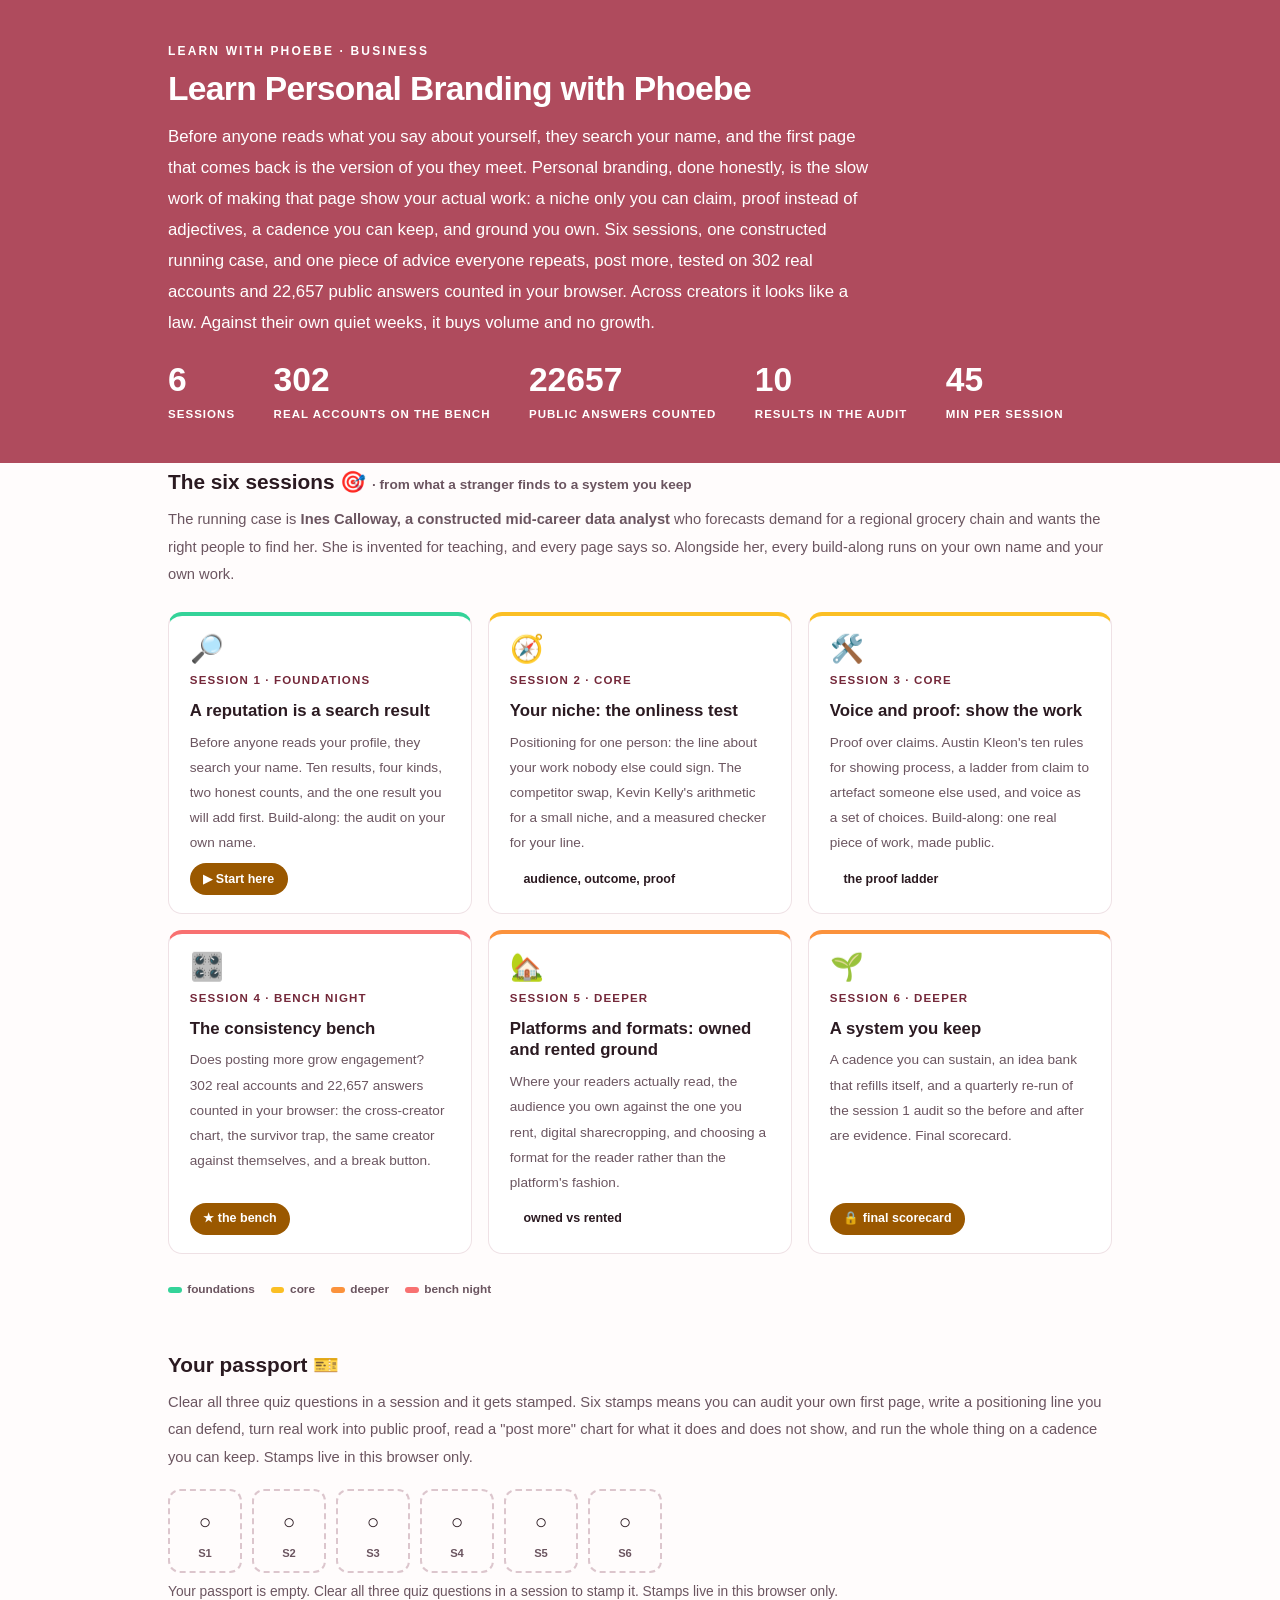
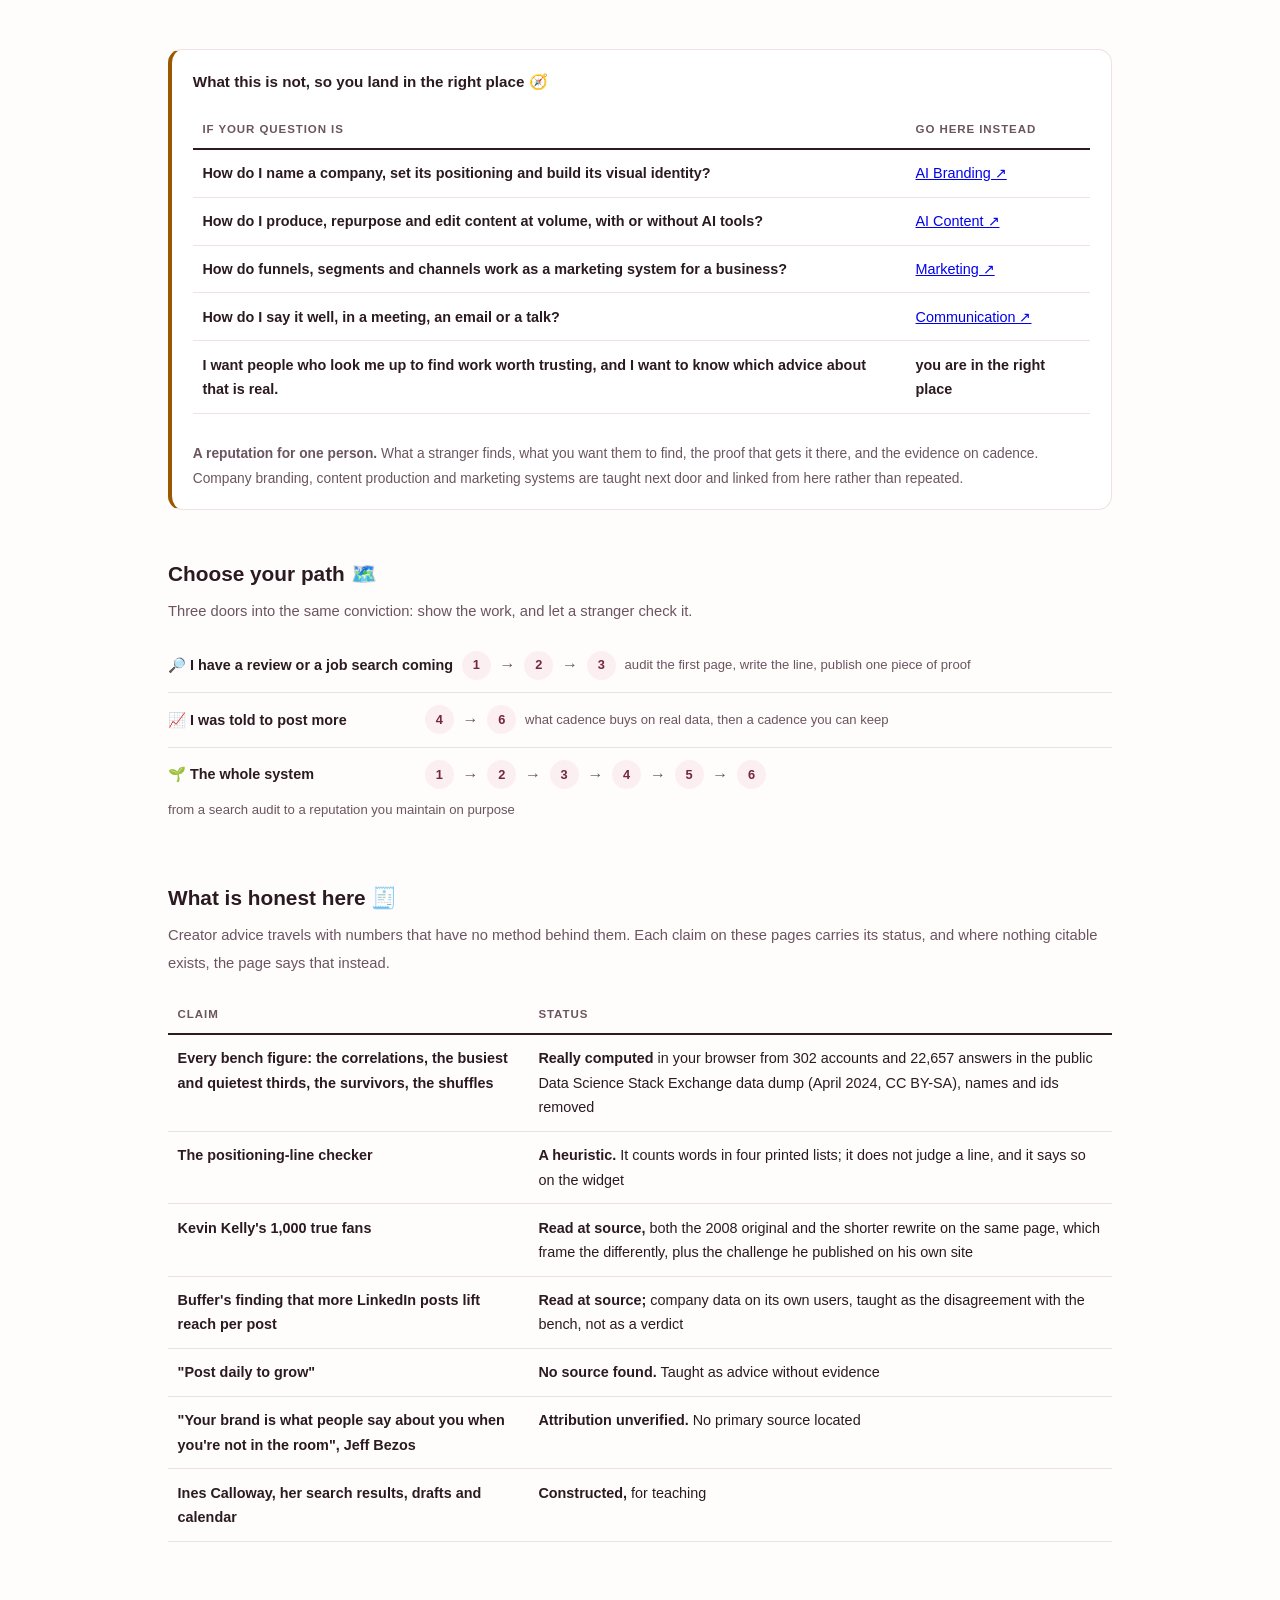
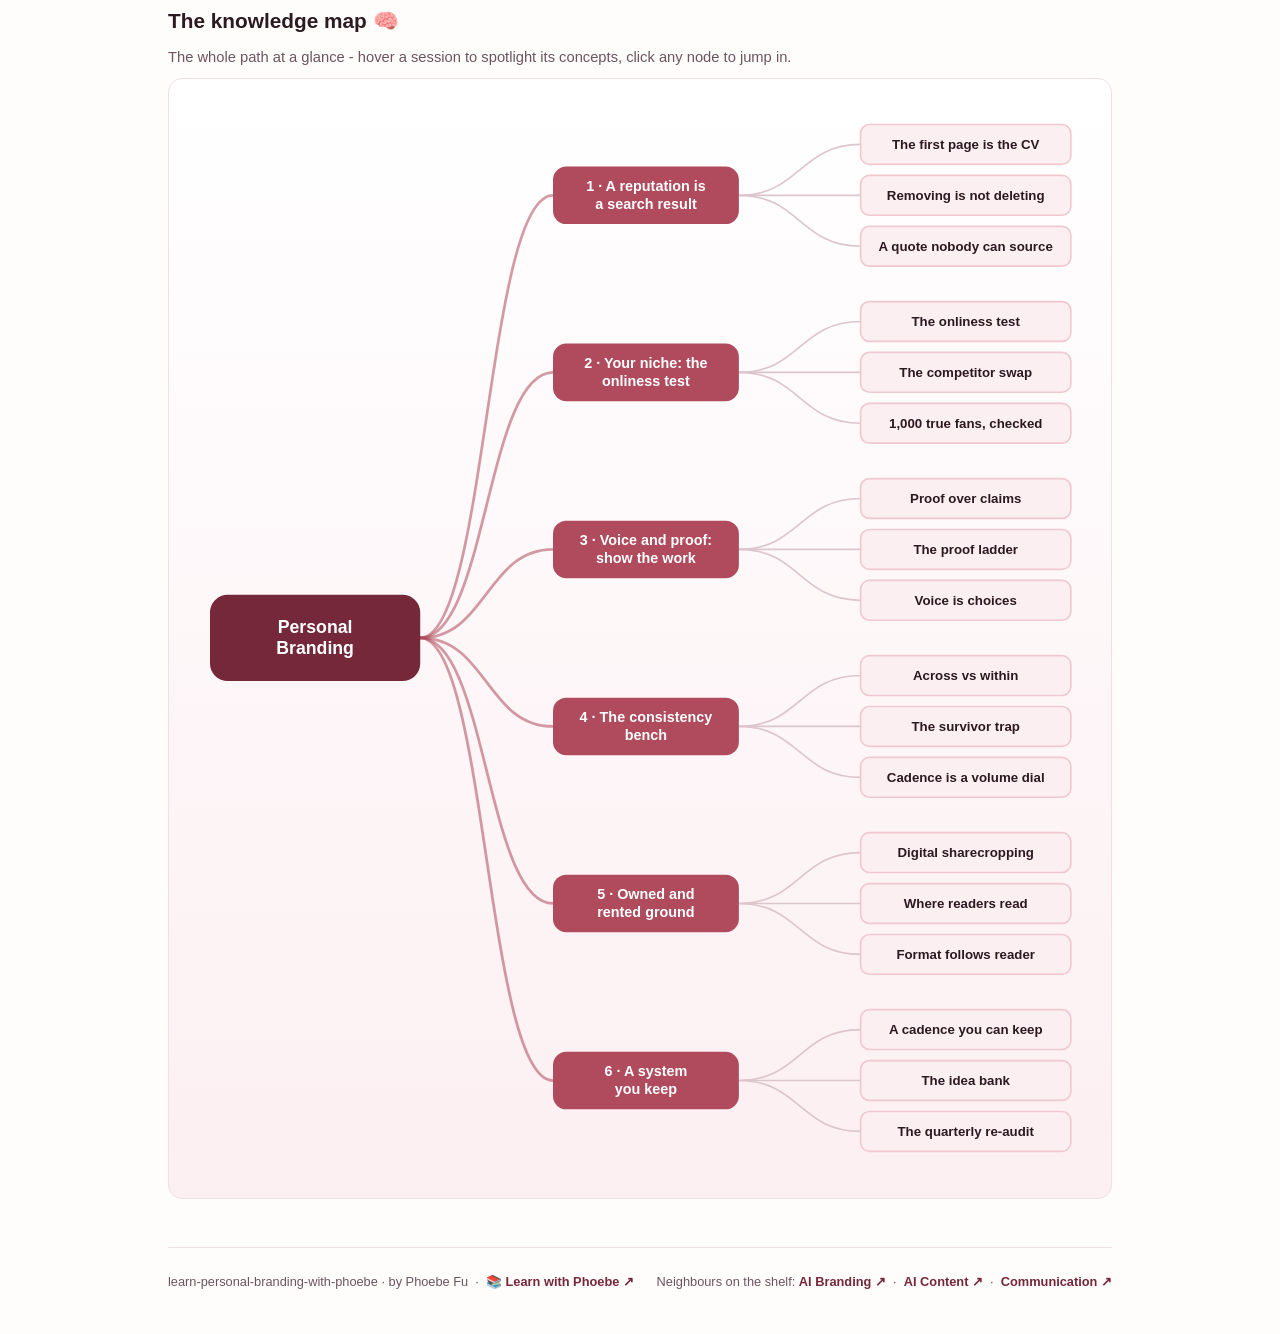
<file: index.html>
<!DOCTYPE html>
<html lang="en">
<head>
<meta charset="UTF-8">
<meta name="viewport" content="width=device-width, initial-scale=1.0">
<!-- social:start -->
<meta name="description" content="Six sessions on building a professional reputation people can find and check: the search audit, a niche only you can claim, proof over claims, a real-data test of the post-more advice, owned and rented ground, and a system you can keep. Free, by Phoebe Fu.">
<meta property="og:type" content="website">
<meta property="og:site_name" content="Learn with Phoebe">
<meta property="og:title" content="Learn Personal Branding with Phoebe">
<meta property="og:description" content="A reputation is a search result. Six sessions on making yours worth finding, with the post-more advice tested on 302 real accounts in your browser.">
<meta property="og:url" content="https://phoebefu6.github.io/learn-personal-branding-with-phoebe/">
<meta property="og:image" content="https://phoebefu6.github.io/learn-personal-branding-with-phoebe/assets/og-cover.png">
<meta property="og:image:width" content="1200">
<meta property="og:image:height" content="630">
<meta name="twitter:card" content="summary_large_image">
<meta name="twitter:title" content="Learn Personal Branding with Phoebe">
<meta name="twitter:description" content="Does posting more grow engagement? Tested on 302 real accounts, counted in your browser.">
<meta name="twitter:image" content="https://phoebefu6.github.io/learn-personal-branding-with-phoebe/assets/og-cover.png">
<!-- social:end -->
<title>Learn Personal Branding with Phoebe</title>
<link rel="stylesheet" href="assets/style.css?v=23">
<style>

  .stats-row { display: flex; gap: 2.4rem; margin-top: 1.5rem; flex-wrap: wrap; }
  .stat b { display: block; font-size: 2.1rem; font-weight: 800; line-height: 1.05; font-variant-numeric: tabular-nums; }
  .stat span { font-size: .72rem; opacity: 1; text-transform: uppercase; letter-spacing: .09em; font-weight: 600; }

  .course-grid { display: grid; grid-template-columns: repeat(auto-fit, minmax(17rem, 1fr)); gap: 1rem; margin-top: 1.5rem; }
  .course-card {
    border: 1px solid var(--hairline);
    border-top: 4px solid var(--diff, var(--indigo));
    border-radius: var(--radius);
    padding: 1.2rem 1.3rem 1.1rem;
    display: flex;
    flex-direction: column;
    gap: .5rem;
    text-decoration: none;
    color: var(--ink);
    background: #fff;
    transition: box-shadow .15s ease, border-color .15s ease, transform .15s ease;
    position: relative;
  }
  .course-card:hover { border-color: var(--indigo-soft); border-top-color: var(--diff, var(--indigo)); box-shadow: 0 8px 28px rgba(var(--shadow-rgb),.16); transform: translateY(-3px); }
  .course-card .cicon { font-size: 1.7rem; line-height: 1; }
  .course-card .cnum { font-size: .72rem; font-weight: 700; color: var(--indigo); text-transform: uppercase; letter-spacing: .1em; }
  .course-card h3 { font-size: 1.05rem; font-weight: 800; line-height: 1.3; }
  .course-card p { font-size: .85rem; color: var(--muted); flex: 1; }
  .course-card .meta { display: flex; gap: .4rem; flex-wrap: wrap; }

  .diff-legend { display: flex; gap: 1rem; margin-top: 1.6rem; font-size: .74rem; color: var(--muted); font-weight: 600; flex-wrap: wrap; }
  .diff-legend i { display: inline-block; width: .85rem; height: .35rem; border-radius: 999px; margin-right: .35rem; vertical-align: middle; }

  .paths { margin-top: 2.6rem; }
  .paths h2 { font-size: 1.3rem; font-weight: 800; margin-bottom: .3rem; }
  .paths .plede { color: var(--muted); font-size: .92rem; margin-bottom: .8rem; }
  .path { display: flex; gap: .55rem; align-items: center; padding: .75rem 0; border-bottom: .5px solid var(--hairline); flex-wrap: wrap; }
  .path:last-child { border-bottom: none; }
  .path b { min-width: 15.5rem; font-size: .9rem; }
  .path .pstep { background: var(--indigo-50); color: var(--indigo-deep); border-radius: 999px; padding: .16rem .68rem; font-weight: 700; font-size: .8rem; text-decoration: none; transition: all .12s ease; }
  .path .pstep:hover { background: var(--indigo); color: #fff; }
  .path .parr { color: var(--muted); font-weight: 700; }

  .mm-section { margin-top: 1.6rem; }
  .mm-section h2 { font-size: 1.3rem; font-weight: 800; margin-bottom: .2rem; }
  .mm-section .mm-lede { color: var(--muted); font-size: .92rem; margin-bottom: .4rem; }
  .mm-wrap { border: 1px solid var(--hairline); border-radius: var(--radius); background: linear-gradient(180deg,#fff,var(--indigo-50)); padding: .6rem; overflow-x: auto; }
  .mm-svg { width: 100%; height: auto; display: block; max-width: 60rem; margin: 0 auto; min-width: 34rem; }
  .mm-link { cursor: pointer; text-decoration: none; }
  .mm-node rect { transition: opacity .15s ease, filter .15s ease; }
  .mm-node text { pointer-events: none; }
  .mm-link:hover .mm-node rect { filter: brightness(1.06); }
  .mm-edge { transition: opacity .15s ease; }

  .not-this { border: 1px solid var(--hairline); border-left: 4px solid var(--clay); border-radius: var(--radius); background: #fff; padding: 1.1rem 1.3rem; margin-top: 1.2rem; }
  .not-this h3 { font-size: .95rem; font-weight: 800; margin-bottom: .5rem; }
</style>
<style>/* contrast-patch-2 */ .cnum, .course-card .cnum, .paths a, .pagefoot a, .pstep, .path .pstep { color: var(--indigo-deep); }</style>
</head>
<body>

<header class="masthead">
  <div class="wrap">
    <div class="eyebrow">Learn with Phoebe · Business</div>
    <h1>Learn <span class="accent">Personal Branding</span> with Phoebe</h1>
    <p class="sub">Before anyone reads what you say about yourself, they search your name, and the first page that comes back is the version of you they meet. Personal branding, done honestly, is the slow work of making that page show your actual work: a niche only you can claim, proof instead of adjectives, a cadence you can keep, and ground you own. Six sessions, one constructed running case, and one piece of advice everyone repeats, post more, tested on 302 real accounts and 22,657 public answers counted in your browser. Across creators it looks like a law. Against their own quiet weeks, it buys volume and no growth.</p>
    <div class="stats-row">
      <div class="stat"><b data-count="6">6</b><span>sessions</span></div>
      <div class="stat"><b data-count="302">302</b><span>real accounts on the bench</span></div>
      <div class="stat"><b data-count="22657">22,657</b><span>public answers counted</span></div>
      <div class="stat"><b data-count="10">10</b><span>results in the audit</span></div>
      <div class="stat"><b data-count="45">45</b><span>min per session</span></div>
    </div>
  </div>
</header>

<main class="wrap">

  <section class="section">
    <div class="paths" style="margin-top:0">
      <h2>The six sessions 🎯 <span style="font-size:.85rem;font-weight:600;color:var(--muted)">· from what a stranger finds to a system you keep</span></h2>
      <p class="plede">The running case is <strong>Ines Calloway, a constructed mid-career data analyst</strong> who forecasts demand for a regional grocery chain and wants the right people to find her. She is invented for teaching, and every page says so. Alongside her, every build-along runs on your own name and your own work.</p>
    </div>

    <div class="course-grid">
      <a class="course-card" href="courses/01-a-reputation-is-a-search-result.html" style="--diff:#34D399">
        <span class="cicon">🔎</span>
        <span class="cnum">Session 1 · foundations</span>
        <h3>A reputation is a search result</h3>
        <p>Before anyone reads your profile, they search your name. Ten results, four kinds, two honest counts, and the one result you will add first. Build-along: the audit on your own name.</p>
        <span class="meta"><span class="pill amber">▶ Start here</span></span>
      </a>
      <a class="course-card" href="courses/02-the-onliness-test.html" style="--diff:#FBBF24">
        <span class="cicon">🧭</span>
        <span class="cnum">Session 2 · core</span>
        <h3>Your niche: the onliness test</h3>
        <p>Positioning for one person: the line about your work nobody else could sign. The competitor swap, Kevin Kelly's arithmetic for a small niche, and a measured checker for your line.</p>
        <span class="meta"><span class="pill">audience, outcome, proof</span></span>
      </a>
      <a class="course-card" href="courses/03-show-the-work.html" style="--diff:#FBBF24">
        <span class="cicon">🛠️</span>
        <span class="cnum">Session 3 · core</span>
        <h3>Voice and proof: show the work</h3>
        <p>Proof over claims. Austin Kleon's ten rules for showing process, a ladder from claim to artefact someone else used, and voice as a set of choices. Build-along: one real piece of work, made public.</p>
        <span class="meta"><span class="pill">the proof ladder</span></span>
      </a>
      <a class="course-card" href="courses/04-the-consistency-bench.html" style="--diff:#F87171">
        <span class="cicon">🎛️</span>
        <span class="cnum">Session 4 · bench night</span>
        <h3>The consistency bench</h3>
        <p>Does posting more grow engagement? 302 real accounts and 22,657 answers counted in your browser: the cross-creator chart, the survivor trap, the same creator against themselves, and a break button.</p>
        <span class="meta"><span class="pill amber">★ the bench</span></span>
      </a>
      <a class="course-card" href="courses/05-owned-and-rented-ground.html" style="--diff:#FB923C">
        <span class="cicon">🏡</span>
        <span class="cnum">Session 5 · deeper</span>
        <h3>Platforms and formats: owned and rented ground</h3>
        <p>Where your readers actually read, the audience you own against the one you rent, digital sharecropping, and choosing a format for the reader rather than the platform's fashion.</p>
        <span class="meta"><span class="pill">owned vs rented</span></span>
      </a>
      <a class="course-card" href="courses/06-a-system-you-keep.html" style="--diff:#FB923C">
        <span class="cicon">🌱</span>
        <span class="cnum">Session 6 · deeper</span>
        <h3>A system you keep</h3>
        <p>A cadence you can sustain, an idea bank that refills itself, and a quarterly re-run of the session 1 audit so the before and after are evidence. Final scorecard.</p>
        <span class="meta"><span class="pill amber">🔒 final scorecard</span></span>
      </a>
    </div>

    <div class="diff-legend">
      <span><i style="background:#34D399"></i>foundations</span>
      <span><i style="background:#FBBF24"></i>core</span>
      <span><i style="background:#FB923C"></i>deeper</span>
      <span><i style="background:#F87171"></i>bench night</span>
    </div>
  </section>

  <section class="section">
    <div class="paths" style="margin-top:0">
      <h2>Your passport 🎫</h2>
      <p class="plede">Clear all three quiz questions in a session and it gets stamped. Six stamps means you can audit your own first page, write a positioning line you can defend, turn real work into public proof, read a "post more" chart for what it does and does not show, and run the whole thing on a cadence you can keep. Stamps live in this browser only.</p>
    </div>
    <div class="pp-strip"></div>
  </section>

  <section class="section">
    <div class="not-this">
      <h3>What this is not, so you land in the right place 🧭</h3>
      <table class="clean">
        <tr><th>If your question is</th><th>Go here instead</th></tr>
        <tr><td>How do I name a company, set its positioning and build its visual identity?</td><td><a href="https://phoebefu6.github.io/learn-ai-branding-with-phoebe/">AI Branding ↗</a></td></tr>
        <tr><td>How do I produce, repurpose and edit content at volume, with or without AI tools?</td><td><a href="https://phoebefu6.github.io/learn-ai-content-with-phoebe/">AI Content ↗</a></td></tr>
        <tr><td>How do funnels, segments and channels work as a marketing system for a business?</td><td><a href="https://phoebefu6.github.io/learn-marketing-with-phoebe/">Marketing ↗</a></td></tr>
        <tr><td>How do I say it well, in a meeting, an email or a talk?</td><td><a href="https://phoebefu6.github.io/learn-communication-with-phoebe/">Communication ↗</a></td></tr>
        <tr><td><strong>I want people who look me up to find work worth trusting, and I want to know which advice about that is real.</strong></td><td><strong>you are in the right place</strong></td></tr>
      </table>
      <p style="margin-top:.7rem;font-size:.86rem;color:var(--muted)"><strong>A reputation for one person.</strong> What a stranger finds, what you want them to find, the proof that gets it there, and the evidence on cadence. Company branding, content production and marketing systems are taught next door and linked from here rather than repeated.</p>
    </div>
  </section>

  <section class="section">
    <div class="paths">
      <h2>Choose your path 🗺️</h2>
      <p class="plede">Three doors into the same conviction: show the work, and let a stranger check it.</p>
      <div class="path"><b>🔎 I have a review or a job search coming</b>
        <a class="pstep" href="courses/01-a-reputation-is-a-search-result.html">1</a><span class="parr">→</span>
        <a class="pstep" href="courses/02-the-onliness-test.html">2</a><span class="parr">→</span>
        <a class="pstep" href="courses/03-show-the-work.html">3</a>
        <span style="font-size:.82rem;color:var(--muted)">audit the first page, write the line, publish one piece of proof</span>
      </div>
      <div class="path"><b>📈 I was told to post more</b>
        <a class="pstep" href="courses/04-the-consistency-bench.html">4</a><span class="parr">→</span>
        <a class="pstep" href="courses/06-a-system-you-keep.html">6</a>
        <span style="font-size:.82rem;color:var(--muted)">what cadence buys on real data, then a cadence you can keep</span>
      </div>
      <div class="path"><b>🌱 The whole system</b>
        <a class="pstep" href="courses/01-a-reputation-is-a-search-result.html">1</a><span class="parr">→</span>
        <a class="pstep" href="courses/02-the-onliness-test.html">2</a><span class="parr">→</span>
        <a class="pstep" href="courses/03-show-the-work.html">3</a><span class="parr">→</span>
        <a class="pstep" href="courses/04-the-consistency-bench.html">4</a><span class="parr">→</span>
        <a class="pstep" href="courses/05-owned-and-rented-ground.html">5</a><span class="parr">→</span>
        <a class="pstep" href="courses/06-a-system-you-keep.html">6</a>
        <span style="font-size:.82rem;color:var(--muted)">from a search audit to a reputation you maintain on purpose</span>
      </div>
    </div>
  </section>

  <section class="section">
    <div class="paths" style="margin-top:0">
      <h2>What is honest here 🧾</h2>
      <p class="plede">Creator advice travels with numbers that have no method behind them. Each claim on these pages carries its status, and where nothing citable exists, the page says that instead.</p>
    </div>
    <table class="clean">
      <tr><th>Claim</th><th>Status</th></tr>
      <tr><td>Every bench figure: the correlations, the busiest and quietest thirds, the survivors, the shuffles</td><td><strong>Really computed</strong> in your browser from 302 accounts and 22,657 answers in the public Data Science Stack Exchange data dump (April 2024, CC BY-SA), names and ids removed</td></tr>
      <tr><td>The positioning-line checker</td><td><strong>A heuristic.</strong> It counts words in four printed lists; it does not judge a line, and it says so on the widget</td></tr>
      <tr><td>Kevin Kelly's 1,000 true fans</td><td><strong>Read at source,</strong> both the 2008 original and the shorter rewrite on the same page, which frame the  differently, plus the challenge he published on his own site</td></tr>
      <tr><td>Buffer's finding that more LinkedIn posts lift reach per post</td><td><strong>Read at source;</strong> company data on its own users, taught as the disagreement with the bench, not as a verdict</td></tr>
      <tr><td>"Post daily to grow"</td><td><strong>No source found.</strong> Taught as advice without evidence</td></tr>
      <tr><td>"Your brand is what people say about you when you're not in the room", Jeff Bezos</td><td><strong>Attribution unverified.</strong> No primary source located</td></tr>
      <tr><td>Ines Calloway, her search results, drafts and calendar</td><td><strong>Constructed,</strong> for teaching</td></tr>
    </table>
  </section>

  <section class="section mm-section">
    <h2>The knowledge map 🧠</h2>
    <p class="mm-lede">The whole path at a glance - hover a session to spotlight its concepts, click any node to jump in.</p>
    <div class="mm-wrap"><div id="mindmap"></div></div>
  </section>

  <footer class="pagefoot">
    <span>learn-personal-branding-with-phoebe · by Phoebe Fu &nbsp;·&nbsp; 📚 <a href="https://phoebefu6.github.io/learn-with-phoebe/">Learn with Phoebe ↗</a></span>
    <span>Neighbours on the shelf: <a href="https://phoebefu6.github.io/learn-ai-branding-with-phoebe/">AI Branding ↗</a> &nbsp;·&nbsp; <a href="https://phoebefu6.github.io/learn-ai-content-with-phoebe/">AI Content ↗</a> &nbsp;·&nbsp; <a href="https://phoebefu6.github.io/learn-communication-with-phoebe/">Communication ↗</a></span>
  </footer>

</main>

<script>
window.MINDMAP_DATA = {
 "title": "Personal\nBranding",
 "centerColor": "#74283A",
 "sessions": [
  {
   "label": "A reputation is\na search result",
   "href": "courses/01-a-reputation-is-a-search-result.html",
   "color": "#34D399",
   "concepts": [
    {
     "label": "The first page is the CV",
     "href": "courses/01-a-reputation-is-a-search-result.html"
    },
    {
     "label": "Removing is not deleting",
     "href": "courses/01-a-reputation-is-a-search-result.html"
    },
    {
     "label": "A quote nobody can source",
     "href": "courses/01-a-reputation-is-a-search-result.html"
    }
   ]
  },
  {
   "label": "Your niche: the\nonliness test",
   "href": "courses/02-the-onliness-test.html",
   "color": "#FBBF24",
   "concepts": [
    {
     "label": "The onliness test",
     "href": "courses/02-the-onliness-test.html"
    },
    {
     "label": "The competitor swap",
     "href": "courses/02-the-onliness-test.html"
    },
    {
     "label": "1,000 true fans, checked",
     "href": "courses/02-the-onliness-test.html"
    }
   ]
  },
  {
   "label": "Voice and proof:\nshow the work",
   "href": "courses/03-show-the-work.html",
   "color": "#FBBF24",
   "concepts": [
    {
     "label": "Proof over claims",
     "href": "courses/03-show-the-work.html"
    },
    {
     "label": "The proof ladder",
     "href": "courses/03-show-the-work.html"
    },
    {
     "label": "Voice is choices",
     "href": "courses/03-show-the-work.html"
    }
   ]
  },
  {
   "label": "The consistency\nbench",
   "href": "courses/04-the-consistency-bench.html",
   "color": "#F87171",
   "concepts": [
    {
     "label": "Across vs within",
     "href": "courses/04-the-consistency-bench.html"
    },
    {
     "label": "The survivor trap",
     "href": "courses/04-the-consistency-bench.html"
    },
    {
     "label": "Cadence is a volume dial",
     "href": "courses/04-the-consistency-bench.html"
    }
   ]
  },
  {
   "label": "Owned and\nrented ground",
   "href": "courses/05-owned-and-rented-ground.html",
   "color": "#FB923C",
   "concepts": [
    {
     "label": "Digital sharecropping",
     "href": "courses/05-owned-and-rented-ground.html"
    },
    {
     "label": "Where readers read",
     "href": "courses/05-owned-and-rented-ground.html"
    },
    {
     "label": "Format follows reader",
     "href": "courses/05-owned-and-rented-ground.html"
    }
   ]
  },
  {
   "label": "A system\nyou keep",
   "href": "courses/06-a-system-you-keep.html",
   "color": "#FB923C",
   "concepts": [
    {
     "label": "A cadence you can keep",
     "href": "courses/06-a-system-you-keep.html"
    },
    {
     "label": "The idea bank",
     "href": "courses/06-a-system-you-keep.html"
    },
    {
     "label": "The quarterly re-audit",
     "href": "courses/06-a-system-you-keep.html"
    }
   ]
  }
 ]
};
</script>
<script src="assets/mindmap.js?v=1"></script>
<script src="assets/app.js?v=20"></script>
</body>
</html>
</file>
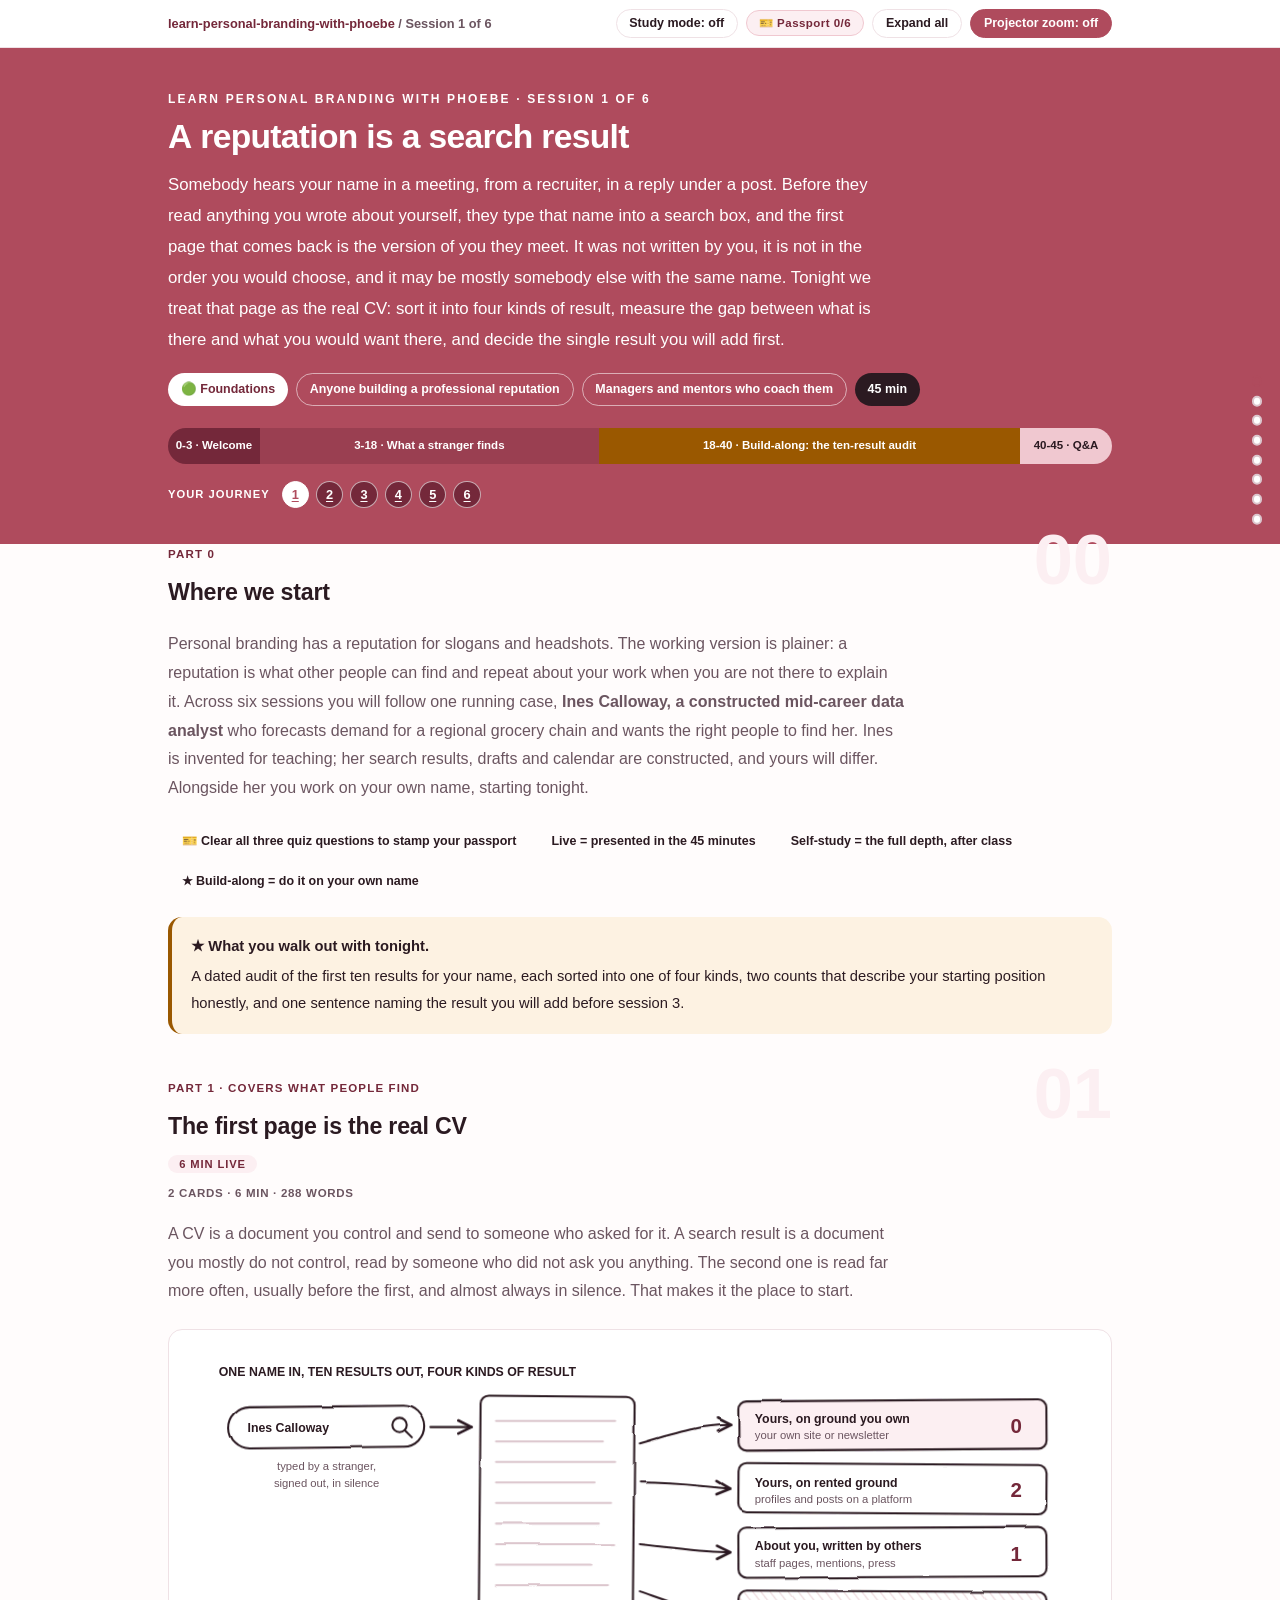
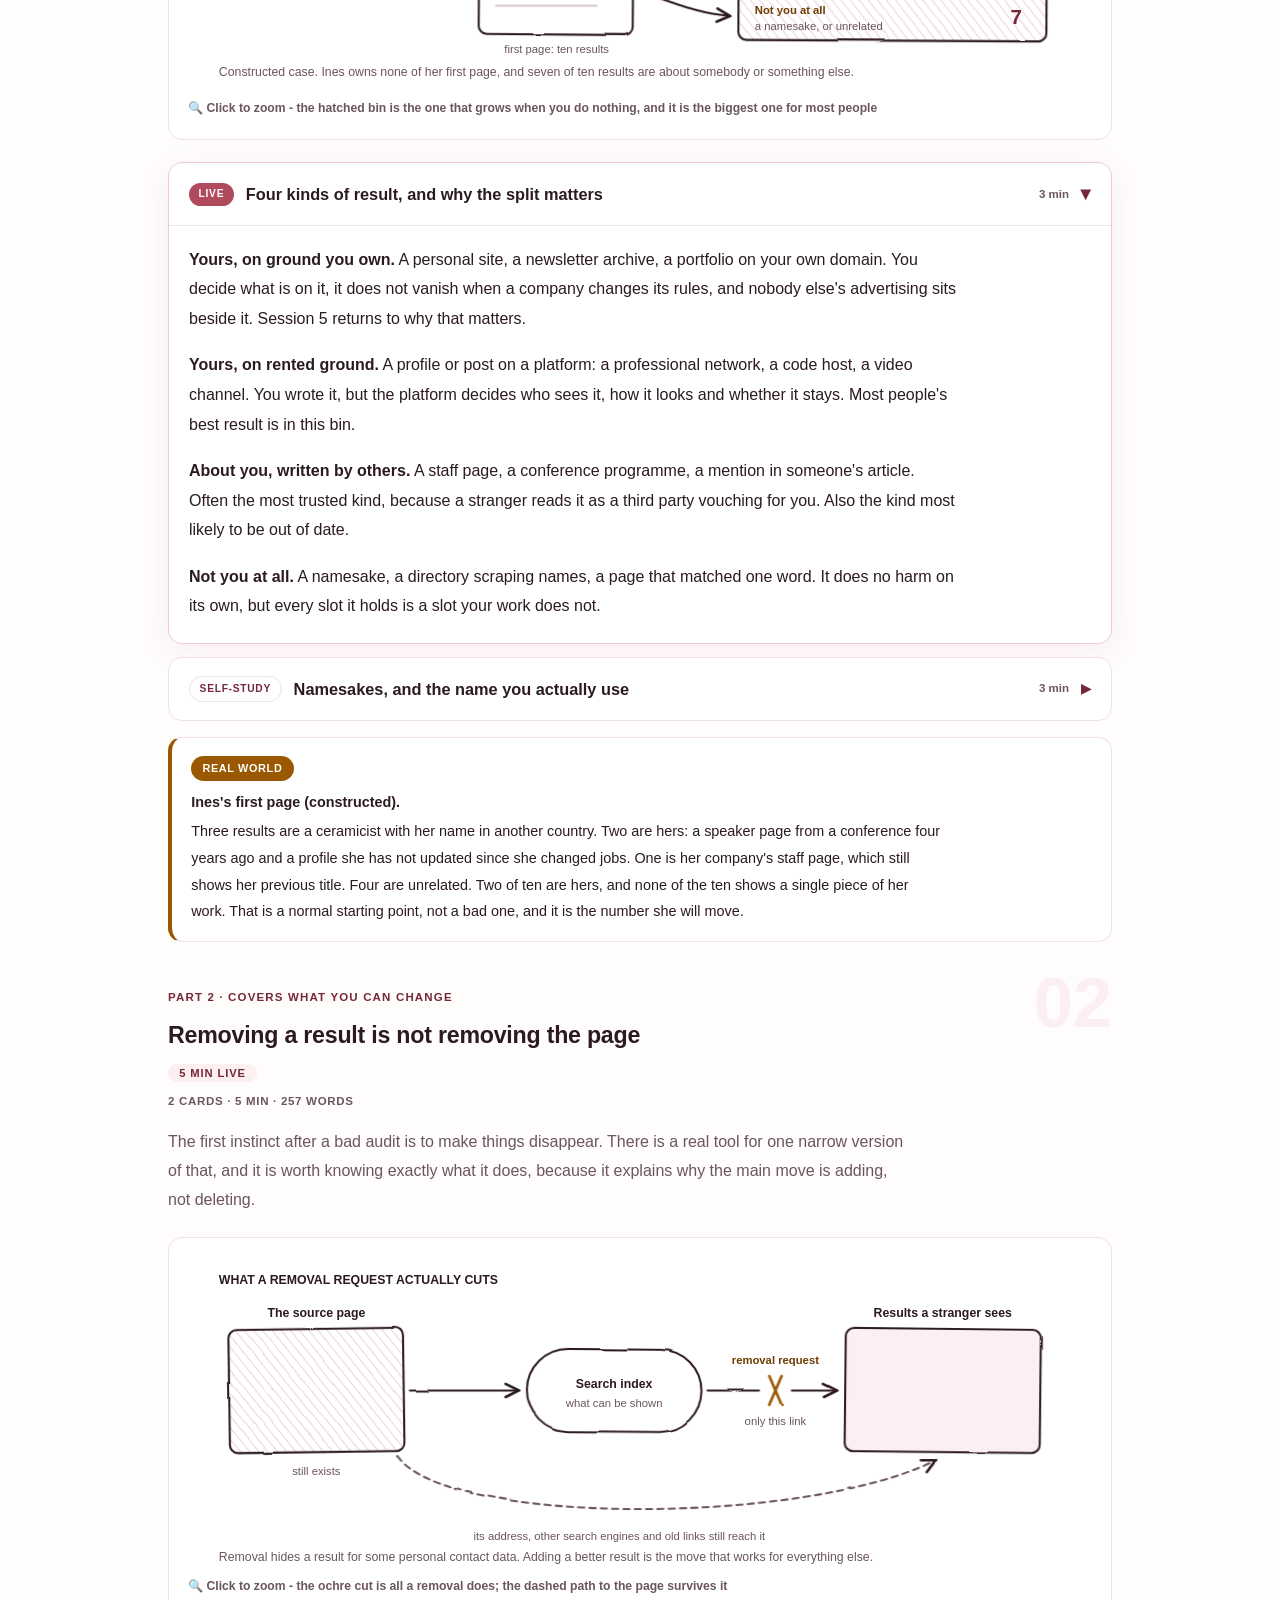
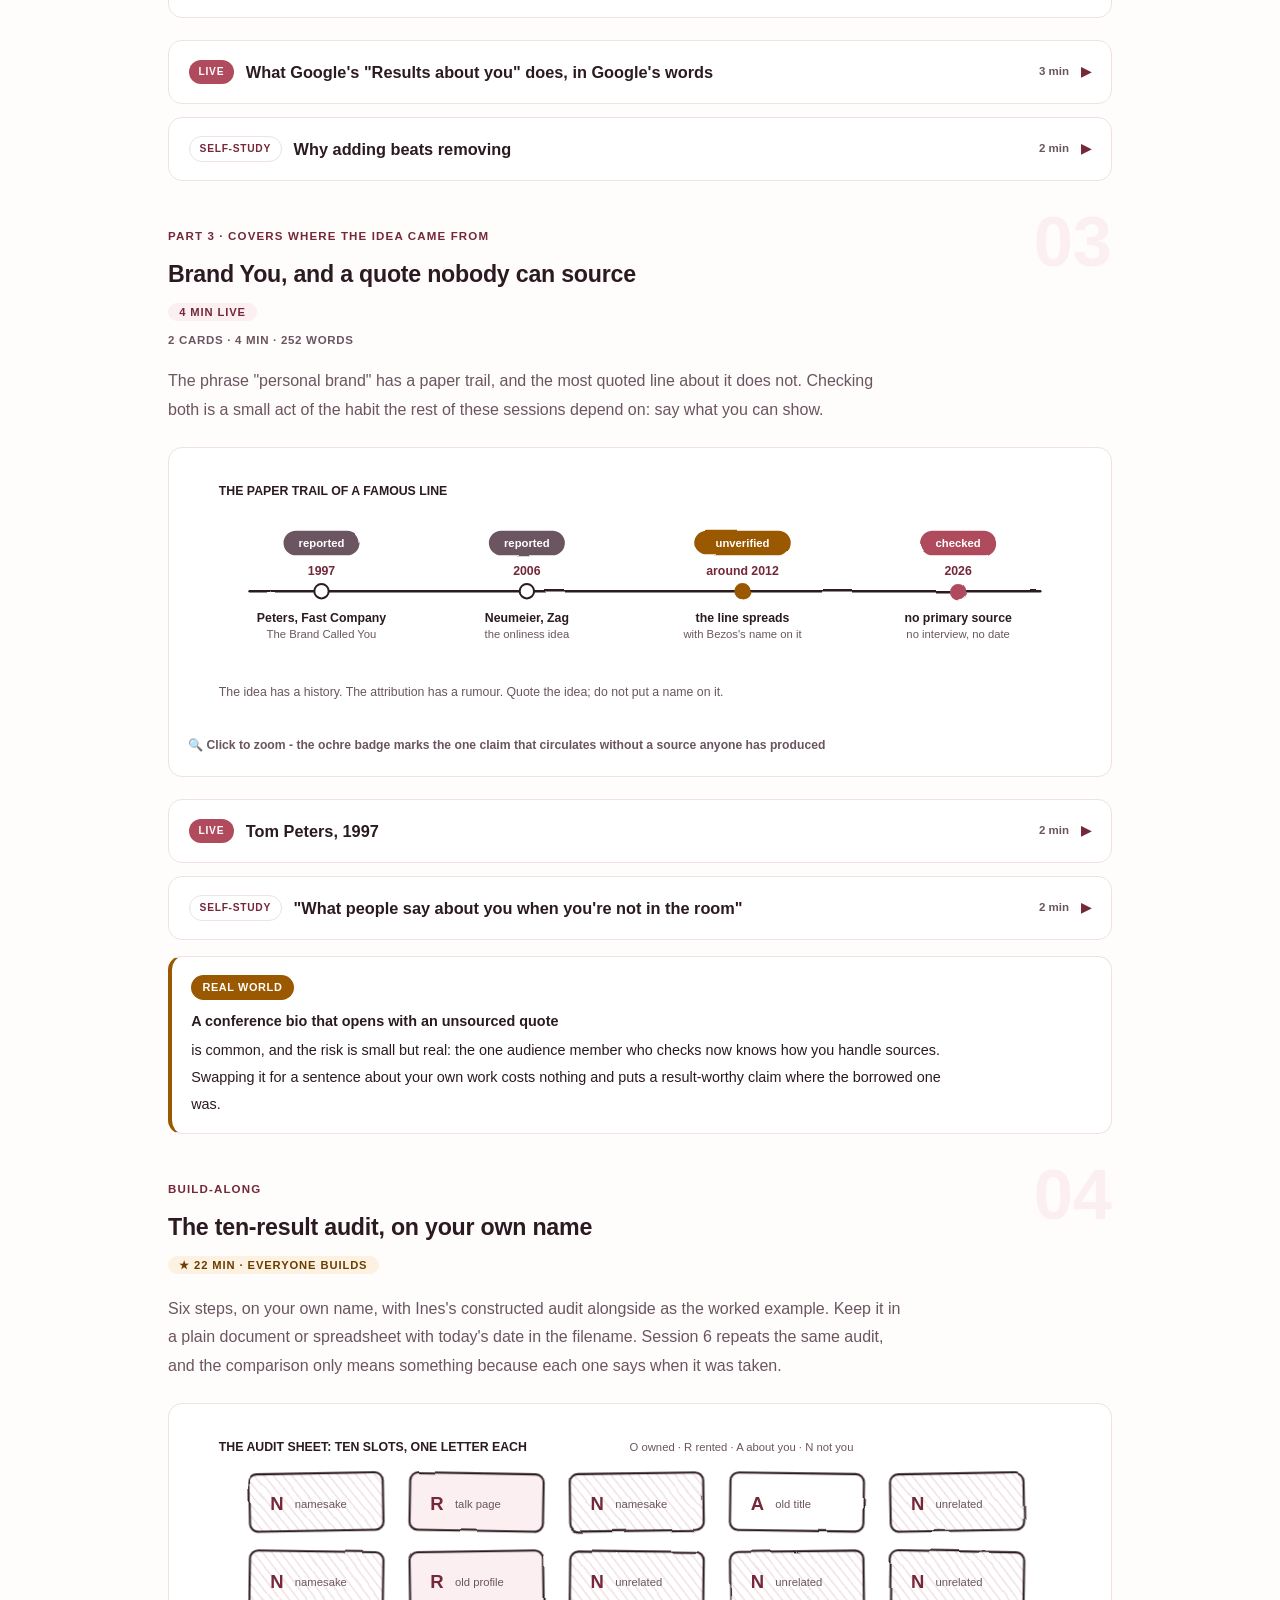
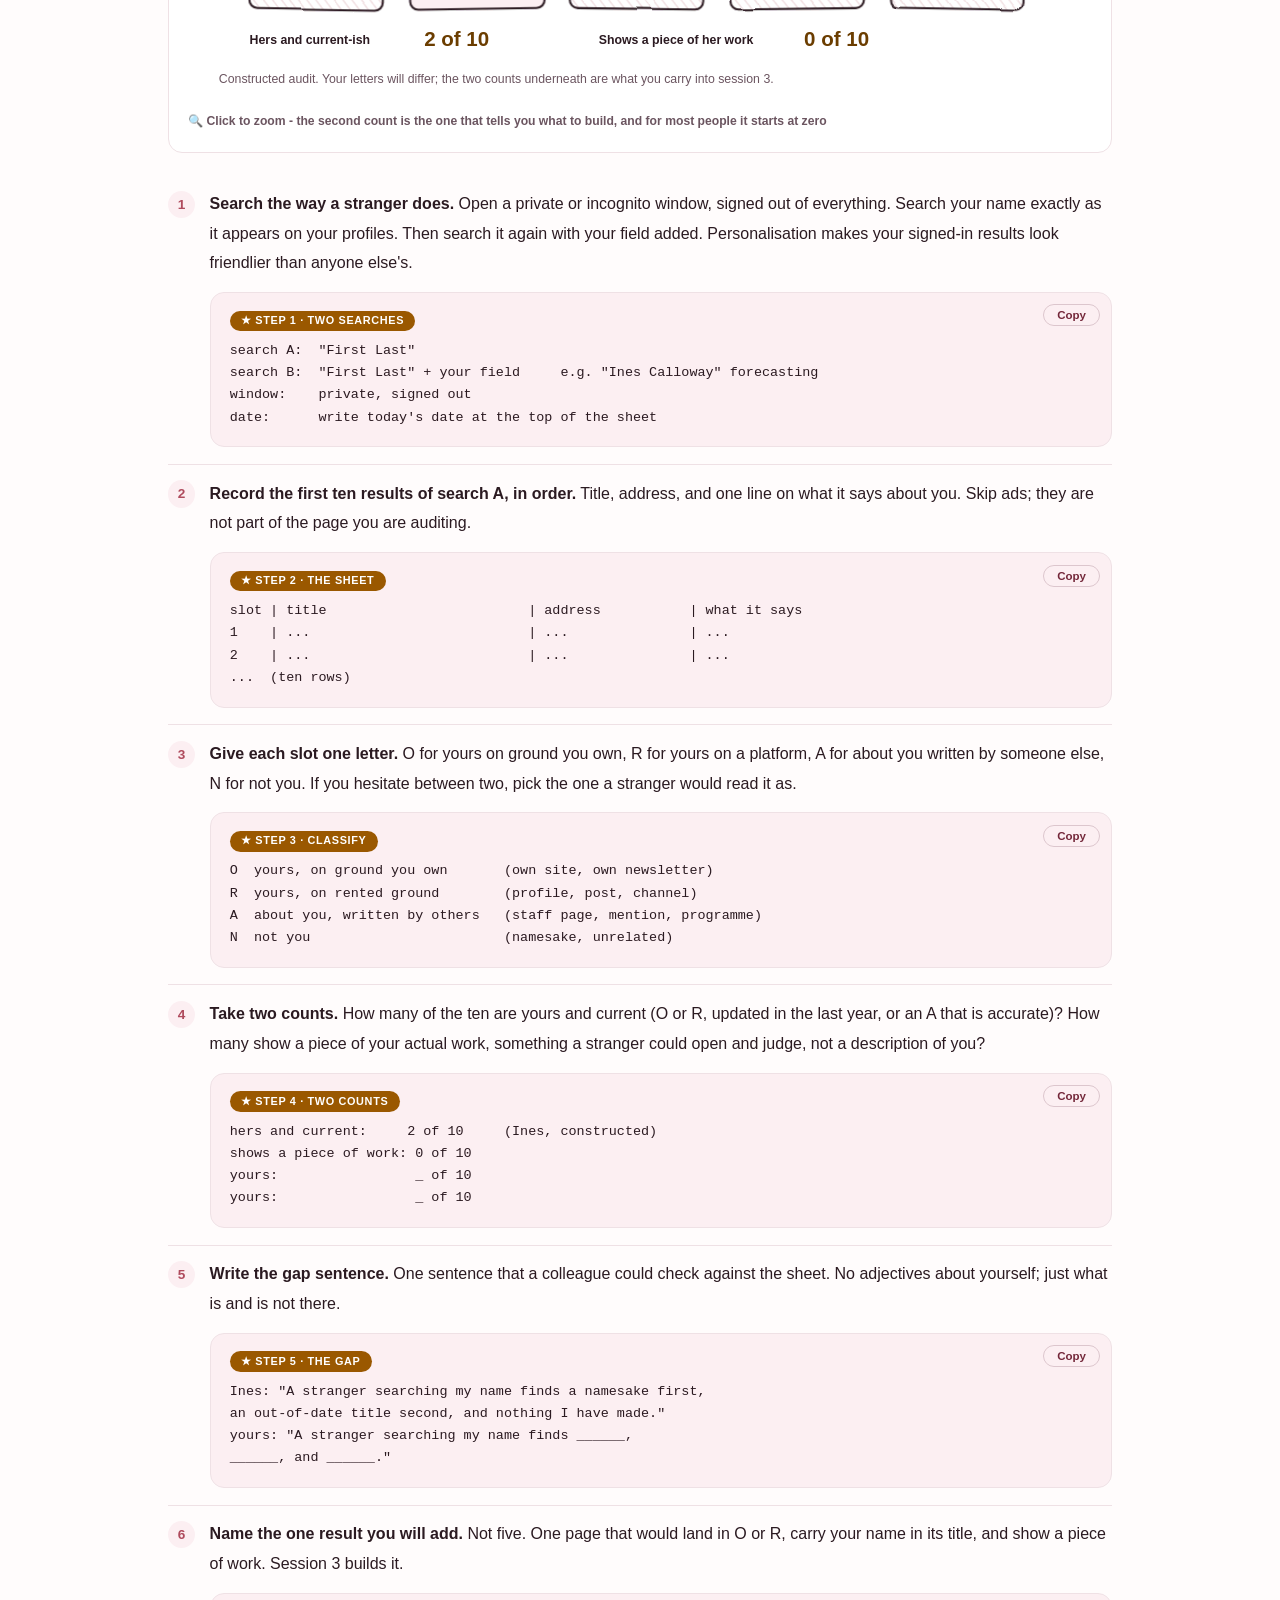
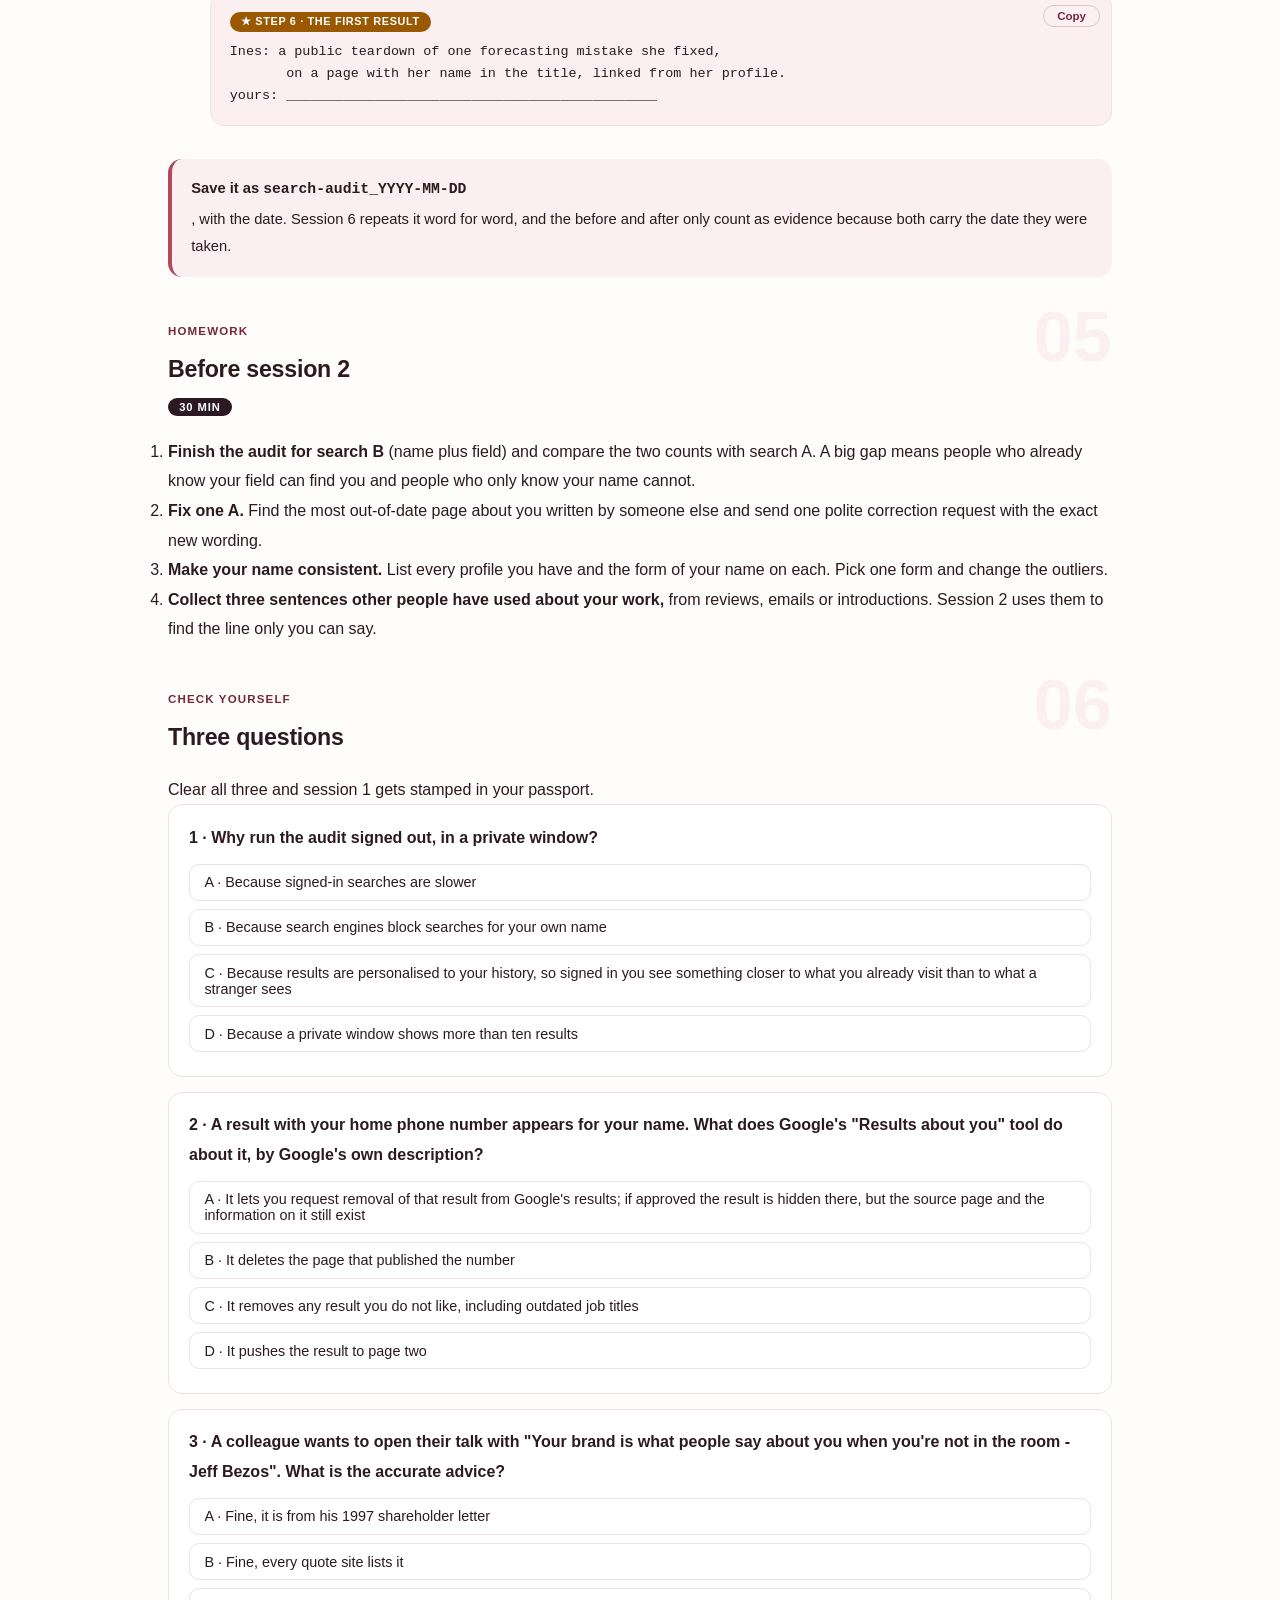
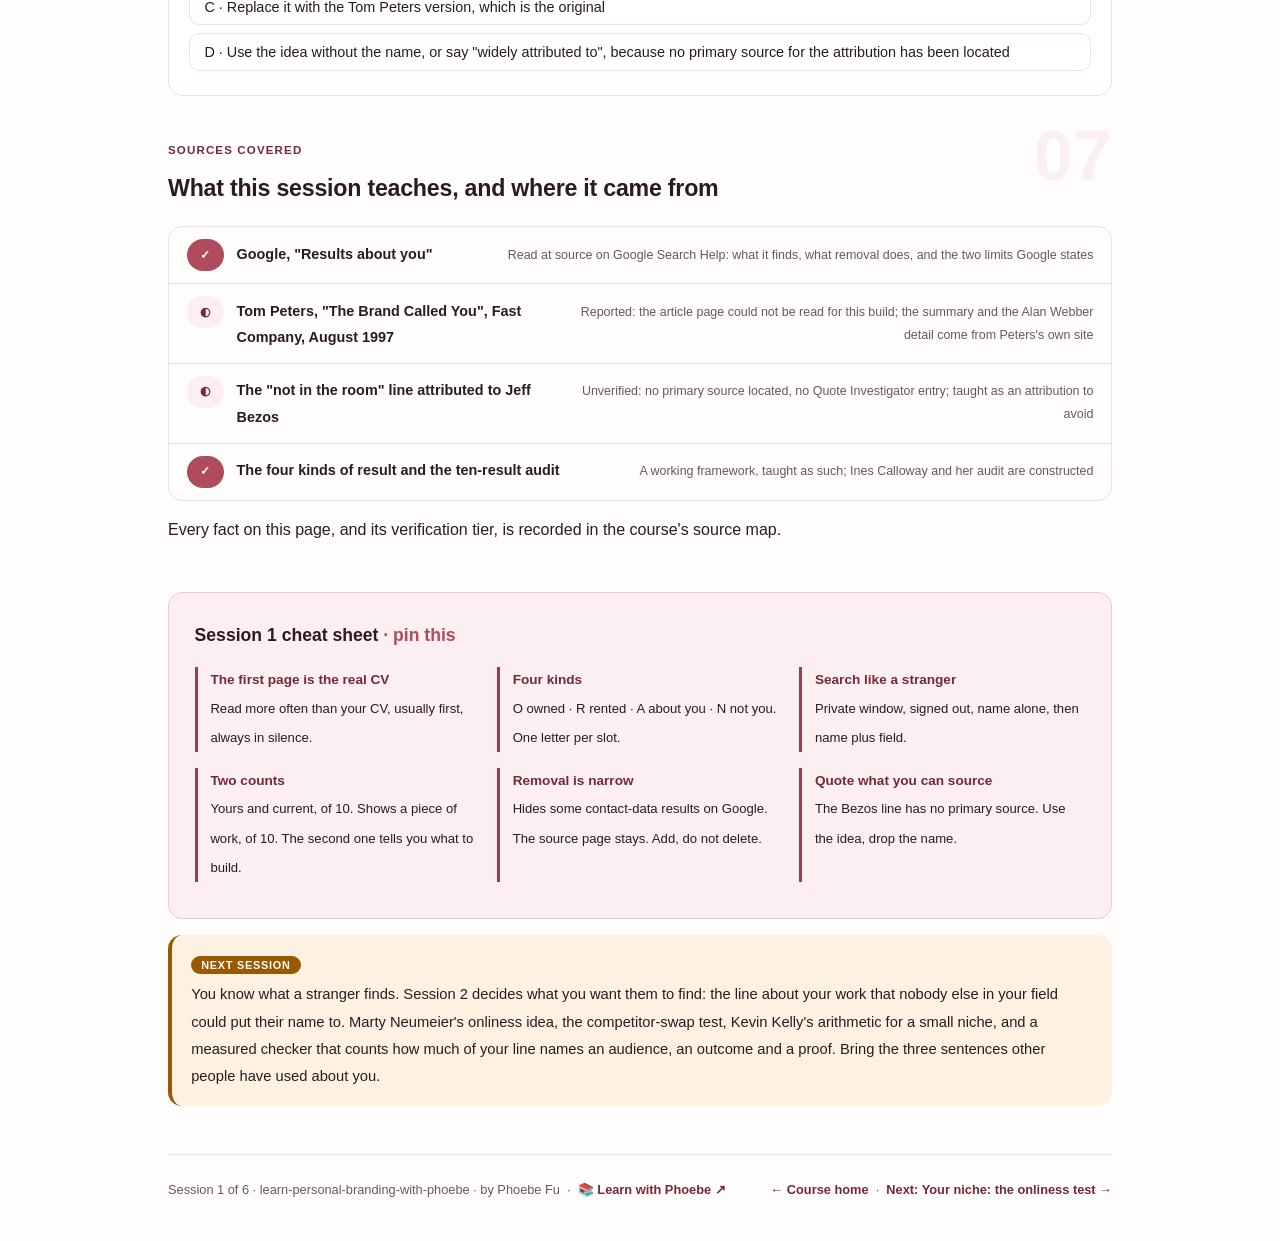
<file: courses/01-a-reputation-is-a-search-result.html>
<!DOCTYPE html>
<html lang="en">
<head>
<meta charset="UTF-8">
<meta name="viewport" content="width=device-width, initial-scale=1.0">
<!-- social:start -->
<meta name="description" content="Session 1 of 6. Before anyone reads your profile they search your name. Ten results, four kinds, and an audit you can run tonight on your own first page.">
<meta property="og:type" content="article">
<meta property="og:site_name" content="Learn with Phoebe">
<meta property="og:title" content="A reputation is a search result - learn personal branding with phoebe">
<meta property="og:description" content="Session 1 of 6. The first page of results is the real CV. Sort it into four kinds, find the gap, and write the one result you will add.">
<meta property="og:url" content="https://phoebefu6.github.io/learn-personal-branding-with-phoebe/courses/01-a-reputation-is-a-search-result.html">
<meta property="og:image" content="https://phoebefu6.github.io/learn-personal-branding-with-phoebe/assets/og-cover.png">
<meta property="og:image:width" content="1200">
<meta property="og:image:height" content="630">
<meta name="twitter:card" content="summary_large_image">
<meta name="twitter:title" content="A reputation is a search result - learn personal branding with phoebe">
<meta name="twitter:description" content="Session 1 of 6. Ten results, four kinds, one audit.">
<meta name="twitter:image" content="https://phoebefu6.github.io/learn-personal-branding-with-phoebe/assets/og-cover.png">
<!-- social:end -->
<title>Session 1 · A reputation is a search result - learn personal branding with phoebe</title>
<link rel="stylesheet" href="../assets/style.css?v=22">
</head>
<body>

<div class="toolbar">
  <div class="wrap">
    <span class="crumb"><a href="../index.html">learn-personal-branding-with-phoebe</a> / Session 1 of 6</span>
    <button class="btn" id="toggle-all" type="button">Expand all</button>
    <button class="btn primary" id="zoom-toggle" type="button">Projector zoom: off</button>
  </div>
</div>

<header class="masthead">
  <div class="wrap">
    <div class="eyebrow">Learn Personal Branding with Phoebe · Session 1 of 6</div>
    <h1>A reputation is <span class="accent">a search result</span></h1>
    <p class="sub">Somebody hears your name in a meeting, from a recruiter, in a reply under a post. Before they read anything you wrote about yourself, they type that name into a search box, and the first page that comes back is the version of you they meet. It was not written by you, it is not in the order you would choose, and it may be mostly somebody else with the same name. Tonight we treat that page as the real CV: sort it into four kinds of result, measure the gap between what is there and what you would want there, and decide the single result you will add first.</p>
    <div class="chip-row">
      <span class="chip level">🟢 Foundations</span>
      <span class="chip audience">Anyone building a professional reputation</span>
      <span class="chip audience">Managers and mentors who coach them</span>
      <span class="chip time">45 min</span>
    </div>
    <div class="agenda">
      <span class="a1" style="flex:1">0-3 · Welcome</span>
      <span class="a2" style="flex:4">3-18 · What a stranger finds</span>
      <span class="a3" style="flex:5">18-40 · Build-along: the ten-result audit</span>
      <span class="a4" style="flex:1">40-45 · Q&amp;A</span>
    </div>
  </div>
</header>

<main class="wrap">

  <section class="section" id="intro">
    <div class="section-kicker">
      <span class="klabel">Part 0</span>
      <h2>Where we start</h2>
    </div>
    <p class="lede">Personal branding has a reputation for slogans and headshots. The working version is plainer: a reputation is what other people can find and repeat about your work when you are not there to explain it. Across six sessions you will follow one running case, <strong>Ines Calloway, a constructed mid-career data analyst</strong> who forecasts demand for a regional grocery chain and wants the right people to find her. Ines is invented for teaching; her search results, drafts and calendar are constructed, and yours will differ. Alongside her you work on your own name, starting tonight.</p>

    <div class="legend">
      <span class="pill">🎫 Clear all three quiz questions to stamp your passport</span>
      <span class="pill">Live = presented in the 45 minutes</span>
      <span class="pill">Self-study = the full depth, after class</span>
      <span class="pill">★ Build-along = do it on your own name</span>
    </div>

    <div class="callout win">
      <p><strong>★ What you walk out with tonight.</strong> A dated audit of the first ten results for your name, each sorted into one of four kinds, two counts that describe your starting position honestly, and one sentence naming the result you will add before session 3.</p>
    </div>
  </section>

  <section class="section" id="part-1">
    <div class="section-kicker">
      <span class="klabel">Part 1 · covers what people find</span>
      <h2>The first page is the real CV</h2>
      <span class="tag concept">6 min live</span>
    </div>
    <p class="lede">A CV is a document you control and send to someone who asked for it. A search result is a document you mostly do not control, read by someone who did not ask you anything. The second one is read far more often, usually before the first, and almost always in silence. That makes it the place to start.</p>

    <figure class="zoomable">
      <svg viewBox="0 0 880 330" xmlns="http://www.w3.org/2000/svg" role="img" aria-label="A name is typed into a search box and returns ten results. The ten are sorted into four bins: yours and owned, yours on rented ground, about you but written by others, and not you at all. In the constructed case of Ines Calloway the bins hold 0, 2, 1 and 7 results.">
        <defs>
          <filter id="s1aSk" x="-3%" y="-3%" width="106%" height="106%"><feTurbulence type="fractalNoise" baseFrequency="0.02" numOctaves="2" seed="11" result="n"/><feDisplacementMap in="SourceGraphic" in2="n" scale="2.4" xChannelSelector="R" yChannelSelector="G"/></filter>
          <pattern id="s1aHc" patternUnits="userSpaceOnUse" width="7" height="7" patternTransform="rotate(-38)"><line x1="0" y1="0" x2="0" y2="7" stroke="#AF4B5D" stroke-width="1" opacity=".5"/></pattern>
          <marker id="s1aAr" viewBox="0 0 10 10" refX="9" refY="5" markerWidth="8" markerHeight="8" orient="auto"><path d="M1 1 L9 5 L1 9" fill="none" stroke="#2B1A21" stroke-width="1.6" stroke-linecap="round"/></marker>
        </defs>
        <style>
          .s1aH { font: 800 12px Inter, sans-serif; fill: #2B1A21; }
          .s1aL { font: 600 12px Inter, sans-serif; fill: #2B1A21; }
          .s1aS { font: 400 11px Inter, sans-serif; fill: #6B5560; }
          .s1aB { font: 800 11px Inter, sans-serif; fill: #6B3D00; }
          .s1aV { font: 800 20px Inter, sans-serif; fill: #74283A; }
          .s1aN { font: 400 12px Inter, sans-serif; fill: #6B5560; }
        </style>

        <text class="s1aH" x="30" y="26">ONE NAME IN, TEN RESULTS OUT, FOUR KINDS OF RESULT</text>

        <g filter="url(#s1aSk)" fill="none" stroke="#2B1A21" stroke-width="2" stroke-linecap="round" stroke-linejoin="round">
          <!-- search box -->
          <rect x="40" y="56" width="190" height="40" rx="20" fill="#FFFFFF" transform="rotate(-0.6 135 76)"/>
          <circle cx="206" cy="74" r="7"/>
          <path d="M211 79 L218 86"/>
          <!-- arrow to results -->
          <path d="M236 76 L276 76" marker-end="url(#s1aAr)"/>
          <!-- results page with ten lines -->
          <rect x="284" y="46" width="150" height="232" rx="8" fill="#FFFFFF" transform="rotate(0.5 359 162)"/>
          <path d="M300 70 L416 70 M300 90 L404 90 M300 110 L416 110 M300 130 L396 130 M300 150 L412 150 M300 170 L400 170 M300 190 L416 190 M300 210 L392 210 M300 230 L408 230 M300 250 L398 250" stroke="#DCC6CD"/>
          <!-- arrows to bins -->
          <path d="M440 92 C480 80 500 74 528 74" marker-end="url(#s1aAr)"/>
          <path d="M440 130 C480 130 500 134 528 136" marker-end="url(#s1aAr)"/>
          <path d="M440 190 C480 194 500 198 528 198" marker-end="url(#s1aAr)"/>
          <path d="M440 236 C480 250 500 258 528 260" marker-end="url(#s1aAr)"/>
          <!-- four bins -->
          <rect x="536" y="50" width="300" height="48" rx="8" fill="#FCEFF2" transform="rotate(-0.4 686 74)"/>
          <rect x="536" y="112" width="300" height="48" rx="8" fill="#FFFFFF" transform="rotate(0.4 686 136)"/>
          <rect x="536" y="174" width="300" height="48" rx="8" fill="#FFFFFF" transform="rotate(-0.3 686 198)"/>
          <rect x="536" y="236" width="300" height="48" rx="8" fill="url(#s1aHc)" transform="rotate(0.3 686 260)"/>
        </g>

        <text class="s1aL" x="58" y="81">Ines Calloway</text>
        <text class="s1aS" x="135" y="118" text-anchor="middle">typed by a stranger,</text>
        <text class="s1aS" x="135" y="134" text-anchor="middle">signed out, in silence</text>
        <text class="s1aS" x="359" y="296" text-anchor="middle">first page: ten results</text>

        <text class="s1aL" x="552" y="72">Yours, on ground you own</text>
        <text class="s1aS" x="552" y="88">your own site or newsletter</text>
        <text class="s1aV" x="812" y="82" text-anchor="end">0</text>
        <text class="s1aL" x="552" y="134">Yours, on rented ground</text>
        <text class="s1aS" x="552" y="150">profiles and posts on a platform</text>
        <text class="s1aV" x="812" y="144" text-anchor="end">2</text>
        <text class="s1aL" x="552" y="196">About you, written by others</text>
        <text class="s1aS" x="552" y="212">staff pages, mentions, press</text>
        <text class="s1aV" x="812" y="206" text-anchor="end">1</text>
        <text class="s1aB" x="552" y="258">Not you at all</text>
        <text class="s1aS" x="552" y="274">a namesake, or unrelated</text>
        <text class="s1aV" x="812" y="268" text-anchor="end">7</text>

        <text class="s1aN" x="30" y="318">Constructed case. Ines owns none of her first page, and seven of ten results are about somebody or something else.</text>
      </svg>
      <figcaption>🔍 Click to zoom - the hatched bin is the one that grows when you do nothing, and it is the biggest one for most people</figcaption>
    </figure>

    <details class="card" open>
      <summary><span class="mode live">Live</span>Four kinds of result, and why the split matters<span class="mini">3 min</span><span class="caret">▶</span></summary>
      <div class="body">
        <p><strong>Yours, on ground you own.</strong> A personal site, a newsletter archive, a portfolio on your own domain. You decide what is on it, it does not vanish when a company changes its rules, and nobody else's advertising sits beside it. Session 5 returns to why that matters.</p>
        <p><strong>Yours, on rented ground.</strong> A profile or post on a platform: a professional network, a code host, a video channel. You wrote it, but the platform decides who sees it, how it looks and whether it stays. Most people's best result is in this bin.</p>
        <p><strong>About you, written by others.</strong> A staff page, a conference programme, a mention in someone's article. Often the most trusted kind, because a stranger reads it as a third party vouching for you. Also the kind most likely to be out of date.</p>
        <p><strong>Not you at all.</strong> A namesake, a directory scraping names, a page that matched one word. It does no harm on its own, but every slot it holds is a slot your work does not.</p>
      </div>
    </details>

    <details class="card">
      <summary><span class="mode self">Self-study</span>Namesakes, and the name you actually use<span class="mini">3 min</span><span class="caret">▶</span></summary>
      <div class="body">
        <p>If someone with your name is more findable than you, a stranger meets them first. Three moves help without asking anyone to rank lower: use the same form of your name everywhere (middle initial or not, one spelling), pair it with your field in every bio so a search for name plus field finds you, and link your profiles to each other so a search engine can tell they describe one person.</p>
        <p>Search the way a stranger would: signed out, in a private window, with the name alone and then with the name plus your field. Search engines personalise, so what you see signed in is closer to what you already visit than to what a recruiter sees.</p>
      </div>
    </details>

    <div class="callout example">
      <span class="ex-pill">Real world</span>
      <p><strong>Ines's first page (constructed).</strong> Three results are a ceramicist with her name in another country. Two are hers: a speaker page from a conference four years ago and a profile she has not updated since she changed jobs. One is her company's staff page, which still shows her previous title. Four are unrelated. Two of ten are hers, and none of the ten shows a single piece of her work. That is a normal starting point, not a bad one, and it is the number she will move.</p>
    </div>
  </section>

  <section class="section" id="part-2">
    <div class="section-kicker">
      <span class="klabel">Part 2 · covers what you can change</span>
      <h2>Removing a result is not removing the page</h2>
      <span class="tag concept">5 min live</span>
    </div>
    <p class="lede">The first instinct after a bad audit is to make things disappear. There is a real tool for one narrow version of that, and it is worth knowing exactly what it does, because it explains why the main move is adding, not deleting.</p>

    <figure class="zoomable">
      <svg viewBox="0 0 880 300" xmlns="http://www.w3.org/2000/svg" role="img" aria-label="A source web page feeds a search index, which feeds the results page a stranger sees. A removal request through Google's Results about you tool cuts only the link from the index to the results page. The source page still exists and is still reachable by its address and by other search engines.">
        <defs>
          <filter id="s1bSk" x="-3%" y="-3%" width="106%" height="106%"><feTurbulence type="fractalNoise" baseFrequency="0.02" numOctaves="2" seed="23" result="n"/><feDisplacementMap in="SourceGraphic" in2="n" scale="2.4" xChannelSelector="R" yChannelSelector="G"/></filter>
          <pattern id="s1bHc" patternUnits="userSpaceOnUse" width="7" height="7" patternTransform="rotate(-38)"><line x1="0" y1="0" x2="0" y2="7" stroke="#AF4B5D" stroke-width="1" opacity=".5"/></pattern>
          <marker id="s1bAr" viewBox="0 0 10 10" refX="9" refY="5" markerWidth="8" markerHeight="8" orient="auto"><path d="M1 1 L9 5 L1 9" fill="none" stroke="#2B1A21" stroke-width="1.6" stroke-linecap="round"/></marker>
        </defs>
        <style>
          .s1bH { font: 800 12px Inter, sans-serif; fill: #2B1A21; }
          .s1bL { font: 600 12px Inter, sans-serif; fill: #2B1A21; }
          .s1bS { font: 400 11px Inter, sans-serif; fill: #6B5560; }
          .s1bB { font: 800 11px Inter, sans-serif; fill: #6B3D00; }
          .s1bN { font: 400 12px Inter, sans-serif; fill: #6B5560; }
        </style>

        <text class="s1bH" x="30" y="26">WHAT A REMOVAL REQUEST ACTUALLY CUTS</text>

        <g filter="url(#s1bSk)" fill="none" stroke="#2B1A21" stroke-width="2" stroke-linecap="round" stroke-linejoin="round">
          <!-- source page -->
          <rect x="40" y="70" width="170" height="120" rx="8" fill="url(#s1bHc)" transform="rotate(-0.8 125 130)"/>
          <!-- index -->
          <rect x="330" y="90" width="170" height="80" rx="40" fill="#FFFFFF" transform="rotate(0.5 415 130)"/>
          <!-- results page -->
          <rect x="640" y="70" width="190" height="120" rx="8" fill="#FCEFF2" transform="rotate(0.6 735 130)"/>
          <!-- source to index -->
          <path d="M216 130 L322 130" marker-end="url(#s1bAr)"/>
          <!-- index to results, broken -->
          <path d="M506 130 L556 130"/>
          <path d="M588 130 L632 130" marker-end="url(#s1bAr)"/>
          <path d="M566 116 L578 144 M578 116 L566 144" stroke="#9A5800" stroke-width="2.6"/>
          <!-- direct path that survives -->
          <path d="M204 194 C250 262 600 262 728 198" stroke="#6B5560" stroke-dasharray="6 5" marker-end="url(#s1bAr)"/>
        </g>

        <text class="s1bL" x="125" y="58" text-anchor="middle">The source page</text>
        <text class="s1bS" x="125" y="212" text-anchor="middle">still exists</text>
        <text class="s1bL" x="415" y="128" text-anchor="middle">Search index</text>
        <text class="s1bS" x="415" y="146" text-anchor="middle">what can be shown</text>
        <text class="s1bL" x="735" y="58" text-anchor="middle">Results a stranger sees</text>
        <text class="s1bB" x="572" y="104" text-anchor="middle">removal request</text>
        <text class="s1bS" x="572" y="164" text-anchor="middle">only this link</text>
        <text class="s1bS" x="420" y="276" text-anchor="middle">its address, other search engines and old links still reach it</text>

        <text class="s1bN" x="30" y="296">Removal hides a result for some personal contact data. Adding a better result is the move that works for everything else.</text>
      </svg>
      <figcaption>🔍 Click to zoom - the ochre cut is all a removal does; the dashed path to the page survives it</figcaption>
    </figure>

    <details class="card">
      <summary><span class="mode live">Live</span>What Google's "Results about you" does, in Google's words<span class="mini">3 min</span><span class="caret">▶</span></summary>
      <div class="body">
        <p>Google's help page describes a tool that lets you find out whether personal contact information, such as a home address, phone number or email address, shows up in its results, and request that those results be removed. Google "may approve requests to remove results with your personal info", and it can notify you when new results match your details. Two limits are stated plainly on the same page: removal "doesn't mean that the info is gone from the internet", because the source page is untouched, and some pages Google judges valuable to the public get no remove option at all.</p>
        <p>So the tool is a privacy instrument for contact details. It is not a way to edit a reputation, and it does nothing about an outdated job title, a namesake, or the absence of your work.</p>
      </div>
    </details>

    <details class="card">
      <summary><span class="mode self">Self-study</span>Why adding beats removing<span class="mini">2 min</span><span class="caret">▶</span></summary>
      <div class="body">
        <p>A first page has a fixed number of slots. You cannot reliably push a result down, but every useful page you add competes for a slot, and the ones that tend to rank for a name are the ones that carry the name in the title, are linked from elsewhere, and are kept current. That is the case for a page you own with your name on it, a profile you actually maintain, and work that other people link to.</p>
        <p>Asking an old employer or event to update a stale page about you is a legitimate move and often the quickest win in the third bin. It is a request, not a right; send it once, politely, with the exact correction.</p>
      </div>
    </details>
  </section>

  <section class="section" id="part-3">
    <div class="section-kicker">
      <span class="klabel">Part 3 · covers where the idea came from</span>
      <h2>Brand You, and a quote nobody can source</h2>
      <span class="tag concept">4 min live</span>
    </div>
    <p class="lede">The phrase "personal brand" has a paper trail, and the most quoted line about it does not. Checking both is a small act of the habit the rest of these sessions depend on: say what you can show.</p>

    <figure class="zoomable">
      <svg viewBox="0 0 880 250" xmlns="http://www.w3.org/2000/svg" role="img" aria-label="A timeline of four dated events. 1997: Tom Peters, The Brand Called You, Fast Company, reported. 2006: Neumeier's Zag, the onliness idea, reported. Around 2012: the not-in-the-room line starts circulating with Jeff Bezos's name on it, unverified. 2026: no primary source located for that attribution, verified as a search result.">
        <defs>
          <filter id="s1cSk" x="-3%" y="-3%" width="106%" height="106%"><feTurbulence type="fractalNoise" baseFrequency="0.02" numOctaves="2" seed="31" result="n"/><feDisplacementMap in="SourceGraphic" in2="n" scale="2.4" xChannelSelector="R" yChannelSelector="G"/></filter>
        </defs>
        <style>
          .s1cH { font: 800 12px Inter, sans-serif; fill: #2B1A21; }
          .s1cL { font: 600 12px Inter, sans-serif; fill: #2B1A21; }
          .s1cS { font: 400 11px Inter, sans-serif; fill: #6B5560; }
          .s1cD { font: 800 12px Inter, sans-serif; fill: #74283A; }
          .s1cW { font: 800 11px Inter, sans-serif; fill: #FFFFFF; }
          .s1cN { font: 400 12px Inter, sans-serif; fill: #6B5560; }
        </style>

        <text class="s1cH" x="30" y="26">THE PAPER TRAIL OF A FAMOUS LINE</text>

        <g filter="url(#s1cSk)" fill="none" stroke="#2B1A21" stroke-width="2" stroke-linecap="round" stroke-linejoin="round">
          <path d="M60 120 L830 120" stroke-width="2.4"/>
          <circle cx="130" cy="120" r="7" fill="#FFFFFF"/>
          <circle cx="330" cy="120" r="7" fill="#FFFFFF"/>
          <circle cx="540" cy="120" r="7" fill="#9A5800" stroke="#9A5800"/>
          <circle cx="750" cy="120" r="7" fill="#AF4B5D" stroke="#AF4B5D"/>
          <rect x="94" y="62" width="72" height="22" rx="11" fill="#6B5560" stroke="#6B5560"/>
          <rect x="294" y="62" width="72" height="22" rx="11" fill="#6B5560" stroke="#6B5560"/>
          <rect x="494" y="62" width="92" height="22" rx="11" fill="#9A5800" stroke="#9A5800"/>
          <rect x="714" y="62" width="72" height="22" rx="11" fill="#AF4B5D" stroke="#AF4B5D"/>
        </g>

        <text class="s1cW" x="130" y="77" text-anchor="middle">reported</text>
        <text class="s1cW" x="330" y="77" text-anchor="middle">reported</text>
        <text class="s1cW" x="540" y="77" text-anchor="middle">unverified</text>
        <text class="s1cW" x="750" y="77" text-anchor="middle">checked</text>

        <text class="s1cD" x="130" y="104" text-anchor="middle">1997</text>
        <text class="s1cD" x="330" y="104" text-anchor="middle">2006</text>
        <text class="s1cD" x="540" y="104" text-anchor="middle">around 2012</text>
        <text class="s1cD" x="750" y="104" text-anchor="middle">2026</text>

        <text class="s1cL" x="130" y="150" text-anchor="middle">Peters, Fast Company</text>
        <text class="s1cS" x="130" y="166" text-anchor="middle">The Brand Called You</text>
        <text class="s1cL" x="330" y="150" text-anchor="middle">Neumeier, Zag</text>
        <text class="s1cS" x="330" y="166" text-anchor="middle">the onliness idea</text>
        <text class="s1cL" x="540" y="150" text-anchor="middle">the line spreads</text>
        <text class="s1cS" x="540" y="166" text-anchor="middle">with Bezos's name on it</text>
        <text class="s1cL" x="750" y="150" text-anchor="middle">no primary source</text>
        <text class="s1cS" x="750" y="166" text-anchor="middle">no interview, no date</text>

        <text class="s1cN" x="30" y="222">The idea has a history. The attribution has a rumour. Quote the idea; do not put a name on it.</text>
      </svg>
      <figcaption>🔍 Click to zoom - the ochre badge marks the one claim that circulates without a source anyone has produced</figcaption>
    </figure>

    <details class="card">
      <summary><span class="mode live">Live</span>Tom Peters, 1997<span class="mini">2 min</span><span class="caret">▶</span></summary>
      <div class="body">
        <p>The phrase that started the genre is Tom Peters's "The Brand Called You", a Fast Company feature from the August 1997 issue. The argument, as summarised on Peters's own site, is that a working professional should think of their career the way a company thinks of a product brand: identify what makes you distinctive and say it. Peters has written that the piece was edited from a phone interview by the magazine's co-founder Alan Webber. The original article page was not readable for this build, so its sentences are not quoted here; the summary is reported, not read at source.</p>
        <p>Nearly thirty years on, the useful core holds and the vocabulary has aged. "Brand" invites logo thinking. The working question is narrower: what can a stranger find and repeat about your work?</p>
      </div>
    </details>

    <details class="card">
      <summary><span class="mode self">Self-study</span>"What people say about you when you're not in the room"<span class="mini">2 min</span><span class="caret">▶</span></summary>
      <div class="body">
        <p>The line is printed on slides and posters with Jeff Bezos's name under it. A search for a primary source, an interview, a letter, a talk with a date, turns up none; Quote Investigator has no entry; the wording drifts between versions; and one secondary account dates its spread to around 2012 without naming where it was said. It may have been said. Nobody quoting it has shown where.</p>
        <p>The idea is sound and you can use it. The attribution is not established, so use the idea without the name, or say "widely attributed to". The habit matters more than the quote: a person whose reputation rests on accuracy should not open a talk with a source they cannot produce.</p>
      </div>
    </details>

    <div class="callout example">
      <span class="ex-pill">Real world</span>
      <p><strong>A conference bio that opens with an unsourced quote</strong> is common, and the risk is small but real: the one audience member who checks now knows how you handle sources. Swapping it for a sentence about your own work costs nothing and puts a result-worthy claim where the borrowed one was.</p>
    </div>
  </section>

  <section class="section" id="demo-1">
    <div class="section-kicker">
      <span class="klabel">Build-along</span>
      <h2>The ten-result audit, on your own name</h2>
      <span class="tag demo">★ 22 min · everyone builds</span>
    </div>
    <p class="lede">Six steps, on your own name, with Ines's constructed audit alongside as the worked example. Keep it in a plain document or spreadsheet with today's date in the filename. Session 6 repeats the same audit, and the comparison only means something because each one says when it was taken.</p>

    <figure class="zoomable">
      <svg viewBox="0 0 880 270" xmlns="http://www.w3.org/2000/svg" role="img" aria-label="The audit sheet as ten numbered slots in two rows of five. Each slot carries a one-letter kind: O owned, R rented, A about you, N not you. In Ines's constructed audit slots read N, R, N, A, N, N, R, N, N, N. Two counts sit underneath: hers and current, 2 of 10; shows her work, 0 of 10.">
        <defs>
          <filter id="s1dSk" x="-3%" y="-3%" width="106%" height="106%"><feTurbulence type="fractalNoise" baseFrequency="0.02" numOctaves="2" seed="41" result="n"/><feDisplacementMap in="SourceGraphic" in2="n" scale="2.4" xChannelSelector="R" yChannelSelector="G"/></filter>
          <pattern id="s1dHc" patternUnits="userSpaceOnUse" width="7" height="7" patternTransform="rotate(-38)"><line x1="0" y1="0" x2="0" y2="7" stroke="#AF4B5D" stroke-width="1" opacity=".5"/></pattern>
        </defs>
        <style>
          .s1dH { font: 800 12px Inter, sans-serif; fill: #2B1A21; }
          .s1dL { font: 600 12px Inter, sans-serif; fill: #2B1A21; }
          .s1dS { font: 400 11px Inter, sans-serif; fill: #6B5560; }
          .s1dK { font: 800 18px Inter, sans-serif; fill: #74283A; }
          .s1dV { font: 800 20px Inter, sans-serif; fill: #6B3D00; }
          .s1dN { font: 400 12px Inter, sans-serif; fill: #6B5560; }
        </style>

        <text class="s1dH" x="30" y="26">THE AUDIT SHEET: TEN SLOTS, ONE LETTER EACH</text>
        <text class="s1dS" x="430" y="26">O owned · R rented · A about you · N not you</text>

        <g filter="url(#s1dSk)" fill="none" stroke="#2B1A21" stroke-width="2" stroke-linecap="round" stroke-linejoin="round">
          <rect x="60" y="48" width="130" height="56" rx="8" fill="url(#s1dHc)" transform="rotate(-1 125 76)"/>
          <rect x="216" y="48" width="130" height="56" rx="8" fill="#FCEFF2" transform="rotate(1 281 76)"/>
          <rect x="372" y="48" width="130" height="56" rx="8" fill="url(#s1dHc)" transform="rotate(-0.8 437 76)"/>
          <rect x="528" y="48" width="130" height="56" rx="8" fill="#FFFFFF" transform="rotate(0.8 593 76)"/>
          <rect x="684" y="48" width="130" height="56" rx="8" fill="url(#s1dHc)" transform="rotate(-1 749 76)"/>
          <rect x="60" y="124" width="130" height="56" rx="8" fill="url(#s1dHc)" transform="rotate(0.9 125 152)"/>
          <rect x="216" y="124" width="130" height="56" rx="8" fill="#FCEFF2" transform="rotate(-0.9 281 152)"/>
          <rect x="372" y="124" width="130" height="56" rx="8" fill="url(#s1dHc)" transform="rotate(0.7 437 152)"/>
          <rect x="528" y="124" width="130" height="56" rx="8" fill="url(#s1dHc)" transform="rotate(-0.7 593 152)"/>
          <rect x="684" y="124" width="130" height="56" rx="8" fill="url(#s1dHc)" transform="rotate(1 749 152)"/>
        </g>

        <text class="s1dK" x="80" y="84">N</text><text class="s1dS" x="104" y="82">namesake</text>
        <text class="s1dK" x="236" y="84">R</text><text class="s1dS" x="260" y="82">talk page</text>
        <text class="s1dK" x="392" y="84">N</text><text class="s1dS" x="416" y="82">namesake</text>
        <text class="s1dK" x="548" y="84">A</text><text class="s1dS" x="572" y="82">old title</text>
        <text class="s1dK" x="704" y="84">N</text><text class="s1dS" x="728" y="82">unrelated</text>
        <text class="s1dK" x="80" y="160">N</text><text class="s1dS" x="104" y="158">namesake</text>
        <text class="s1dK" x="236" y="160">R</text><text class="s1dS" x="260" y="158">old profile</text>
        <text class="s1dK" x="392" y="160">N</text><text class="s1dS" x="416" y="158">unrelated</text>
        <text class="s1dK" x="548" y="160">N</text><text class="s1dS" x="572" y="158">unrelated</text>
        <text class="s1dK" x="704" y="160">N</text><text class="s1dS" x="728" y="158">unrelated</text>

        <text class="s1dL" x="60" y="214">Hers and current-ish</text>
        <text class="s1dV" x="230" y="216">2 of 10</text>
        <text class="s1dL" x="400" y="214">Shows a piece of her work</text>
        <text class="s1dV" x="600" y="216">0 of 10</text>

        <text class="s1dN" x="30" y="252">Constructed audit. Your letters will differ; the two counts underneath are what you carry into session 3.</text>
      </svg>
      <figcaption>🔍 Click to zoom - the second count is the one that tells you what to build, and for most people it starts at zero</figcaption>
    </figure>

    <div class="steps">
      <div class="step">
        <p><strong>Search the way a stranger does.</strong> Open a private or incognito window, signed out of everything. Search your name exactly as it appears on your profiles. Then search it again with your field added. Personalisation makes your signed-in results look friendlier than anyone else's.</p>
        <div class="prompt-box good"><span class="label">★ Step 1 · two searches</span>search A:  "First Last"
search B:  "First Last" + your field     e.g. "Ines Calloway" forecasting
window:    private, signed out
date:      write today's date at the top of the sheet</div>
      </div>
      <div class="step">
        <p><strong>Record the first ten results of search A, in order.</strong> Title, address, and one line on what it says about you. Skip ads; they are not part of the page you are auditing.</p>
        <div class="prompt-box good"><span class="label">★ Step 2 · the sheet</span>slot | title                         | address           | what it says
1    | ...                           | ...               | ...
2    | ...                           | ...               | ...
...  (ten rows)</div>
      </div>
      <div class="step">
        <p><strong>Give each slot one letter.</strong> O for yours on ground you own, R for yours on a platform, A for about you written by someone else, N for not you. If you hesitate between two, pick the one a stranger would read it as.</p>
        <div class="prompt-box good"><span class="label">★ Step 3 · classify</span>O  yours, on ground you own       (own site, own newsletter)
R  yours, on rented ground        (profile, post, channel)
A  about you, written by others   (staff page, mention, programme)
N  not you                        (namesake, unrelated)</div>
      </div>
      <div class="step">
        <p><strong>Take two counts.</strong> How many of the ten are yours and current (O or R, updated in the last year, or an A that is accurate)? How many show a piece of your actual work, something a stranger could open and judge, not a description of you?</p>
        <div class="prompt-box good"><span class="label">★ Step 4 · two counts</span>hers and current:     2 of 10     (Ines, constructed)
shows a piece of work: 0 of 10
yours:                 _ of 10
yours:                 _ of 10</div>
      </div>
      <div class="step">
        <p><strong>Write the gap sentence.</strong> One sentence that a colleague could check against the sheet. No adjectives about yourself; just what is and is not there.</p>
        <div class="prompt-box good"><span class="label">★ Step 5 · the gap</span>Ines: "A stranger searching my name finds a namesake first,
an out-of-date title second, and nothing I have made."
yours: "A stranger searching my name finds ______,
______, and ______."</div>
      </div>
      <div class="step">
        <p><strong>Name the one result you will add.</strong> Not five. One page that would land in O or R, carry your name in its title, and show a piece of work. Session 3 builds it.</p>
        <div class="prompt-box good"><span class="label">★ Step 6 · the first result</span>Ines: a public teardown of one forecasting mistake she fixed,
       on a page with her name in the title, linked from her profile.
yours: ______________________________________________</div>
      </div>
    </div>

    <div class="callout tip">
      <p><strong>Save it as <code>search-audit_YYYY-MM-DD</code></strong>, with the date. Session 6 repeats it word for word, and the before and after only count as evidence because both carry the date they were taken.</p>
    </div>
  </section>

  <section class="section" id="exercise">
    <div class="section-kicker">
      <span class="klabel">Homework</span>
      <h2>Before session 2</h2>
      <span class="tag exercise">30 min</span>
    </div>
    <ol>
      <li><strong>Finish the audit for search B</strong> (name plus field) and compare the two counts with search A. A big gap means people who already know your field can find you and people who only know your name cannot.</li>
      <li><strong>Fix one A.</strong> Find the most out-of-date page about you written by someone else and send one polite correction request with the exact new wording.</li>
      <li><strong>Make your name consistent.</strong> List every profile you have and the form of your name on each. Pick one form and change the outliers.</li>
      <li><strong>Collect three sentences other people have used about your work,</strong> from reviews, emails or introductions. Session 2 uses them to find the line only you can say.</li>
    </ol>
  </section>

  <section class="section" id="quiz">
    <div class="section-kicker">
      <span class="klabel">Check yourself</span>
      <h2>Three questions</h2>
    </div>
    <p>Clear all three and session 1 gets stamped in your passport.</p>

    <div class="quiz-q" data-answer="2">
      <p class="qtext">1 · Why run the audit signed out, in a private window?</p>
      <button class="qopt" type="button">A · Because signed-in searches are slower</button>
      <button class="qopt" type="button">B · Because search engines block searches for your own name</button>
      <button class="qopt" type="button">C · Because results are personalised to your history, so signed in you see something closer to what you already visit than to what a stranger sees</button>
      <button class="qopt" type="button">D · Because a private window shows more than ten results</button>
      <p class="qwhy">The audit measures what a stranger meets. Your own history is the one thing a stranger does not have, so you remove it before you count.</p>
    </div>

    <div class="quiz-q" data-answer="0">
      <p class="qtext">2 · A result with your home phone number appears for your name. What does Google's "Results about you" tool do about it, by Google's own description?</p>
      <button class="qopt" type="button">A · It lets you request removal of that result from Google's results; if approved the result is hidden there, but the source page and the information on it still exist</button>
      <button class="qopt" type="button">B · It deletes the page that published the number</button>
      <button class="qopt" type="button">C · It removes any result you do not like, including outdated job titles</button>
      <button class="qopt" type="button">D · It pushes the result to page two</button>
      <p class="qwhy">Google's help page says removal "doesn't mean that the info is gone from the internet". The tool covers personal contact details, not reputation in general, which is why the main move is adding better results.</p>
    </div>

    <div class="quiz-q" data-answer="3">
      <p class="qtext">3 · A colleague wants to open their talk with "Your brand is what people say about you when you're not in the room - Jeff Bezos". What is the accurate advice?</p>
      <button class="qopt" type="button">A · Fine, it is from his 1997 shareholder letter</button>
      <button class="qopt" type="button">B · Fine, every quote site lists it</button>
      <button class="qopt" type="button">C · Replace it with the Tom Peters version, which is the original</button>
      <button class="qopt" type="button">D · Use the idea without the name, or say "widely attributed to", because no primary source for the attribution has been located</button>
      <p class="qwhy">Repetition is not a source. The idea is sound; the attribution has no interview, letter or talk anyone has produced. C invents a different attribution, which is the same mistake in a new coat.</p>
    </div>

    <p class="quiz-score"></p>
  </section>

  <section class="section" id="official">
    <div class="section-kicker">
      <span class="klabel">Sources covered</span>
      <h2>What this session teaches, and where it came from</h2>
    </div>
    <div class="covered">
      <div class="covered-row"><span class="status pill solid">✓</span><span class="name">Google, "Results about you"</span><span class="note">Read at source on Google Search Help: what it finds, what removal does, and the two limits Google states</span></div>
      <div class="covered-row"><span class="status pill light">◐</span><span class="name">Tom Peters, "The Brand Called You", Fast Company, August 1997</span><span class="note">Reported: the article page could not be read for this build; the summary and the Alan Webber detail come from Peters's own site</span></div>
      <div class="covered-row"><span class="status pill light">◐</span><span class="name">The "not in the room" line attributed to Jeff Bezos</span><span class="note">Unverified: no primary source located, no Quote Investigator entry; taught as an attribution to avoid</span></div>
      <div class="covered-row"><span class="status pill solid">✓</span><span class="name">The four kinds of result and the ten-result audit</span><span class="note">A working framework, taught as such; Ines Calloway and her audit are constructed</span></div>
    </div>
    <p class="mono" style="margin-top:14px">Every fact on this page, and its verification tier, is recorded in the course's source map.</p>
  </section>

  <section class="cheat" id="cheatsheet">
    <h3>Session 1 cheat sheet <span>· pin this</span></h3>
    <div class="grid-2">
      <div class="cheat-item"><b>The first page is the real CV</b><span>Read more often than your CV, usually first, always in silence.</span></div>
      <div class="cheat-item"><b>Four kinds</b><span>O owned · R rented · A about you · N not you. One letter per slot.</span></div>
      <div class="cheat-item"><b>Search like a stranger</b><span>Private window, signed out, name alone, then name plus field.</span></div>
      <div class="cheat-item"><b>Two counts</b><span>Yours and current, of 10. Shows a piece of work, of 10. The second one tells you what to build.</span></div>
      <div class="cheat-item"><b>Removal is narrow</b><span>Hides some contact-data results on Google. The source page stays. Add, do not delete.</span></div>
      <div class="cheat-item"><b>Quote what you can source</b><span>The Bezos line has no primary source. Use the idea, drop the name.</span></div>
    </div>
  </section>

  <div class="callout next">
    <span class="nx-pill">Next session</span>
    <p>You know what a stranger finds. Session 2 decides what you want them to find: the line about your work that nobody else in your field could put their name to. Marty Neumeier's onliness idea, the competitor-swap test, Kevin Kelly's arithmetic for a small niche, and a measured checker that counts how much of your line names an audience, an outcome and a proof. Bring the three sentences other people have used about you.</p>
  </div>

  <footer class="pagefoot">
    <span>Session 1 of 6 · learn-personal-branding-with-phoebe · by Phoebe Fu &nbsp;·&nbsp; 📚 <a href="https://phoebefu6.github.io/learn-with-phoebe/">Learn with Phoebe ↗</a></span>
    <span><a href="../index.html">← Course home</a> &nbsp;·&nbsp; <a href="02-the-onliness-test.html">Next: Your niche: the onliness test →</a></span>
  </footer>

</main>

<script src="../assets/app.js?v=20"></script>
</body>
</html>
</file>
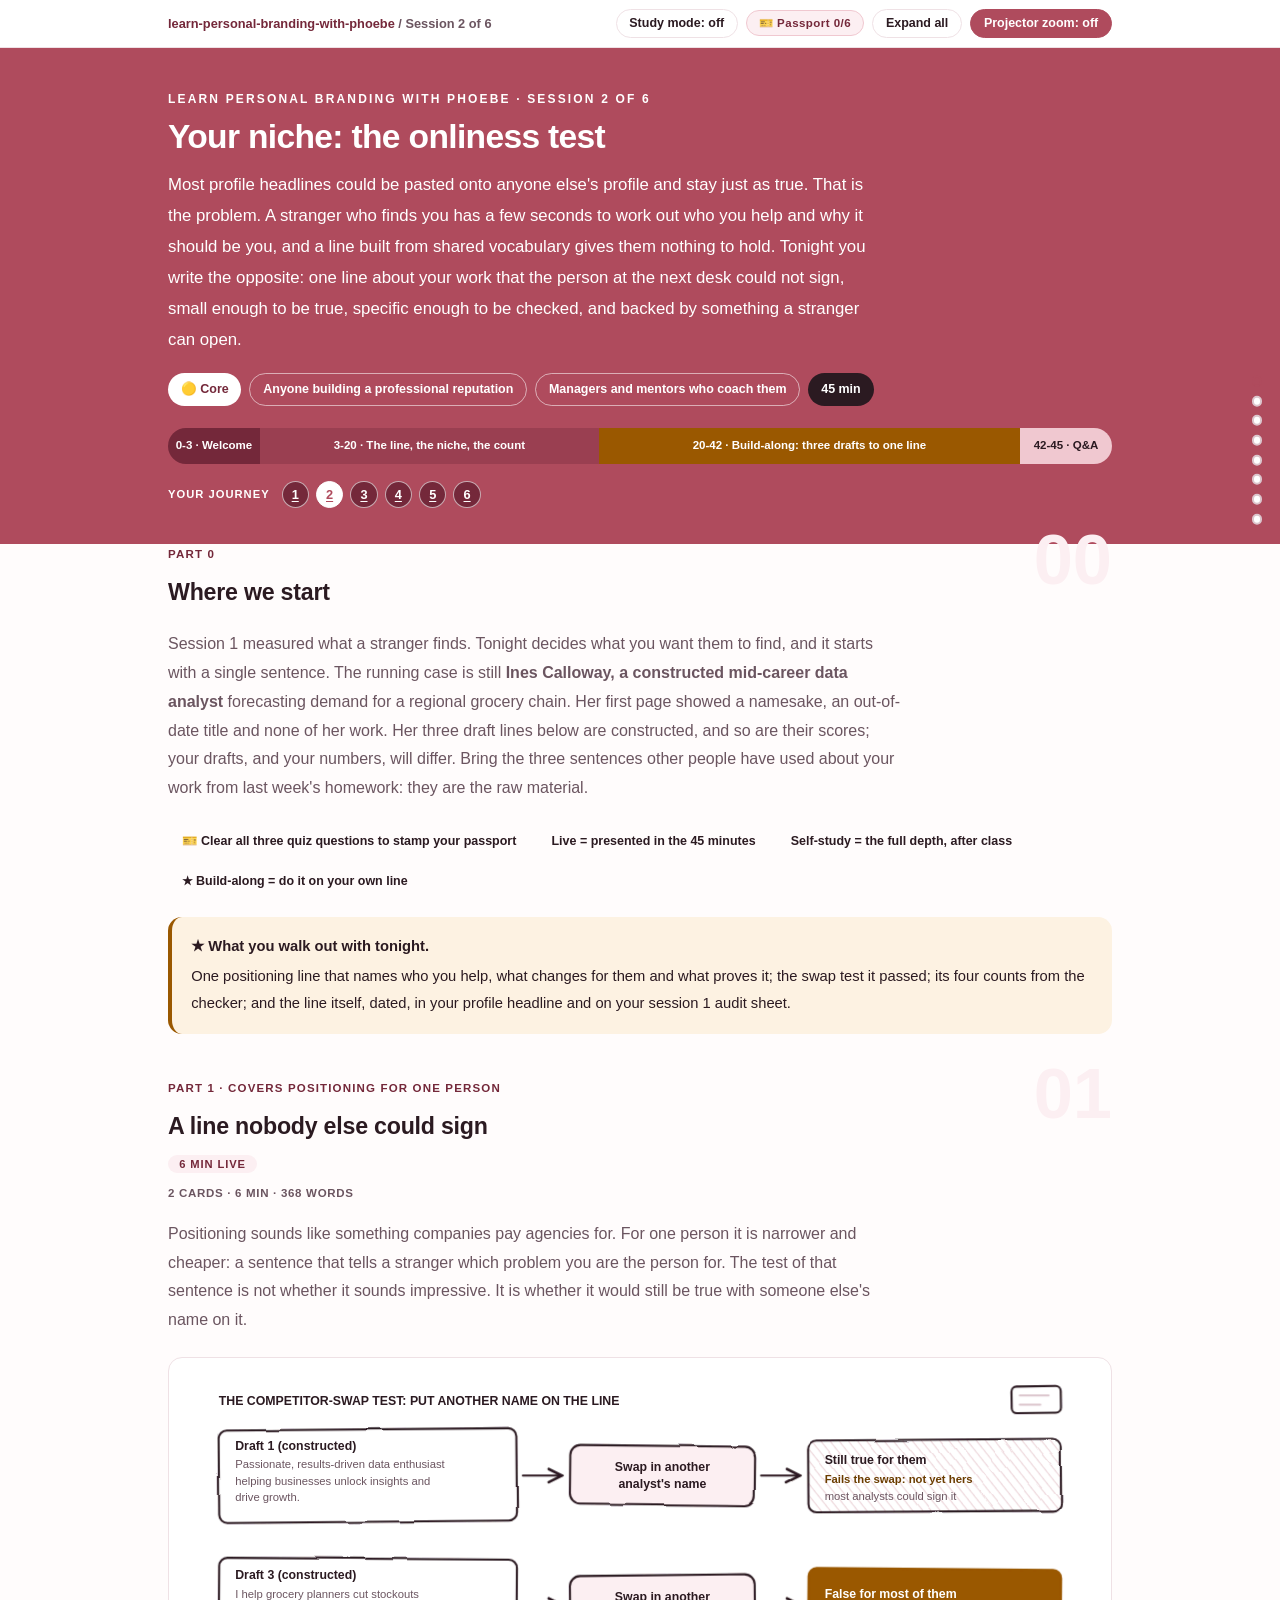
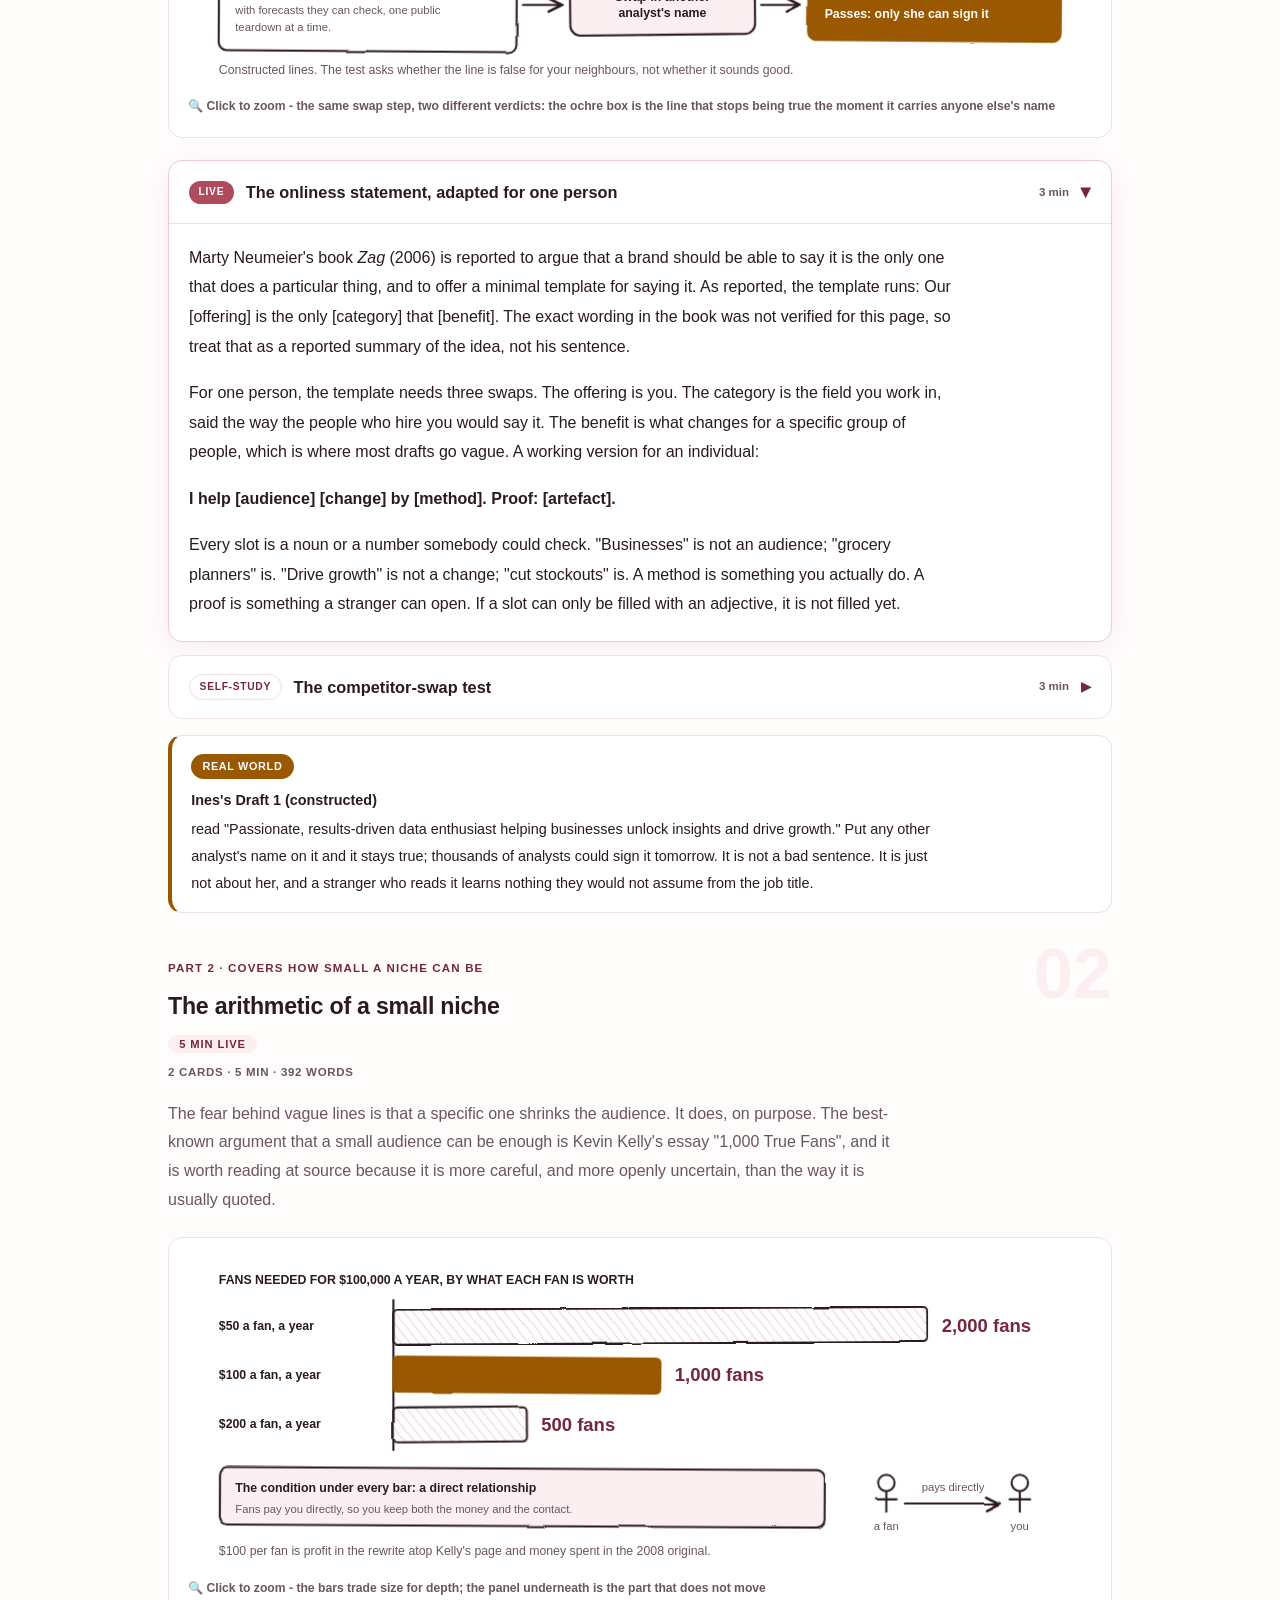
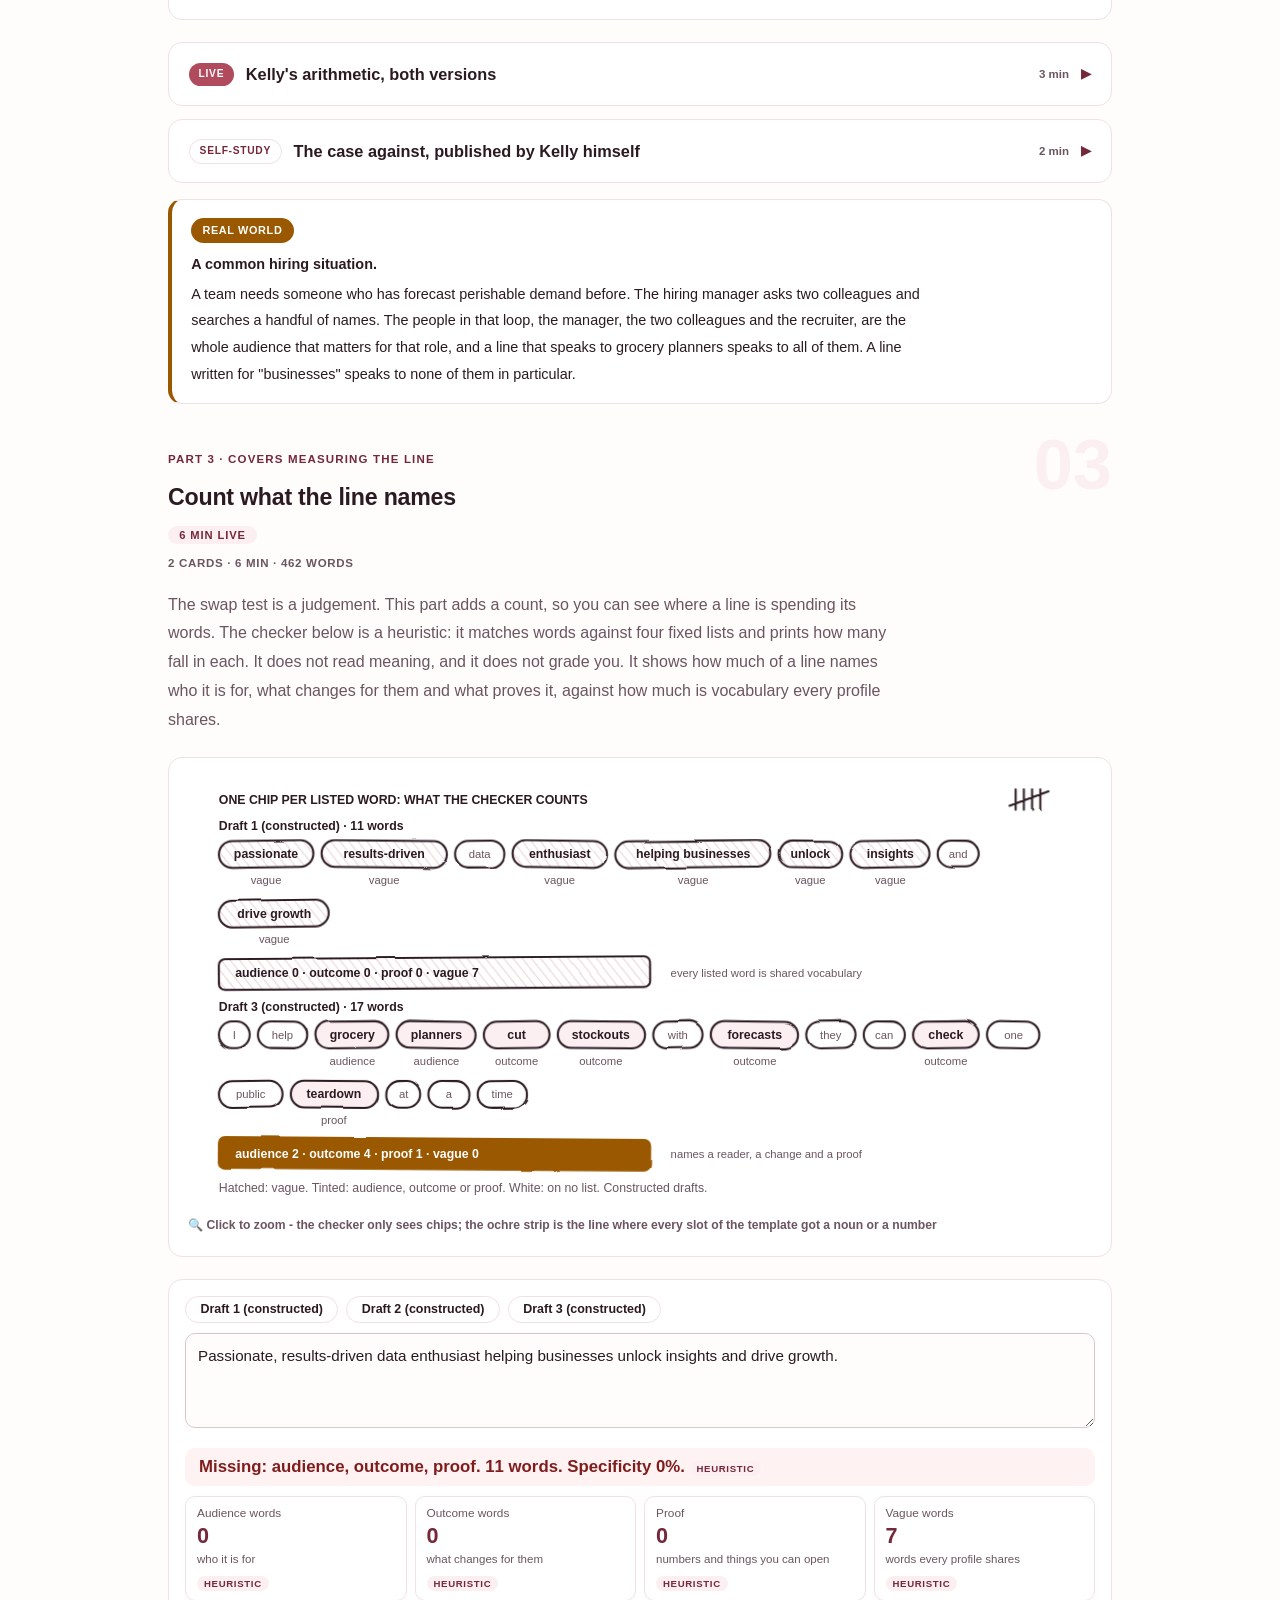
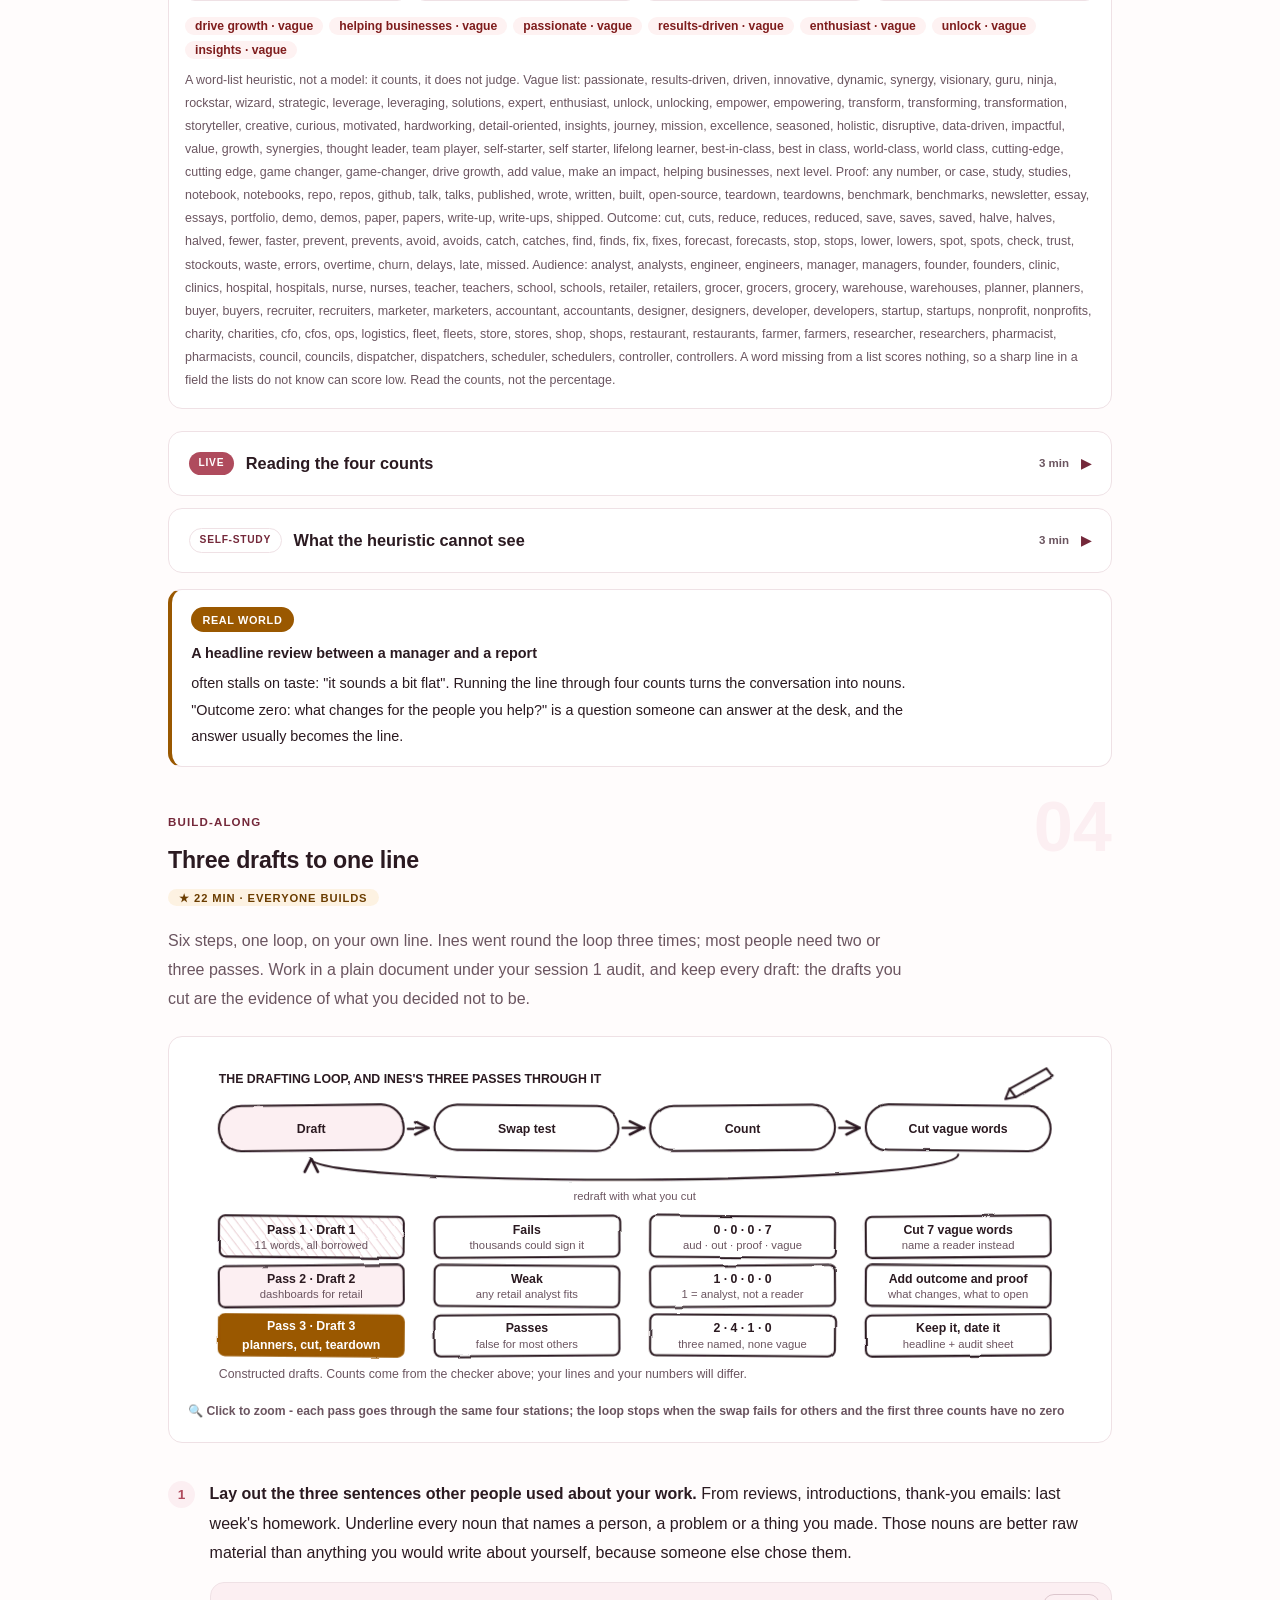
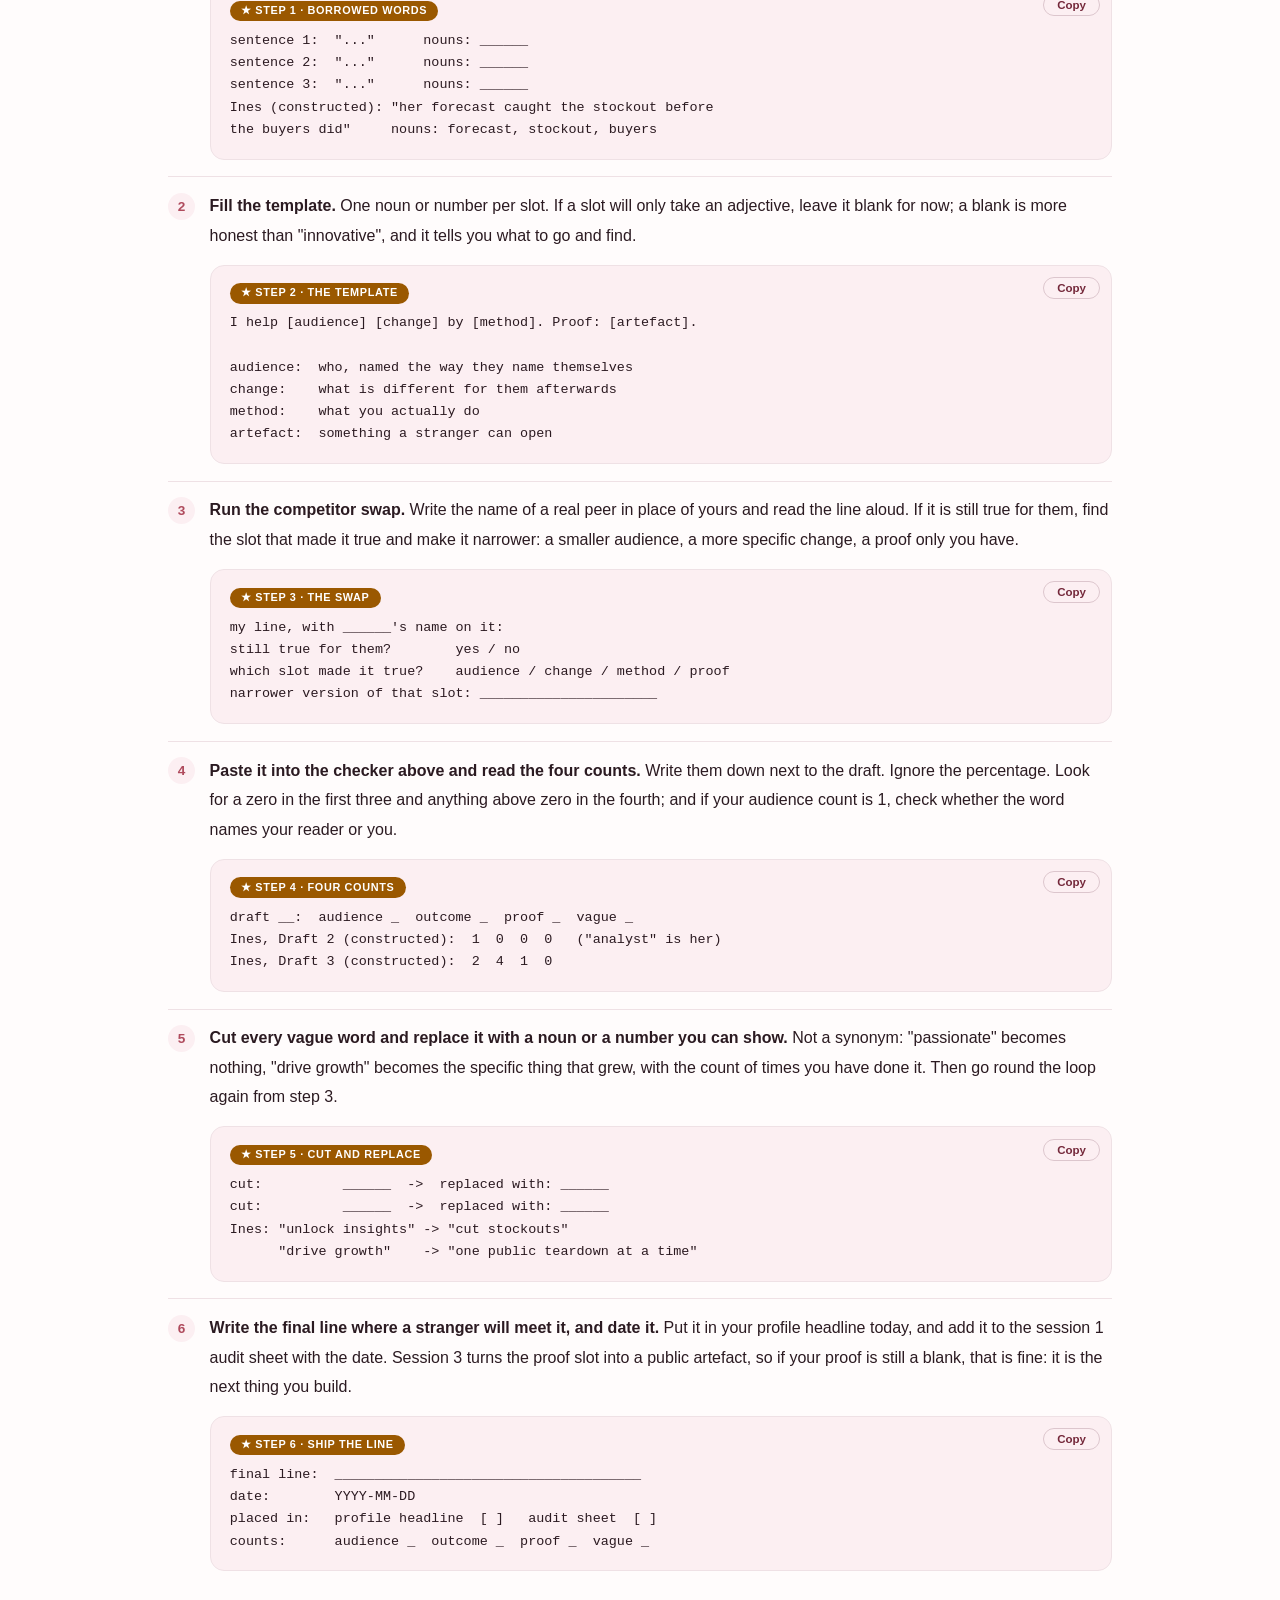
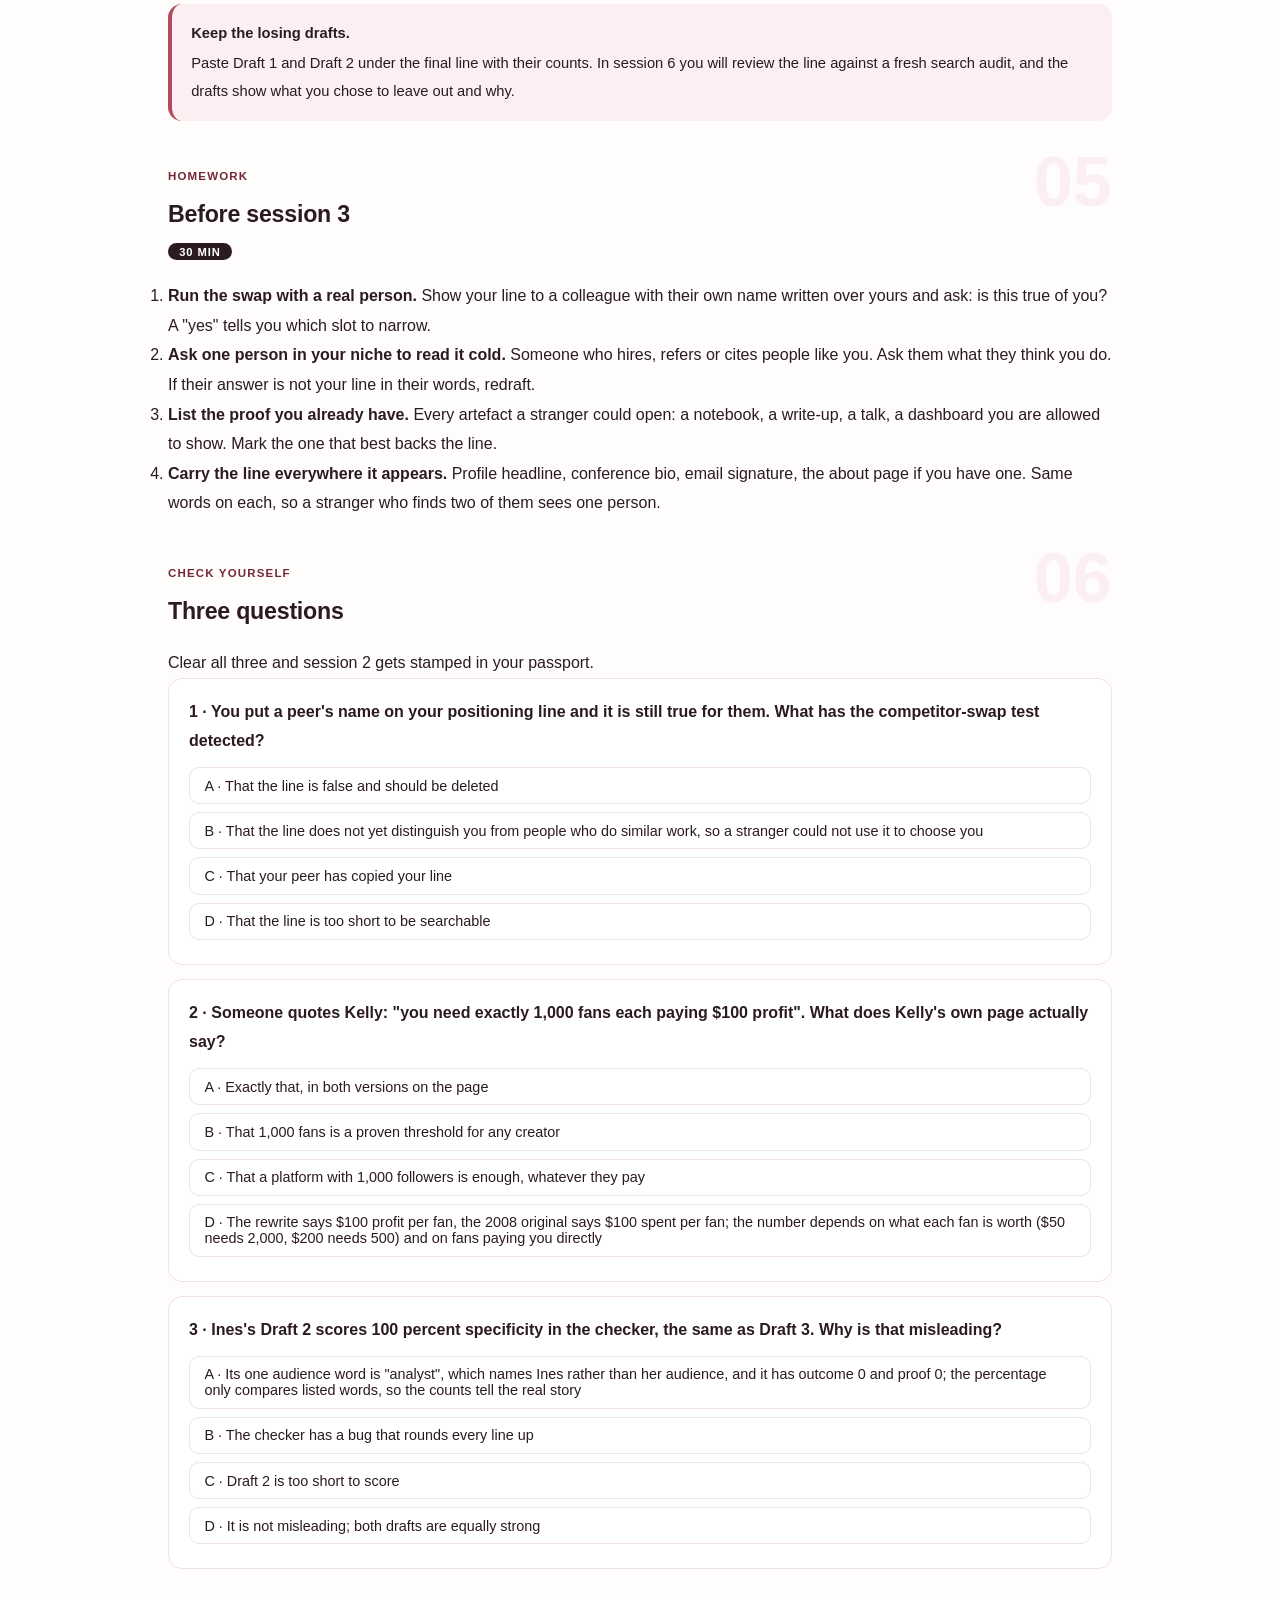
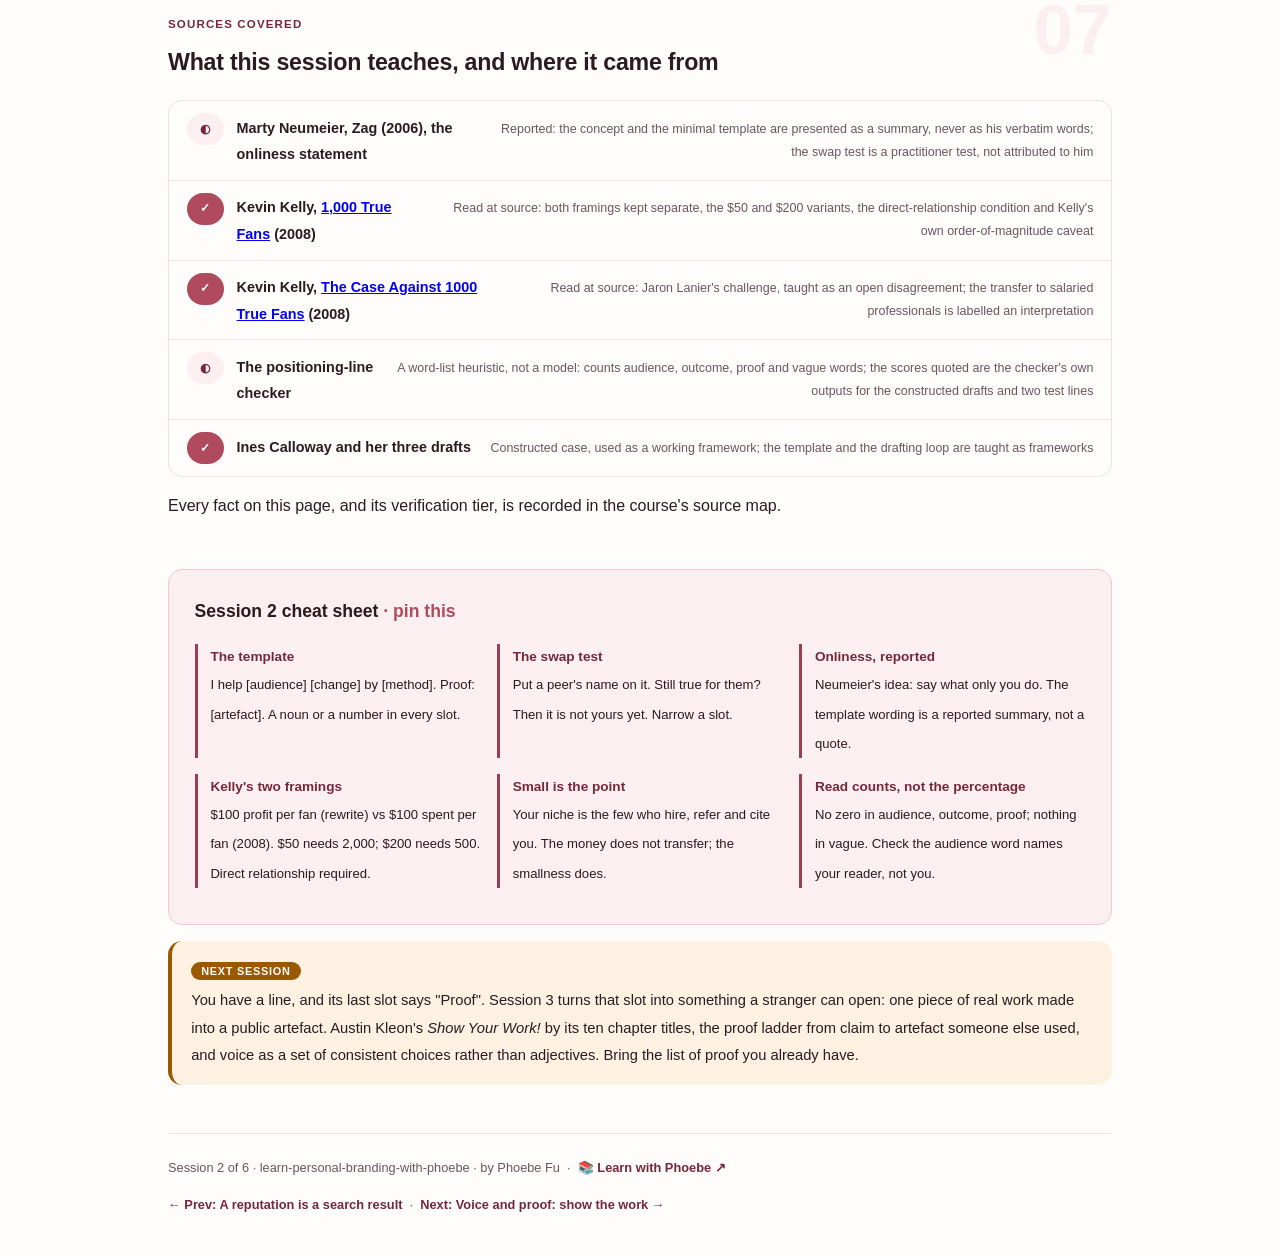
<file: courses/02-the-onliness-test.html>
<!DOCTYPE html>
<html lang="en">
<head>
<meta charset="UTF-8">
<meta name="viewport" content="width=device-width, initial-scale=1.0">
<!-- social:start -->
<meta name="description" content="Session 2 of 6. A line about your work that nobody else in your field could sign. The onliness statement, the competitor-swap test, Kelly's arithmetic of a small niche, and a checker that counts what your line names.">
<meta property="og:type" content="article">
<meta property="og:site_name" content="Learn with Phoebe">
<meta property="og:title" content="Your niche: the onliness test - learn personal branding with phoebe">
<meta property="og:description" content="Session 2 of 6. Swap in another name: if your line still holds, it is not yours yet. Three drafts to one line you can show.">
<meta property="og:url" content="https://phoebefu6.github.io/learn-personal-branding-with-phoebe/courses/02-the-onliness-test.html">
<meta property="og:image" content="https://phoebefu6.github.io/learn-personal-branding-with-phoebe/assets/og-cover.png">
<meta property="og:image:width" content="1200">
<meta property="og:image:height" content="630">
<meta name="twitter:card" content="summary_large_image">
<meta name="twitter:title" content="Your niche: the onliness test - learn personal branding with phoebe">
<meta name="twitter:description" content="Session 2 of 6. One line, one swap test, four counts.">
<meta name="twitter:image" content="https://phoebefu6.github.io/learn-personal-branding-with-phoebe/assets/og-cover.png">
<!-- social:end -->
<title>Session 2 · Your niche: the onliness test - learn personal branding with phoebe</title>
<link rel="stylesheet" href="../assets/style.css?v=22">
</head>
<body>

<div class="toolbar">
  <div class="wrap">
    <span class="crumb"><a href="../index.html">learn-personal-branding-with-phoebe</a> / Session 2 of 6</span>
    <button class="btn" id="toggle-all" type="button">Expand all</button>
    <button class="btn primary" id="zoom-toggle" type="button">Projector zoom: off</button>
  </div>
</div>

<header class="masthead">
  <div class="wrap">
    <div class="eyebrow">Learn Personal Branding with Phoebe · Session 2 of 6</div>
    <h1>Your niche: <span class="accent">the onliness test</span></h1>
    <p class="sub">Most profile headlines could be pasted onto anyone else's profile and stay just as true. That is the problem. A stranger who finds you has a few seconds to work out who you help and why it should be you, and a line built from shared vocabulary gives them nothing to hold. Tonight you write the opposite: one line about your work that the person at the next desk could not sign, small enough to be true, specific enough to be checked, and backed by something a stranger can open.</p>
    <div class="chip-row">
      <span class="chip level">🟡 Core</span>
      <span class="chip audience">Anyone building a professional reputation</span>
      <span class="chip audience">Managers and mentors who coach them</span>
      <span class="chip time">45 min</span>
    </div>
    <div class="agenda">
      <span class="a1" style="flex:1">0-3 · Welcome</span>
      <span class="a2" style="flex:4">3-20 · The line, the niche, the count</span>
      <span class="a3" style="flex:5">20-42 · Build-along: three drafts to one line</span>
      <span class="a4" style="flex:1">42-45 · Q&amp;A</span>
    </div>
  </div>
</header>

<main class="wrap">

  <section class="section" id="intro">
    <div class="section-kicker">
      <span class="klabel">Part 0</span>
      <h2>Where we start</h2>
    </div>
    <p class="lede">Session 1 measured what a stranger finds. Tonight decides what you want them to find, and it starts with a single sentence. The running case is still <strong>Ines Calloway, a constructed mid-career data analyst</strong> forecasting demand for a regional grocery chain. Her first page showed a namesake, an out-of-date title and none of her work. Her three draft lines below are constructed, and so are their scores; your drafts, and your numbers, will differ. Bring the three sentences other people have used about your work from last week's homework: they are the raw material.</p>

    <div class="legend">
      <span class="pill">🎫 Clear all three quiz questions to stamp your passport</span>
      <span class="pill">Live = presented in the 45 minutes</span>
      <span class="pill">Self-study = the full depth, after class</span>
      <span class="pill">★ Build-along = do it on your own line</span>
    </div>

    <div class="callout win">
      <p><strong>★ What you walk out with tonight.</strong> One positioning line that names who you help, what changes for them and what proves it; the swap test it passed; its four counts from the checker; and the line itself, dated, in your profile headline and on your session 1 audit sheet.</p>
    </div>
  </section>

  <section class="section" id="part-1">
    <div class="section-kicker">
      <span class="klabel">Part 1 · covers positioning for one person</span>
      <h2>A line nobody else could sign</h2>
      <span class="tag concept">6 min live</span>
    </div>
    <p class="lede">Positioning sounds like something companies pay agencies for. For one person it is narrower and cheaper: a sentence that tells a stranger which problem you are the person for. The test of that sentence is not whether it sounds impressive. It is whether it would still be true with someone else's name on it.</p>

    <figure class="zoomable">
      <svg viewBox="0 0 880 300" xmlns="http://www.w3.org/2000/svg" role="img" aria-label="The competitor-swap test drawn as two rows. Draft 1, a line of shared vocabulary, gets another analyst's name swapped in and is still true for them, so it fails the swap: most analysts could sign it. Draft 3, about grocery planners, stockouts and a public teardown habit, gets another analyst's name swapped in and is false for most of them, so it passes: only Ines can sign it.">
        <defs>
          <filter id="s2aSk" x="-3%" y="-3%" width="106%" height="106%"><feTurbulence type="fractalNoise" baseFrequency="0.02" numOctaves="2" seed="52" result="n"/><feDisplacementMap in="SourceGraphic" in2="n" scale="2.4" xChannelSelector="R" yChannelSelector="G"/></filter>
          <pattern id="s2aHc" patternUnits="userSpaceOnUse" width="7" height="7" patternTransform="rotate(-38)"><line x1="0" y1="0" x2="0" y2="7" stroke="#AF4B5D" stroke-width="1" opacity=".5"/></pattern>
          <marker id="s2aAr" viewBox="0 0 10 10" refX="9" refY="5" markerWidth="8" markerHeight="8" orient="auto"><path d="M1 1 L9 5 L1 9" fill="none" stroke="#2B1A21" stroke-width="1.6" stroke-linecap="round"/></marker>
        </defs>
        <style>
          .s2aH { font: 800 12px Inter, sans-serif; fill: #2B1A21; }
          .s2aL { font: 600 12px Inter, sans-serif; fill: #2B1A21; }
          .s2aS { font: 400 11px Inter, sans-serif; fill: #6B5560; }
          .s2aB { font: 800 11px Inter, sans-serif; fill: #6B3D00; }
          .s2aW { font: 800 12px Inter, sans-serif; fill: #FFFFFF; }
          .s2aN { font: 400 12px Inter, sans-serif; fill: #6B5560; }
        </style>

        <text class="s2aH" x="30" y="26">THE COMPETITOR-SWAP TEST: PUT ANOTHER NAME ON THE LINE</text>

        <g filter="url(#s2aSk)" fill="none" stroke="#2B1A21" stroke-width="2" stroke-linecap="round" stroke-linejoin="round">
          <!-- doodle: a name tag -->
          <rect x="802" y="8" width="48" height="26" rx="5" fill="#FFFFFF" transform="rotate(-1 826 21)"/>
          <path d="M810 17 L838 17 M810 26 L830 26" stroke="#DCC6CD"/>
          <!-- row 1: Draft 1 -->
          <rect x="30" y="50" width="290" height="90" rx="8" fill="#FFFFFF" transform="rotate(-0.5 175 95)"/>
          <path d="M326 95 L364 95" marker-end="url(#s2aAr)"/>
          <rect x="372" y="66" width="180" height="58" rx="10" fill="#FCEFF2" transform="rotate(0.6 462 95)"/>
          <path d="M558 95 L596 95" marker-end="url(#s2aAr)"/>
          <rect x="604" y="60" width="246" height="70" rx="8" fill="url(#s2aHc)" transform="rotate(-0.4 727 95)"/>
          <!-- row 2: Draft 3 -->
          <rect x="30" y="176" width="290" height="90" rx="8" fill="#FFFFFF" transform="rotate(0.4 175 221)"/>
          <path d="M326 221 L364 221" marker-end="url(#s2aAr)"/>
          <rect x="372" y="192" width="180" height="58" rx="10" fill="#FCEFF2" transform="rotate(-0.6 462 221)"/>
          <path d="M558 221 L596 221" marker-end="url(#s2aAr)"/>
          <rect x="604" y="186" width="246" height="70" rx="8" fill="#9A5800" stroke="#9A5800" transform="rotate(0.5 727 221)"/>
        </g>

        <text class="s2aL" x="46" y="70">Draft 1 (constructed)</text>
        <text class="s2aS" x="46" y="88">Passionate, results-driven data enthusiast</text>
        <text class="s2aS" x="46" y="104">helping businesses unlock insights and</text>
        <text class="s2aS" x="46" y="120">drive growth.</text>
        <text class="s2aL" x="462" y="91" text-anchor="middle">Swap in another</text>
        <text class="s2aL" x="462" y="107" text-anchor="middle">analyst's name</text>
        <text class="s2aL" x="620" y="84">Still true for them</text>
        <text class="s2aB" x="620" y="102">Fails the swap: not yet hers</text>
        <text class="s2aS" x="620" y="119">most analysts could sign it</text>

        <text class="s2aL" x="46" y="196">Draft 3 (constructed)</text>
        <text class="s2aS" x="46" y="214">I help grocery planners cut stockouts</text>
        <text class="s2aS" x="46" y="230">with forecasts they can check, one public</text>
        <text class="s2aS" x="46" y="246">teardown at a time.</text>
        <text class="s2aL" x="462" y="217" text-anchor="middle">Swap in another</text>
        <text class="s2aL" x="462" y="233" text-anchor="middle">analyst's name</text>
        <text class="s2aW" x="620" y="214">False for most of them</text>
        <text class="s2aW" x="620" y="234">Passes: only she can sign it</text>

        <text class="s2aN" x="30" y="288">Constructed lines. The test asks whether the line is false for your neighbours, not whether it sounds good.</text>
      </svg>
      <figcaption>🔍 Click to zoom - the same swap step, two different verdicts: the ochre box is the line that stops being true the moment it carries anyone else's name</figcaption>
    </figure>

    <details class="card" open>
      <summary><span class="mode live">Live</span>The onliness statement, adapted for one person<span class="mini">3 min</span><span class="caret">▶</span></summary>
      <div class="body">
        <p>Marty Neumeier's book <em>Zag</em> (2006) is reported to argue that a brand should be able to say it is the only one that does a particular thing, and to offer a minimal template for saying it. As reported, the template runs: Our [offering] is the only [category] that [benefit]. The exact wording in the book was not verified for this page, so treat that as a reported summary of the idea, not his sentence.</p>
        <p>For one person, the template needs three swaps. The offering is you. The category is the field you work in, said the way the people who hire you would say it. The benefit is what changes for a specific group of people, which is where most drafts go vague. A working version for an individual:</p>
        <p><strong>I help [audience] [change] by [method]. Proof: [artefact].</strong></p>
        <p>Every slot is a noun or a number somebody could check. "Businesses" is not an audience; "grocery planners" is. "Drive growth" is not a change; "cut stockouts" is. A method is something you actually do. A proof is something a stranger can open. If a slot can only be filled with an adjective, it is not filled yet.</p>
      </div>
    </details>

    <details class="card">
      <summary><span class="mode self">Self-study</span>The competitor-swap test<span class="mini">3 min</span><span class="caret">▶</span></summary>
      <div class="body">
        <p>Take your line, cross out your name, and write in the name of someone who does roughly what you do: a colleague, a peer at another company, the person who last got the role you wanted. Read it again. If it is still true for them, it does not yet distinguish you; a stranger could not use it to choose you over them.</p>
        <p>This is a practitioner test, widely used in positioning work, and it is not attributed to Neumeier here. It is useful because it is fast and because it is uncomfortable in the right way: it shows how much of a line is borrowed vocabulary. It has one blind spot. A line can pass the swap and still be wrong for you, because it is false, or because it names a niche you do not want. Passing proves the line is yours; it does not prove the line is good.</p>
        <p>Company positioning, naming and visual identity follow the same instinct at a larger scale, and they have their own home: <a href="https://phoebefu6.github.io/learn-ai-branding-with-phoebe/">learn-ai-branding-with-phoebe</a>.</p>
      </div>
    </details>

    <div class="callout example">
      <span class="ex-pill">Real world</span>
      <p><strong>Ines's Draft 1 (constructed)</strong> read "Passionate, results-driven data enthusiast helping businesses unlock insights and drive growth." Put any other analyst's name on it and it stays true; thousands of analysts could sign it tomorrow. It is not a bad sentence. It is just not about her, and a stranger who reads it learns nothing they would not assume from the job title.</p>
    </div>
  </section>

  <section class="section" id="part-2">
    <div class="section-kicker">
      <span class="klabel">Part 2 · covers how small a niche can be</span>
      <h2>The arithmetic of a small niche</h2>
      <span class="tag concept">5 min live</span>
    </div>
    <p class="lede">The fear behind vague lines is that a specific one shrinks the audience. It does, on purpose. The best-known argument that a small audience can be enough is Kevin Kelly's essay "1,000 True Fans", and it is worth reading at source because it is more careful, and more openly uncertain, than the way it is usually quoted.</p>

    <figure class="zoomable">
      <svg viewBox="0 0 880 302" xmlns="http://www.w3.org/2000/svg" role="img" aria-label="Three horizontal bars showing how many fans are needed for 100,000 dollars a year in Kelly's arithmetic: 2,000 fans at 50 dollars each, 1,000 fans at 100 dollars each, 500 fans at 200 dollars each. Under every bar sits one condition: a direct relationship, in which fans pay the creator directly.">
        <defs>
          <filter id="s2bSk" x="-3%" y="-3%" width="106%" height="106%"><feTurbulence type="fractalNoise" baseFrequency="0.02" numOctaves="2" seed="61" result="n"/><feDisplacementMap in="SourceGraphic" in2="n" scale="2.4" xChannelSelector="R" yChannelSelector="G"/></filter>
          <pattern id="s2bHc" patternUnits="userSpaceOnUse" width="7" height="7" patternTransform="rotate(-38)"><line x1="0" y1="0" x2="0" y2="7" stroke="#AF4B5D" stroke-width="1" opacity=".5"/></pattern>
          <marker id="s2bAr" viewBox="0 0 10 10" refX="9" refY="5" markerWidth="8" markerHeight="8" orient="auto"><path d="M1 1 L9 5 L1 9" fill="none" stroke="#2B1A21" stroke-width="1.6" stroke-linecap="round"/></marker>
        </defs>
        <style>
          .s2bH { font: 800 12px Inter, sans-serif; fill: #2B1A21; }
          .s2bL { font: 600 12px Inter, sans-serif; fill: #2B1A21; }
          .s2bS { font: 400 11px Inter, sans-serif; fill: #6B5560; }
          .s2bV { font: 800 18px Inter, sans-serif; fill: #74283A; }
          .s2bN { font: 400 12px Inter, sans-serif; fill: #6B5560; }
        </style>

        <text class="s2bH" x="30" y="26">FANS NEEDED FOR $100,000 A YEAR, BY WHAT EACH FAN IS WORTH</text>

        <g filter="url(#s2bSk)" fill="none" stroke="#2B1A21" stroke-width="2" stroke-linecap="round" stroke-linejoin="round">
          <path d="M200 42 L200 188"/>
          <rect x="200" y="50" width="520" height="34" rx="4" fill="url(#s2bHc)" transform="rotate(-0.3 460 67)"/>
          <rect x="200" y="98" width="260" height="34" rx="4" fill="#9A5800" stroke="#9A5800" transform="rotate(0.4 330 115)"/>
          <rect x="200" y="146" width="130" height="34" rx="4" fill="url(#s2bHc)" transform="rotate(-0.5 265 163)"/>
          <!-- the condition panel -->
          <rect x="30" y="206" width="590" height="56" rx="8" fill="#FCEFF2" transform="rotate(0.3 325 234)"/>
          <!-- doodle: a fan paying you directly -->
          <circle cx="680" cy="220" r="8" fill="#FFFFFF"/>
          <path d="M680 228 L680 248 M670 236 L690 236"/>
          <circle cx="810" cy="220" r="8" fill="#FFFFFF"/>
          <path d="M810 228 L810 248 M800 236 L820 236"/>
          <path d="M698 240 L790 240" marker-end="url(#s2bAr)"/>
        </g>

        <text class="s2bL" x="30" y="71">$50 a fan, a year</text>
        <text class="s2bL" x="30" y="119">$100 a fan, a year</text>
        <text class="s2bL" x="30" y="167">$200 a fan, a year</text>
        <text class="s2bV" x="734" y="73">2,000 fans</text>
        <text class="s2bV" x="474" y="121">1,000 fans</text>
        <text class="s2bV" x="344" y="169">500 fans</text>

        <text class="s2bH" x="46" y="229">The condition under every bar: a direct relationship</text>
        <text class="s2bS" x="46" y="249">Fans pay you directly, so you keep both the money and the contact.</text>
        <text class="s2bS" x="745" y="228" text-anchor="middle">pays directly</text>
        <text class="s2bS" x="680" y="266" text-anchor="middle">a fan</text>
        <text class="s2bS" x="810" y="266" text-anchor="middle">you</text>

        <text class="s2bN" x="30" y="290">$100 per fan is profit in the rewrite atop Kelly's page and money spent in the 2008 original.</text>
      </svg>
      <figcaption>🔍 Click to zoom - the bars trade size for depth; the panel underneath is the part that does not move</figcaption>
    </figure>

    <details class="card">
      <summary><span class="mode live">Live</span>Kelly's arithmetic, both versions<span class="mini">3 min</span><span class="caret">▶</span></summary>
      <div class="body">
        <p>Kevin Kelly's page on The Technium is dated March 4, 2008, and it carries two versions of the argument. At the top sits a shorter rewrite (it appeared in Tim Ferriss's <em>Tools of Titans</em>; the page does not give the year). Below it is the 2008 original. They do not use the same number in the same way, and quoting one as the other is the most common mistake made with this essay.</p>
        <ul>
          <li><strong>The rewrite.</strong> A true fan is someone who "will buy anything you produce". Each makes you $100 of profit a year, so 1,000 fans make $100,000 a year.</li>
          <li><strong>The 2008 original.</strong> Each true fan spends $100 a year on your work, framed as one day's wages. That is spending, not profit.</li>
        </ul>
        <p>Kelly then says plainly that "The number 1,000 is not absolute": at $50 a fan you need 2,000, at $200 you need 500. And the arithmetic only works under one condition, a direct relationship: "they must pay you directly". He also writes, about his own model, "My formula may be off by an order of magnitude". Read together, the essay is a sketch of how small a direct audience can be, offered with its uncertainty on the label.</p>
      </div>
    </details>

    <details class="card">
      <summary><span class="mode self">Self-study</span>The case against, published by Kelly himself<span class="mini">2 min</span><span class="caret">▶</span></summary>
      <div class="body">
        <p>On April 27, 2008, Kelly posted "The Case Against 1000 True Fans" on the same site. In it Jaron Lanier challenges the idea from experience: he says he has not found a single musician who meets the definition. Kelly published the challenge next to his own argument rather than answering it away.</p>
        <p>That is the honest state of the evidence. The 1,000 is a model, its author flagged how far off it could be, and a serious critic disputed whether anyone fits it, on the author's own page. Nobody has settled it, and nothing here settles it either.</p>
        <p><strong>The transfer, as an interpretation.</strong> Most people building a professional reputation are salaried, not selling to fans, so the money arithmetic does not carry over. What carries over is the smallness. For a salaried professional the niche is the small set of people who hire you, refer you and cite your work: often dozens, not thousands. A line written for them can afford to be narrow, because they are the only readers who change anything. That reading is ours, not Kelly's. Segments, funnels and channels as a business discipline belong to <a href="https://phoebefu6.github.io/learn-marketing-with-phoebe/">learn-marketing-with-phoebe</a>.</p>
      </div>
    </details>

    <div class="callout example">
      <span class="ex-pill">Real world</span>
      <p><strong>A common hiring situation.</strong> A team needs someone who has forecast perishable demand before. The hiring manager asks two colleagues and searches a handful of names. The people in that loop, the manager, the two colleagues and the recruiter, are the whole audience that matters for that role, and a line that speaks to grocery planners speaks to all of them. A line written for "businesses" speaks to none of them in particular.</p>
    </div>
  </section>

  <section class="section" id="part-3">
    <div class="section-kicker">
      <span class="klabel">Part 3 · covers measuring the line</span>
      <h2>Count what the line names</h2>
      <span class="tag concept">6 min live</span>
    </div>
    <p class="lede">The swap test is a judgement. This part adds a count, so you can see where a line is spending its words. The checker below is a heuristic: it matches words against four fixed lists and prints how many fall in each. It does not read meaning, and it does not grade you. It shows how much of a line names who it is for, what changes for them and what proves it, against how much is vocabulary every profile shares.</p>

    <figure class="zoomable">
      <svg viewBox="0 0 880 416" xmlns="http://www.w3.org/2000/svg" role="img" aria-label="Draft 1 and Draft 3 drawn as rows of word chips. In Draft 1 seven chips are tagged vague and two words are on no list; the counts are audience 0, outcome 0, proof 0, vague 7. In Draft 3 grocery and planners are audience, cut, stockouts, forecasts and check are outcome, teardown is proof; the counts are audience 2, outcome 4, proof 1, vague 0.">
        <defs>
          <filter id="s2cSk" x="-3%" y="-3%" width="106%" height="106%"><feTurbulence type="fractalNoise" baseFrequency="0.02" numOctaves="2" seed="73" result="n"/><feDisplacementMap in="SourceGraphic" in2="n" scale="2.4" xChannelSelector="R" yChannelSelector="G"/></filter>
          <pattern id="s2cHc" patternUnits="userSpaceOnUse" width="7" height="7" patternTransform="rotate(-38)"><line x1="0" y1="0" x2="0" y2="7" stroke="#AF4B5D" stroke-width="1" opacity=".5"/></pattern>
          <marker id="s2cAr" viewBox="0 0 10 10" refX="9" refY="5" markerWidth="8" markerHeight="8" orient="auto"><path d="M1 1 L9 5 L1 9" fill="none" stroke="#2B1A21" stroke-width="1.6" stroke-linecap="round"/></marker>
        </defs>
        <style>
          .s2cH { font: 800 12px Inter, sans-serif; fill: #2B1A21; }
          .s2cL { font: 600 12px Inter, sans-serif; fill: #2B1A21; }
          .s2cS { font: 400 11px Inter, sans-serif; fill: #6B5560; }
          .s2cW { font: 800 12px Inter, sans-serif; fill: #FFFFFF; }
          .s2cN { font: 400 12px Inter, sans-serif; fill: #6B5560; }
        </style>

        <text class="s2cH" x="30" y="26">ONE CHIP PER LISTED WORD: WHAT THE CHECKER COUNTS</text>

        <g filter="url(#s2cSk)" fill="none" stroke="#2B1A21" stroke-width="2" stroke-linecap="round" stroke-linejoin="round">
          <!-- doodle: tally marks -->
          <path d="M806 12 L806 32 M814 12 L814 32 M822 12 L822 32 M830 12 L830 32 M800 28 L838 14"/>
          <rect x="30" y="62" width="92" height="26" rx="13" fill="url(#s2cHc)" transform="rotate(-0.8 76 75)"/>
          <rect x="130" y="62" width="122" height="26" rx="13" fill="url(#s2cHc)" transform="rotate(0.6 191 75)"/>
          <rect x="260" y="62" width="48" height="26" rx="13" fill="#FFFFFF" transform="rotate(-0.5 284 75)"/>
          <rect x="316" y="62" width="92" height="26" rx="13" fill="url(#s2cHc)" transform="rotate(0.9 362 75)"/>
          <rect x="416" y="62" width="151" height="26" rx="13" fill="url(#s2cHc)" transform="rotate(-0.7 492 75)"/>
          <rect x="575" y="62" width="62" height="26" rx="13" fill="url(#s2cHc)" transform="rotate(0.5 606 75)"/>
          <rect x="645" y="62" width="77" height="26" rx="13" fill="url(#s2cHc)" transform="rotate(-0.9 684 75)"/>
          <rect x="730" y="62" width="40" height="26" rx="13" fill="#FFFFFF" transform="rotate(0.7 750 75)"/>
          <rect x="30" y="120" width="107" height="26" rx="13" fill="url(#s2cHc)" transform="rotate(-0.8 84 133)"/>
          <rect x="30" y="238" width="30" height="26" rx="13" fill="#FFFFFF" transform="rotate(-0.8 45 251)"/>
          <rect x="68" y="238" width="48" height="26" rx="13" fill="#FFFFFF" transform="rotate(0.6 92 251)"/>
          <rect x="124" y="238" width="71" height="26" rx="13" fill="#FCEFF2" transform="rotate(-0.5 160 251)"/>
          <rect x="203" y="238" width="77" height="26" rx="13" fill="#FCEFF2" transform="rotate(0.9 242 251)"/>
          <rect x="288" y="238" width="64" height="26" rx="13" fill="#FCEFF2" transform="rotate(-0.7 320 251)"/>
          <rect x="360" y="238" width="85" height="26" rx="13" fill="#FCEFF2" transform="rotate(0.5 402 251)"/>
          <rect x="453" y="238" width="48" height="26" rx="13" fill="#FFFFFF" transform="rotate(-0.9 477 251)"/>
          <rect x="509" y="238" width="85" height="26" rx="13" fill="#FCEFF2" transform="rotate(0.7 552 251)"/>
          <rect x="602" y="238" width="48" height="26" rx="13" fill="#FFFFFF" transform="rotate(-0.8 626 251)"/>
          <rect x="658" y="238" width="40" height="26" rx="13" fill="#FFFFFF" transform="rotate(0.6 678 251)"/>
          <rect x="706" y="238" width="64" height="26" rx="13" fill="#FCEFF2" transform="rotate(-0.5 738 251)"/>
          <rect x="778" y="238" width="51" height="26" rx="13" fill="#FFFFFF" transform="rotate(0.9 804 251)"/>
          <rect x="30" y="296" width="62" height="26" rx="13" fill="#FFFFFF" transform="rotate(-0.7 61 309)"/>
          <rect x="100" y="296" width="85" height="26" rx="13" fill="#FCEFF2" transform="rotate(0.5 142 309)"/>
          <rect x="193" y="296" width="33" height="26" rx="13" fill="#FFFFFF" transform="rotate(-0.9 210 309)"/>
          <rect x="234" y="296" width="40" height="26" rx="13" fill="#FFFFFF" transform="rotate(0.7 254 309)"/>
          <rect x="282" y="296" width="48" height="26" rx="13" fill="#FFFFFF" transform="rotate(-0.6 306 309)"/>
          <!-- count strips -->
          <rect x="30" y="176" width="420" height="30" rx="6" fill="url(#s2cHc)" transform="rotate(-0.4 240 191)"/>
          <rect x="30" y="352" width="420" height="30" rx="6" fill="#9A5800" stroke="#9A5800" transform="rotate(0.4 240 367)"/>
        </g>

        <text class="s2cL" x="30" y="52">Draft 1 (constructed) · 11 words</text>
        <text class="s2cL" x="76" y="79" text-anchor="middle">passionate</text>
        <text class="s2cS" x="76" y="104" text-anchor="middle">vague</text>
        <text class="s2cL" x="191" y="79" text-anchor="middle">results-driven</text>
        <text class="s2cS" x="191" y="104" text-anchor="middle">vague</text>
        <text class="s2cS" x="284" y="79" text-anchor="middle">data</text>
        <text class="s2cL" x="362" y="79" text-anchor="middle">enthusiast</text>
        <text class="s2cS" x="362" y="104" text-anchor="middle">vague</text>
        <text class="s2cL" x="492" y="79" text-anchor="middle">helping businesses</text>
        <text class="s2cS" x="492" y="104" text-anchor="middle">vague</text>
        <text class="s2cL" x="606" y="79" text-anchor="middle">unlock</text>
        <text class="s2cS" x="606" y="104" text-anchor="middle">vague</text>
        <text class="s2cL" x="684" y="79" text-anchor="middle">insights</text>
        <text class="s2cS" x="684" y="104" text-anchor="middle">vague</text>
        <text class="s2cS" x="750" y="79" text-anchor="middle">and</text>
        <text class="s2cL" x="84" y="137" text-anchor="middle">drive growth</text>
        <text class="s2cS" x="84" y="162" text-anchor="middle">vague</text>
        <text class="s2cS" x="45" y="255" text-anchor="middle">I</text>
        <text class="s2cS" x="92" y="255" text-anchor="middle">help</text>
        <text class="s2cL" x="160" y="255" text-anchor="middle">grocery</text>
        <text class="s2cS" x="160" y="280" text-anchor="middle">audience</text>
        <text class="s2cL" x="242" y="255" text-anchor="middle">planners</text>
        <text class="s2cS" x="242" y="280" text-anchor="middle">audience</text>
        <text class="s2cL" x="320" y="255" text-anchor="middle">cut</text>
        <text class="s2cS" x="320" y="280" text-anchor="middle">outcome</text>
        <text class="s2cL" x="402" y="255" text-anchor="middle">stockouts</text>
        <text class="s2cS" x="402" y="280" text-anchor="middle">outcome</text>
        <text class="s2cS" x="477" y="255" text-anchor="middle">with</text>
        <text class="s2cL" x="552" y="255" text-anchor="middle">forecasts</text>
        <text class="s2cS" x="552" y="280" text-anchor="middle">outcome</text>
        <text class="s2cS" x="626" y="255" text-anchor="middle">they</text>
        <text class="s2cS" x="678" y="255" text-anchor="middle">can</text>
        <text class="s2cL" x="738" y="255" text-anchor="middle">check</text>
        <text class="s2cS" x="738" y="280" text-anchor="middle">outcome</text>
        <text class="s2cS" x="804" y="255" text-anchor="middle">one</text>
        <text class="s2cS" x="61" y="313" text-anchor="middle">public</text>
        <text class="s2cL" x="142" y="313" text-anchor="middle">teardown</text>
        <text class="s2cS" x="142" y="338" text-anchor="middle">proof</text>
        <text class="s2cS" x="210" y="313" text-anchor="middle">at</text>
        <text class="s2cS" x="254" y="313" text-anchor="middle">a</text>
        <text class="s2cS" x="306" y="313" text-anchor="middle">time</text>
        <text class="s2cL" x="46" y="195">audience 0 · outcome 0 · proof 0 · vague 7</text>
        <text class="s2cS" x="470" y="195">every listed word is shared vocabulary</text>
        <text class="s2cL" x="30" y="228">Draft 3 (constructed) · 17 words</text>
        <text class="s2cW" x="46" y="371">audience 2 · outcome 4 · proof 1 · vague 0</text>
        <text class="s2cS" x="470" y="371">names a reader, a change and a proof</text>

        <text class="s2cN" x="30" y="404">Hatched: vague. Tinted: audience, outcome or proof. White: on no list. Constructed drafts.</text>
      </svg>
      <figcaption>🔍 Click to zoom - the checker only sees chips; the ochre strip is the line where every slot of the template got a noun or a number</figcaption>
    </figure>

    <div id="position-scorer"></div>

    <details class="card">
      <summary><span class="mode live">Live</span>Reading the four counts<span class="mini">3 min</span><span class="caret">▶</span></summary>
      <div class="body">
        <p>Press each draft button, then type your own line. The checker prints four counts and a percentage, each marked heuristic.</p>
        <ul>
          <li><strong>Audience words</strong>: who the line is for, from a list of roles and sectors (planners, clinics, warehouses, founders).</li>
          <li><strong>Outcome words</strong>: what changes for them (cut, fewer, catch, stockouts, delays).</li>
          <li><strong>Proof</strong>: any number, or a word for something a stranger can open (teardown, repo, talk, case study).</li>
          <li><strong>Vague words</strong>: the shared vocabulary (passionate, results-driven, insights, thought leader).</li>
        </ul>
        <p>Ines's three constructed drafts score as follows. Draft 1: 11 words, audience 0, outcome 0, proof 0, vague 7, specificity 0 percent. Draft 2, "Data analyst who builds forecasting dashboards for retail teams.": 9 words, audience 1, outcome 0, proof 0, vague 0, specificity 100 percent. Draft 3, "I help grocery planners cut stockouts with forecasts they can check, one public teardown at a time.": 17 words, audience 2, outcome 4, proof 1, vague 0, specificity 100 percent. Two test lines are worth trying too: "Seasoned, strategic thought leader and lifelong learner." scores 7 words and vague 4, and "Helping 3 warehouse teams find late orders before 9am." scores 9 words, audience 1, outcome 2, proof 2.</p>
        <p>A good line is not one with a high percentage. It is one with no zero in the first three counts and nothing in the fourth.</p>
      </div>
    </details>

    <details class="card">
      <summary><span class="mode self">Self-study</span>What the heuristic cannot see<span class="mini">3 min</span><span class="caret">▶</span></summary>
      <div class="body">
        <p><strong>Draft 2 is the warning.</strong> It scores 100 percent specificity, the same as Draft 3, with exactly one audience word. That word is "analyst", and it names Ines, not the people she helps. The checker cannot tell the difference between the writer and the reader; it only knows the word is on a list. Read the counts, not the percentage: outcome 0 and proof 0 say Draft 2 is still missing two of the three things a stranger needs.</p>
        <p><strong>The lists are finite.</strong> A word that is not on a list scores nothing. "Retail" and "teams" are not on the audience list, so Draft 2 gets no credit for them, and a line in a field the lists do not know, a sharp line about veterinary rostering, say, can score low while being exactly right. All four lists are printed under the widget so you can see what it is looking for.</p>
        <p><strong>It cannot check truth.</strong> In the test line, "3 warehouse teams" counts as proof because it contains a number, and "teardown" in Draft 3 counts because it is a listed word. Whether the three teams or the teardown exist is for a stranger to check, which is the reason to link them. Ines's first teardown does not exist yet; session 3 builds it, which is why her line promises a habit rather than claiming a count. A count of zero is a useful prompt; a high count is not a verdict.</p>
      </div>
    </details>

    <div class="callout example">
      <span class="ex-pill">Real world</span>
      <p><strong>A headline review between a manager and a report</strong> often stalls on taste: "it sounds a bit flat". Running the line through four counts turns the conversation into nouns. "Outcome zero: what changes for the people you help?" is a question someone can answer at the desk, and the answer usually becomes the line.</p>
    </div>
  </section>

  <section class="section" id="demo-1">
    <div class="section-kicker">
      <span class="klabel">Build-along</span>
      <h2>Three drafts to one line</h2>
      <span class="tag demo">★ 22 min · everyone builds</span>
    </div>
    <p class="lede">Six steps, one loop, on your own line. Ines went round the loop three times; most people need two or three passes. Work in a plain document under your session 1 audit, and keep every draft: the drafts you cut are the evidence of what you decided not to be.</p>

    <figure class="zoomable">
      <svg viewBox="0 0 880 326" xmlns="http://www.w3.org/2000/svg" role="img" aria-label="The drafting loop: draft, swap test, count, cut vague words, then redraft back to the start. Ines's three constructed passes sit underneath. Pass 1, Draft 1, fails the swap and counts 0, 0, 0, 7. Pass 2, Draft 2, is weak on the swap and counts 1, 0, 0, 0, where the 1 is analyst. Pass 3, Draft 3, passes the swap and counts 2, 4, 1, 0, and is kept and dated.">
        <defs>
          <filter id="s2dSk" x="-3%" y="-3%" width="106%" height="106%"><feTurbulence type="fractalNoise" baseFrequency="0.02" numOctaves="2" seed="84" result="n"/><feDisplacementMap in="SourceGraphic" in2="n" scale="2.4" xChannelSelector="R" yChannelSelector="G"/></filter>
          <pattern id="s2dHc" patternUnits="userSpaceOnUse" width="7" height="7" patternTransform="rotate(-38)"><line x1="0" y1="0" x2="0" y2="7" stroke="#AF4B5D" stroke-width="1" opacity=".5"/></pattern>
          <marker id="s2dAr" viewBox="0 0 10 10" refX="9" refY="5" markerWidth="8" markerHeight="8" orient="auto"><path d="M1 1 L9 5 L1 9" fill="none" stroke="#2B1A21" stroke-width="1.6" stroke-linecap="round"/></marker>
        </defs>
        <style>
          .s2dH { font: 800 12px Inter, sans-serif; fill: #2B1A21; }
          .s2dL { font: 600 12px Inter, sans-serif; fill: #2B1A21; }
          .s2dS { font: 400 11px Inter, sans-serif; fill: #6B5560; }
          .s2dW { font: 800 12px Inter, sans-serif; fill: #FFFFFF; }
          .s2dN { font: 400 12px Inter, sans-serif; fill: #6B5560; }
        </style>

        <text class="s2dH" x="30" y="26">THE DRAFTING LOOP, AND INES'S THREE PASSES THROUGH IT</text>

        <g filter="url(#s2dSk)" fill="none" stroke="#2B1A21" stroke-width="2" stroke-linecap="round" stroke-linejoin="round">
          <!-- doodle: a pencil -->
          <path d="M800 32 L836 12 L842 20 L806 40 Z" fill="#FFFFFF"/>
          <path d="M800 32 L796 42 L806 40"/>
          <!-- loop nodes -->
          <rect x="30" y="48" width="180" height="44" rx="22" fill="#FCEFF2" transform="rotate(-0.6 120 70)"/>
          <rect x="240" y="48" width="180" height="44" rx="22" fill="#FFFFFF" transform="rotate(0.5 330 70)"/>
          <rect x="450" y="48" width="180" height="44" rx="22" fill="#FFFFFF" transform="rotate(-0.5 540 70)"/>
          <rect x="660" y="48" width="180" height="44" rx="22" fill="#FFFFFF" transform="rotate(0.6 750 70)"/>
          <path d="M214 70 L234 70" marker-end="url(#s2dAr)"/>
          <path d="M424 70 L444 70" marker-end="url(#s2dAr)"/>
          <path d="M634 70 L654 70" marker-end="url(#s2dAr)"/>
          <path d="M750 96 C750 128 120 128 120 100" marker-end="url(#s2dAr)"/>
          <!-- pass 1 -->
          <rect x="30" y="156" width="180" height="40" rx="6" fill="url(#s2dHc)" transform="rotate(0.5 120 176)"/>
          <rect x="240" y="156" width="180" height="40" rx="6" fill="#FFFFFF" transform="rotate(-0.4 330 176)"/>
          <rect x="450" y="156" width="180" height="40" rx="6" fill="#FFFFFF" transform="rotate(0.4 540 176)"/>
          <rect x="660" y="156" width="180" height="40" rx="6" fill="#FFFFFF" transform="rotate(-0.5 750 176)"/>
          <!-- pass 2 -->
          <rect x="30" y="204" width="180" height="40" rx="6" fill="#FCEFF2" transform="rotate(-0.5 120 224)"/>
          <rect x="240" y="204" width="180" height="40" rx="6" fill="#FFFFFF" transform="rotate(0.4 330 224)"/>
          <rect x="450" y="204" width="180" height="40" rx="6" fill="#FFFFFF" transform="rotate(-0.4 540 224)"/>
          <rect x="660" y="204" width="180" height="40" rx="6" fill="#FFFFFF" transform="rotate(0.5 750 224)"/>
          <!-- pass 3 -->
          <rect x="30" y="252" width="180" height="40" rx="6" fill="#9A5800" stroke="#9A5800" transform="rotate(0.5 120 272)"/>
          <rect x="240" y="252" width="180" height="40" rx="6" fill="#FFFFFF" transform="rotate(-0.4 330 272)"/>
          <rect x="450" y="252" width="180" height="40" rx="6" fill="#FFFFFF" transform="rotate(0.4 540 272)"/>
          <rect x="660" y="252" width="180" height="40" rx="6" fill="#FFFFFF" transform="rotate(-0.5 750 272)"/>
        </g>

        <text class="s2dL" x="120" y="75" text-anchor="middle">Draft</text>
        <text class="s2dL" x="330" y="75" text-anchor="middle">Swap test</text>
        <text class="s2dL" x="540" y="75" text-anchor="middle">Count</text>
        <text class="s2dL" x="750" y="75" text-anchor="middle">Cut vague words</text>
        <text class="s2dS" x="435" y="140" text-anchor="middle">redraft with what you cut</text>

        <text class="s2dL" x="120" y="173" text-anchor="middle">Pass 1 · Draft 1</text>
        <text class="s2dS" x="120" y="188" text-anchor="middle">11 words, all borrowed</text>
        <text class="s2dL" x="330" y="173" text-anchor="middle">Fails</text>
        <text class="s2dS" x="330" y="188" text-anchor="middle">thousands could sign it</text>
        <text class="s2dL" x="540" y="173" text-anchor="middle">0 · 0 · 0 · 7</text>
        <text class="s2dS" x="540" y="188" text-anchor="middle">aud · out · proof · vague</text>
        <text class="s2dL" x="750" y="173" text-anchor="middle">Cut 7 vague words</text>
        <text class="s2dS" x="750" y="188" text-anchor="middle">name a reader instead</text>

        <text class="s2dL" x="120" y="221" text-anchor="middle">Pass 2 · Draft 2</text>
        <text class="s2dS" x="120" y="236" text-anchor="middle">dashboards for retail</text>
        <text class="s2dL" x="330" y="221" text-anchor="middle">Weak</text>
        <text class="s2dS" x="330" y="236" text-anchor="middle">any retail analyst fits</text>
        <text class="s2dL" x="540" y="221" text-anchor="middle">1 · 0 · 0 · 0</text>
        <text class="s2dS" x="540" y="236" text-anchor="middle">1 = analyst, not a reader</text>
        <text class="s2dL" x="750" y="221" text-anchor="middle">Add outcome and proof</text>
        <text class="s2dS" x="750" y="236" text-anchor="middle">what changes, what to open</text>

        <text class="s2dW" x="120" y="267" text-anchor="middle">Pass 3 · Draft 3</text>
        <text class="s2dW" x="120" y="285" text-anchor="middle">planners, cut, teardown</text>
        <text class="s2dL" x="330" y="269" text-anchor="middle">Passes</text>
        <text class="s2dS" x="330" y="284" text-anchor="middle">false for most others</text>
        <text class="s2dL" x="540" y="269" text-anchor="middle">2 · 4 · 1 · 0</text>
        <text class="s2dS" x="540" y="284" text-anchor="middle">three named, none vague</text>
        <text class="s2dL" x="750" y="269" text-anchor="middle">Keep it, date it</text>
        <text class="s2dS" x="750" y="284" text-anchor="middle">headline + audit sheet</text>

        <text class="s2dN" x="30" y="314">Constructed drafts. Counts come from the checker above; your lines and your numbers will differ.</text>
      </svg>
      <figcaption>🔍 Click to zoom - each pass goes through the same four stations; the loop stops when the swap fails for others and the first three counts have no zero</figcaption>
    </figure>

    <div class="steps">
      <div class="step">
        <p><strong>Lay out the three sentences other people used about your work.</strong> From reviews, introductions, thank-you emails: last week's homework. Underline every noun that names a person, a problem or a thing you made. Those nouns are better raw material than anything you would write about yourself, because someone else chose them.</p>
        <div class="prompt-box good"><span class="label">★ Step 1 · borrowed words</span>sentence 1:  "..."      nouns: ______
sentence 2:  "..."      nouns: ______
sentence 3:  "..."      nouns: ______
Ines (constructed): "her forecast caught the stockout before
the buyers did"     nouns: forecast, stockout, buyers</div>
      </div>
      <div class="step">
        <p><strong>Fill the template.</strong> One noun or number per slot. If a slot will only take an adjective, leave it blank for now; a blank is more honest than "innovative", and it tells you what to go and find.</p>
        <div class="prompt-box good"><span class="label">★ Step 2 · the template</span>I help [audience] [change] by [method]. Proof: [artefact].

audience:  who, named the way they name themselves
change:    what is different for them afterwards
method:    what you actually do
artefact:  something a stranger can open</div>
      </div>
      <div class="step">
        <p><strong>Run the competitor swap.</strong> Write the name of a real peer in place of yours and read the line aloud. If it is still true for them, find the slot that made it true and make it narrower: a smaller audience, a more specific change, a proof only you have.</p>
        <div class="prompt-box good"><span class="label">★ Step 3 · the swap</span>my line, with ______'s name on it:
still true for them?        yes / no
which slot made it true?    audience / change / method / proof
narrower version of that slot: ______________________</div>
      </div>
      <div class="step">
        <p><strong>Paste it into the checker above and read the four counts.</strong> Write them down next to the draft. Ignore the percentage. Look for a zero in the first three and anything above zero in the fourth; and if your audience count is 1, check whether the word names your reader or you.</p>
        <div class="prompt-box good"><span class="label">★ Step 4 · four counts</span>draft __:  audience _  outcome _  proof _  vague _
Ines, Draft 2 (constructed):  1  0  0  0   ("analyst" is her)
Ines, Draft 3 (constructed):  2  4  1  0</div>
      </div>
      <div class="step">
        <p><strong>Cut every vague word and replace it with a noun or a number you can show.</strong> Not a synonym: "passionate" becomes nothing, "drive growth" becomes the specific thing that grew, with the count of times you have done it. Then go round the loop again from step 3.</p>
        <div class="prompt-box good"><span class="label">★ Step 5 · cut and replace</span>cut:          ______  -&gt;  replaced with: ______
cut:          ______  -&gt;  replaced with: ______
Ines: "unlock insights" -&gt; "cut stockouts"
      "drive growth"    -&gt; "one public teardown at a time"</div>
      </div>
      <div class="step">
        <p><strong>Write the final line where a stranger will meet it, and date it.</strong> Put it in your profile headline today, and add it to the session 1 audit sheet with the date. Session 3 turns the proof slot into a public artefact, so if your proof is still a blank, that is fine: it is the next thing you build.</p>
        <div class="prompt-box good"><span class="label">★ Step 6 · ship the line</span>final line:  ______________________________________
date:        YYYY-MM-DD
placed in:   profile headline  [ ]   audit sheet  [ ]
counts:      audience _  outcome _  proof _  vague _</div>
      </div>
    </div>

    <div class="callout tip">
      <p><strong>Keep the losing drafts.</strong> Paste Draft 1 and Draft 2 under the final line with their counts. In session 6 you will review the line against a fresh search audit, and the drafts show what you chose to leave out and why.</p>
    </div>
  </section>

  <section class="section" id="exercise">
    <div class="section-kicker">
      <span class="klabel">Homework</span>
      <h2>Before session 3</h2>
      <span class="tag exercise">30 min</span>
    </div>
    <ol>
      <li><strong>Run the swap with a real person.</strong> Show your line to a colleague with their own name written over yours and ask: is this true of you? A "yes" tells you which slot to narrow.</li>
      <li><strong>Ask one person in your niche to read it cold.</strong> Someone who hires, refers or cites people like you. Ask them what they think you do. If their answer is not your line in their words, redraft.</li>
      <li><strong>List the proof you already have.</strong> Every artefact a stranger could open: a notebook, a write-up, a talk, a dashboard you are allowed to show. Mark the one that best backs the line.</li>
      <li><strong>Carry the line everywhere it appears.</strong> Profile headline, conference bio, email signature, the about page if you have one. Same words on each, so a stranger who finds two of them sees one person.</li>
    </ol>
  </section>

  <section class="section" id="quiz">
    <div class="section-kicker">
      <span class="klabel">Check yourself</span>
      <h2>Three questions</h2>
    </div>
    <p>Clear all three and session 2 gets stamped in your passport.</p>

    <div class="quiz-q" data-answer="1">
      <p class="qtext">1 · You put a peer's name on your positioning line and it is still true for them. What has the competitor-swap test detected?</p>
      <button class="qopt" type="button">A · That the line is false and should be deleted</button>
      <button class="qopt" type="button">B · That the line does not yet distinguish you from people who do similar work, so a stranger could not use it to choose you</button>
      <button class="qopt" type="button">C · That your peer has copied your line</button>
      <button class="qopt" type="button">D · That the line is too short to be searchable</button>
      <p class="qwhy">The swap test checks whether a line is yours, not whether it is true or good. A line true for everyone around you tells a stranger nothing about you in particular. Passing the swap is necessary, not sufficient.</p>
    </div>

    <div class="quiz-q" data-answer="3">
      <p class="qtext">2 · Someone quotes Kelly: "you need exactly 1,000 fans each paying $100 profit". What does Kelly's own page actually say?</p>
      <button class="qopt" type="button">A · Exactly that, in both versions on the page</button>
      <button class="qopt" type="button">B · That 1,000 fans is a proven threshold for any creator</button>
      <button class="qopt" type="button">C · That a platform with 1,000 followers is enough, whatever they pay</button>
      <button class="qopt" type="button">D · The rewrite says $100 profit per fan, the 2008 original says $100 spent per fan; the number depends on what each fan is worth ($50 needs 2,000, $200 needs 500) and on fans paying you directly</button>
      <p class="qwhy">Kelly writes that "The number 1,000 is not absolute", ties it to a direct relationship, and says his formula "may be off by an order of magnitude". The two framings on his page, profit and spending, are different claims and should not be merged.</p>
    </div>

    <div class="quiz-q" data-answer="0">
      <p class="qtext">3 · Ines's Draft 2 scores 100 percent specificity in the checker, the same as Draft 3. Why is that misleading?</p>
      <button class="qopt" type="button">A · Its one audience word is "analyst", which names Ines rather than her audience, and it has outcome 0 and proof 0; the percentage only compares listed words, so the counts tell the real story</button>
      <button class="qopt" type="button">B · The checker has a bug that rounds every line up</button>
      <button class="qopt" type="button">C · Draft 2 is too short to score</button>
      <button class="qopt" type="button">D · It is not misleading; both drafts are equally strong</button>
      <p class="qwhy">With no vague words, any single listed word gives 100 percent. The checker is a word-list heuristic: it cannot tell a word about the writer from a word about the reader. Read the four counts, not the percentage.</p>
    </div>

    <p class="quiz-score"></p>
  </section>

  <section class="section" id="official">
    <div class="section-kicker">
      <span class="klabel">Sources covered</span>
      <h2>What this session teaches, and where it came from</h2>
    </div>
    <div class="covered">
      <div class="covered-row"><span class="status pill light">◐</span><span class="name">Marty Neumeier, Zag (2006), the onliness statement</span><span class="note">Reported: the concept and the minimal template are presented as a summary, never as his verbatim words; the swap test is a practitioner test, not attributed to him</span></div>
      <div class="covered-row"><span class="status pill solid">✓</span><span class="name">Kevin Kelly, <a href="https://kk.org/thetechnium/1000-true-fans/">1,000 True Fans</a> (2008)</span><span class="note">Read at source: both framings kept separate, the $50 and $200 variants, the direct-relationship condition and Kelly's own order-of-magnitude caveat</span></div>
      <div class="covered-row"><span class="status pill solid">✓</span><span class="name">Kevin Kelly, <a href="https://kk.org/thetechnium/the-case-again/">The Case Against 1000 True Fans</a> (2008)</span><span class="note">Read at source: Jaron Lanier's challenge, taught as an open disagreement; the transfer to salaried professionals is labelled an interpretation</span></div>
      <div class="covered-row"><span class="status pill light">◐</span><span class="name">The positioning-line checker</span><span class="note">A word-list heuristic, not a model: counts audience, outcome, proof and vague words; the scores quoted are the checker's own outputs for the constructed drafts and two test lines</span></div>
      <div class="covered-row"><span class="status pill solid">✓</span><span class="name">Ines Calloway and her three drafts</span><span class="note">Constructed case, used as a working framework; the template and the drafting loop are taught as frameworks</span></div>
    </div>
    <p class="mono" style="margin-top:14px">Every fact on this page, and its verification tier, is recorded in the course's source map.</p>
  </section>

  <section class="cheat" id="cheatsheet">
    <h3>Session 2 cheat sheet <span>· pin this</span></h3>
    <div class="grid-2">
      <div class="cheat-item"><b>The template</b><span>I help [audience] [change] by [method]. Proof: [artefact]. A noun or a number in every slot.</span></div>
      <div class="cheat-item"><b>The swap test</b><span>Put a peer's name on it. Still true for them? Then it is not yours yet. Narrow a slot.</span></div>
      <div class="cheat-item"><b>Onliness, reported</b><span>Neumeier's idea: say what only you do. The template wording is a reported summary, not a quote.</span></div>
      <div class="cheat-item"><b>Kelly's two framings</b><span>$100 profit per fan (rewrite) vs $100 spent per fan (2008). $50 needs 2,000; $200 needs 500. Direct relationship required.</span></div>
      <div class="cheat-item"><b>Small is the point</b><span>Your niche is the few who hire, refer and cite you. The money does not transfer; the smallness does.</span></div>
      <div class="cheat-item"><b>Read counts, not the percentage</b><span>No zero in audience, outcome, proof; nothing in vague. Check the audience word names your reader, not you.</span></div>
    </div>
  </section>

  <div class="callout next">
    <span class="nx-pill">Next session</span>
    <p>You have a line, and its last slot says "Proof". Session 3 turns that slot into something a stranger can open: one piece of real work made into a public artefact. Austin Kleon's <em>Show Your Work!</em> by its ten chapter titles, the proof ladder from claim to artefact someone else used, and voice as a set of consistent choices rather than adjectives. Bring the list of proof you already have.</p>
  </div>

  <footer class="pagefoot">
    <span>Session 2 of 6 · learn-personal-branding-with-phoebe · by Phoebe Fu &nbsp;·&nbsp; 📚 <a href="https://phoebefu6.github.io/learn-with-phoebe/">Learn with Phoebe ↗</a></span>
    <span><a href="01-a-reputation-is-a-search-result.html">← Prev: A reputation is a search result</a> &nbsp;·&nbsp; <a href="03-show-the-work.html">Next: Voice and proof: show the work →</a></span>
  </footer>

</main>

<script src="../assets/position-scorer.js?v=1"></script>
<script src="../assets/app.js?v=20"></script>
</body>
</html>
</file>
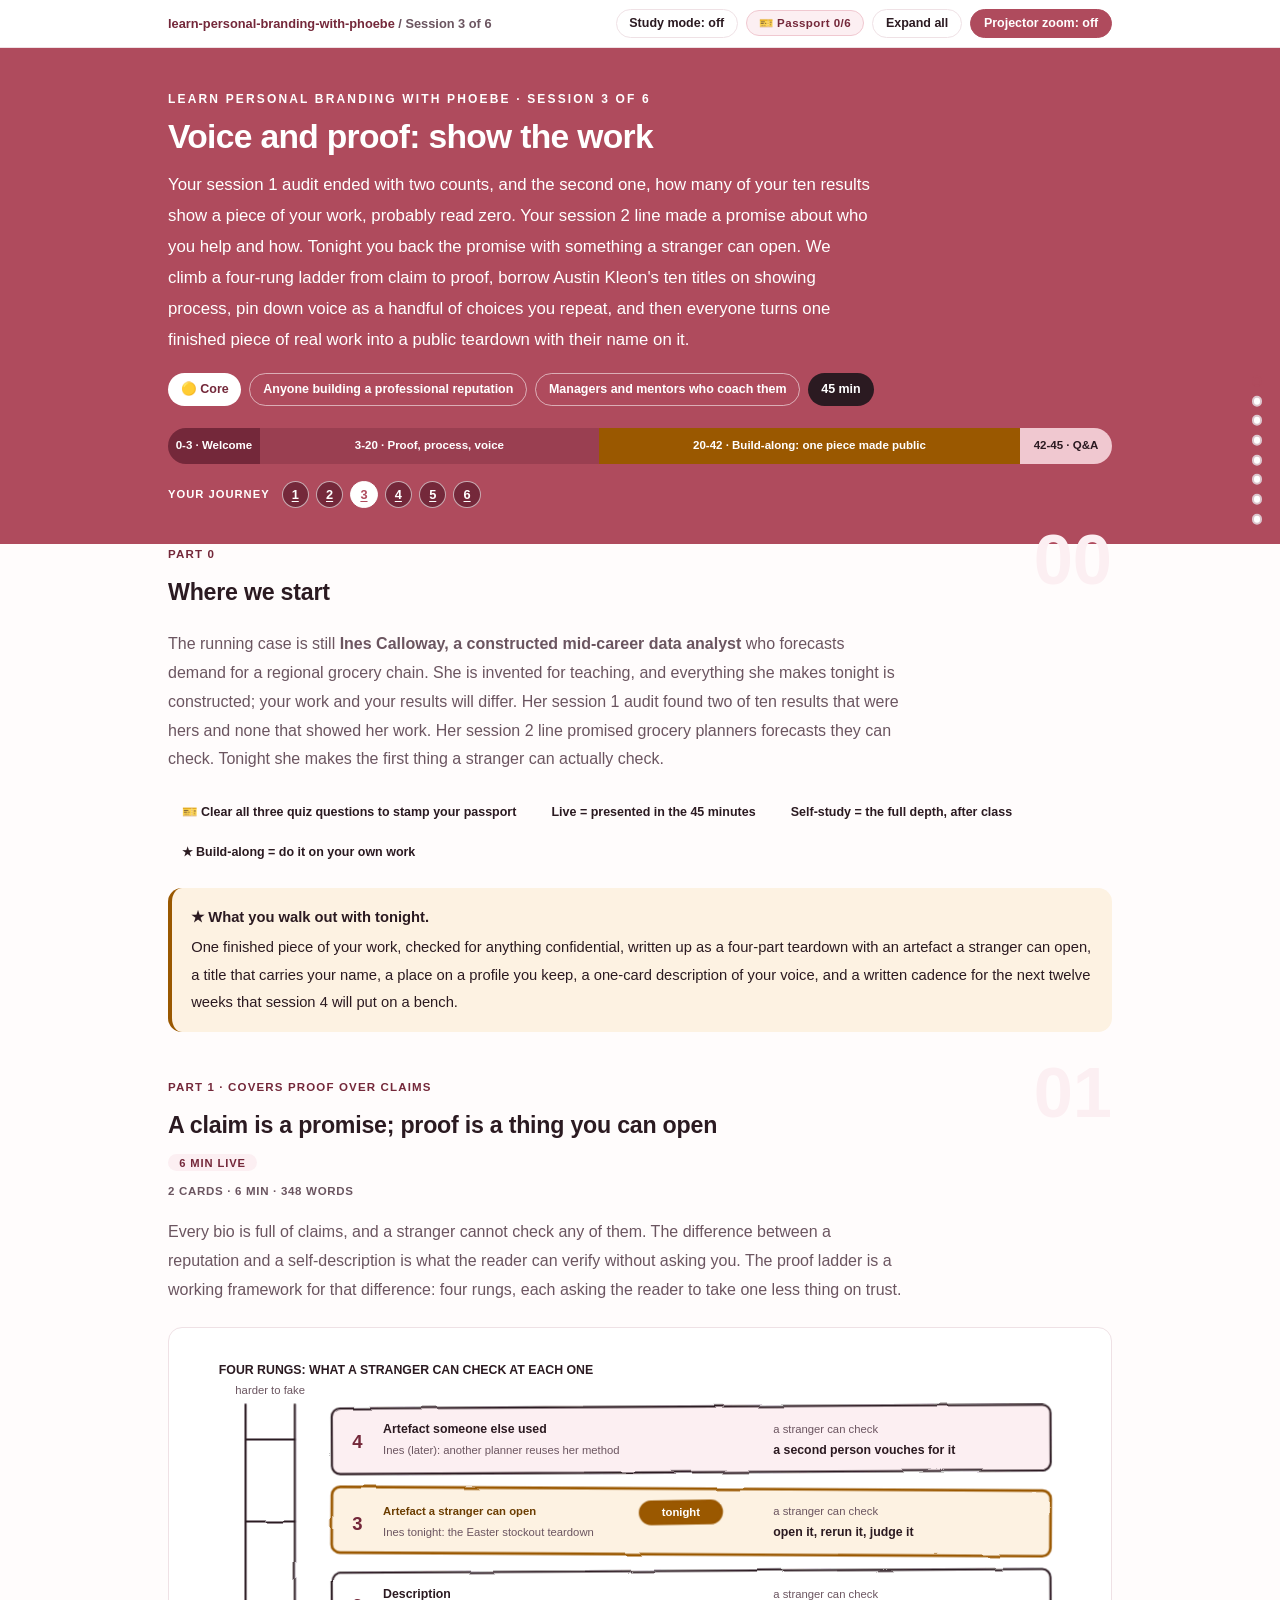
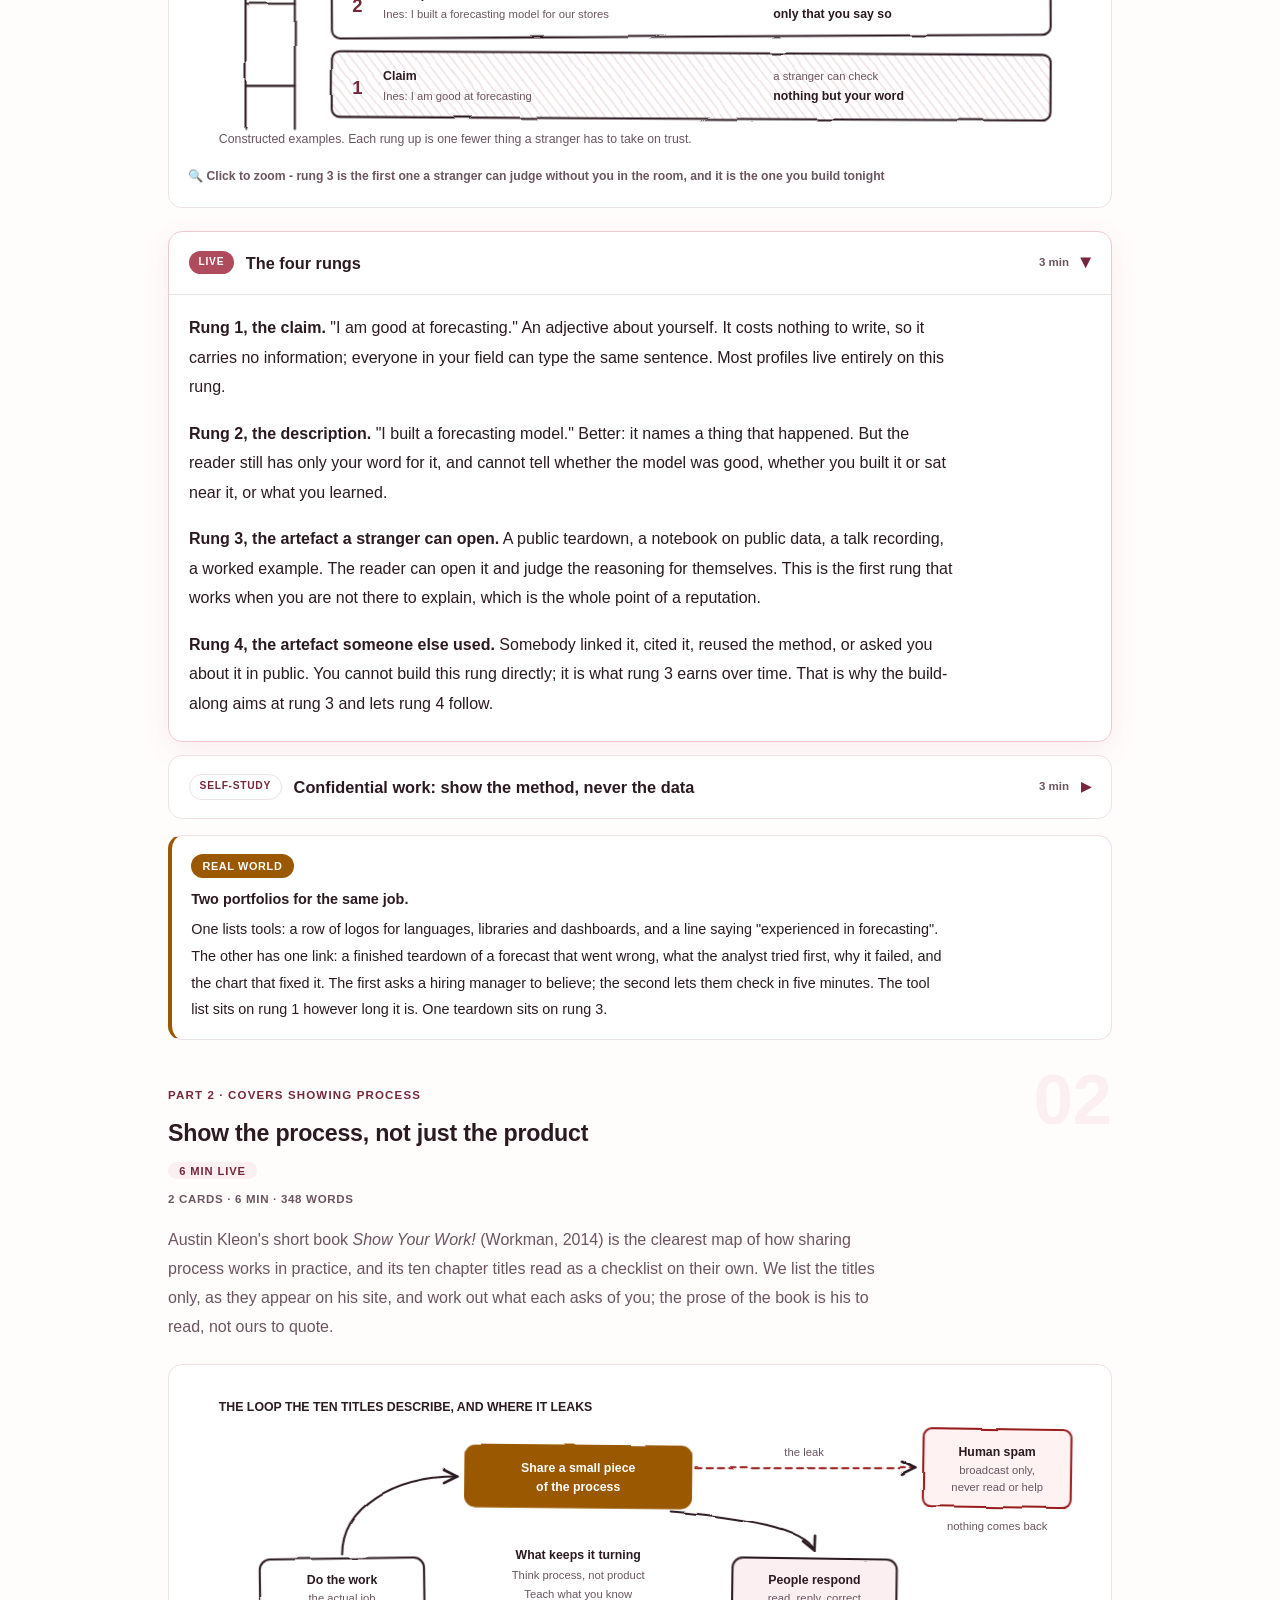
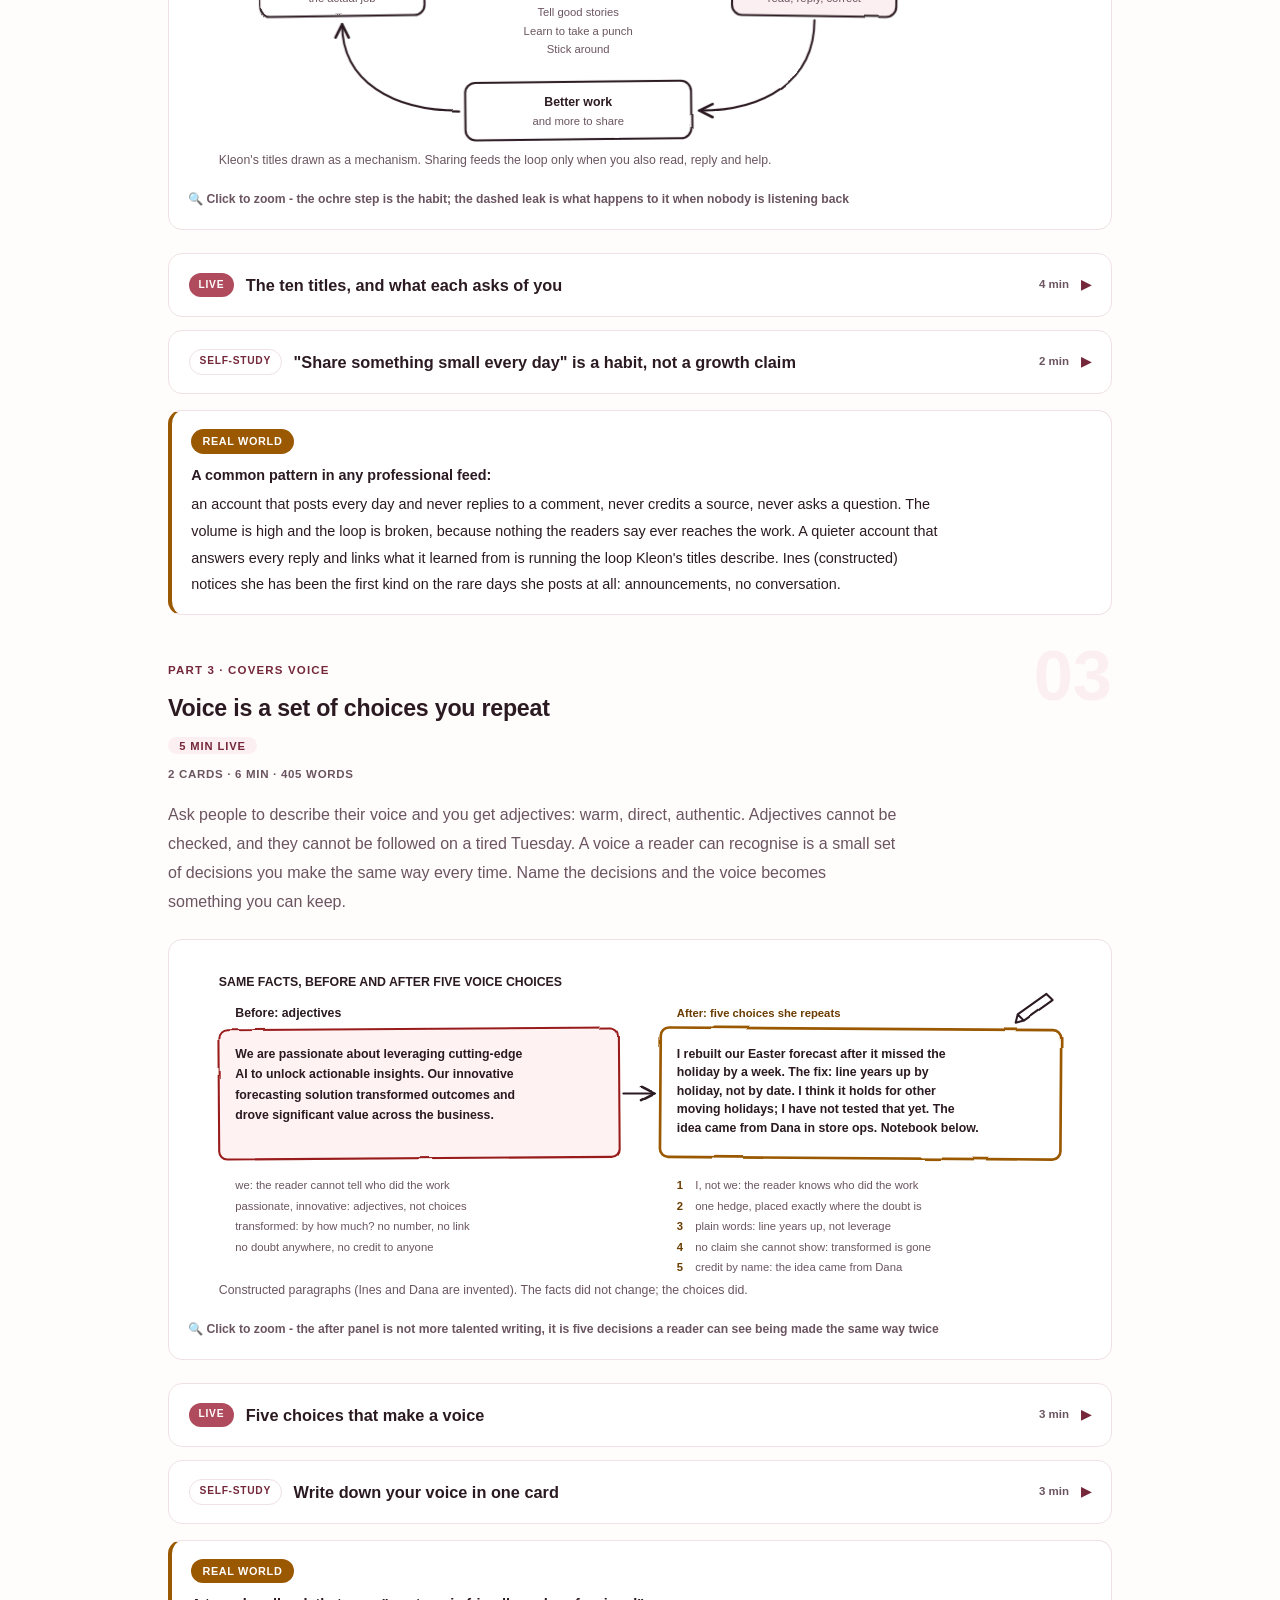
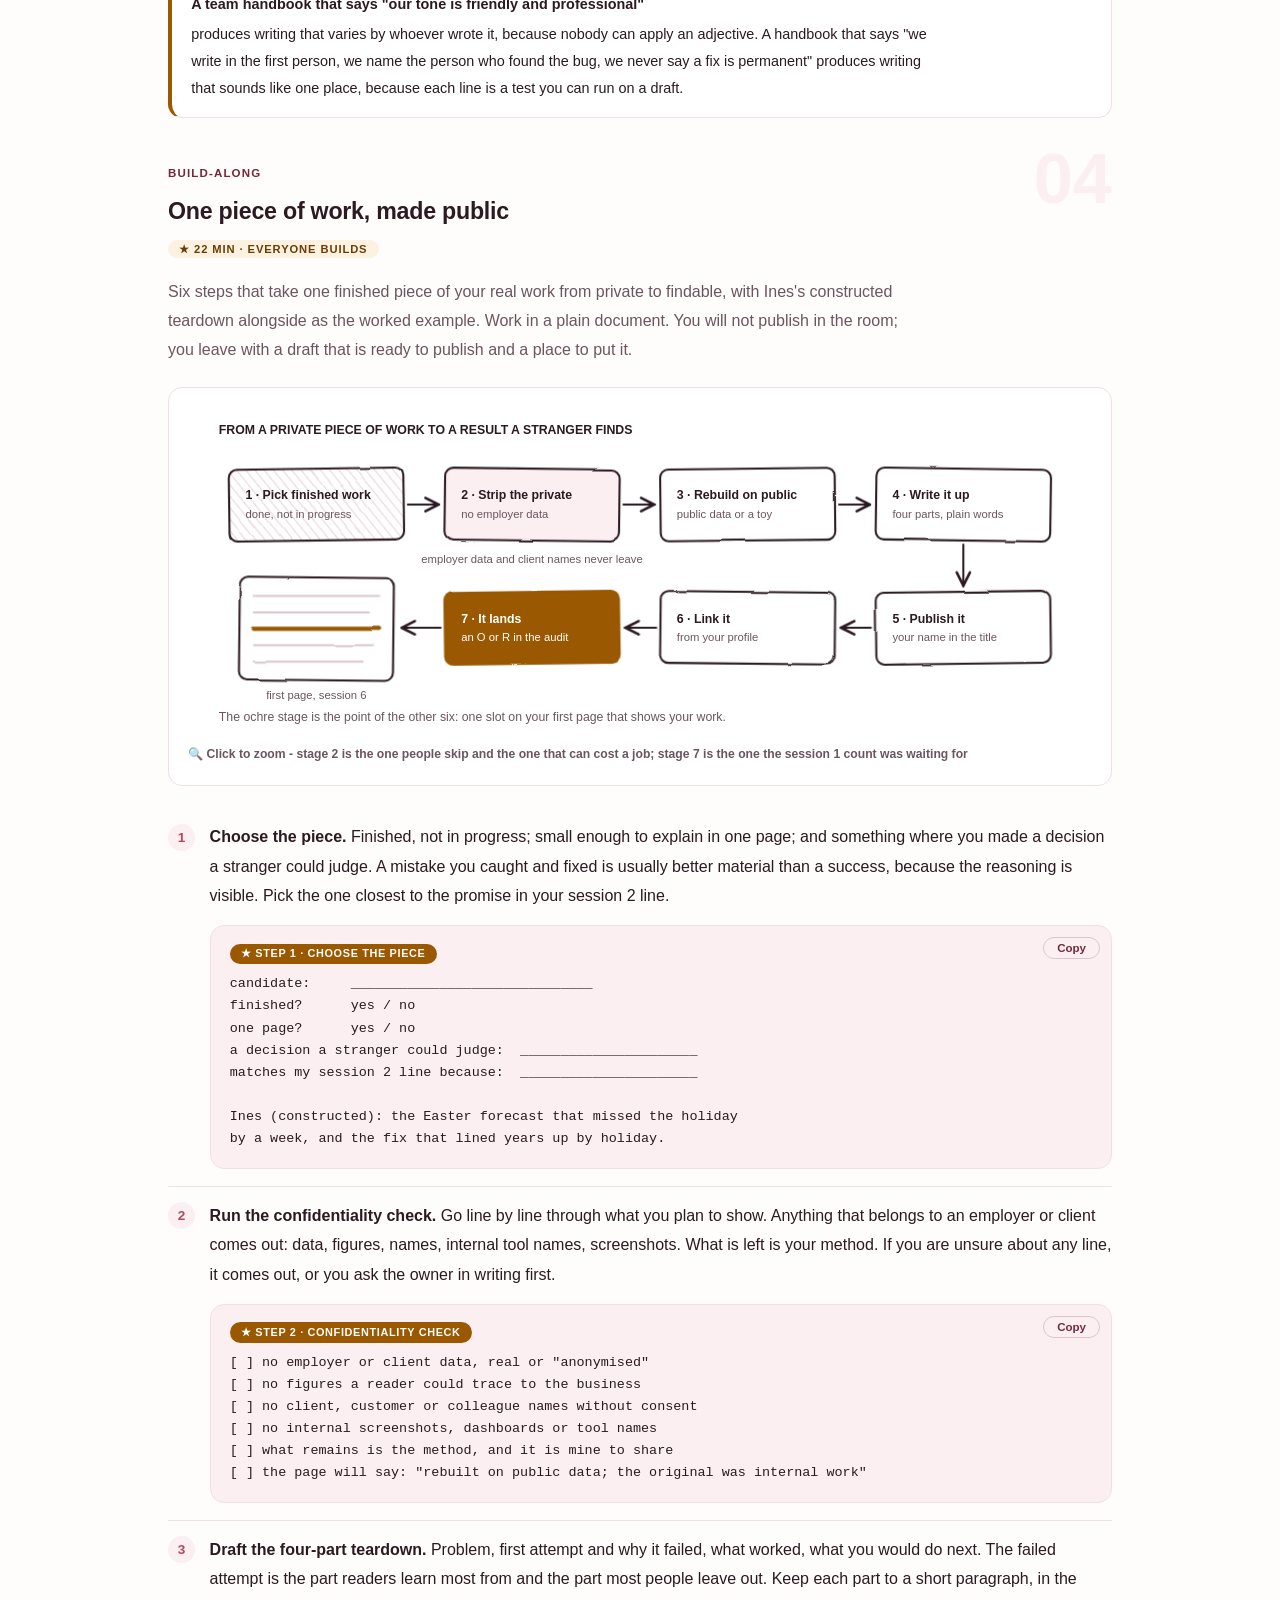
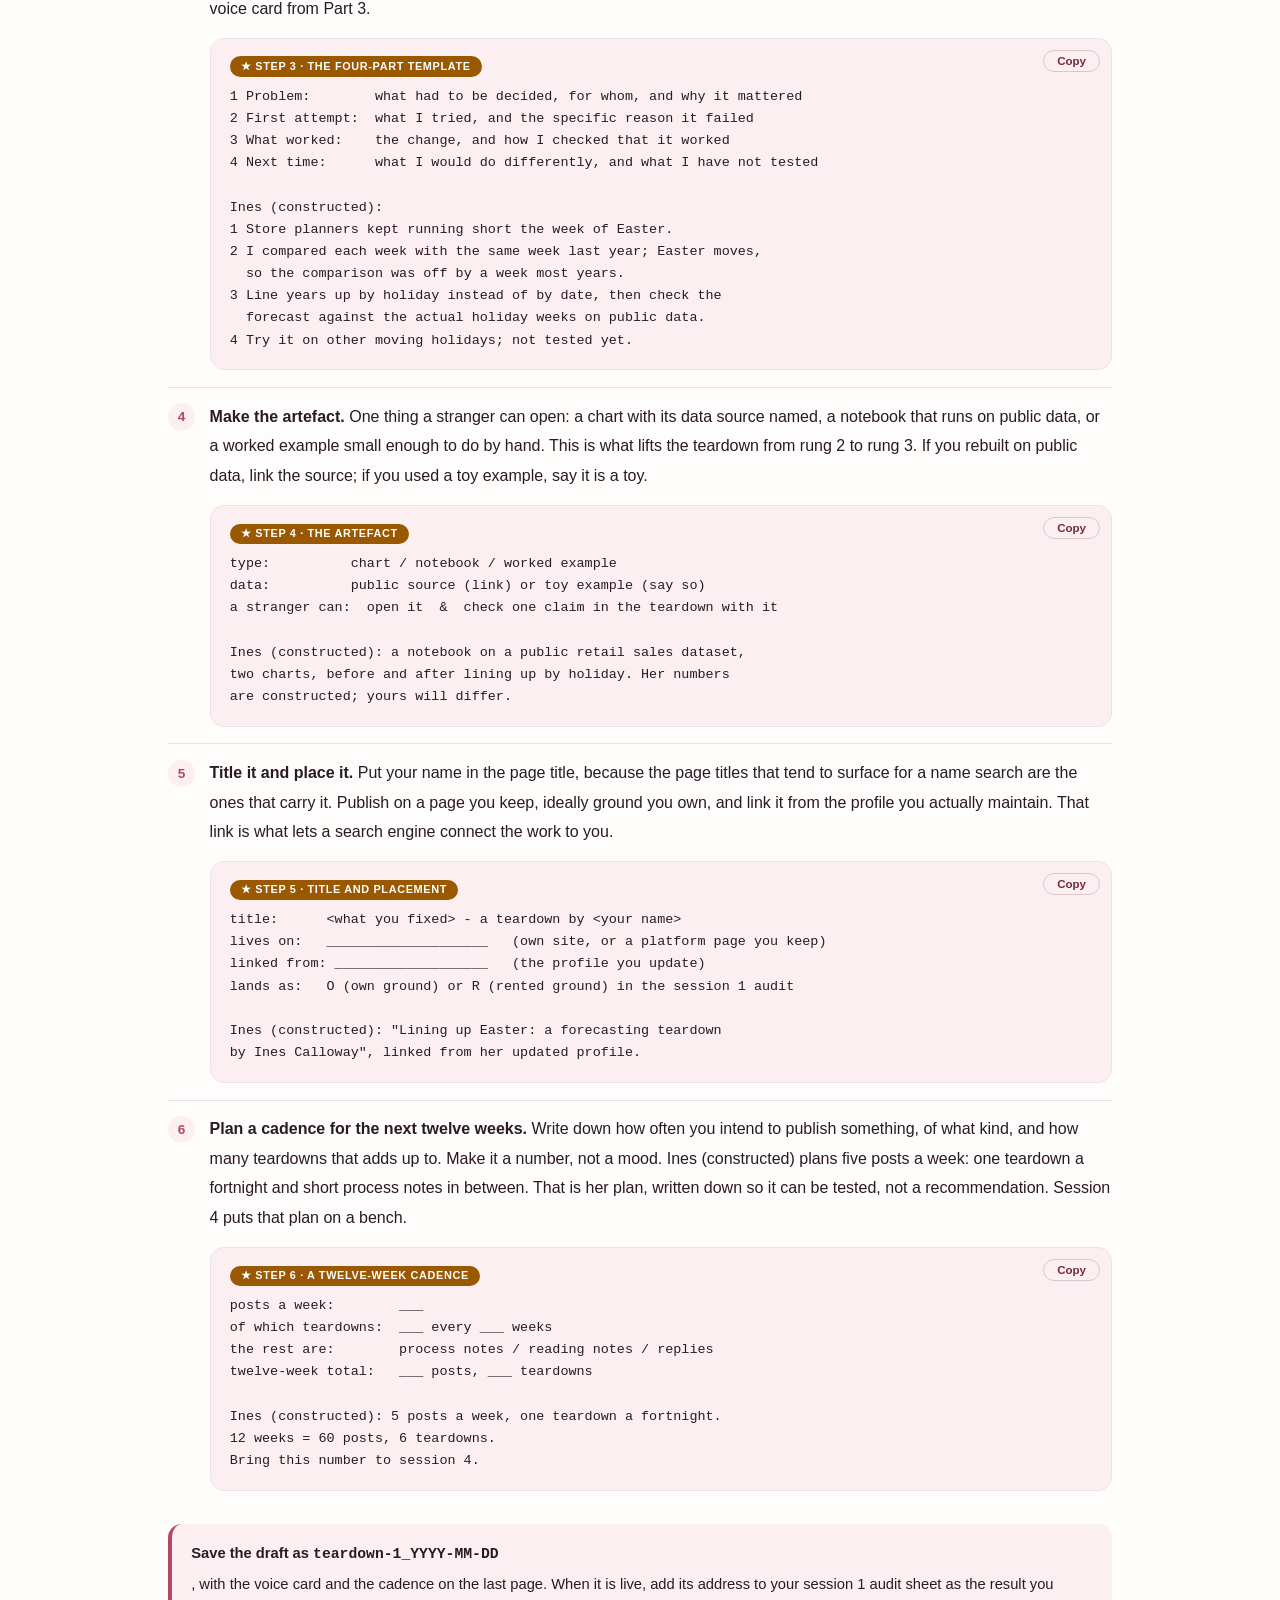
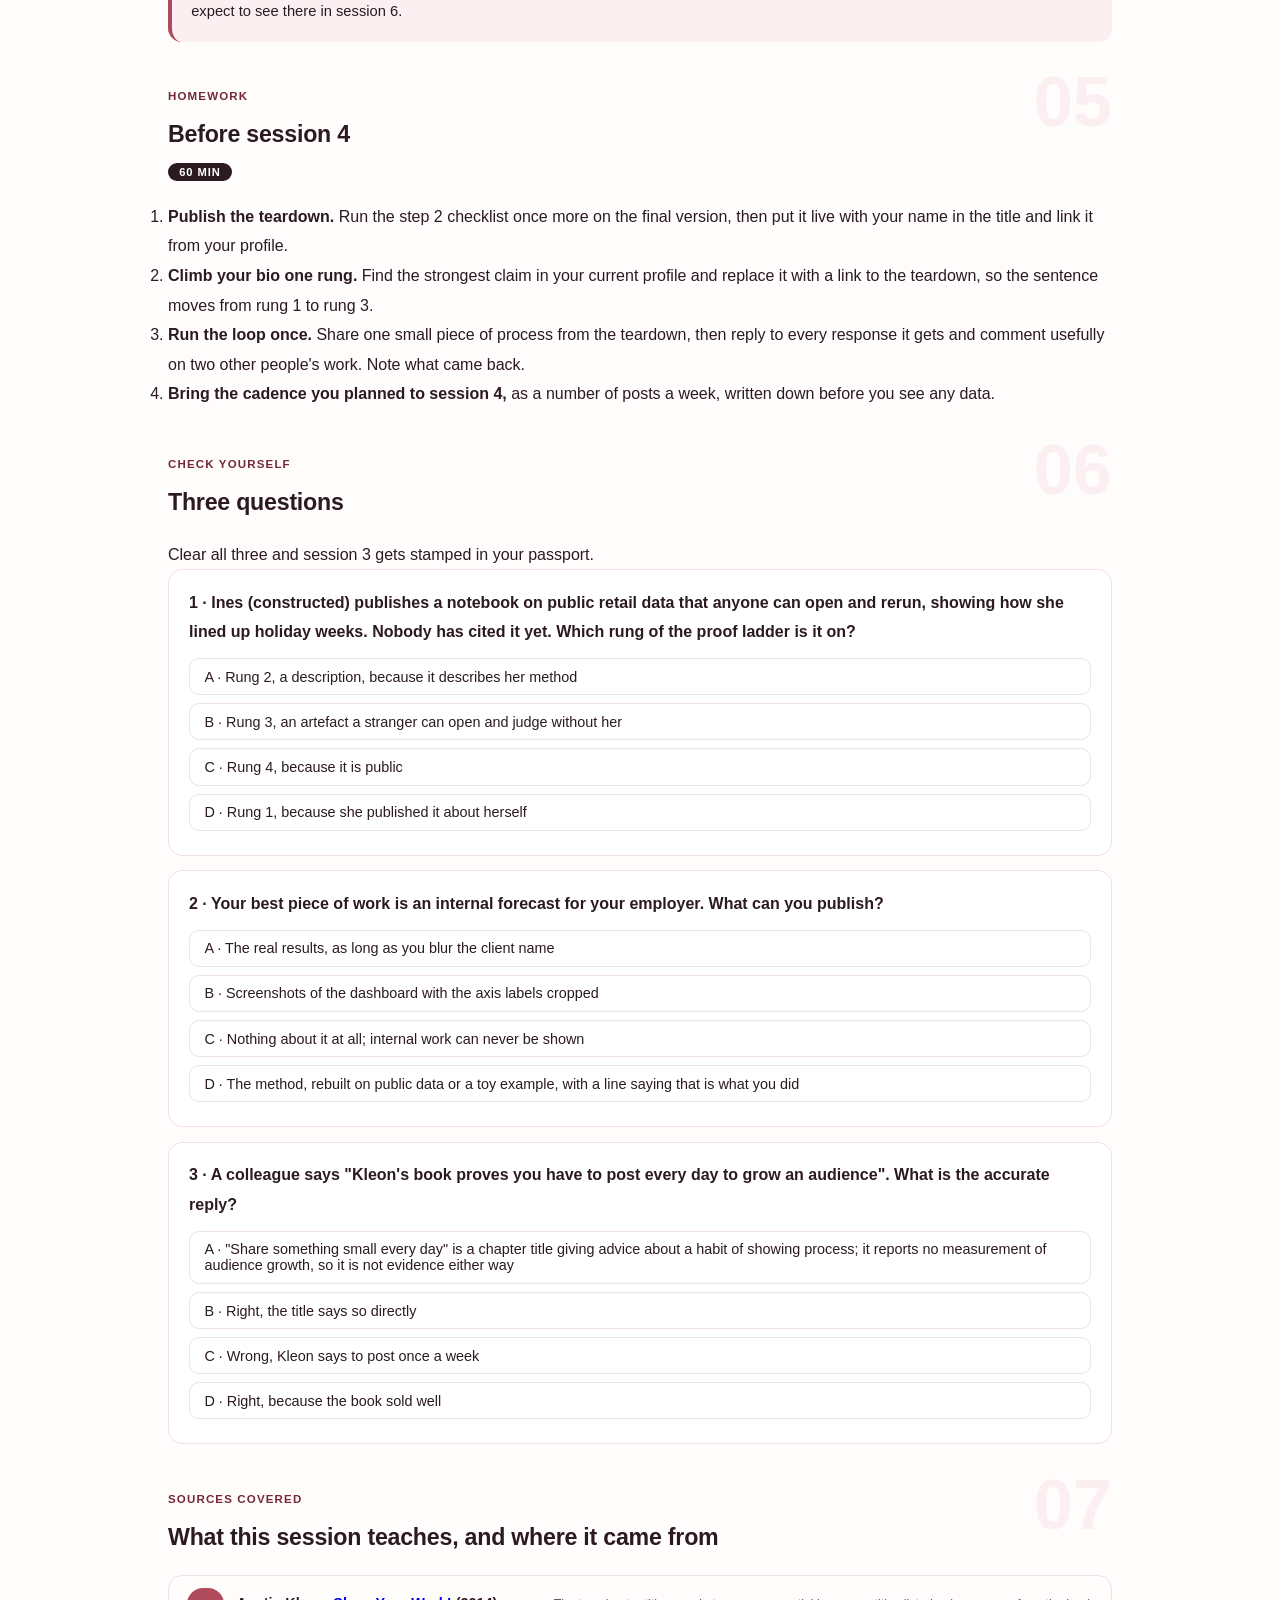
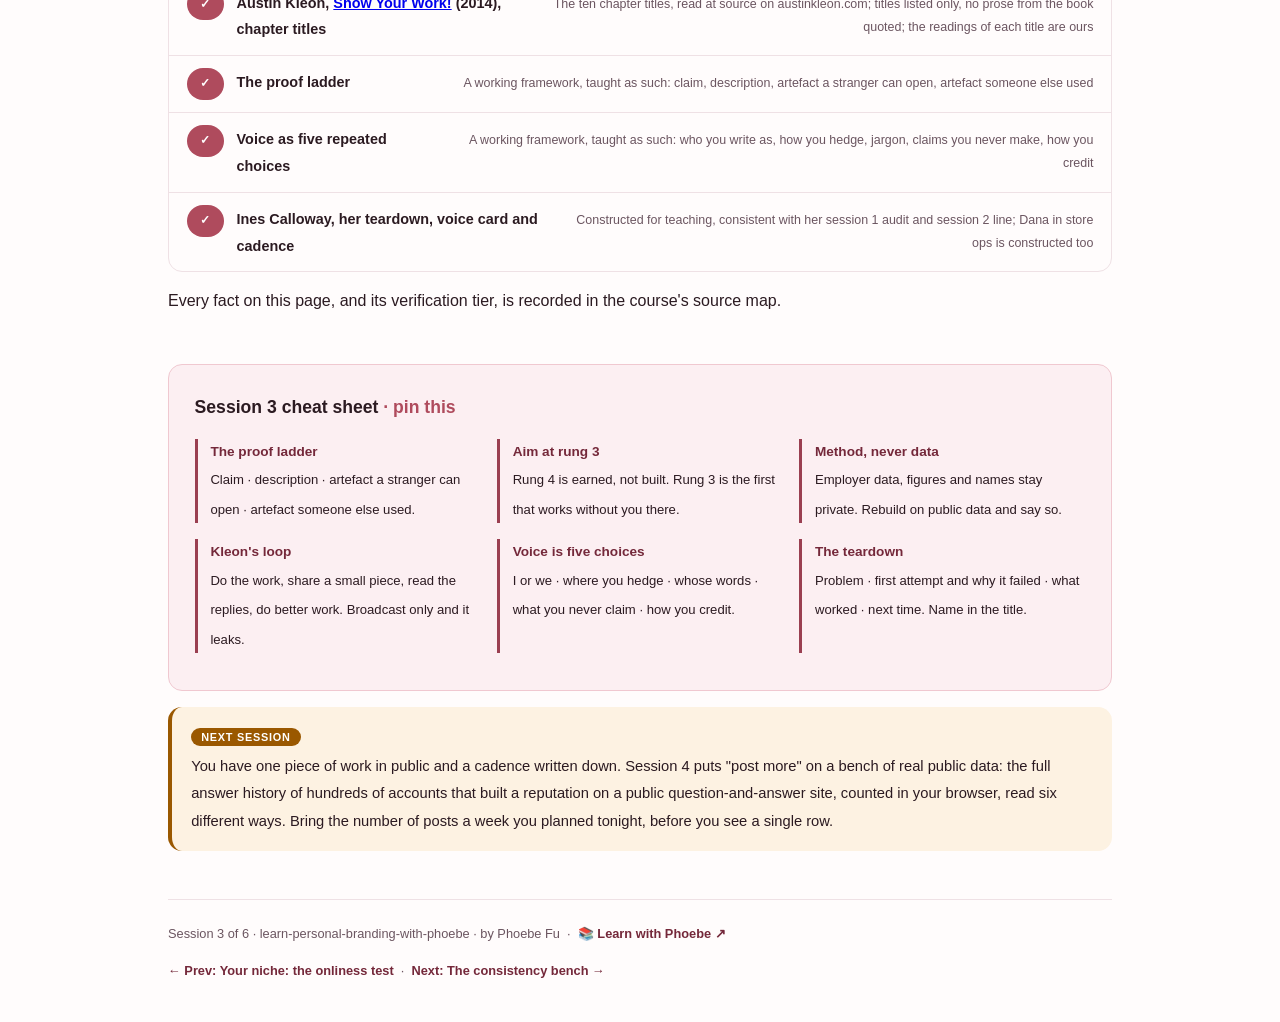
<file: courses/03-show-the-work.html>
<!DOCTYPE html>
<html lang="en">
<head>
<meta charset="UTF-8">
<meta name="viewport" content="width=device-width, initial-scale=1.0">
<!-- social:start -->
<meta name="description" content="Session 3 of 6. A claim is a promise; proof is a thing a stranger can open. The proof ladder, Kleon's ten titles on showing process, voice as five repeated choices, and one piece of work made public tonight.">
<meta property="og:type" content="article">
<meta property="og:site_name" content="Learn with Phoebe">
<meta property="og:title" content="Voice and proof: show the work - learn personal branding with phoebe">
<meta property="og:description" content="Session 3 of 6. Climb the proof ladder, show the process, write down your voice, and turn one finished piece of work into a public teardown.">
<meta property="og:url" content="https://phoebefu6.github.io/learn-personal-branding-with-phoebe/courses/03-show-the-work.html">
<meta property="og:image" content="https://phoebefu6.github.io/learn-personal-branding-with-phoebe/assets/og-cover.png">
<meta property="og:image:width" content="1200">
<meta property="og:image:height" content="630">
<meta name="twitter:card" content="summary_large_image">
<meta name="twitter:title" content="Voice and proof: show the work - learn personal branding with phoebe">
<meta name="twitter:description" content="Session 3 of 6. Four rungs of proof, ten titles, five voice choices, one teardown.">
<meta name="twitter:image" content="https://phoebefu6.github.io/learn-personal-branding-with-phoebe/assets/og-cover.png">
<!-- social:end -->
<title>Session 3 · Voice and proof: show the work - learn personal branding with phoebe</title>
<link rel="stylesheet" href="../assets/style.css?v=22">
</head>
<body>

<div class="toolbar">
  <div class="wrap">
    <span class="crumb"><a href="../index.html">learn-personal-branding-with-phoebe</a> / Session 3 of 6</span>
    <button class="btn" id="toggle-all" type="button">Expand all</button>
    <button class="btn primary" id="zoom-toggle" type="button">Projector zoom: off</button>
  </div>
</div>

<header class="masthead">
  <div class="wrap">
    <div class="eyebrow">Learn Personal Branding with Phoebe · Session 3 of 6</div>
    <h1>Voice and proof: <span class="accent">show the work</span></h1>
    <p class="sub">Your session 1 audit ended with two counts, and the second one, how many of your ten results show a piece of your work, probably read zero. Your session 2 line made a promise about who you help and how. Tonight you back the promise with something a stranger can open. We climb a four-rung ladder from claim to proof, borrow Austin Kleon's ten titles on showing process, pin down voice as a handful of choices you repeat, and then everyone turns one finished piece of real work into a public teardown with their name on it.</p>
    <div class="chip-row">
      <span class="chip level">🟡 Core</span>
      <span class="chip audience">Anyone building a professional reputation</span>
      <span class="chip audience">Managers and mentors who coach them</span>
      <span class="chip time">45 min</span>
    </div>
    <div class="agenda">
      <span class="a1" style="flex:1">0-3 · Welcome</span>
      <span class="a2" style="flex:4">3-20 · Proof, process, voice</span>
      <span class="a3" style="flex:5">20-42 · Build-along: one piece made public</span>
      <span class="a4" style="flex:1">42-45 · Q&amp;A</span>
    </div>
  </div>
</header>

<main class="wrap">

  <section class="section" id="intro">
    <div class="section-kicker">
      <span class="klabel">Part 0</span>
      <h2>Where we start</h2>
    </div>
    <p class="lede">The running case is still <strong>Ines Calloway, a constructed mid-career data analyst</strong> who forecasts demand for a regional grocery chain. She is invented for teaching, and everything she makes tonight is constructed; your work and your results will differ. Her session 1 audit found two of ten results that were hers and none that showed her work. Her session 2 line promised grocery planners forecasts they can check. Tonight she makes the first thing a stranger can actually check.</p>

    <div class="legend">
      <span class="pill">🎫 Clear all three quiz questions to stamp your passport</span>
      <span class="pill">Live = presented in the 45 minutes</span>
      <span class="pill">Self-study = the full depth, after class</span>
      <span class="pill">★ Build-along = do it on your own work</span>
    </div>

    <div class="callout win">
      <p><strong>★ What you walk out with tonight.</strong> One finished piece of your work, checked for anything confidential, written up as a four-part teardown with an artefact a stranger can open, a title that carries your name, a place on a profile you keep, a one-card description of your voice, and a written cadence for the next twelve weeks that session 4 will put on a bench.</p>
    </div>
  </section>

  <section class="section" id="part-1">
    <div class="section-kicker">
      <span class="klabel">Part 1 · covers proof over claims</span>
      <h2>A claim is a promise; proof is a thing you can open</h2>
      <span class="tag concept">6 min live</span>
    </div>
    <p class="lede">Every bio is full of claims, and a stranger cannot check any of them. The difference between a reputation and a self-description is what the reader can verify without asking you. The proof ladder is a working framework for that difference: four rungs, each asking the reader to take one less thing on trust.</p>

    <figure class="zoomable">
      <svg viewBox="0 0 880 398" xmlns="http://www.w3.org/2000/svg" role="img" aria-label="A ladder of four rungs, lowest first. Rung 1, claim: a stranger can check nothing but your word; Ines says she is good at forecasting. Rung 2, description: a stranger can check only that you say so; Ines says she built a forecasting model for her stores. Rung 3, an artefact a stranger can open: they can open it, rerun it and judge it; Ines's Easter stockout teardown, marked as tonight's build. Rung 4, an artefact someone else used: a second person vouches for it; later, another planner reuses her method. All examples constructed.">
        <defs>
          <filter id="s3aSk" x="-3%" y="-3%" width="106%" height="106%"><feTurbulence type="fractalNoise" baseFrequency="0.02" numOctaves="2" seed="53" result="n"/><feDisplacementMap in="SourceGraphic" in2="n" scale="2.4" xChannelSelector="R" yChannelSelector="G"/></filter>
          <pattern id="s3aHc" patternUnits="userSpaceOnUse" width="7" height="7" patternTransform="rotate(-38)"><line x1="0" y1="0" x2="0" y2="7" stroke="#AF4B5D" stroke-width="1" opacity=".5"/></pattern>
          <marker id="s3aAr" viewBox="0 0 10 10" refX="9" refY="5" markerWidth="8" markerHeight="8" orient="auto"><path d="M1 1 L9 5 L1 9" fill="none" stroke="#2B1A21" stroke-width="1.6" stroke-linecap="round"/></marker>
        </defs>
        <style>
          .s3aH { font: 800 12px Inter, sans-serif; fill: #2B1A21; }
          .s3aL { font: 600 12px Inter, sans-serif; fill: #2B1A21; }
          .s3aS { font: 400 11px Inter, sans-serif; fill: #6B5560; }
          .s3aB { font: 800 11px Inter, sans-serif; fill: #6B3D00; }
          .s3aV { font: 800 18px Inter, sans-serif; fill: #74283A; }
          .s3aW { font: 800 11px Inter, sans-serif; fill: #FFFFFF; }
          .s3aN { font: 400 12px Inter, sans-serif; fill: #6B5560; }
        </style>

        <text class="s3aH" x="30" y="26">FOUR RUNGS: WHAT A STRANGER CAN CHECK AT EACH ONE</text>

        <g filter="url(#s3aSk)" fill="none" stroke="#2B1A21" stroke-width="2" stroke-linecap="round" stroke-linejoin="round">
          <!-- ladder rails and rungs -->
          <path d="M56 56 L56 372"/>
          <path d="M104 56 L104 372"/>
          <path d="M56 90 L104 90 M56 170 L104 170 M56 250 L104 250 M56 330 L104 330"/>
          <!-- rung 4 -->
          <rect x="140" y="58" width="700" height="64" rx="8" fill="#FCEFF2" transform="rotate(-0.3 490 90)"/>
          <!-- rung 3, tonight -->
          <rect x="140" y="138" width="700" height="64" rx="8" fill="#FDF2E2" stroke="#9A5800" stroke-width="2.6" transform="rotate(0.3 490 170)"/>
          <rect x="440" y="150" width="80" height="22" rx="11" fill="#9A5800" stroke="#9A5800" transform="rotate(-1 480 161)"/>
          <!-- rung 2 -->
          <rect x="140" y="218" width="700" height="64" rx="8" fill="#FFFFFF" transform="rotate(-0.3 490 250)"/>
          <!-- rung 1, the pile of claims -->
          <rect x="140" y="298" width="700" height="64" rx="8" fill="url(#s3aHc)" transform="rotate(0.3 490 330)"/>
        </g>

        <text class="s3aS" x="80" y="46" text-anchor="middle">harder to fake</text>

        <text class="s3aV" x="160" y="98">4</text>
        <text class="s3aH" x="190" y="84">Artefact someone else used</text>
        <text class="s3aS" x="190" y="104">Ines (later): another planner reuses her method</text>
        <text class="s3aS" x="570" y="84">a stranger can check</text>
        <text class="s3aL" x="570" y="104">a second person vouches for it</text>

        <text class="s3aV" x="160" y="178">3</text>
        <text class="s3aB" x="190" y="164">Artefact a stranger can open</text>
        <text class="s3aW" x="480" y="165" text-anchor="middle">tonight</text>
        <text class="s3aS" x="190" y="184">Ines tonight: the Easter stockout teardown</text>
        <text class="s3aS" x="570" y="164">a stranger can check</text>
        <text class="s3aL" x="570" y="184">open it, rerun it, judge it</text>

        <text class="s3aV" x="160" y="258">2</text>
        <text class="s3aH" x="190" y="244">Description</text>
        <text class="s3aS" x="190" y="264">Ines: I built a forecasting model for our stores</text>
        <text class="s3aS" x="570" y="244">a stranger can check</text>
        <text class="s3aL" x="570" y="264">only that you say so</text>

        <text class="s3aV" x="160" y="338">1</text>
        <text class="s3aH" x="190" y="324">Claim</text>
        <text class="s3aS" x="190" y="344">Ines: I am good at forecasting</text>
        <text class="s3aS" x="570" y="324">a stranger can check</text>
        <text class="s3aL" x="570" y="344">nothing but your word</text>

        <text class="s3aN" x="30" y="386">Constructed examples. Each rung up is one fewer thing a stranger has to take on trust.</text>
      </svg>
      <figcaption>🔍 Click to zoom - rung 3 is the first one a stranger can judge without you in the room, and it is the one you build tonight</figcaption>
    </figure>

    <details class="card" open>
      <summary><span class="mode live">Live</span>The four rungs<span class="mini">3 min</span><span class="caret">▶</span></summary>
      <div class="body">
        <p><strong>Rung 1, the claim.</strong> "I am good at forecasting." An adjective about yourself. It costs nothing to write, so it carries no information; everyone in your field can type the same sentence. Most profiles live entirely on this rung.</p>
        <p><strong>Rung 2, the description.</strong> "I built a forecasting model." Better: it names a thing that happened. But the reader still has only your word for it, and cannot tell whether the model was good, whether you built it or sat near it, or what you learned.</p>
        <p><strong>Rung 3, the artefact a stranger can open.</strong> A public teardown, a notebook on public data, a talk recording, a worked example. The reader can open it and judge the reasoning for themselves. This is the first rung that works when you are not there to explain, which is the whole point of a reputation.</p>
        <p><strong>Rung 4, the artefact someone else used.</strong> Somebody linked it, cited it, reused the method, or asked you about it in public. You cannot build this rung directly; it is what rung 3 earns over time. That is why the build-along aims at rung 3 and lets rung 4 follow.</p>
      </div>
    </details>

    <details class="card">
      <summary><span class="mode self">Self-study</span>Confidential work: show the method, never the data<span class="mini">3 min</span><span class="caret">▶</span></summary>
      <div class="body">
        <p>Most of your best work belongs to an employer or a client, and the professional norm is simple: never publish their data, their numbers, their client names or anything a reader could trace back to them. That includes screenshots with the axis labels cropped, "anonymised" figures that are still recognisable, and the name of the client in a caption. If you would not show it to a competitor, do not show it to the internet.</p>
        <p>What is yours is the method: the reasoning, the mistake you caught, the approach that fixed it. Rebuild that on public data or on a small toy example you make up, and say plainly that you did: "rebuilt on public data; the original was internal work". The rebuild is honest, it is shareable, and it often teaches better than the original because you strip it to the part that matters. When in doubt, ask whoever owns the work before you publish, in writing.</p>
      </div>
    </details>

    <div class="callout example">
      <span class="ex-pill">Real world</span>
      <p><strong>Two portfolios for the same job.</strong> One lists tools: a row of logos for languages, libraries and dashboards, and a line saying "experienced in forecasting". The other has one link: a finished teardown of a forecast that went wrong, what the analyst tried first, why it failed, and the chart that fixed it. The first asks a hiring manager to believe; the second lets them check in five minutes. The tool list sits on rung 1 however long it is. One teardown sits on rung 3.</p>
    </div>
  </section>

  <section class="section" id="part-2">
    <div class="section-kicker">
      <span class="klabel">Part 2 · covers showing process</span>
      <h2>Show the process, not just the product</h2>
      <span class="tag concept">6 min live</span>
    </div>
    <p class="lede">Austin Kleon's short book <em>Show Your Work!</em> (Workman, 2014) is the clearest map of how sharing process works in practice, and its ten chapter titles read as a checklist on their own. We list the titles only, as they appear on his site, and work out what each asks of you; the prose of the book is his to read, not ours to quote.</p>

    <figure class="zoomable">
      <svg viewBox="0 0 880 384" xmlns="http://www.w3.org/2000/svg" role="img" aria-label="A loop of four steps: do the work, share a small piece of the process, people respond by reading, replying and correcting, which leads to better work and more to share, then back to doing the work. In the centre, five of Kleon's titles that keep the loop turning. From the sharing step a dashed leak runs off to a panel labelled human spam: broadcasting only, never reading or helping, so nothing comes back.">
        <defs>
          <filter id="s3bSk" x="-3%" y="-3%" width="106%" height="106%"><feTurbulence type="fractalNoise" baseFrequency="0.02" numOctaves="2" seed="61" result="n"/><feDisplacementMap in="SourceGraphic" in2="n" scale="2.4" xChannelSelector="R" yChannelSelector="G"/></filter>
          <pattern id="s3bHc" patternUnits="userSpaceOnUse" width="7" height="7" patternTransform="rotate(-38)"><line x1="0" y1="0" x2="0" y2="7" stroke="#AF4B5D" stroke-width="1" opacity=".5"/></pattern>
          <marker id="s3bAr" viewBox="0 0 10 10" refX="9" refY="5" markerWidth="8" markerHeight="8" orient="auto"><path d="M1 1 L9 5 L1 9" fill="none" stroke="#2B1A21" stroke-width="1.6" stroke-linecap="round"/></marker>
        </defs>
        <style>
          .s3bH { font: 800 12px Inter, sans-serif; fill: #2B1A21; }
          .s3bL { font: 600 12px Inter, sans-serif; fill: #2B1A21; }
          .s3bS { font: 400 11px Inter, sans-serif; fill: #6B5560; }
          .s3bW { font: 800 12px Inter, sans-serif; fill: #FFFFFF; }
          .s3bN { font: 400 12px Inter, sans-serif; fill: #6B5560; }
        </style>

        <text class="s3bH" x="30" y="26">THE LOOP THE TEN TITLES DESCRIBE, AND WHERE IT LEAKS</text>

        <g filter="url(#s3bSk)" fill="none" stroke="#2B1A21" stroke-width="2" stroke-linecap="round" stroke-linejoin="round">
          <!-- four steps -->
          <rect x="70" y="170" width="160" height="56" rx="10" fill="#FFFFFF" transform="rotate(-0.8 150 198)"/>
          <rect x="270" y="60" width="220" height="60" rx="10" fill="#9A5800" stroke="#9A5800" transform="rotate(0.6 380 90)"/>
          <rect x="530" y="170" width="160" height="56" rx="10" fill="#FCEFF2" transform="rotate(0.8 610 198)"/>
          <rect x="270" y="290" width="220" height="56" rx="10" fill="#FFFFFF" transform="rotate(-0.6 380 318)"/>
          <!-- loop arrows -->
          <path d="M150 166 C150 120 200 90 262 90" marker-end="url(#s3bAr)"/>
          <path d="M470 124 C540 130 600 140 610 162" marker-end="url(#s3bAr)"/>
          <path d="M610 230 C610 290 560 318 498 318" marker-end="url(#s3bAr)"/>
          <path d="M264 318 C200 318 150 290 150 234" marker-end="url(#s3bAr)"/>
          <!-- the leak -->
          <path d="M494 82 L708 82" stroke="#991B1B" stroke-dasharray="6 5" marker-end="url(#s3bAr)"/>
          <rect x="716" y="44" width="144" height="76" rx="8" fill="#FEF2F2" stroke="#991B1B" transform="rotate(0.8 788 82)"/>
        </g>

        <text class="s3bL" x="150" y="195" text-anchor="middle">Do the work</text>
        <text class="s3bS" x="150" y="212" text-anchor="middle">the actual job</text>
        <text class="s3bW" x="380" y="86" text-anchor="middle">Share a small piece</text>
        <text class="s3bW" x="380" y="104" text-anchor="middle">of the process</text>
        <text class="s3bL" x="610" y="195" text-anchor="middle">People respond</text>
        <text class="s3bS" x="610" y="212" text-anchor="middle">read, reply, correct</text>
        <text class="s3bL" x="380" y="314" text-anchor="middle">Better work</text>
        <text class="s3bS" x="380" y="332" text-anchor="middle">and more to share</text>

        <text class="s3bH" x="380" y="170" text-anchor="middle">What keeps it turning</text>
        <text class="s3bS" x="380" y="190" text-anchor="middle">Think process, not product</text>
        <text class="s3bS" x="380" y="208" text-anchor="middle">Teach what you know</text>
        <text class="s3bS" x="380" y="226" text-anchor="middle">Tell good stories</text>
        <text class="s3bS" x="380" y="244" text-anchor="middle">Learn to take a punch</text>
        <text class="s3bS" x="380" y="262" text-anchor="middle">Stick around</text>

        <text class="s3bS" x="600" y="70" text-anchor="middle">the leak</text>
        <text class="s3bL" x="788" y="70" text-anchor="middle">Human spam</text>
        <text class="s3bS" x="788" y="88" text-anchor="middle">broadcast only,</text>
        <text class="s3bS" x="788" y="104" text-anchor="middle">never read or help</text>
        <text class="s3bS" x="788" y="142" text-anchor="middle">nothing comes back</text>

        <text class="s3bN" x="30" y="370">Kleon's titles drawn as a mechanism. Sharing feeds the loop only when you also read, reply and help.</text>
      </svg>
      <figcaption>🔍 Click to zoom - the ochre step is the habit; the dashed leak is what happens to it when nobody is listening back</figcaption>
    </figure>

    <details class="card">
      <summary><span class="mode live">Live</span>The ten titles, and what each asks of you<span class="mini">4 min</span><span class="caret">▶</span></summary>
      <div class="body">
        <p>The chapter titles, as listed on austinkleon.com. The second half of each line is our reading of what the title asks of a working professional, not Kleon's text.</p>
        <ol>
          <li><strong>You don't have to be a genius.</strong> You do not need to be the leading expert to share; being a careful practitioner who is still learning is enough to start.</li>
          <li><strong>Think process, not product.</strong> The steps, drafts and dead ends are shareable long before the finished thing is.</li>
          <li><strong>Share something small every day.</strong> A habit of small, regular pieces instead of waiting for a big reveal.</li>
          <li><strong>Open up your cabinet of curiosities.</strong> Share what you read and learn from, with credit, not only what you make.</li>
          <li><strong>Tell good stories.</strong> Frame work as problem, attempt, result, so a stranger can follow it.</li>
          <li><strong>Teach what you know.</strong> Explaining a method gives it away and makes you the person who explained it.</li>
          <li><strong>Don't turn into human spam.</strong> Read, reply and help as much as you broadcast; the figure above draws the leak.</li>
          <li><strong>Learn to take a punch.</strong> Public work draws criticism; separate the useful correction from the noise.</li>
          <li><strong>Sell out.</strong> It is fine to say plainly what you offer, once the work has earned attention.</li>
          <li><strong>Stick around.</strong> Reputations are built over years, not launches; session 6 comes back to this one.</li>
        </ol>
      </div>
    </details>

    <details class="card">
      <summary><span class="mode self">Self-study</span>"Share something small every day" is a habit, not a growth claim<span class="mini">2 min</span><span class="caret">▶</span></summary>
      <div class="body">
        <p>The third title is the one that gets lifted out of context. Read with its neighbours, it is advice about a working habit: get your process out of your head in small pieces, often, so showing your work stops being an event. It is not a measurement. The title does not say that posting every day grows an audience, and a chapter title could not show that even if it did.</p>
        <p>Whether a higher cadence actually buys more engagement is an empirical question with an answer you can count, not a matter of who said it with more confidence. Session 4 tests it on real public data. Until then, treat "share something small every day" as a way to make sharing routine, and keep the separate question of what cadence earns open.</p>
      </div>
    </details>

    <div class="callout example">
      <span class="ex-pill">Real world</span>
      <p><strong>A common pattern in any professional feed:</strong> an account that posts every day and never replies to a comment, never credits a source, never asks a question. The volume is high and the loop is broken, because nothing the readers say ever reaches the work. A quieter account that answers every reply and links what it learned from is running the loop Kleon's titles describe. Ines (constructed) notices she has been the first kind on the rare days she posts at all: announcements, no conversation.</p>
    </div>
  </section>

  <section class="section" id="part-3">
    <div class="section-kicker">
      <span class="klabel">Part 3 · covers voice</span>
      <h2>Voice is a set of choices you repeat</h2>
      <span class="tag concept">5 min live</span>
    </div>
    <p class="lede">Ask people to describe their voice and you get adjectives: warm, direct, authentic. Adjectives cannot be checked, and they cannot be followed on a tired Tuesday. A voice a reader can recognise is a small set of decisions you make the same way every time. Name the decisions and the voice becomes something you can keep.</p>

    <figure class="zoomable">
      <svg viewBox="0 0 880 340" xmlns="http://www.w3.org/2000/svg" role="img" aria-label="Two panels with the same facts. Before: a constructed generic paragraph about leveraging cutting-edge AI and a forecasting solution that transformed outcomes, annotated with four problems: no one did the work, adjectives not choices, no number or link, no doubt and no credit. After: the same story rewritten with five numbered choices: I not we, one hedge where the doubt is, plain words, no claim she cannot show, and credit by name.">
        <defs>
          <filter id="s3cSk" x="-3%" y="-3%" width="106%" height="106%"><feTurbulence type="fractalNoise" baseFrequency="0.02" numOctaves="2" seed="67" result="n"/><feDisplacementMap in="SourceGraphic" in2="n" scale="2.4" xChannelSelector="R" yChannelSelector="G"/></filter>
          <pattern id="s3cHc" patternUnits="userSpaceOnUse" width="7" height="7" patternTransform="rotate(-38)"><line x1="0" y1="0" x2="0" y2="7" stroke="#AF4B5D" stroke-width="1" opacity=".5"/></pattern>
          <marker id="s3cAr" viewBox="0 0 10 10" refX="9" refY="5" markerWidth="8" markerHeight="8" orient="auto"><path d="M1 1 L9 5 L1 9" fill="none" stroke="#2B1A21" stroke-width="1.6" stroke-linecap="round"/></marker>
        </defs>
        <style>
          .s3cH { font: 800 12px Inter, sans-serif; fill: #2B1A21; }
          .s3cL { font: 600 12px Inter, sans-serif; fill: #2B1A21; }
          .s3cS { font: 400 11px Inter, sans-serif; fill: #6B5560; }
          .s3cB { font: 800 11px Inter, sans-serif; fill: #6B3D00; }
          .s3cN { font: 400 12px Inter, sans-serif; fill: #6B5560; }
        </style>

        <text class="s3cH" x="30" y="26">SAME FACTS, BEFORE AND AFTER FIVE VOICE CHOICES</text>

        <g filter="url(#s3cSk)" fill="none" stroke="#2B1A21" stroke-width="2" stroke-linecap="round" stroke-linejoin="round">
          <rect x="30" y="68" width="390" height="126" rx="8" fill="#FEF2F2" stroke="#991B1B" transform="rotate(-0.4 225 131)"/>
          <rect x="460" y="68" width="390" height="126" rx="8" fill="#FFFFFF" stroke="#9A5800" stroke-width="2.6" transform="rotate(0.4 655 131)"/>
          <path d="M424 131 L454 131" marker-end="url(#s3cAr)"/>
          <!-- pencil doodle -->
          <path d="M808 54 L836 34 L842 40 L814 60 Z M808 54 L806 62 L814 60"/>
        </g>

        <text class="s3cL" x="46" y="56">Before: adjectives</text>
        <text class="s3cB" x="476" y="56">After: five choices she repeats</text>

        <text class="s3cL" x="46" y="96">We are passionate about leveraging cutting-edge</text>
        <text class="s3cL" x="46" y="116">AI to unlock actionable insights. Our innovative</text>
        <text class="s3cL" x="46" y="136">forecasting solution transformed outcomes and</text>
        <text class="s3cL" x="46" y="156">drove significant value across the business.</text>

        <text class="s3cL" x="476" y="96">I rebuilt our Easter forecast after it missed the</text>
        <text class="s3cL" x="476" y="114">holiday by a week. The fix: line years up by</text>
        <text class="s3cL" x="476" y="132">holiday, not by date. I think it holds for other</text>
        <text class="s3cL" x="476" y="150">moving holidays; I have not tested that yet. The</text>
        <text class="s3cL" x="476" y="168">idea came from Dana in store ops. Notebook below.</text>

        <text class="s3cS" x="46" y="224">we: the reader cannot tell who did the work</text>
        <text class="s3cS" x="46" y="244">passionate, innovative: adjectives, not choices</text>
        <text class="s3cS" x="46" y="264">transformed: by how much? no number, no link</text>
        <text class="s3cS" x="46" y="284">no doubt anywhere, no credit to anyone</text>

        <text class="s3cB" x="476" y="224">1</text><text class="s3cS" x="494" y="224">I, not we: the reader knows who did the work</text>
        <text class="s3cB" x="476" y="244">2</text><text class="s3cS" x="494" y="244">one hedge, placed exactly where the doubt is</text>
        <text class="s3cB" x="476" y="264">3</text><text class="s3cS" x="494" y="264">plain words: line years up, not leverage</text>
        <text class="s3cB" x="476" y="284">4</text><text class="s3cS" x="494" y="284">no claim she cannot show: transformed is gone</text>
        <text class="s3cB" x="476" y="304">5</text><text class="s3cS" x="494" y="304">credit by name: the idea came from Dana</text>

        <text class="s3cN" x="30" y="326">Constructed paragraphs (Ines and Dana are invented). The facts did not change; the choices did.</text>
      </svg>
      <figcaption>🔍 Click to zoom - the after panel is not more talented writing, it is five decisions a reader can see being made the same way twice</figcaption>
    </figure>

    <details class="card">
      <summary><span class="mode live">Live</span>Five choices that make a voice<span class="mini">3 min</span><span class="caret">▶</span></summary>
      <div class="body">
        <p><strong>1 · Who you write as.</strong> "I" for what you did, "we" only for what a team did, and never "we" to blur who did what. Readers looking for a person want to know which part was yours.</p>
        <p><strong>2 · How you hedge.</strong> Hedging everything sounds unsure; hedging nothing sounds like a sales page. Put one hedge exactly where your evidence runs out, and state the rest plainly. A hedge in the right place is a signal of honesty, not weakness.</p>
        <p><strong>3 · How much jargon.</strong> Decide who you write for and use their words. For grocery planners, "line years up by holiday" beats "temporal alignment". Keep a term of art only when the reader would search for it.</p>
        <p><strong>4 · The claims you never make.</strong> Write down two or three: no result without a number or a link, no "thought leader", no "world-class". A short list of refusals shapes a voice faster than a long list of aspirations.</p>
        <p><strong>5 · How you credit others.</strong> By name, specifically, every time the idea was not wholly yours. It costs one clause and it is the single most trusted signal on a page about your own work.</p>
        <p>Length and format are choices too; pick a length you can sustain and keep it. Writing craft itself, sentence by sentence, lives in <a href="https://phoebefu6.github.io/learn-communication-with-phoebe/">the communication course</a>, and drafting, repurposing and AI writing tools live in <a href="https://phoebefu6.github.io/learn-ai-content-with-phoebe/">the AI content course</a>. Here the point is narrower: decide the five, so that every piece sounds like the same person.</p>
      </div>
    </details>

    <details class="card">
      <summary><span class="mode self">Self-study</span>Write down your voice in one card<span class="mini">3 min</span><span class="caret">▶</span></summary>
      <div class="body">
        <p>Take your three best pieces of writing, anything public or private you were proud of. For each of the five choices, write what you actually did, not what you wish you did. Where the three disagree, pick one and make it the rule. The result fits on an index card and you check every new piece against it before you publish.</p>
        <div class="prompt-box good"><span class="label">★ Voice card · Ines (constructed)</span>I write as:        I for my work, we only for the team's, named
I hedge:           once, where the evidence stops ("not tested yet")
Jargon:            planner words; a term of art only if they would search it
I never claim:     a result without a number or a link; "thought leader"
I credit:          by name, in the sentence, not a footnote
Length:            under 600 words, one chart</div>
        <p>Your card will differ. If a line on yours reads like an adjective ("friendly", "bold"), rewrite it as a decision someone could check.</p>
      </div>
    </details>

    <div class="callout example">
      <span class="ex-pill">Real world</span>
      <p><strong>A team handbook that says "our tone is friendly and professional"</strong> produces writing that varies by whoever wrote it, because nobody can apply an adjective. A handbook that says "we write in the first person, we name the person who found the bug, we never say a fix is permanent" produces writing that sounds like one place, because each line is a test you can run on a draft.</p>
    </div>
  </section>

  <section class="section" id="demo-1">
    <div class="section-kicker">
      <span class="klabel">Build-along</span>
      <h2>One piece of work, made public</h2>
      <span class="tag demo">★ 22 min · everyone builds</span>
    </div>
    <p class="lede">Six steps that take one finished piece of your real work from private to findable, with Ines's constructed teardown alongside as the worked example. Work in a plain document. You will not publish in the room; you leave with a draft that is ready to publish and a place to put it.</p>

    <figure class="zoomable">
      <svg viewBox="0 0 880 318" xmlns="http://www.w3.org/2000/svg" role="img" aria-label="A pipeline of seven stages. Row one, left to right: pick finished work, strip the private parts, rebuild on public data, write it up in four parts. Row two, right to left: publish with your name in the title, link it from your profile, and it lands as an owned or rented result. The last stage feeds a first page of search results where one slot is now your work, checked again in session 6.">
        <defs>
          <filter id="s3dSk" x="-3%" y="-3%" width="106%" height="106%"><feTurbulence type="fractalNoise" baseFrequency="0.02" numOctaves="2" seed="71" result="n"/><feDisplacementMap in="SourceGraphic" in2="n" scale="2.4" xChannelSelector="R" yChannelSelector="G"/></filter>
          <pattern id="s3dHc" patternUnits="userSpaceOnUse" width="7" height="7" patternTransform="rotate(-38)"><line x1="0" y1="0" x2="0" y2="7" stroke="#AF4B5D" stroke-width="1" opacity=".5"/></pattern>
          <marker id="s3dAr" viewBox="0 0 10 10" refX="9" refY="5" markerWidth="8" markerHeight="8" orient="auto"><path d="M1 1 L9 5 L1 9" fill="none" stroke="#2B1A21" stroke-width="1.6" stroke-linecap="round"/></marker>
        </defs>
        <style>
          .s3dH { font: 800 12px Inter, sans-serif; fill: #2B1A21; }
          .s3dL { font: 600 12px Inter, sans-serif; fill: #2B1A21; }
          .s3dS { font: 400 11px Inter, sans-serif; fill: #6B5560; }
          .s3dW { font: 800 12px Inter, sans-serif; fill: #FFFFFF; }
          .s3dX { font: 400 11px Inter, sans-serif; fill: #FFFFFF; }
          .s3dN { font: 400 12px Inter, sans-serif; fill: #6B5560; }
        </style>

        <text class="s3dH" x="30" y="26">FROM A PRIVATE PIECE OF WORK TO A RESULT A STRANGER FINDS</text>

        <g filter="url(#s3dSk)" fill="none" stroke="#2B1A21" stroke-width="2" stroke-linecap="round" stroke-linejoin="round">
          <!-- row one -->
          <rect x="40" y="60" width="170" height="70" rx="8" fill="url(#s3dHc)" transform="rotate(-0.8 125 95)"/>
          <rect x="250" y="60" width="170" height="70" rx="8" fill="#FCEFF2" transform="rotate(0.7 335 95)"/>
          <rect x="460" y="60" width="170" height="70" rx="8" fill="#FFFFFF" transform="rotate(-0.6 545 95)"/>
          <rect x="670" y="60" width="170" height="70" rx="8" fill="#FFFFFF" transform="rotate(0.8 755 95)"/>
          <path d="M214 95 L244 95" marker-end="url(#s3dAr)"/>
          <path d="M424 95 L454 95" marker-end="url(#s3dAr)"/>
          <path d="M634 95 L664 95" marker-end="url(#s3dAr)"/>
          <!-- turn down -->
          <path d="M755 134 L755 174" marker-end="url(#s3dAr)"/>
          <!-- row two, right to left -->
          <rect x="670" y="180" width="170" height="70" rx="8" fill="#FFFFFF" transform="rotate(-0.7 755 215)"/>
          <rect x="460" y="180" width="170" height="70" rx="8" fill="#FFFFFF" transform="rotate(0.6 545 215)"/>
          <rect x="250" y="180" width="170" height="70" rx="8" fill="#9A5800" stroke="#9A5800" transform="rotate(-0.8 335 215)"/>
          <path d="M666 215 L636 215" marker-end="url(#s3dAr)"/>
          <path d="M456 215 L426 215" marker-end="url(#s3dAr)"/>
          <path d="M246 215 L208 215" marker-end="url(#s3dAr)"/>
          <!-- first page of results, doodle anchor -->
          <rect x="50" y="166" width="150" height="100" rx="8" fill="#FFFFFF" transform="rotate(0.6 125 216)"/>
          <path d="M64 184 L186 184 M64 200 L176 200 M64 232 L180 232 M64 248 L170 248" stroke="#DCC6CD"/>
          <path d="M64 216 L186 216" stroke="#9A5800" stroke-width="4"/>
        </g>

        <text class="s3dL" x="56" y="90">1 · Pick finished work</text>
        <text class="s3dS" x="56" y="108">done, not in progress</text>
        <text class="s3dL" x="266" y="90">2 · Strip the private</text>
        <text class="s3dS" x="266" y="108">no employer data</text>
        <text class="s3dL" x="476" y="90">3 · Rebuild on public</text>
        <text class="s3dS" x="476" y="108">public data or a toy</text>
        <text class="s3dL" x="686" y="90">4 · Write it up</text>
        <text class="s3dS" x="686" y="108">four parts, plain words</text>

        <text class="s3dS" x="335" y="152" text-anchor="middle">employer data and client names never leave</text>

        <text class="s3dL" x="686" y="210">5 · Publish it</text>
        <text class="s3dS" x="686" y="228">your name in the title</text>
        <text class="s3dL" x="476" y="210">6 · Link it</text>
        <text class="s3dS" x="476" y="228">from your profile</text>
        <text class="s3dW" x="266" y="210">7 · It lands</text>
        <text class="s3dX" x="266" y="228">an O or R in the audit</text>

        <text class="s3dS" x="125" y="284" text-anchor="middle">first page, session 6</text>

        <text class="s3dN" x="30" y="306">The ochre stage is the point of the other six: one slot on your first page that shows your work.</text>
      </svg>
      <figcaption>🔍 Click to zoom - stage 2 is the one people skip and the one that can cost a job; stage 7 is the one the session 1 count was waiting for</figcaption>
    </figure>

    <div class="steps">
      <div class="step">
        <p><strong>Choose the piece.</strong> Finished, not in progress; small enough to explain in one page; and something where you made a decision a stranger could judge. A mistake you caught and fixed is usually better material than a success, because the reasoning is visible. Pick the one closest to the promise in your session 2 line.</p>
        <div class="prompt-box good"><span class="label">★ Step 1 · choose the piece</span>candidate:     ______________________________
finished?      yes / no
one page?      yes / no
a decision a stranger could judge:  ______________________
matches my session 2 line because:  ______________________

Ines (constructed): the Easter forecast that missed the holiday
by a week, and the fix that lined years up by holiday.</div>
      </div>
      <div class="step">
        <p><strong>Run the confidentiality check.</strong> Go line by line through what you plan to show. Anything that belongs to an employer or client comes out: data, figures, names, internal tool names, screenshots. What is left is your method. If you are unsure about any line, it comes out, or you ask the owner in writing first.</p>
        <div class="prompt-box good"><span class="label">★ Step 2 · confidentiality check</span>[ ] no employer or client data, real or "anonymised"
[ ] no figures a reader could trace to the business
[ ] no client, customer or colleague names without consent
[ ] no internal screenshots, dashboards or tool names
[ ] what remains is the method, and it is mine to share
[ ] the page will say: "rebuilt on public data; the original was internal work"</div>
      </div>
      <div class="step">
        <p><strong>Draft the four-part teardown.</strong> Problem, first attempt and why it failed, what worked, what you would do next. The failed attempt is the part readers learn most from and the part most people leave out. Keep each part to a short paragraph, in the voice card from Part 3.</p>
        <div class="prompt-box good"><span class="label">★ Step 3 · the four-part template</span>1 Problem:        what had to be decided, for whom, and why it mattered
2 First attempt:  what I tried, and the specific reason it failed
3 What worked:    the change, and how I checked that it worked
4 Next time:      what I would do differently, and what I have not tested

Ines (constructed):
1 Store planners kept running short the week of Easter.
2 I compared each week with the same week last year; Easter moves,
  so the comparison was off by a week most years.
3 Line years up by holiday instead of by date, then check the
  forecast against the actual holiday weeks on public data.
4 Try it on other moving holidays; not tested yet.</div>
      </div>
      <div class="step">
        <p><strong>Make the artefact.</strong> One thing a stranger can open: a chart with its data source named, a notebook that runs on public data, or a worked example small enough to do by hand. This is what lifts the teardown from rung 2 to rung 3. If you rebuilt on public data, link the source; if you used a toy example, say it is a toy.</p>
        <div class="prompt-box good"><span class="label">★ Step 4 · the artefact</span>type:          chart / notebook / worked example
data:          public source (link) or toy example (say so)
a stranger can:  open it  &amp;  check one claim in the teardown with it

Ines (constructed): a notebook on a public retail sales dataset,
two charts, before and after lining up by holiday. Her numbers
are constructed; yours will differ.</div>
      </div>
      <div class="step">
        <p><strong>Title it and place it.</strong> Put your name in the page title, because the page titles that tend to surface for a name search are the ones that carry it. Publish on a page you keep, ideally ground you own, and link it from the profile you actually maintain. That link is what lets a search engine connect the work to you.</p>
        <div class="prompt-box good"><span class="label">★ Step 5 · title and placement</span>title:      &lt;what you fixed&gt; - a teardown by &lt;your name&gt;
lives on:   ____________________   (own site, or a platform page you keep)
linked from: ___________________   (the profile you update)
lands as:   O (own ground) or R (rented ground) in the session 1 audit

Ines (constructed): "Lining up Easter: a forecasting teardown
by Ines Calloway", linked from her updated profile.</div>
      </div>
      <div class="step">
        <p><strong>Plan a cadence for the next twelve weeks.</strong> Write down how often you intend to publish something, of what kind, and how many teardowns that adds up to. Make it a number, not a mood. Ines (constructed) plans five posts a week: one teardown a fortnight and short process notes in between. That is her plan, written down so it can be tested, not a recommendation. Session 4 puts that plan on a bench.</p>
        <div class="prompt-box good"><span class="label">★ Step 6 · a twelve-week cadence</span>posts a week:        ___
of which teardowns:  ___ every ___ weeks
the rest are:        process notes / reading notes / replies
twelve-week total:   ___ posts, ___ teardowns

Ines (constructed): 5 posts a week, one teardown a fortnight.
12 weeks = 60 posts, 6 teardowns.
Bring this number to session 4.</div>
      </div>
    </div>

    <div class="callout tip">
      <p><strong>Save the draft as <code>teardown-1_YYYY-MM-DD</code></strong>, with the voice card and the cadence on the last page. When it is live, add its address to your session 1 audit sheet as the result you expect to see there in session 6.</p>
    </div>
  </section>

  <section class="section" id="exercise">
    <div class="section-kicker">
      <span class="klabel">Homework</span>
      <h2>Before session 4</h2>
      <span class="tag exercise">60 min</span>
    </div>
    <ol>
      <li><strong>Publish the teardown.</strong> Run the step 2 checklist once more on the final version, then put it live with your name in the title and link it from your profile.</li>
      <li><strong>Climb your bio one rung.</strong> Find the strongest claim in your current profile and replace it with a link to the teardown, so the sentence moves from rung 1 to rung 3.</li>
      <li><strong>Run the loop once.</strong> Share one small piece of process from the teardown, then reply to every response it gets and comment usefully on two other people's work. Note what came back.</li>
      <li><strong>Bring the cadence you planned to session 4,</strong> as a number of posts a week, written down before you see any data.</li>
    </ol>
  </section>

  <section class="section" id="quiz">
    <div class="section-kicker">
      <span class="klabel">Check yourself</span>
      <h2>Three questions</h2>
    </div>
    <p>Clear all three and session 3 gets stamped in your passport.</p>

    <div class="quiz-q" data-answer="1">
      <p class="qtext">1 · Ines (constructed) publishes a notebook on public retail data that anyone can open and rerun, showing how she lined up holiday weeks. Nobody has cited it yet. Which rung of the proof ladder is it on?</p>
      <button class="qopt" type="button">A · Rung 2, a description, because it describes her method</button>
      <button class="qopt" type="button">B · Rung 3, an artefact a stranger can open and judge without her</button>
      <button class="qopt" type="button">C · Rung 4, because it is public</button>
      <button class="qopt" type="button">D · Rung 1, because she published it about herself</button>
      <p class="qwhy">The test is what a stranger can check. They can open and rerun the notebook, so it is rung 3. Rung 4 needs someone else to have used, cited or linked it, which has not happened yet.</p>
    </div>

    <div class="quiz-q" data-answer="3">
      <p class="qtext">2 · Your best piece of work is an internal forecast for your employer. What can you publish?</p>
      <button class="qopt" type="button">A · The real results, as long as you blur the client name</button>
      <button class="qopt" type="button">B · Screenshots of the dashboard with the axis labels cropped</button>
      <button class="qopt" type="button">C · Nothing about it at all; internal work can never be shown</button>
      <button class="qopt" type="button">D · The method, rebuilt on public data or a toy example, with a line saying that is what you did</button>
      <p class="qwhy">The data, figures and names belong to the employer, and blurring or cropping does not change that. The method is yours to show; rebuilding it on public data and saying so keeps it honest and shareable. C throws away your best material for no reason.</p>
    </div>

    <div class="quiz-q" data-answer="0">
      <p class="qtext">3 · A colleague says "Kleon's book proves you have to post every day to grow an audience". What is the accurate reply?</p>
      <button class="qopt" type="button">A · "Share something small every day" is a chapter title giving advice about a habit of showing process; it reports no measurement of audience growth, so it is not evidence either way</button>
      <button class="qopt" type="button">B · Right, the title says so directly</button>
      <button class="qopt" type="button">C · Wrong, Kleon says to post once a week</button>
      <button class="qopt" type="button">D · Right, because the book sold well</button>
      <p class="qwhy">A title can give advice; it cannot measure an effect. Whether cadence grows engagement is a separate, empirical question, and session 4 tests it on real public data. C invents advice the titles do not give.</p>
    </div>

    <p class="quiz-score"></p>
  </section>

  <section class="section" id="official">
    <div class="section-kicker">
      <span class="klabel">Sources covered</span>
      <h2>What this session teaches, and where it came from</h2>
    </div>
    <div class="covered">
      <div class="covered-row"><span class="status pill solid">✓</span><span class="name">Austin Kleon, <a href="https://austinkleon.com/show-your-work/">Show Your Work!</a> (2014), chapter titles</span><span class="note">The ten chapter titles, read at source on austinkleon.com; titles listed only, no prose from the book quoted; the readings of each title are ours</span></div>
      <div class="covered-row"><span class="status pill solid">✓</span><span class="name">The proof ladder</span><span class="note">A working framework, taught as such: claim, description, artefact a stranger can open, artefact someone else used</span></div>
      <div class="covered-row"><span class="status pill solid">✓</span><span class="name">Voice as five repeated choices</span><span class="note">A working framework, taught as such: who you write as, how you hedge, jargon, claims you never make, how you credit</span></div>
      <div class="covered-row"><span class="status pill solid">✓</span><span class="name">Ines Calloway, her teardown, voice card and cadence</span><span class="note">Constructed for teaching, consistent with her session 1 audit and session 2 line; Dana in store ops is constructed too</span></div>
    </div>
    <p class="mono" style="margin-top:14px">Every fact on this page, and its verification tier, is recorded in the course's source map.</p>
  </section>

  <section class="cheat" id="cheatsheet">
    <h3>Session 3 cheat sheet <span>· pin this</span></h3>
    <div class="grid-2">
      <div class="cheat-item"><b>The proof ladder</b><span>Claim · description · artefact a stranger can open · artefact someone else used.</span></div>
      <div class="cheat-item"><b>Aim at rung 3</b><span>Rung 4 is earned, not built. Rung 3 is the first that works without you there.</span></div>
      <div class="cheat-item"><b>Method, never data</b><span>Employer data, figures and names stay private. Rebuild on public data and say so.</span></div>
      <div class="cheat-item"><b>Kleon's loop</b><span>Do the work, share a small piece, read the replies, do better work. Broadcast only and it leaks.</span></div>
      <div class="cheat-item"><b>Voice is five choices</b><span>I or we · where you hedge · whose words · what you never claim · how you credit.</span></div>
      <div class="cheat-item"><b>The teardown</b><span>Problem · first attempt and why it failed · what worked · next time. Name in the title.</span></div>
    </div>
  </section>

  <div class="callout next">
    <span class="nx-pill">Next session</span>
    <p>You have one piece of work in public and a cadence written down. Session 4 puts "post more" on a bench of real public data: the full answer history of hundreds of accounts that built a reputation on a public question-and-answer site, counted in your browser, read six different ways. Bring the number of posts a week you planned tonight, before you see a single row.</p>
  </div>

  <footer class="pagefoot">
    <span>Session 3 of 6 · learn-personal-branding-with-phoebe · by Phoebe Fu &nbsp;·&nbsp; 📚 <a href="https://phoebefu6.github.io/learn-with-phoebe/">Learn with Phoebe ↗</a></span>
    <span><a href="02-the-onliness-test.html">← Prev: Your niche: the onliness test</a> &nbsp;·&nbsp; <a href="04-the-consistency-bench.html">Next: The consistency bench →</a></span>
  </footer>

</main>

<script src="../assets/app.js?v=20"></script>
</body>
</html>
</file>
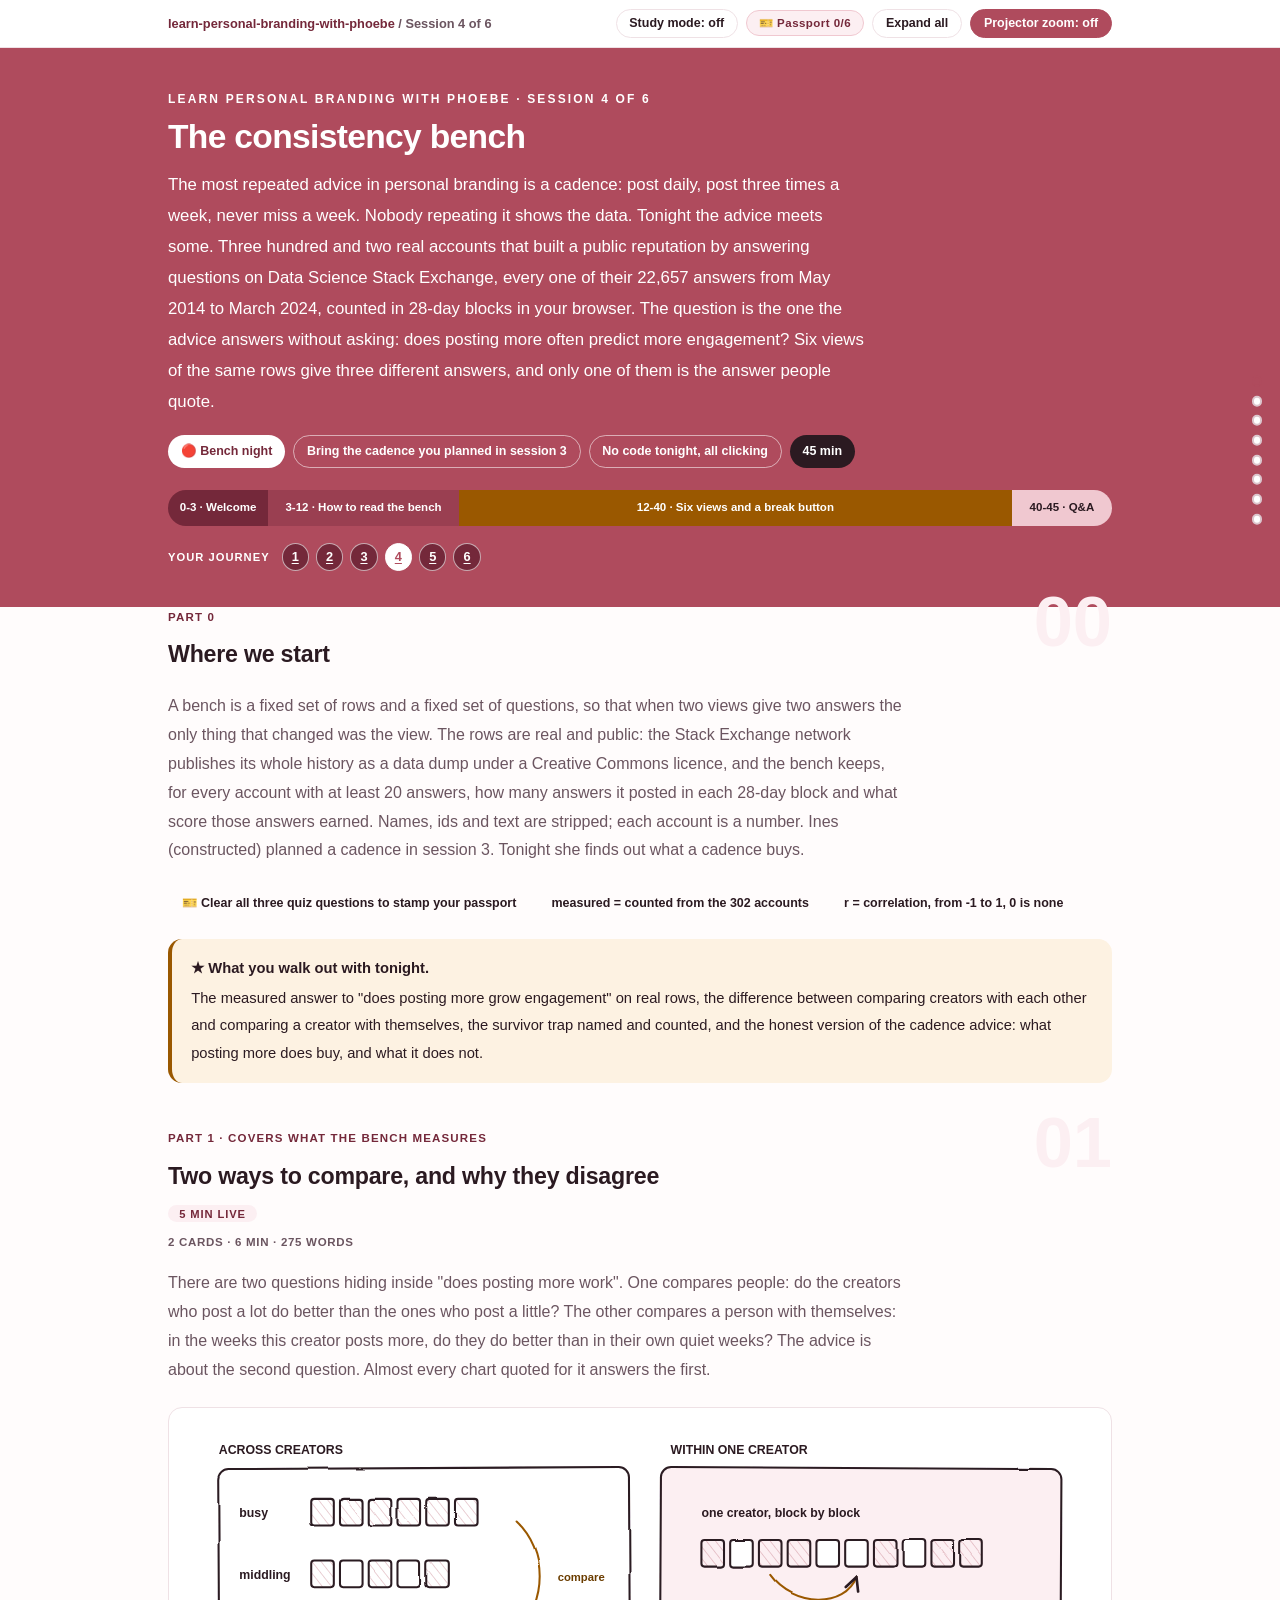
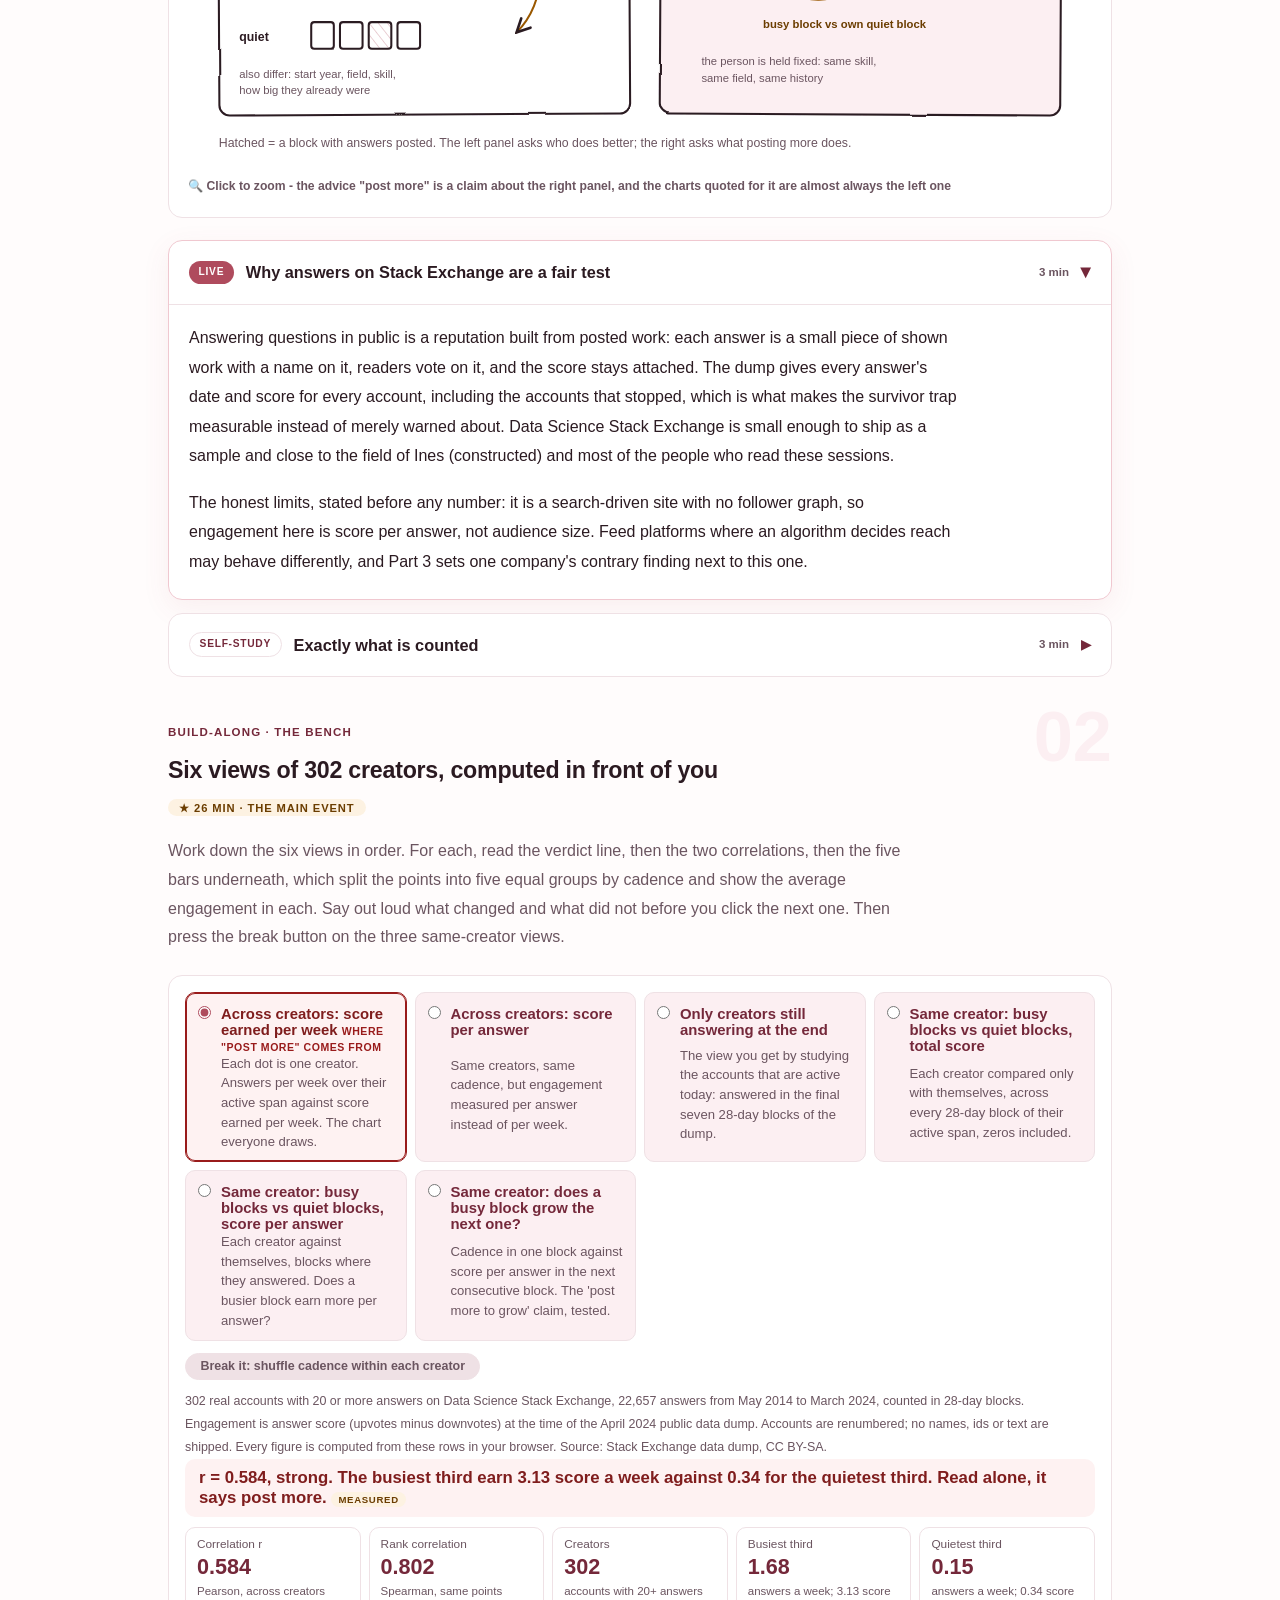
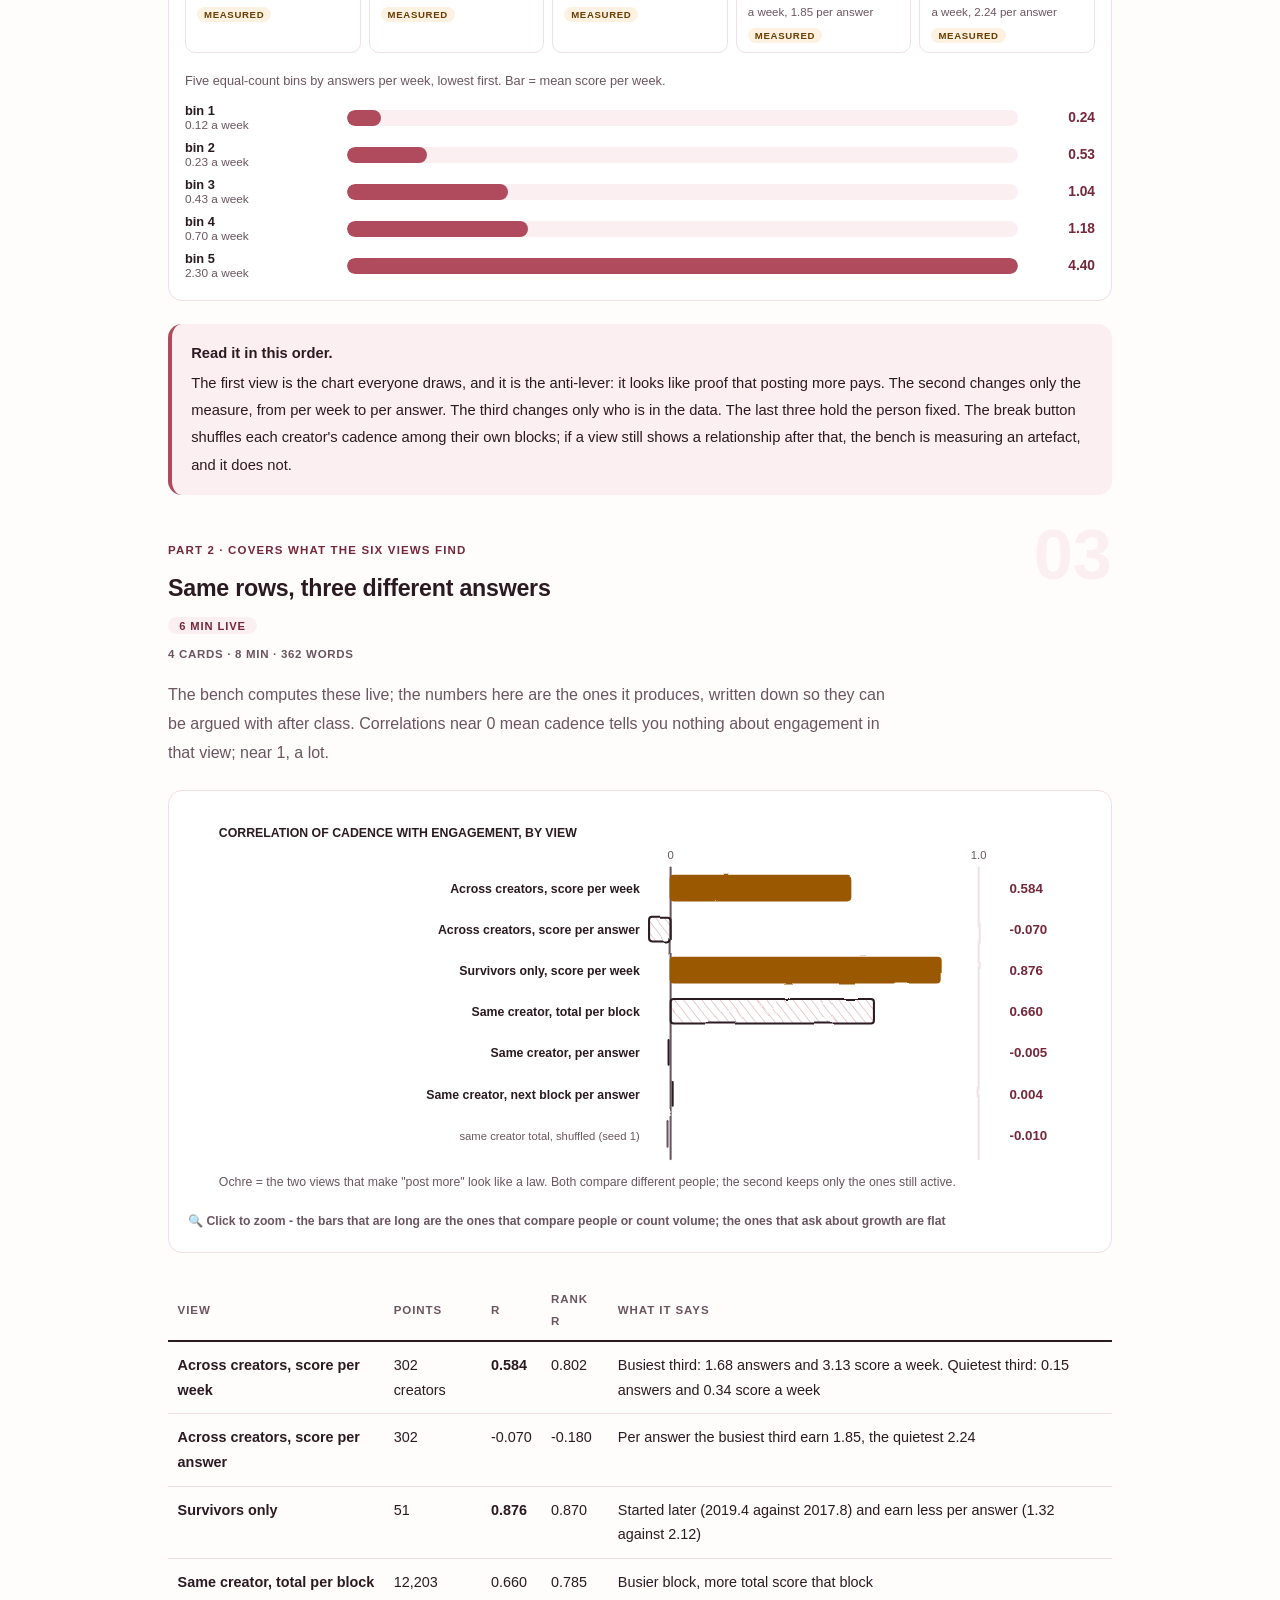
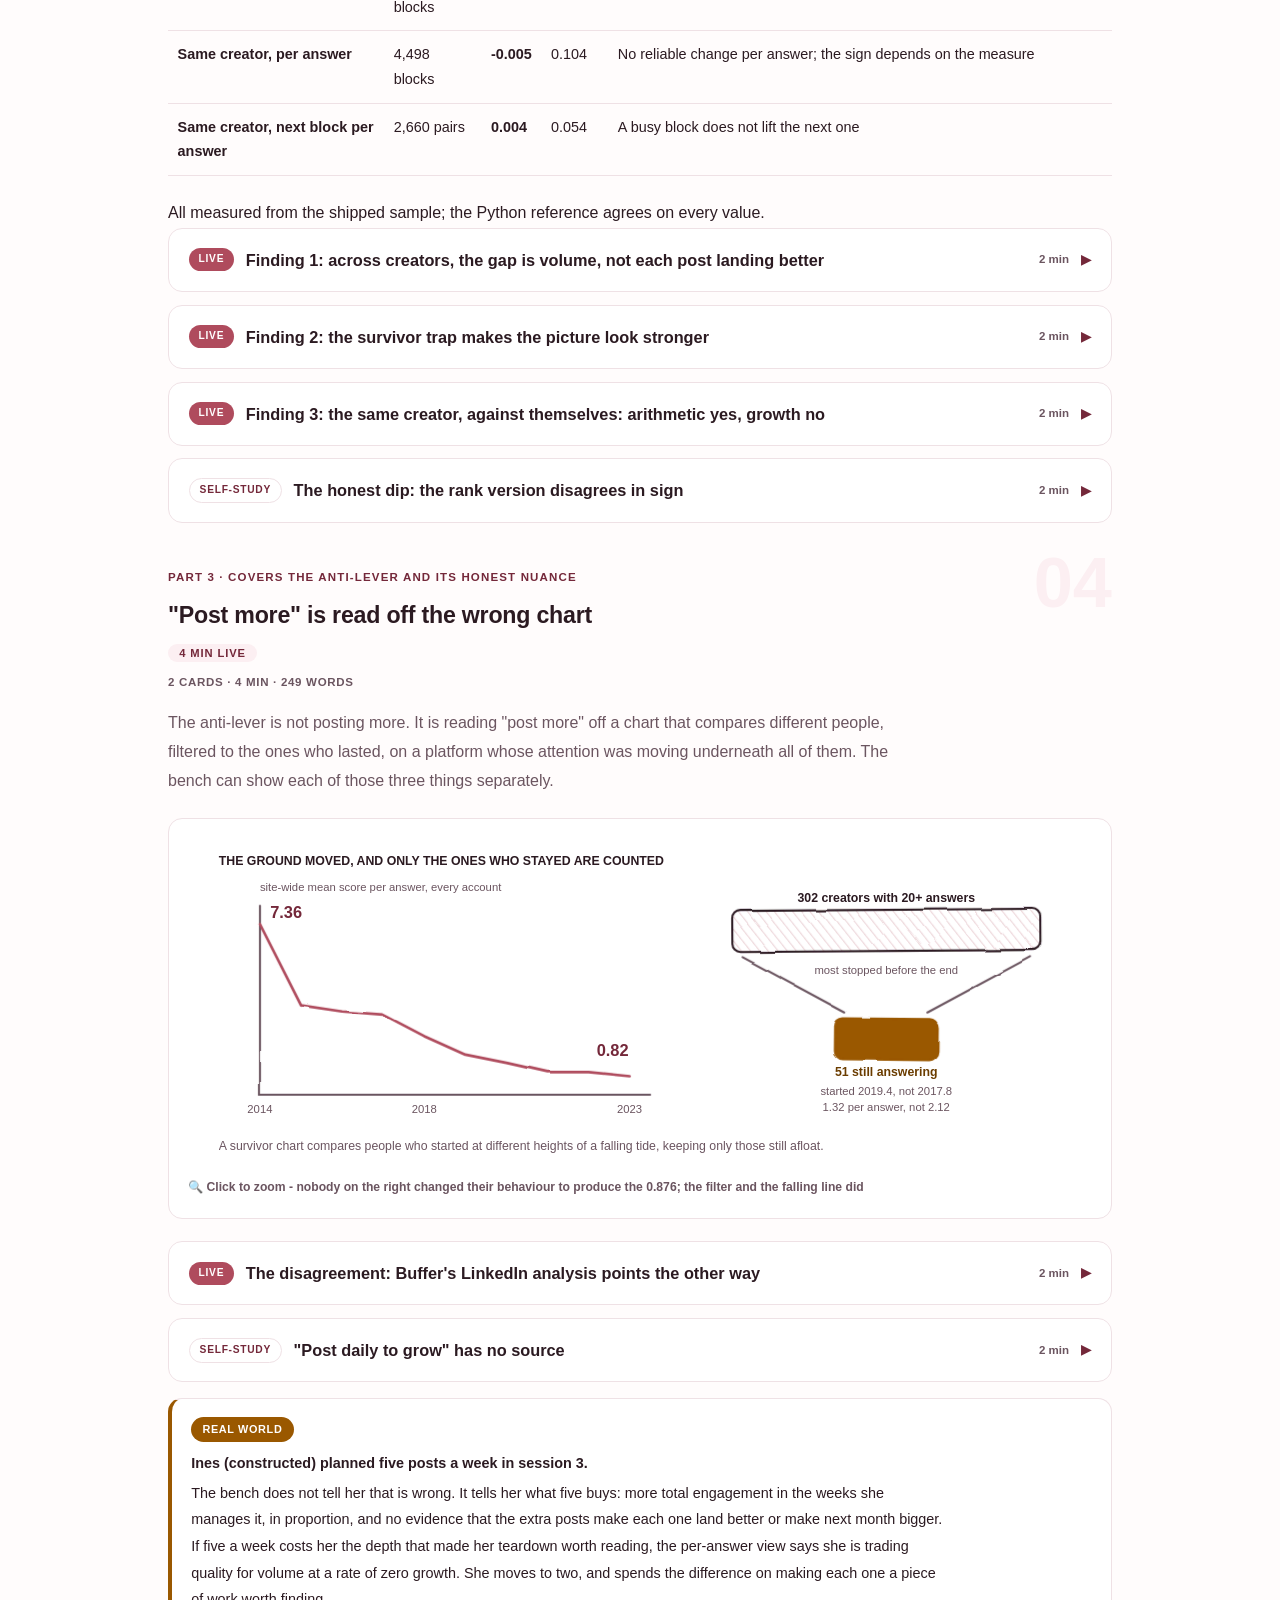
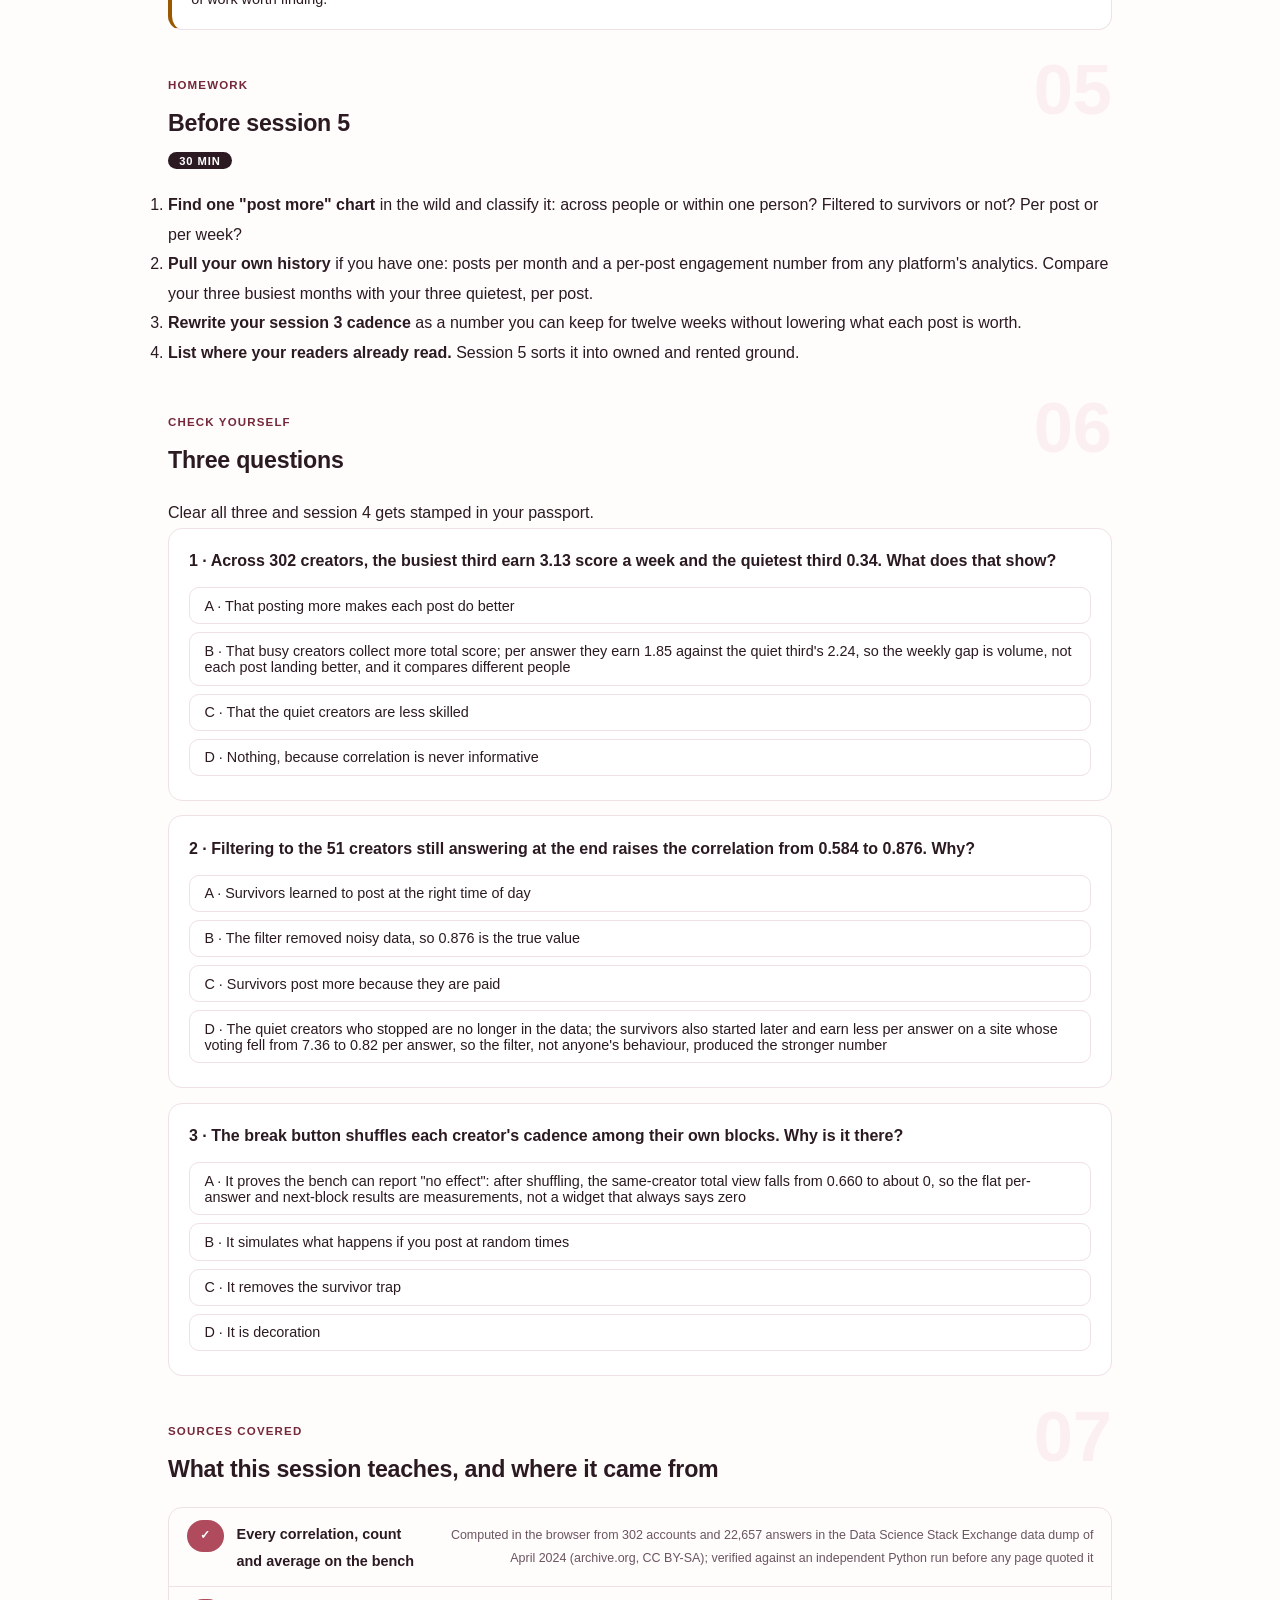
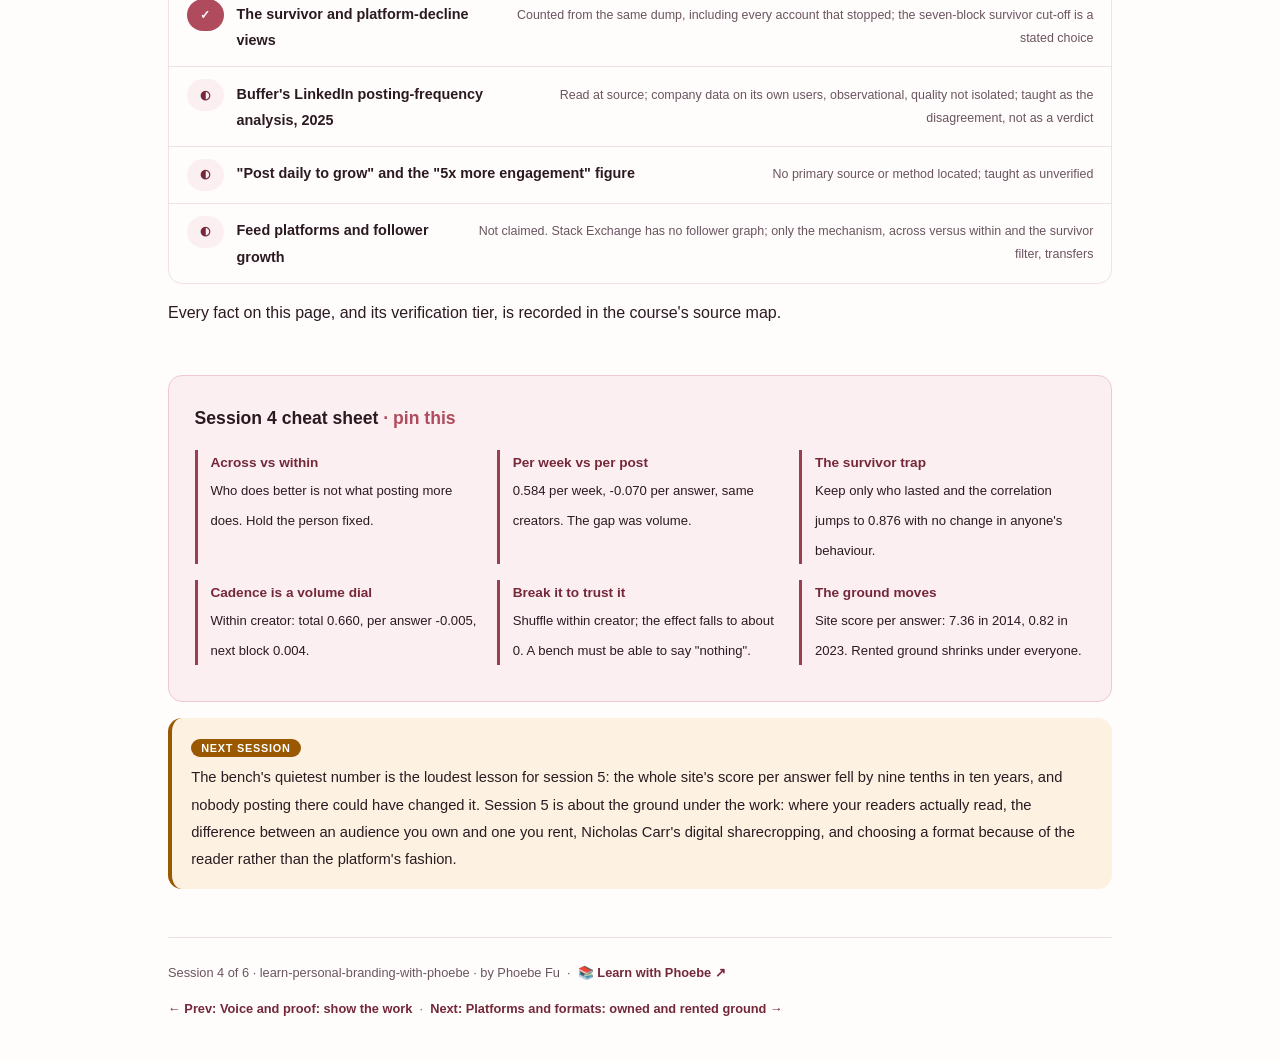
<file: courses/04-the-consistency-bench.html>
<!DOCTYPE html>
<html lang="en">
<head>
<meta charset="UTF-8">
<meta name="viewport" content="width=device-width, initial-scale=1.0">
<!-- social:start -->
<meta name="description" content="Session 4 of 6. Does posting more grow engagement? 302 real accounts and 22,657 answers from the public Stack Exchange data dump, counted in your browser. Across creators the busiest earn nine times the score a week; per answer, and against their own quiet weeks, the effect is gone.">
<meta property="og:type" content="article">
<meta property="og:site_name" content="Learn with Phoebe">
<meta property="og:title" content="The consistency bench - learn personal branding with phoebe">
<meta property="og:description" content="Session 4 of 6. Post more, tested on real rows: the cross-creator picture, the survivor trap, the same creator against themselves, and a break button.">
<meta property="og:url" content="https://phoebefu6.github.io/learn-personal-branding-with-phoebe/courses/04-the-consistency-bench.html">
<meta property="og:image" content="https://phoebefu6.github.io/learn-personal-branding-with-phoebe/assets/og-cover.png">
<meta property="og:image:width" content="1200">
<meta property="og:image:height" content="630">
<meta name="twitter:card" content="summary_large_image">
<meta name="twitter:title" content="The consistency bench - learn personal branding with phoebe">
<meta name="twitter:description" content="Session 4 of 6. Post more, tested on 302 real accounts.">
<meta name="twitter:image" content="https://phoebefu6.github.io/learn-personal-branding-with-phoebe/assets/og-cover.png">
<!-- social:end -->
<title>Session 4 · The consistency bench - learn personal branding with phoebe</title>
<link rel="stylesheet" href="../assets/style.css?v=22">
</head>
<body>

<div class="toolbar">
  <div class="wrap">
    <span class="crumb"><a href="../index.html">learn-personal-branding-with-phoebe</a> / Session 4 of 6</span>
    <button class="btn" id="toggle-all" type="button">Expand all</button>
    <button class="btn primary" id="zoom-toggle" type="button">Projector zoom: off</button>
  </div>
</div>

<header class="masthead">
  <div class="wrap">
    <div class="eyebrow">Learn Personal Branding with Phoebe · Session 4 of 6</div>
    <h1>The consistency <span class="accent">bench</span></h1>
    <p class="sub">The most repeated advice in personal branding is a cadence: post daily, post three times a week, never miss a week. Nobody repeating it shows the data. Tonight the advice meets some. Three hundred and two real accounts that built a public reputation by answering questions on Data Science Stack Exchange, every one of their 22,657 answers from May 2014 to March 2024, counted in 28-day blocks in your browser. The question is the one the advice answers without asking: does posting more often predict more engagement? Six views of the same rows give three different answers, and only one of them is the answer people quote.</p>
    <div class="chip-row">
      <span class="chip level">🔴 Bench night</span>
      <span class="chip audience">Bring the cadence you planned in session 3</span>
      <span class="chip audience">No code tonight, all clicking</span>
      <span class="chip time">45 min</span>
    </div>
    <div class="agenda">
      <span class="a1" style="flex:1">0-3 · Welcome</span>
      <span class="a2" style="flex:2">3-12 · How to read the bench</span>
      <span class="a3" style="flex:6">12-40 · Six views and a break button</span>
      <span class="a4" style="flex:1">40-45 · Q&amp;A</span>
    </div>
  </div>
</header>

<main class="wrap">

  <section class="section" id="intro">
    <div class="section-kicker">
      <span class="klabel">Part 0</span>
      <h2>Where we start</h2>
    </div>
    <p class="lede">A bench is a fixed set of rows and a fixed set of questions, so that when two views give two answers the only thing that changed was the view. The rows are real and public: the Stack Exchange network publishes its whole history as a data dump under a Creative Commons licence, and the bench keeps, for every account with at least 20 answers, how many answers it posted in each 28-day block and what score those answers earned. Names, ids and text are stripped; each account is a number. Ines (constructed) planned a cadence in session 3. Tonight she finds out what a cadence buys.</p>

    <div class="legend">
      <span class="pill">🎫 Clear all three quiz questions to stamp your passport</span>
      <span class="pill">measured = counted from the 302 accounts</span>
      <span class="pill">r = correlation, from -1 to 1, 0 is none</span>
    </div>

    <div class="callout win">
      <p><strong>★ What you walk out with tonight.</strong> The measured answer to "does posting more grow engagement" on real rows, the difference between comparing creators with each other and comparing a creator with themselves, the survivor trap named and counted, and the honest version of the cadence advice: what posting more does buy, and what it does not.</p>
    </div>
  </section>

  <section class="section" id="part-1">
    <div class="section-kicker">
      <span class="klabel">Part 1 · covers what the bench measures</span>
      <h2>Two ways to compare, and why they disagree</h2>
      <span class="tag concept">5 min live</span>
    </div>
    <p class="lede">There are two questions hiding inside "does posting more work". One compares people: do the creators who post a lot do better than the ones who post a little? The other compares a person with themselves: in the weeks this creator posts more, do they do better than in their own quiet weeks? The advice is about the second question. Almost every chart quoted for it answers the first.</p>

    <figure class="zoomable">
      <svg viewBox="0 0 880 330" xmlns="http://www.w3.org/2000/svg" role="img" aria-label="Two panels. Left, across creators: three creators' timelines of 28-day blocks, one busy, one middling, one quiet, compared with each other; the comparison mixes cadence with everything else that differs between people, such as when they started and how big they already were. Right, within one creator: the same person's busy blocks compared with their own quiet blocks, which holds the person fixed.">
        <defs>
          <filter id="s4aSk" x="-3%" y="-3%" width="106%" height="106%"><feTurbulence type="fractalNoise" baseFrequency="0.02" numOctaves="2" seed="53" result="n"/><feDisplacementMap in="SourceGraphic" in2="n" scale="2.4" xChannelSelector="R" yChannelSelector="G"/></filter>
          <pattern id="s4aHc" patternUnits="userSpaceOnUse" width="7" height="7" patternTransform="rotate(-38)"><line x1="0" y1="0" x2="0" y2="7" stroke="#AF4B5D" stroke-width="1" opacity=".5"/></pattern>
          <marker id="s4aAr" viewBox="0 0 10 10" refX="9" refY="5" markerWidth="8" markerHeight="8" orient="auto"><path d="M1 1 L9 5 L1 9" fill="none" stroke="#2B1A21" stroke-width="1.6" stroke-linecap="round"/></marker>
        </defs>
        <style>
          .s4aH { font: 800 12px Inter, sans-serif; fill: #2B1A21; }
          .s4aL { font: 600 12px Inter, sans-serif; fill: #2B1A21; }
          .s4aS { font: 400 11px Inter, sans-serif; fill: #6B5560; }
          .s4aB { font: 800 11px Inter, sans-serif; fill: #6B3D00; }
          .s4aA { font: 700 11px Inter, sans-serif; fill: #74283A; }
          .s4aN { font: 400 12px Inter, sans-serif; fill: #6B5560; }
        </style>

        <text class="s4aH" x="30" y="26">ACROSS CREATORS</text>
        <text class="s4aH" x="470" y="26">WITHIN ONE CREATOR</text>

        <g filter="url(#s4aSk)" fill="none" stroke="#2B1A21" stroke-width="2" stroke-linecap="round" stroke-linejoin="round">
          <!-- left panel -->
          <rect x="30" y="40" width="400" height="240" rx="10" fill="#FFFFFF" transform="rotate(-0.3 230 160)"/>
          <!-- creator A busy -->
          <rect x="120" y="70" width="22" height="26" rx="3" fill="url(#s4aHc)"/>
          <rect x="148" y="70" width="22" height="26" rx="3" fill="url(#s4aHc)"/>
          <rect x="176" y="70" width="22" height="26" rx="3" fill="url(#s4aHc)"/>
          <rect x="204" y="70" width="22" height="26" rx="3" fill="url(#s4aHc)"/>
          <rect x="232" y="70" width="22" height="26" rx="3" fill="url(#s4aHc)"/>
          <rect x="260" y="70" width="22" height="26" rx="3" fill="url(#s4aHc)"/>
          <!-- creator B -->
          <rect x="120" y="130" width="22" height="26" rx="3" fill="url(#s4aHc)"/>
          <rect x="148" y="130" width="22" height="26" rx="3" fill="#FFFFFF"/>
          <rect x="176" y="130" width="22" height="26" rx="3" fill="url(#s4aHc)"/>
          <rect x="204" y="130" width="22" height="26" rx="3" fill="#FFFFFF"/>
          <rect x="232" y="130" width="22" height="26" rx="3" fill="url(#s4aHc)"/>
          <!-- creator C quiet -->
          <rect x="120" y="190" width="22" height="26" rx="3" fill="#FFFFFF"/>
          <rect x="148" y="190" width="22" height="26" rx="3" fill="#FFFFFF"/>
          <rect x="176" y="190" width="22" height="26" rx="3" fill="url(#s4aHc)"/>
          <rect x="204" y="190" width="22" height="26" rx="3" fill="#FFFFFF"/>
          <!-- compare arrow -->
          <path d="M320 92 C350 120 350 170 320 200" marker-end="url(#s4aAr)" stroke="#9A5800"/>
          <!-- right panel -->
          <rect x="460" y="40" width="390" height="240" rx="10" fill="#FCEFF2" transform="rotate(0.3 655 160)"/>
          <rect x="500" y="110" width="22" height="26" rx="3" fill="url(#s4aHc)"/>
          <rect x="528" y="110" width="22" height="26" rx="3" fill="#FFFFFF"/>
          <rect x="556" y="110" width="22" height="26" rx="3" fill="url(#s4aHc)"/>
          <rect x="584" y="110" width="22" height="26" rx="3" fill="url(#s4aHc)"/>
          <rect x="612" y="110" width="22" height="26" rx="3" fill="#FFFFFF"/>
          <rect x="640" y="110" width="22" height="26" rx="3" fill="#FFFFFF"/>
          <rect x="668" y="110" width="22" height="26" rx="3" fill="url(#s4aHc)"/>
          <rect x="696" y="110" width="22" height="26" rx="3" fill="#FFFFFF"/>
          <rect x="724" y="110" width="22" height="26" rx="3" fill="url(#s4aHc)"/>
          <rect x="752" y="110" width="22" height="26" rx="3" fill="url(#s4aHc)"/>
          <path d="M567 144 C590 176 640 176 651 146" marker-end="url(#s4aAr)" stroke="#9A5800"/>
        </g>

        <text class="s4aL" x="50" y="88">busy</text>
        <text class="s4aL" x="50" y="148">middling</text>
        <text class="s4aL" x="50" y="208">quiet</text>
        <text class="s4aB" x="360" y="150">compare</text>
        <text class="s4aS" x="50" y="244">also differ: start year, field, skill,</text>
        <text class="s4aS" x="50" y="260">how big they already were</text>

        <text class="s4aL" x="500" y="88">one creator, block by block</text>
        <text class="s4aB" x="560" y="196">busy block vs own quiet block</text>
        <text class="s4aS" x="500" y="232">the person is held fixed: same skill,</text>
        <text class="s4aS" x="500" y="248">same field, same history</text>

        <text class="s4aN" x="30" y="312">Hatched = a block with answers posted. The left panel asks who does better; the right asks what posting more does.</text>
      </svg>
      <figcaption>🔍 Click to zoom - the advice "post more" is a claim about the right panel, and the charts quoted for it are almost always the left one</figcaption>
    </figure>

    <details class="card" open>
      <summary><span class="mode live">Live</span>Why answers on Stack Exchange are a fair test<span class="mini">3 min</span><span class="caret">▶</span></summary>
      <div class="body">
        <p>Answering questions in public is a reputation built from posted work: each answer is a small piece of shown work with a name on it, readers vote on it, and the score stays attached. The dump gives every answer's date and score for every account, including the accounts that stopped, which is what makes the survivor trap measurable instead of merely warned about. Data Science Stack Exchange is small enough to ship as a sample and close to the field of Ines (constructed) and most of the people who read these sessions.</p>
        <p>The honest limits, stated before any number: it is a search-driven site with no follower graph, so engagement here is score per answer, not audience size. Feed platforms where an algorithm decides reach may behave differently, and Part 3 sets one company's contrary finding next to this one.</p>
      </div>
    </details>

    <details class="card">
      <summary><span class="mode self">Self-study</span>Exactly what is counted<span class="mini">3 min</span><span class="caret">▶</span></summary>
      <div class="body">
        <p><strong>Creators.</strong> Accounts with 20 or more answers: 302 of them, holding 22,657 answers. <strong>Blocks.</strong> 28-day periods starting Monday 12 May 2014, 129 blocks to the end of March 2024. <strong>Cadence.</strong> Answers per week: across creators, a creator's answers divided by the weeks from their first to their last active block; within a creator, the answers in one block divided by four. <strong>Engagement.</strong> Score, which is upvotes minus downvotes at the time of the April 2024 dump, summed per week or averaged per answer. <strong>Survivors.</strong> Creators who answered at least once in the final seven blocks, roughly the last 28 weeks. That cut-off is a choice, made once and printed on the widget.</p>
        <p>The Python reference run recomputes all six views from the same sample and agrees with the browser on every number to six decimals.</p>
      </div>
    </details>
  </section>

  <section class="section" id="bench">
    <div class="section-kicker">
      <span class="klabel">Build-along · the bench</span>
      <h2>Six views of 302 creators, computed in front of you</h2>
      <span class="tag demo">★ 26 min · the main event</span>
    </div>
    <p class="lede">Work down the six views in order. For each, read the verdict line, then the two correlations, then the five bars underneath, which split the points into five equal groups by cadence and show the average engagement in each. Say out loud what changed and what did not before you click the next one. Then press the break button on the three same-creator views.</p>

    <div id="cadence-bench"></div>

    <div class="callout tip">
      <p><strong>Read it in this order.</strong> The first view is the chart everyone draws, and it is the anti-lever: it looks like proof that posting more pays. The second changes only the measure, from per week to per answer. The third changes only who is in the data. The last three hold the person fixed. The break button shuffles each creator's cadence among their own blocks; if a view still shows a relationship after that, the bench is measuring an artefact, and it does not.</p>
    </div>
  </section>

  <section class="section" id="part-2">
    <div class="section-kicker">
      <span class="klabel">Part 2 · covers what the six views find</span>
      <h2>Same rows, three different answers</h2>
      <span class="tag concept">6 min live</span>
    </div>
    <p class="lede">The bench computes these live; the numbers here are the ones it produces, written down so they can be argued with after class. Correlations near 0 mean cadence tells you nothing about engagement in that view; near 1, a lot.</p>

    <figure class="zoomable">
      <svg viewBox="0 0 880 380" xmlns="http://www.w3.org/2000/svg" role="img" aria-label="Seven horizontal bars of correlation between cadence and engagement, from a zero line. Across creators, score per week: 0.584. Across creators, score per answer: minus 0.070. Survivors only, score per week: 0.876. Same creator, total score per block: 0.660. Same creator, score per answer: minus 0.005. Same creator, next block per answer: 0.004. Same creator total, after shuffling: minus 0.010.">
        <defs>
          <filter id="s4bSk" x="-3%" y="-3%" width="106%" height="106%"><feTurbulence type="fractalNoise" baseFrequency="0.02" numOctaves="2" seed="59" result="n"/><feDisplacementMap in="SourceGraphic" in2="n" scale="2.4" xChannelSelector="R" yChannelSelector="G"/></filter>
          <pattern id="s4bHc" patternUnits="userSpaceOnUse" width="7" height="7" patternTransform="rotate(-38)"><line x1="0" y1="0" x2="0" y2="7" stroke="#AF4B5D" stroke-width="1" opacity=".55"/></pattern>
        </defs>
        <style>
          .s4bH { font: 800 12px Inter, sans-serif; fill: #2B1A21; }
          .s4bL { font: 600 12px Inter, sans-serif; fill: #2B1A21; }
          .s4bS { font: 400 11px Inter, sans-serif; fill: #6B5560; }
          .s4bB { font: 800 12px Inter, sans-serif; fill: #6B3D00; }
          .s4bV { font: 800 13px Inter, sans-serif; fill: #74283A; }
          .s4bN { font: 400 12px Inter, sans-serif; fill: #6B5560; }
        </style>

        <text class="s4bH" x="30" y="26">CORRELATION OF CADENCE WITH ENGAGEMENT, BY VIEW</text>
        <text class="s4bS" x="470" y="48" text-anchor="middle">0</text>
        <text class="s4bS" x="770" y="48" text-anchor="middle">1.0</text>

        <g filter="url(#s4bSk)" fill="none" stroke="#2B1A21" stroke-width="2" stroke-linecap="round" stroke-linejoin="round">
          <path d="M470 56 L470 340" stroke="#6B5560"/>
          <path d="M770 56 L770 340" stroke="#EFE1E5"/>
          <rect x="470" y="64" width="175" height="24" rx="3" fill="#9A5800" stroke="#9A5800"/>
          <rect x="449" y="104" width="21" height="24" rx="3" fill="url(#s4bHc)"/>
          <rect x="470" y="144" width="263" height="24" rx="3" fill="#9A5800" stroke="#9A5800"/>
          <rect x="470" y="184" width="198" height="24" rx="3" fill="url(#s4bHc)"/>
          <path d="M468 224 L468 248"/>
          <path d="M472 264 L472 288"/>
          <path d="M467 304 L467 328" stroke="#6B5560"/>
        </g>

        <text class="s4bL" x="440" y="81" text-anchor="end">Across creators, score per week</text>
        <text class="s4bV" x="800" y="81">0.584</text>
        <text class="s4bL" x="440" y="121" text-anchor="end">Across creators, score per answer</text>
        <text class="s4bV" x="800" y="121">-0.070</text>
        <text class="s4bL" x="440" y="161" text-anchor="end">Survivors only, score per week</text>
        <text class="s4bV" x="800" y="161">0.876</text>
        <text class="s4bL" x="440" y="201" text-anchor="end">Same creator, total per block</text>
        <text class="s4bV" x="800" y="201">0.660</text>
        <text class="s4bL" x="440" y="241" text-anchor="end">Same creator, per answer</text>
        <text class="s4bV" x="800" y="241">-0.005</text>
        <text class="s4bL" x="440" y="281" text-anchor="end">Same creator, next block per answer</text>
        <text class="s4bV" x="800" y="281">0.004</text>
        <text class="s4bS" x="440" y="321" text-anchor="end">same creator total, shuffled (seed 1)</text>
        <text class="s4bV" x="800" y="321">-0.010</text>

        <text class="s4bN" x="30" y="366">Ochre = the two views that make "post more" look like a law. Both compare different people; the second keeps only the ones still active.</text>
      </svg>
      <figcaption>🔍 Click to zoom - the bars that are long are the ones that compare people or count volume; the ones that ask about growth are flat</figcaption>
    </figure>

    <table class="clean">
      <tr><th>View</th><th>Points</th><th>r</th><th>Rank r</th><th>What it says</th></tr>
      <tr><td>Across creators, score per week</td><td>302 creators</td><td><strong>0.584</strong></td><td>0.802</td><td>Busiest third: 1.68 answers and 3.13 score a week. Quietest third: 0.15 answers and 0.34 score a week</td></tr>
      <tr><td>Across creators, score per answer</td><td>302</td><td>-0.070</td><td>-0.180</td><td>Per answer the busiest third earn 1.85, the quietest 2.24</td></tr>
      <tr><td>Survivors only</td><td>51</td><td><strong>0.876</strong></td><td>0.870</td><td>Started later (2019.4 against 2017.8) and earn less per answer (1.32 against 2.12)</td></tr>
      <tr><td>Same creator, total per block</td><td>12,203 blocks</td><td>0.660</td><td>0.785</td><td>Busier block, more total score that block</td></tr>
      <tr><td>Same creator, per answer</td><td>4,498 blocks</td><td><strong>-0.005</strong></td><td>0.104</td><td>No reliable change per answer; the sign depends on the measure</td></tr>
      <tr><td>Same creator, next block per answer</td><td>2,660 pairs</td><td><strong>0.004</strong></td><td>0.054</td><td>A busy block does not lift the next one</td></tr>
    </table>
    <p class="mono" style="margin-top:6px">All measured from the shipped sample; the Python reference agrees on every value.</p>

    <details class="card">
      <summary><span class="mode live">Live</span>Finding 1: across creators, the gap is volume, not each post landing better<span class="mini">2 min</span><span class="caret">▶</span></summary>
      <div class="body">
        <p>The busiest third of creators post about eleven times as often as the quietest third (1.68 against 0.15 answers a week) and earn about nine times the score a week (3.13 against 0.34). That is the chart behind the advice. Change only the measure, from score per week to score per answer, and the relationship turns slightly negative: the busiest third earn 1.85 per answer and the quietest 2.24. The busy creators collect more score because they post more answers, not because each answer does better. Per post, they do a little worse.</p>
      </div>
    </details>

    <details class="card">
      <summary><span class="mode live">Live</span>Finding 2: the survivor trap makes the picture look stronger<span class="mini">2 min</span><span class="caret">▶</span></summary>
      <div class="body">
        <p>Study only the accounts still answering at the end, the way anyone does who looks at today's successful creators, and the cross-creator correlation jumps from 0.584 to 0.876. Nothing about posting changed; the quiet ones who stopped left the data. The 51 survivors also started later on average (2019.4 against 2017.8 for all 302) and earn less per answer (1.32 against 2.12), because the site's voting fell year after year (Part 3). The view that feels most like evidence is the most filtered one.</p>
      </div>
    </details>

    <details class="card">
      <summary><span class="mode live">Live</span>Finding 3: the same creator, against themselves: arithmetic yes, growth no<span class="mini">2 min</span><span class="caret">▶</span></summary>
      <div class="body">
        <p>Hold the person fixed. In a creator's busier blocks they earn more total score that block (r 0.660): more answers, more votes, which is arithmetic. Per answer, a busier block earns no reliably different score from that creator's own quieter blocks (r -0.005). And a busy block does not lift the score per answer of the block after it (r 0.004), which is the specific claim "post more to grow" makes. On these rows, cadence is a volume dial: it buys more total engagement in the period you post, in proportion, and nothing that compounds afterwards.</p>
      </div>
    </details>

    <details class="card">
      <summary><span class="mode self">Self-study</span>The honest dip: the rank version disagrees in sign<span class="mini">2 min</span><span class="caret">▶</span></summary>
      <div class="body">
        <p>For the same-creator per-answer view the Pearson correlation is -0.005 and the rank (Spearman) correlation is 0.104. Scores are heavy-tailed, a few answers collect dozens of votes, and the two statistics weight those differently. When two reasonable measures of the same thing disagree in sign and both sit near zero, the honest reading is that there is no effect worth building a plan on, not that one of them is the real answer. The break button sets the scale: shuffled, the same-creator views land between about -0.03 and 0.03.</p>
      </div>
    </details>
  </section>

  <section class="section" id="part-3">
    <div class="section-kicker">
      <span class="klabel">Part 3 · covers the anti-lever and its honest nuance</span>
      <h2>"Post more" is read off the wrong chart</h2>
      <span class="tag concept">4 min live</span>
    </div>
    <p class="lede">The anti-lever is not posting more. It is reading "post more" off a chart that compares different people, filtered to the ones who lasted, on a platform whose attention was moving underneath all of them. The bench can show each of those three things separately.</p>

    <figure class="zoomable">
      <svg viewBox="0 0 880 320" xmlns="http://www.w3.org/2000/svg" role="img" aria-label="Left: a hand-drawn line of the site-wide mean score per answer by year, falling from 7.36 in 2014 to 0.82 in 2023. Right: 302 creators narrowing to 51 survivors still answering at the end; the survivors started on average in 2019.4 rather than 2017.8 and earn 1.32 per answer rather than 2.12.">
        <defs>
          <filter id="s4cSk" x="-3%" y="-3%" width="106%" height="106%"><feTurbulence type="fractalNoise" baseFrequency="0.02" numOctaves="2" seed="61" result="n"/><feDisplacementMap in="SourceGraphic" in2="n" scale="2.4" xChannelSelector="R" yChannelSelector="G"/></filter>
          <pattern id="s4cHc" patternUnits="userSpaceOnUse" width="7" height="7" patternTransform="rotate(-38)"><line x1="0" y1="0" x2="0" y2="7" stroke="#AF4B5D" stroke-width="1" opacity=".5"/></pattern>
        </defs>
        <style>
          .s4cH { font: 800 12px Inter, sans-serif; fill: #2B1A21; }
          .s4cL { font: 600 12px Inter, sans-serif; fill: #2B1A21; }
          .s4cS { font: 400 11px Inter, sans-serif; fill: #6B5560; }
          .s4cB { font: 800 12px Inter, sans-serif; fill: #6B3D00; }
          .s4cV { font: 800 16px Inter, sans-serif; fill: #74283A; }
          .s4cN { font: 400 12px Inter, sans-serif; fill: #6B5560; }
        </style>

        <text class="s4cH" x="30" y="26">THE GROUND MOVED, AND ONLY THE ONES WHO STAYED ARE COUNTED</text>
        <text class="s4cS" x="70" y="52">site-wide mean score per answer, every account</text>

        <g filter="url(#s4cSk)" fill="none" stroke="#2B1A21" stroke-width="2" stroke-linecap="round" stroke-linejoin="round">
          <path d="M70 250 L450 250" stroke="#6B5560"/>
          <path d="M70 250 L70 66" stroke="#6B5560"/>
          <path d="M70 84 L110 163 L150 169 L190 172 L230 193 L270 211 L310 219 L350 228 L390 228 L430 232" stroke="#AF4B5D" stroke-width="2.6"/>
          <!-- funnel -->
          <rect x="530" y="70" width="300" height="40" rx="8" fill="url(#s4cHc)" transform="rotate(-0.4 680 90)"/>
          <path d="M540 116 L640 170 M820 116 L720 170" stroke="#6B5560"/>
          <rect x="630" y="176" width="100" height="40" rx="8" fill="#9A5800" stroke="#9A5800" transform="rotate(0.6 680 196)"/>
        </g>

        <text class="s4cV" x="80" y="78">7.36</text>
        <text class="s4cV" x="398" y="212">0.82</text>
        <text class="s4cS" x="70" y="268" text-anchor="middle">2014</text>
        <text class="s4cS" x="230" y="268" text-anchor="middle">2018</text>
        <text class="s4cS" x="430" y="268" text-anchor="middle">2023</text>

        <text class="s4cL" x="680" y="62" text-anchor="middle">302 creators with 20+ answers</text>
        <text class="s4cS" x="680" y="132" text-anchor="middle">most stopped before the end</text>
        <text class="s4cB" x="680" y="232" text-anchor="middle">51 still answering</text>
        <text class="s4cS" x="680" y="250" text-anchor="middle">started 2019.4, not 2017.8</text>
        <text class="s4cS" x="680" y="266" text-anchor="middle">1.32 per answer, not 2.12</text>

        <text class="s4cN" x="30" y="304">A survivor chart compares people who started at different heights of a falling tide, keeping only those still afloat.</text>
      </svg>
      <figcaption>🔍 Click to zoom - nobody on the right changed their behaviour to produce the 0.876; the filter and the falling line did</figcaption>
    </figure>

    <details class="card">
      <summary><span class="mode live">Live</span>The disagreement: Buffer's LinkedIn analysis points the other way<span class="mini">2 min</span><span class="caret">▶</span></summary>
      <div class="body">
        <p>Buffer, the scheduling company, published an analysis in 2025 of more than two million LinkedIn posts from over 94,000 accounts on its own platform. Its method compares each account against its own baseline, the same move as the right panel of Part 1, and it reports that going from one post a week to two to five added impressions per post. That is a within-account finding, and it points the opposite way from this bench's per-answer result.</p>
        <p>Both can be true. LinkedIn is a feed where an algorithm decides who sees a post, and posting more may teach that algorithm to show you; Stack Exchange is search-driven, where an answer is found because someone asked the question. Buffer's data is its own customers, who chose a scheduling tool, and its analysis did not isolate the quality of what was posted. This bench is one site in one field. Neither settles the other, and anyone who says the question is settled is quoting one of them.</p>
      </div>
    </details>

    <details class="card">
      <summary><span class="mode self">Self-study</span>"Post daily to grow" has no source<span class="mini">2 min</span><span class="caret">▶</span></summary>
      <div class="body">
        <p>A search for the origin of the daily-posting rule turns up vendor guides and creator advice, and no study. Buffer's own frequency guide states that regular posting means "5x more engagement" with no method on the page. Kleon's chapter "Share something small every day" (session 3) is advice about a habit of showing process, not a growth claim, and he follows it with "Don't turn into human spam". When a number travels without its method, treat it as a rumour with a decimal point.</p>
      </div>
    </details>

    <div class="callout example">
      <span class="ex-pill">Real world</span>
      <p><strong>Ines (constructed) planned five posts a week in session 3.</strong> The bench does not tell her that is wrong. It tells her what five buys: more total engagement in the weeks she manages it, in proportion, and no evidence that the extra posts make each one land better or make next month bigger. If five a week costs her the depth that made her teardown worth reading, the per-answer view says she is trading quality for volume at a rate of zero growth. She moves to two, and spends the difference on making each one a piece of work worth finding.</p>
    </div>
  </section>

  <section class="section" id="exercise">
    <div class="section-kicker">
      <span class="klabel">Homework</span>
      <h2>Before session 5</h2>
      <span class="tag exercise">30 min</span>
    </div>
    <ol>
      <li><strong>Find one "post more" chart</strong> in the wild and classify it: across people or within one person? Filtered to survivors or not? Per post or per week?</li>
      <li><strong>Pull your own history</strong> if you have one: posts per month and a per-post engagement number from any platform's analytics. Compare your three busiest months with your three quietest, per post.</li>
      <li><strong>Rewrite your session 3 cadence</strong> as a number you can keep for twelve weeks without lowering what each post is worth.</li>
      <li><strong>List where your readers already read.</strong> Session 5 sorts it into owned and rented ground.</li>
    </ol>
  </section>

  <section class="section" id="quiz">
    <div class="section-kicker">
      <span class="klabel">Check yourself</span>
      <h2>Three questions</h2>
    </div>
    <p>Clear all three and session 4 gets stamped in your passport.</p>

    <div class="quiz-q" data-answer="1">
      <p class="qtext">1 · Across 302 creators, the busiest third earn 3.13 score a week and the quietest third 0.34. What does that show?</p>
      <button class="qopt" type="button">A · That posting more makes each post do better</button>
      <button class="qopt" type="button">B · That busy creators collect more total score; per answer they earn 1.85 against the quiet third's 2.24, so the weekly gap is volume, not each post landing better, and it compares different people</button>
      <button class="qopt" type="button">C · That the quiet creators are less skilled</button>
      <button class="qopt" type="button">D · Nothing, because correlation is never informative</button>
      <p class="qwhy">The weekly chart counts volume across different people. Changing only the measure to per answer turns the relationship slightly negative. D overcorrects: the correlation is real, it just answers a different question from the one the advice asks.</p>
    </div>

    <div class="quiz-q" data-answer="3">
      <p class="qtext">2 · Filtering to the 51 creators still answering at the end raises the correlation from 0.584 to 0.876. Why?</p>
      <button class="qopt" type="button">A · Survivors learned to post at the right time of day</button>
      <button class="qopt" type="button">B · The filter removed noisy data, so 0.876 is the true value</button>
      <button class="qopt" type="button">C · Survivors post more because they are paid</button>
      <button class="qopt" type="button">D · The quiet creators who stopped are no longer in the data; the survivors also started later and earn less per answer on a site whose voting fell from 7.36 to 0.82 per answer, so the filter, not anyone's behaviour, produced the stronger number</button>
      <p class="qwhy">The survivor trap: studying only who lasted makes whatever they share look like the cause of lasting. B is the trap stated as a method.</p>
    </div>

    <div class="quiz-q" data-answer="0">
      <p class="qtext">3 · The break button shuffles each creator's cadence among their own blocks. Why is it there?</p>
      <button class="qopt" type="button">A · It proves the bench can report "no effect": after shuffling, the same-creator total view falls from 0.660 to about 0, so the flat per-answer and next-block results are measurements, not a widget that always says zero</button>
      <button class="qopt" type="button">B · It simulates what happens if you post at random times</button>
      <button class="qopt" type="button">C · It removes the survivor trap</button>
      <button class="qopt" type="button">D · It is decoration</button>
      <p class="qwhy">A bench that can only print one answer measures nothing. Shuffling breaks the link between cadence and the block it sat in, so any surviving relationship would be an artefact. None survives.</p>
    </div>

    <p class="quiz-score"></p>
  </section>

  <section class="section" id="official">
    <div class="section-kicker">
      <span class="klabel">Sources covered</span>
      <h2>What this session teaches, and where it came from</h2>
    </div>
    <div class="covered">
      <div class="covered-row"><span class="status pill solid">✓</span><span class="name">Every correlation, count and average on the bench</span><span class="note">Computed in the browser from 302 accounts and 22,657 answers in the Data Science Stack Exchange data dump of April 2024 (archive.org, CC BY-SA); verified against an independent Python run before any page quoted it</span></div>
      <div class="covered-row"><span class="status pill solid">✓</span><span class="name">The survivor and platform-decline views</span><span class="note">Counted from the same dump, including every account that stopped; the seven-block survivor cut-off is a stated choice</span></div>
      <div class="covered-row"><span class="status pill light">◐</span><span class="name">Buffer's LinkedIn posting-frequency analysis, 2025</span><span class="note">Read at source; company data on its own users, observational, quality not isolated; taught as the disagreement, not as a verdict</span></div>
      <div class="covered-row"><span class="status pill light">◐</span><span class="name">"Post daily to grow" and the "5x more engagement" figure</span><span class="note">No primary source or method located; taught as unverified</span></div>
      <div class="covered-row"><span class="status pill light">◐</span><span class="name">Feed platforms and follower growth</span><span class="note">Not claimed. Stack Exchange has no follower graph; only the mechanism, across versus within and the survivor filter, transfers</span></div>
    </div>
    <p class="mono" style="margin-top:14px">Every fact on this page, and its verification tier, is recorded in the course's source map.</p>
  </section>

  <section class="cheat" id="cheatsheet">
    <h3>Session 4 cheat sheet <span>· pin this</span></h3>
    <div class="grid-2">
      <div class="cheat-item"><b>Across vs within</b><span>Who does better is not what posting more does. Hold the person fixed.</span></div>
      <div class="cheat-item"><b>Per week vs per post</b><span>0.584 per week, -0.070 per answer, same creators. The gap was volume.</span></div>
      <div class="cheat-item"><b>The survivor trap</b><span>Keep only who lasted and the correlation jumps to 0.876 with no change in anyone's behaviour.</span></div>
      <div class="cheat-item"><b>Cadence is a volume dial</b><span>Within creator: total 0.660, per answer -0.005, next block 0.004.</span></div>
      <div class="cheat-item"><b>Break it to trust it</b><span>Shuffle within creator; the effect falls to about 0. A bench must be able to say "nothing".</span></div>
      <div class="cheat-item"><b>The ground moves</b><span>Site score per answer: 7.36 in 2014, 0.82 in 2023. Rented ground shrinks under everyone.</span></div>
    </div>
  </section>

  <div class="callout next">
    <span class="nx-pill">Next session</span>
    <p>The bench's quietest number is the loudest lesson for session 5: the whole site's score per answer fell by nine tenths in ten years, and nobody posting there could have changed it. Session 5 is about the ground under the work: where your readers actually read, the difference between an audience you own and one you rent, Nicholas Carr's digital sharecropping, and choosing a format because of the reader rather than the platform's fashion.</p>
  </div>

  <footer class="pagefoot">
    <span>Session 4 of 6 · learn-personal-branding-with-phoebe · by Phoebe Fu &nbsp;·&nbsp; 📚 <a href="https://phoebefu6.github.io/learn-with-phoebe/">Learn with Phoebe ↗</a></span>
    <span><a href="03-show-the-work.html">← Prev: Voice and proof: show the work</a> &nbsp;·&nbsp; <a href="05-owned-and-rented-ground.html">Next: Platforms and formats: owned and rented ground →</a></span>
  </footer>

</main>

<script src="../assets/cadence-sample.js?v=1"></script>
<script src="../assets/cadence-live.js?v=1"></script>
<script src="../assets/app.js?v=20"></script>
</body>
</html>
</file>
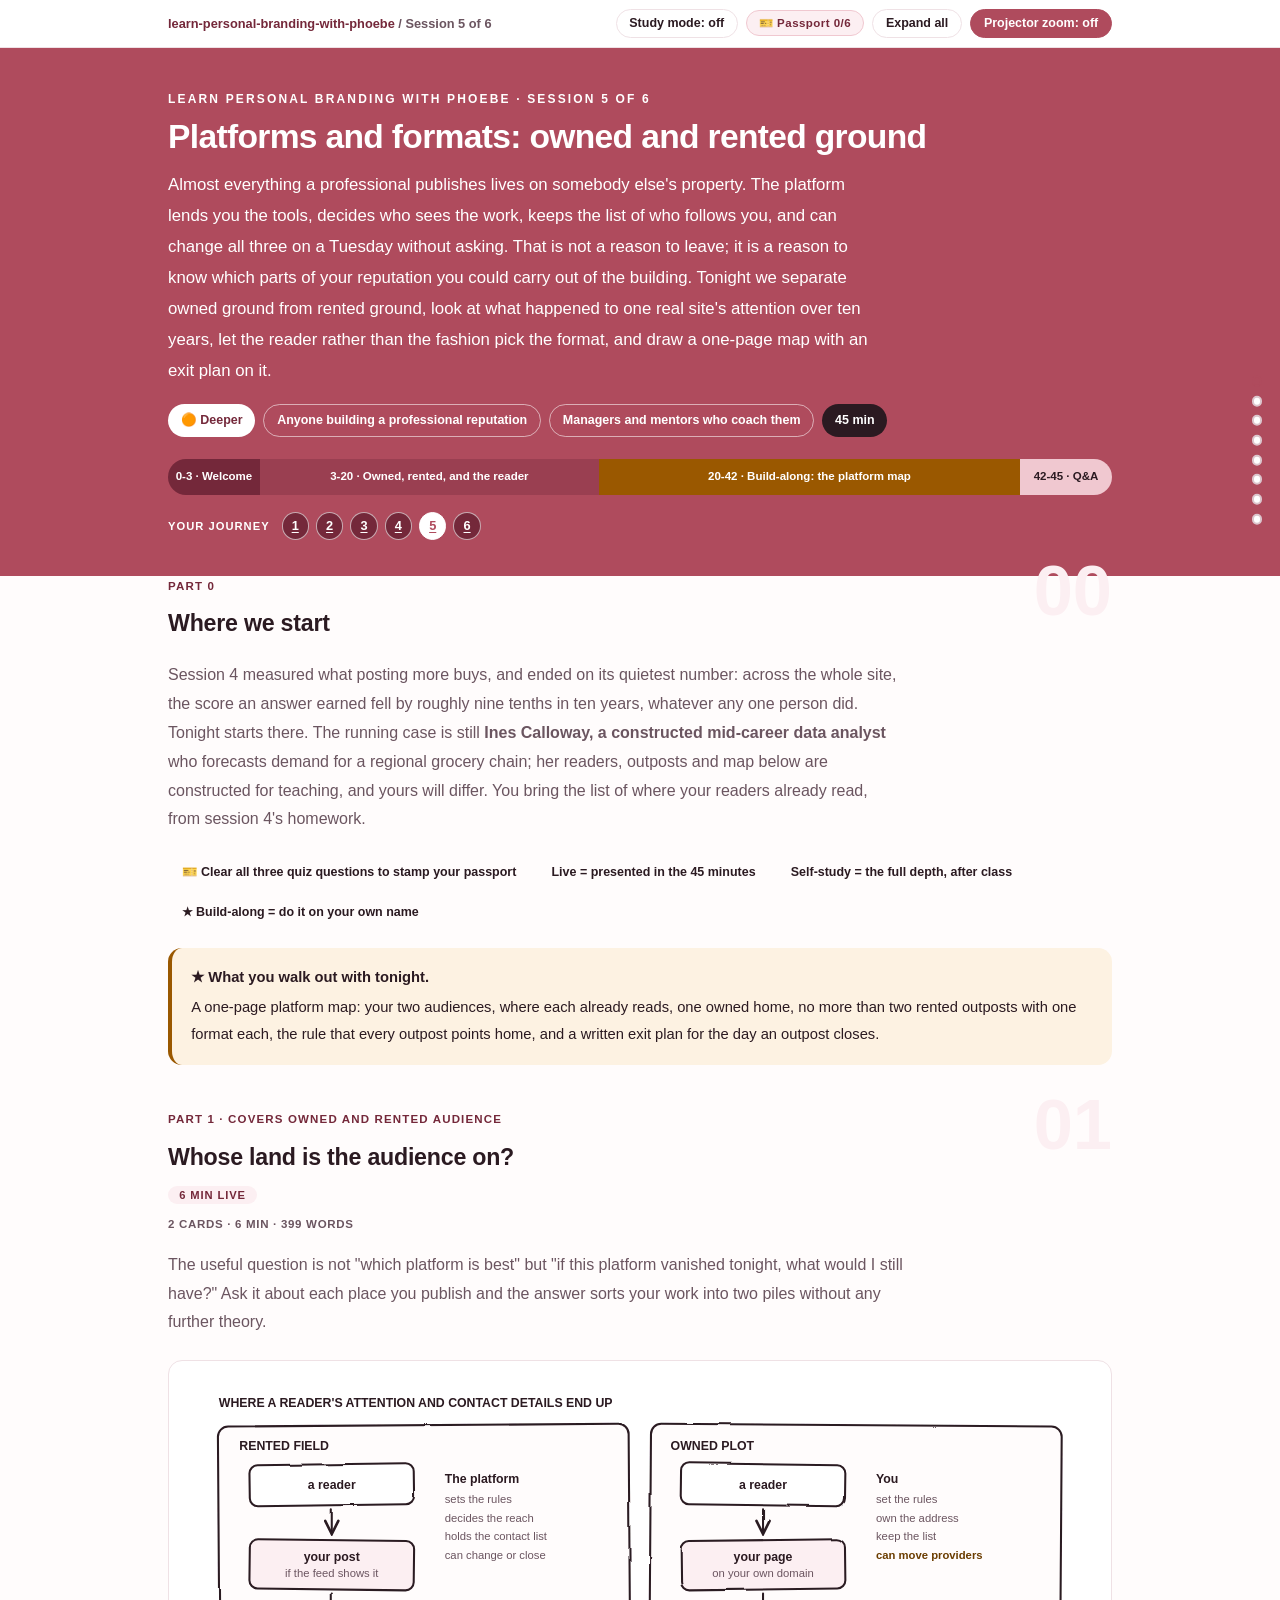
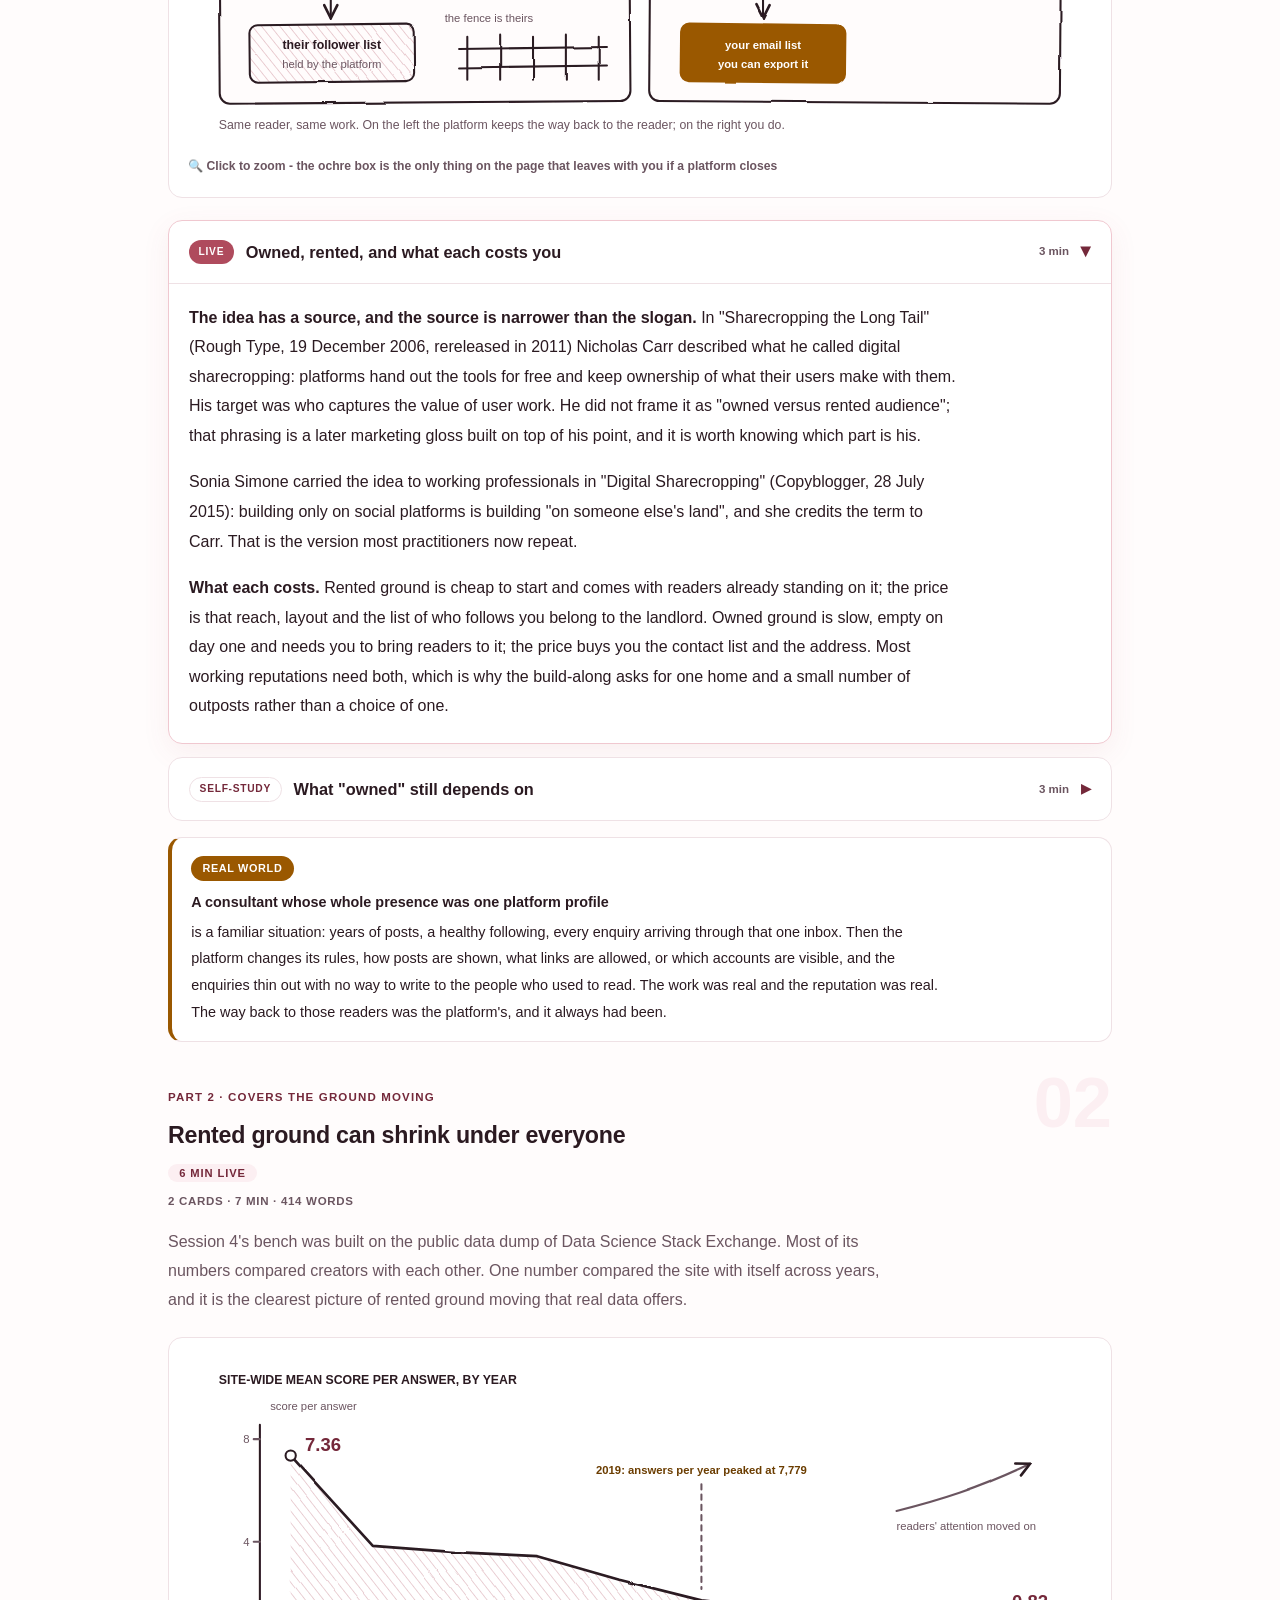
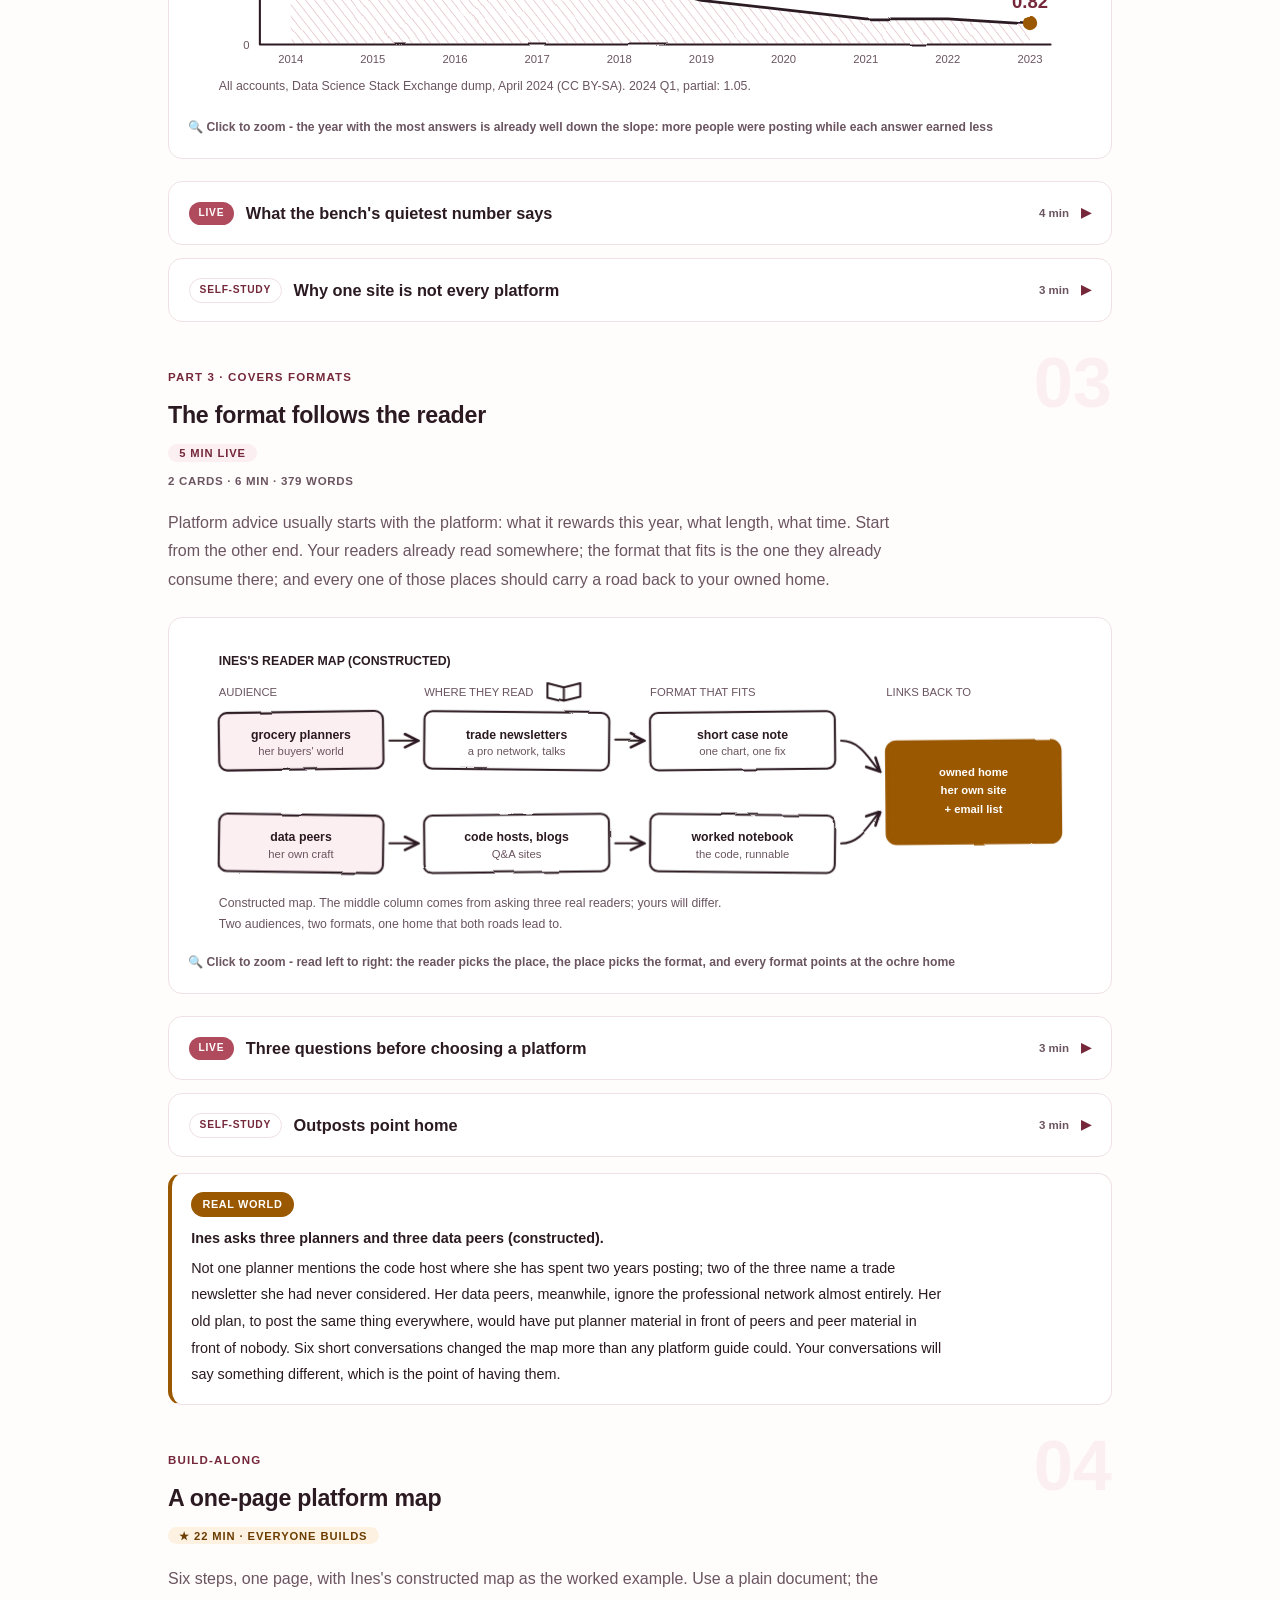
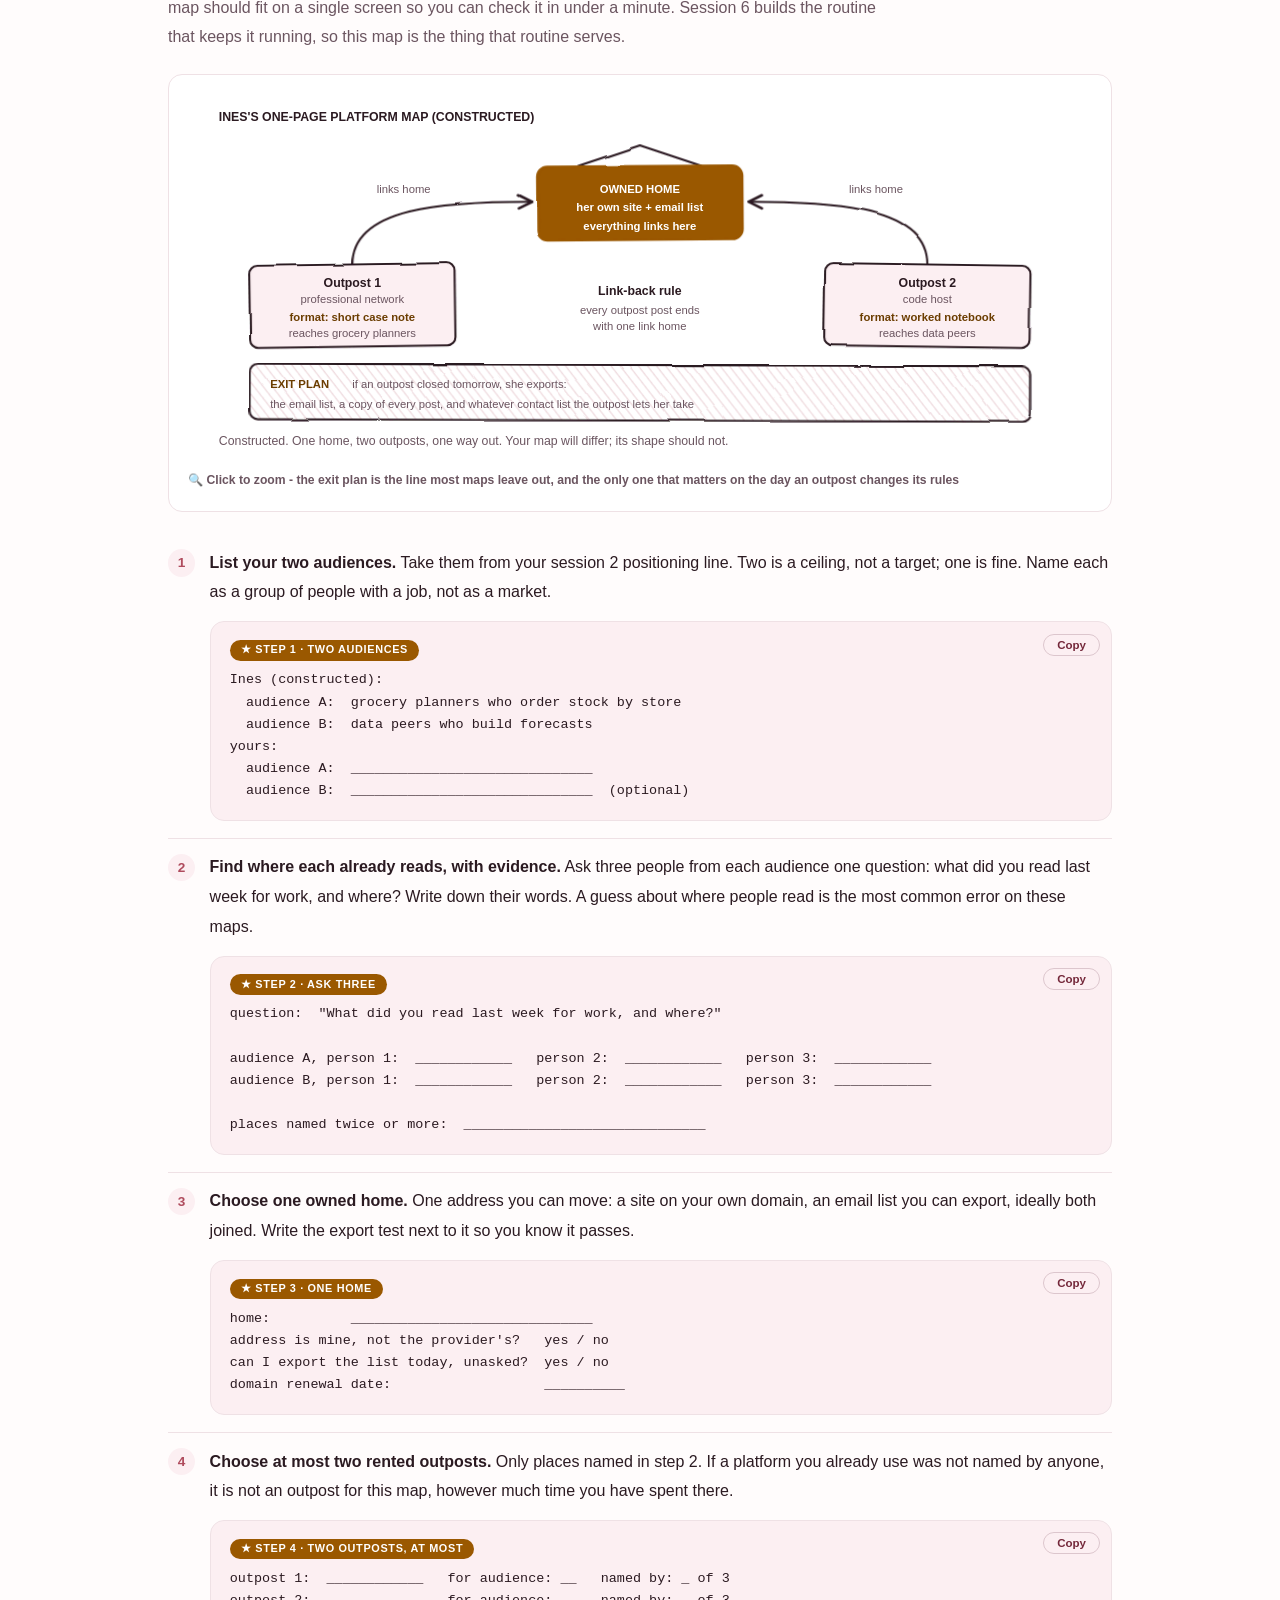
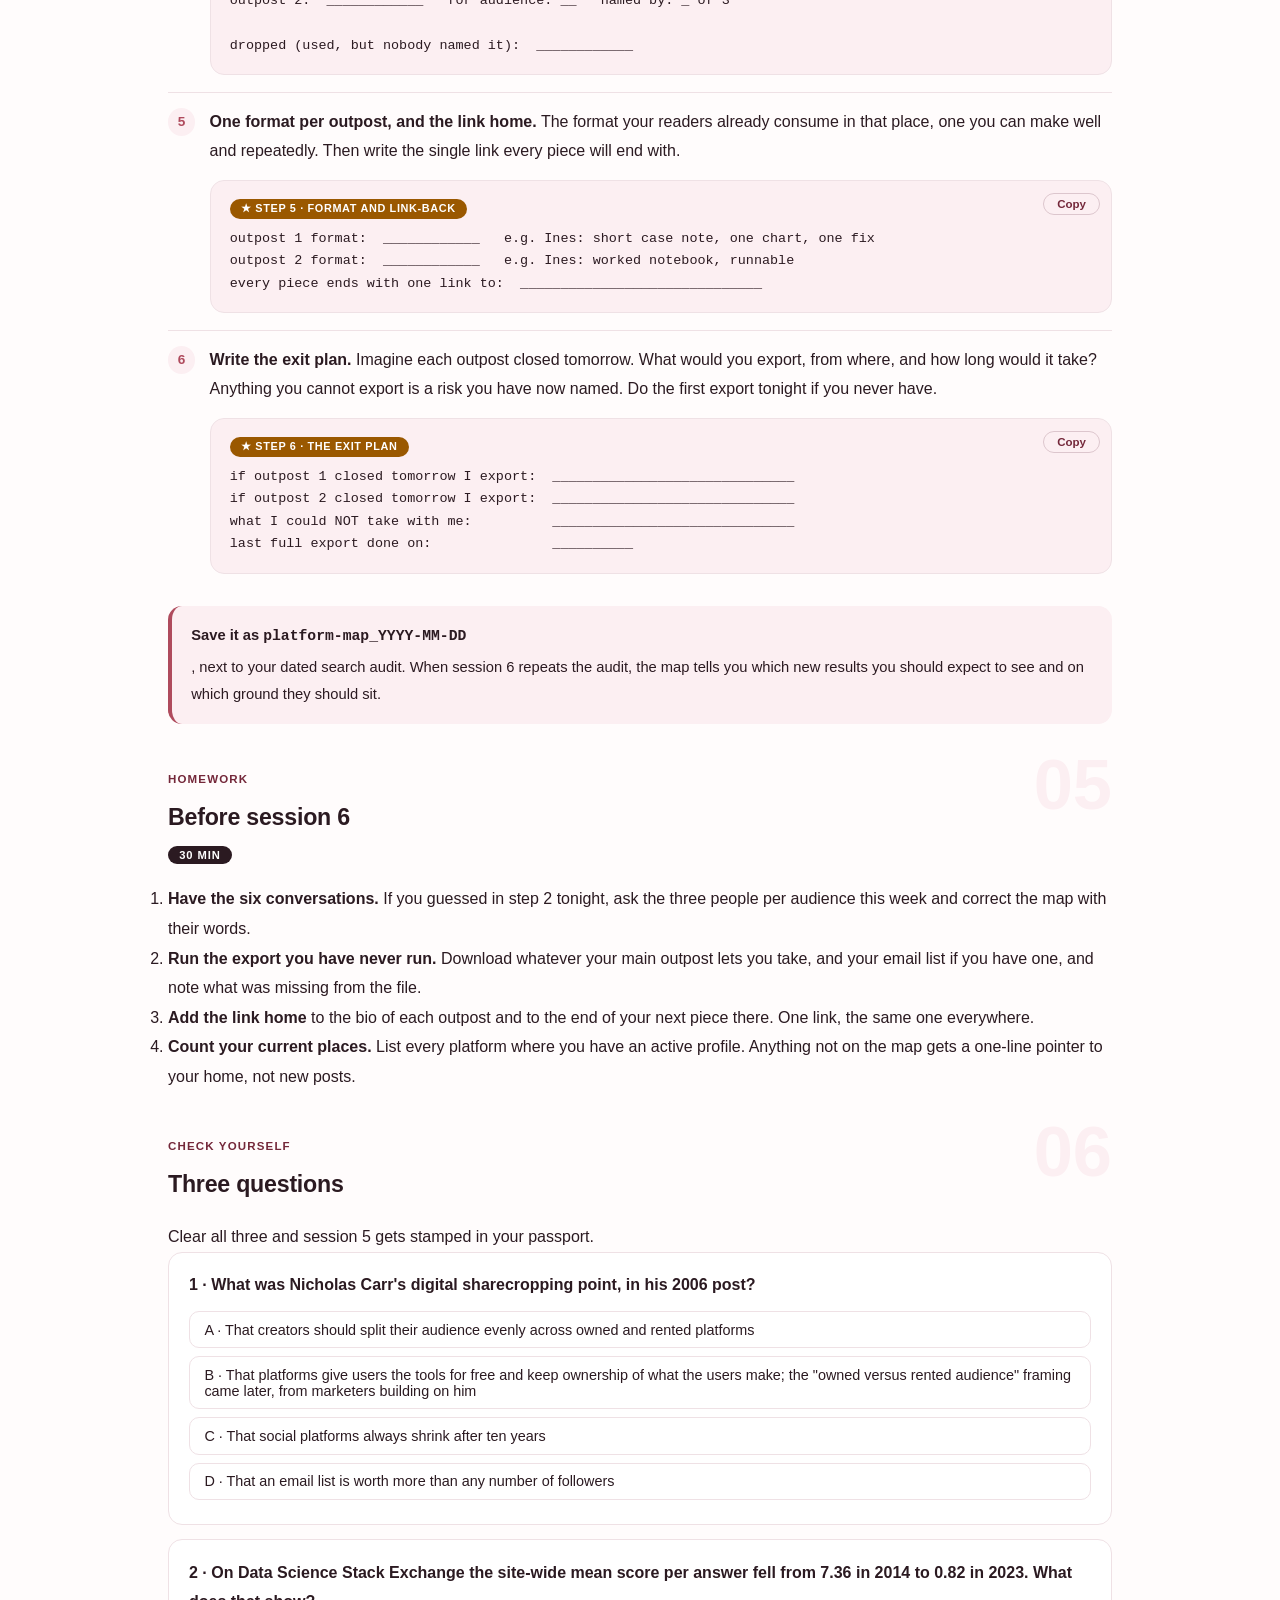
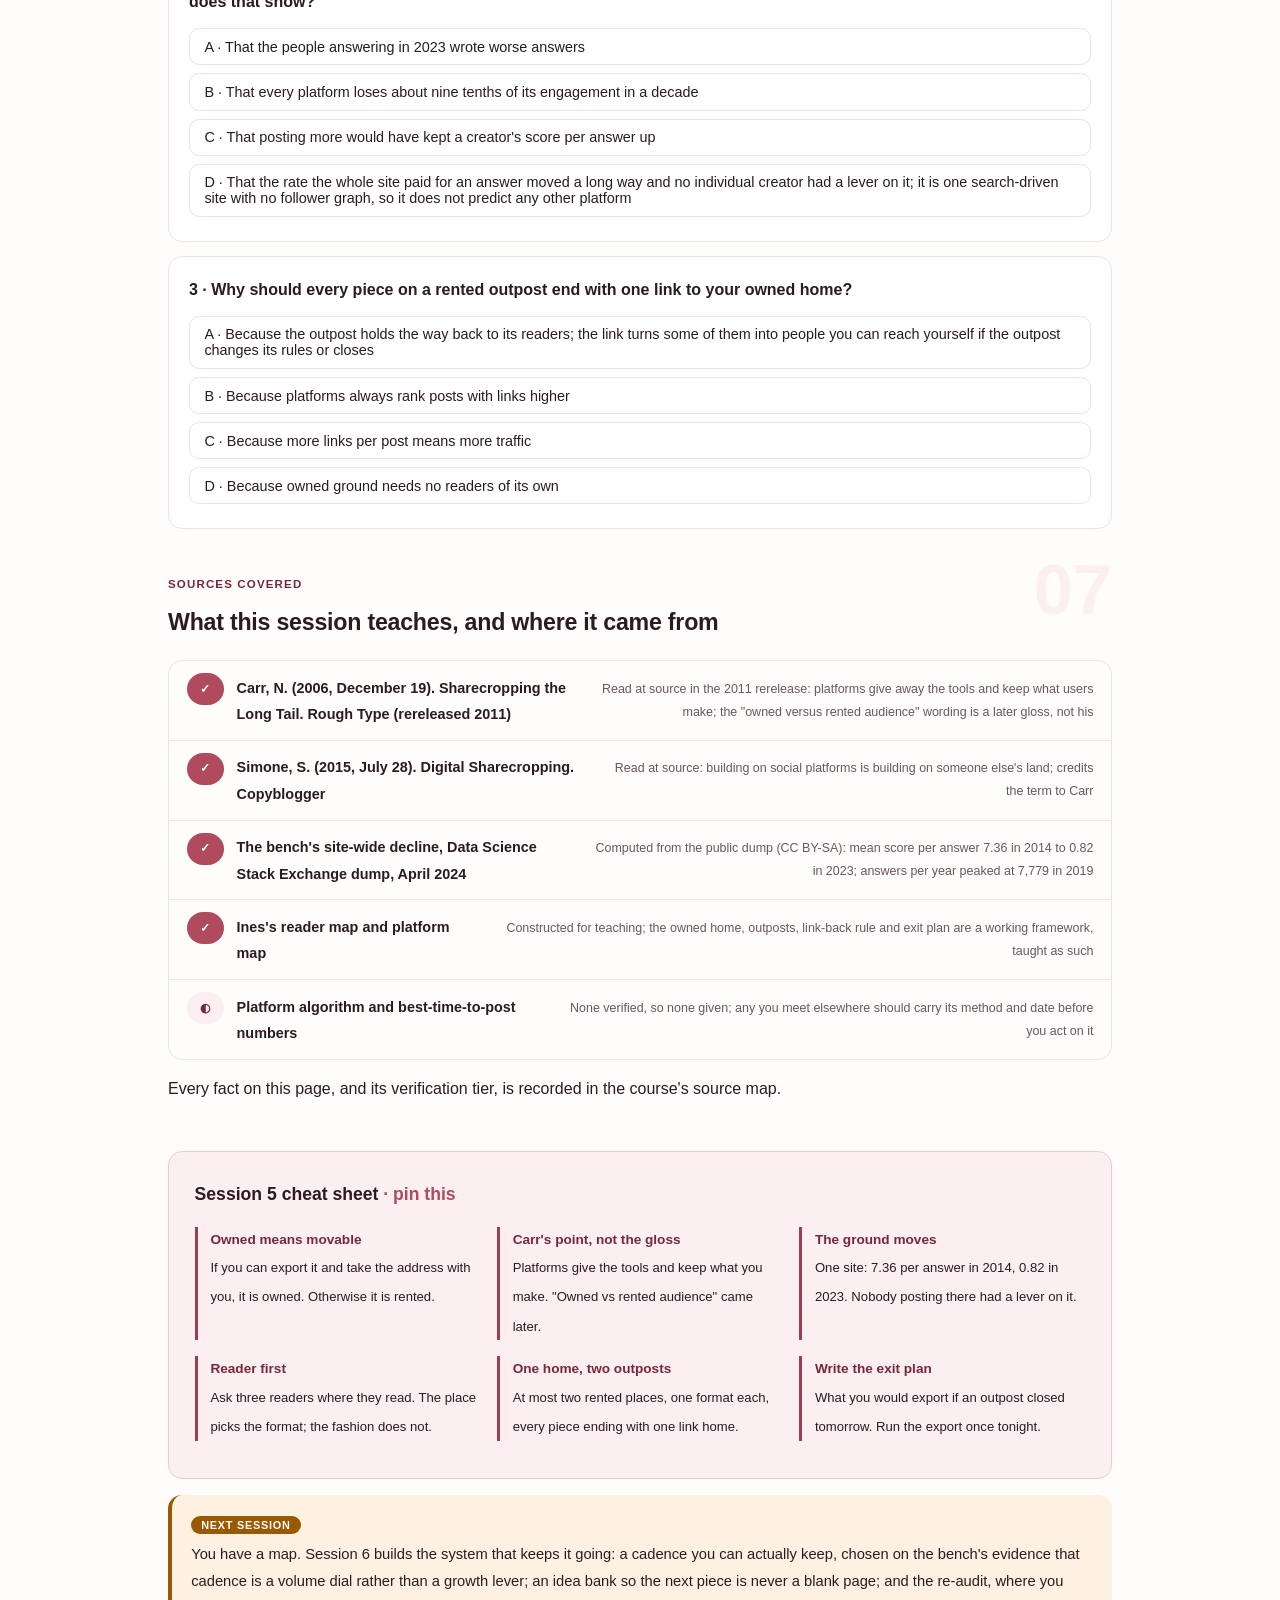
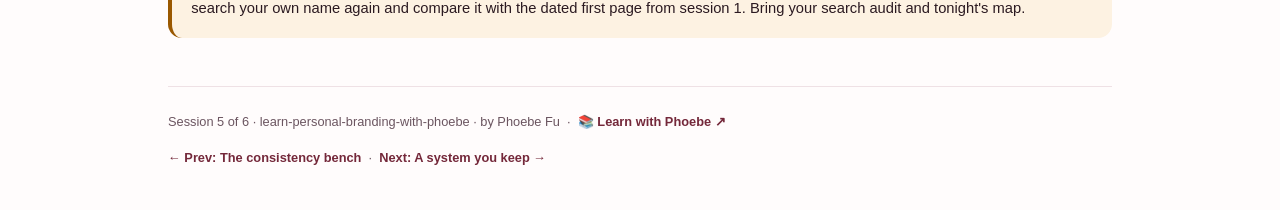
<file: courses/05-owned-and-rented-ground.html>
<!DOCTYPE html>
<html lang="en">
<head>
<meta charset="UTF-8">
<meta name="viewport" content="width=device-width, initial-scale=1.0">
<!-- social:start -->
<meta name="description" content="Session 5 of 6. Every platform you post on is ground you rent. Carr's digital sharecropping, a site whose score per answer fell from 7.36 to 0.82, and a one-page platform map with an exit plan.">
<meta property="og:type" content="article">
<meta property="og:site_name" content="Learn with Phoebe">
<meta property="og:title" content="Platforms and formats: owned and rented ground - learn personal branding with phoebe">
<meta property="og:description" content="Session 5 of 6. Whose land is your audience on? One owned home, at most two rented outposts, a format that follows the reader, and a plan for the day an outpost closes.">
<meta property="og:url" content="https://phoebefu6.github.io/learn-personal-branding-with-phoebe/courses/05-owned-and-rented-ground.html">
<meta property="og:image" content="https://phoebefu6.github.io/learn-personal-branding-with-phoebe/assets/og-cover.png">
<meta property="og:image:width" content="1200">
<meta property="og:image:height" content="630">
<meta name="twitter:card" content="summary_large_image">
<meta name="twitter:title" content="Platforms and formats: owned and rented ground - learn personal branding with phoebe">
<meta name="twitter:description" content="Session 5 of 6. One owned home, two outposts, one exit plan.">
<meta name="twitter:image" content="https://phoebefu6.github.io/learn-personal-branding-with-phoebe/assets/og-cover.png">
<!-- social:end -->
<title>Session 5 · Platforms and formats: owned and rented ground - learn personal branding with phoebe</title>
<link rel="stylesheet" href="../assets/style.css?v=22">
</head>
<body>

<div class="toolbar">
  <div class="wrap">
    <span class="crumb"><a href="../index.html">learn-personal-branding-with-phoebe</a> / Session 5 of 6</span>
    <button class="btn" id="toggle-all" type="button">Expand all</button>
    <button class="btn primary" id="zoom-toggle" type="button">Projector zoom: off</button>
  </div>
</div>

<header class="masthead">
  <div class="wrap">
    <div class="eyebrow">Learn Personal Branding with Phoebe · Session 5 of 6</div>
    <h1>Platforms and formats: <span class="accent">owned and rented ground</span></h1>
    <p class="sub">Almost everything a professional publishes lives on somebody else's property. The platform lends you the tools, decides who sees the work, keeps the list of who follows you, and can change all three on a Tuesday without asking. That is not a reason to leave; it is a reason to know which parts of your reputation you could carry out of the building. Tonight we separate owned ground from rented ground, look at what happened to one real site's attention over ten years, let the reader rather than the fashion pick the format, and draw a one-page map with an exit plan on it.</p>
    <div class="chip-row">
      <span class="chip level">🟠 Deeper</span>
      <span class="chip audience">Anyone building a professional reputation</span>
      <span class="chip audience">Managers and mentors who coach them</span>
      <span class="chip time">45 min</span>
    </div>
    <div class="agenda">
      <span class="a1" style="flex:1">0-3 · Welcome</span>
      <span class="a2" style="flex:4">3-20 · Owned, rented, and the reader</span>
      <span class="a3" style="flex:5">20-42 · Build-along: the platform map</span>
      <span class="a4" style="flex:1">42-45 · Q&amp;A</span>
    </div>
  </div>
</header>

<main class="wrap">

  <section class="section" id="intro">
    <div class="section-kicker">
      <span class="klabel">Part 0</span>
      <h2>Where we start</h2>
    </div>
    <p class="lede">Session 4 measured what posting more buys, and ended on its quietest number: across the whole site, the score an answer earned fell by roughly nine tenths in ten years, whatever any one person did. Tonight starts there. The running case is still <strong>Ines Calloway, a constructed mid-career data analyst</strong> who forecasts demand for a regional grocery chain; her readers, outposts and map below are constructed for teaching, and yours will differ. You bring the list of where your readers already read, from session 4's homework.</p>

    <div class="legend">
      <span class="pill">🎫 Clear all three quiz questions to stamp your passport</span>
      <span class="pill">Live = presented in the 45 minutes</span>
      <span class="pill">Self-study = the full depth, after class</span>
      <span class="pill">★ Build-along = do it on your own name</span>
    </div>

    <div class="callout win">
      <p><strong>★ What you walk out with tonight.</strong> A one-page platform map: your two audiences, where each already reads, one owned home, no more than two rented outposts with one format each, the rule that every outpost points home, and a written exit plan for the day an outpost closes.</p>
    </div>
  </section>

  <section class="section" id="part-1">
    <div class="section-kicker">
      <span class="klabel">Part 1 · covers owned and rented audience</span>
      <h2>Whose land is the audience on?</h2>
      <span class="tag concept">6 min live</span>
    </div>
    <p class="lede">The useful question is not "which platform is best" but "if this platform vanished tonight, what would I still have?" Ask it about each place you publish and the answer sorts your work into two piles without any further theory.</p>

    <figure class="zoomable">
      <svg viewBox="0 0 880 356" xmlns="http://www.w3.org/2000/svg" role="img" aria-label="Two panels. Left, a rented field: a reader sees your post only if the platform's feed shows it, and the reader's contact detail lands in the platform's follower list, which the platform holds; the platform sets the rules, decides the reach, holds the contact list and can change or close. Right, an owned plot: the reader reaches your page on your own domain and the contact detail lands in your email list, which you can export and move.">
        <defs>
          <filter id="s5aSk" x="-3%" y="-3%" width="106%" height="106%"><feTurbulence type="fractalNoise" baseFrequency="0.02" numOctaves="2" seed="51" result="n"/><feDisplacementMap in="SourceGraphic" in2="n" scale="2.4" xChannelSelector="R" yChannelSelector="G"/></filter>
          <pattern id="s5aHc" patternUnits="userSpaceOnUse" width="7" height="7" patternTransform="rotate(-38)"><line x1="0" y1="0" x2="0" y2="7" stroke="#AF4B5D" stroke-width="1" opacity=".5"/></pattern>
          <marker id="s5aAr" viewBox="0 0 10 10" refX="9" refY="5" markerWidth="8" markerHeight="8" orient="auto"><path d="M1 1 L9 5 L1 9" fill="none" stroke="#2B1A21" stroke-width="1.6" stroke-linecap="round"/></marker>
        </defs>
        <style>
          .s5aH { font: 800 12px Inter, sans-serif; fill: #2B1A21; }
          .s5aL { font: 600 12px Inter, sans-serif; fill: #2B1A21; }
          .s5aS { font: 400 11px Inter, sans-serif; fill: #6B5560; }
          .s5aB { font: 800 11px Inter, sans-serif; fill: #6B3D00; }
          .s5aW { font: 800 11px Inter, sans-serif; fill: #FFFFFF; }
          .s5aN { font: 400 12px Inter, sans-serif; fill: #6B5560; }
        </style>

        <text class="s5aH" x="30" y="26">WHERE A READER'S ATTENTION AND CONTACT DETAILS END UP</text>

        <g filter="url(#s5aSk)" fill="none" stroke="#2B1A21" stroke-width="2" stroke-linecap="round" stroke-linejoin="round">
          <!-- panels -->
          <rect x="30" y="44" width="400" height="270" rx="10" fill="#FFFCFC" transform="rotate(-0.4 230 179)"/>
          <rect x="450" y="44" width="400" height="270" rx="10" fill="#FFFCFC" transform="rotate(0.4 650 179)"/>
          <!-- rented column -->
          <rect x="60" y="82" width="160" height="40" rx="8" fill="#FFFFFF" transform="rotate(-0.8 140 102)"/>
          <path d="M140 126 L140 150" marker-end="url(#s5aAr)"/>
          <rect x="60" y="156" width="160" height="48" rx="8" fill="#FCEFF2" transform="rotate(0.7 140 180)"/>
          <path d="M140 208 L140 232" marker-end="url(#s5aAr)"/>
          <rect x="60" y="238" width="160" height="56" rx="8" fill="url(#s5aHc)" transform="rotate(-0.6 140 266)"/>
          <!-- owned column -->
          <rect x="480" y="82" width="160" height="40" rx="8" fill="#FFFFFF" transform="rotate(0.8 560 102)"/>
          <path d="M560 126 L560 150" marker-end="url(#s5aAr)"/>
          <rect x="480" y="156" width="160" height="48" rx="8" fill="#FCEFF2" transform="rotate(-0.7 560 180)"/>
          <path d="M560 208 L560 232" marker-end="url(#s5aAr)"/>
          <rect x="480" y="238" width="160" height="56" rx="8" fill="#9A5800" stroke="#9A5800" transform="rotate(0.6 560 266)"/>
          <!-- doodle anchor: a fence around the rented field -->
          <path d="M272 250 L272 292 M304 248 L304 292 M336 250 L336 292 M368 248 L368 292 M400 250 L400 292"/>
          <path d="M264 262 L408 260 M264 280 L408 278"/>
        </g>

        <text class="s5aH" x="50" y="68">RENTED FIELD</text>
        <text class="s5aH" x="470" y="68">OWNED PLOT</text>

        <text class="s5aL" x="140" y="106" text-anchor="middle">a reader</text>
        <text class="s5aL" x="140" y="176" text-anchor="middle">your post</text>
        <text class="s5aS" x="140" y="192" text-anchor="middle">if the feed shows it</text>
        <text class="s5aL" x="140" y="262" text-anchor="middle">their follower list</text>
        <text class="s5aS" x="140" y="280" text-anchor="middle">held by the platform</text>

        <text class="s5aL" x="560" y="106" text-anchor="middle">a reader</text>
        <text class="s5aL" x="560" y="176" text-anchor="middle">your page</text>
        <text class="s5aS" x="560" y="192" text-anchor="middle">on your own domain</text>
        <text class="s5aW" x="560" y="262" text-anchor="middle">your email list</text>
        <text class="s5aW" x="560" y="280" text-anchor="middle">you can export it</text>

        <text class="s5aL" x="250" y="100">The platform</text>
        <text class="s5aS" x="250" y="120">sets the rules</text>
        <text class="s5aS" x="250" y="138">decides the reach</text>
        <text class="s5aS" x="250" y="156">holds the contact list</text>
        <text class="s5aS" x="250" y="174">can change or close</text>
        <text class="s5aS" x="250" y="236">the fence is theirs</text>

        <text class="s5aL" x="670" y="100">You</text>
        <text class="s5aS" x="670" y="120">set the rules</text>
        <text class="s5aS" x="670" y="138">own the address</text>
        <text class="s5aS" x="670" y="156">keep the list</text>
        <text class="s5aB" x="670" y="174">can move providers</text>

        <text class="s5aN" x="30" y="340">Same reader, same work. On the left the platform keeps the way back to the reader; on the right you do.</text>
      </svg>
      <figcaption>🔍 Click to zoom - the ochre box is the only thing on the page that leaves with you if a platform closes</figcaption>
    </figure>

    <details class="card" open>
      <summary><span class="mode live">Live</span>Owned, rented, and what each costs you<span class="mini">3 min</span><span class="caret">▶</span></summary>
      <div class="body">
        <p><strong>The idea has a source, and the source is narrower than the slogan.</strong> In "Sharecropping the Long Tail" (Rough Type, 19 December 2006, rereleased in 2011) Nicholas Carr described what he called digital sharecropping: platforms hand out the tools for free and keep ownership of what their users make with them. His target was who captures the value of user work. He did not frame it as "owned versus rented audience"; that phrasing is a later marketing gloss built on top of his point, and it is worth knowing which part is his.</p>
        <p>Sonia Simone carried the idea to working professionals in "Digital Sharecropping" (Copyblogger, 28 July 2015): building only on social platforms is building "on someone else's land", and she credits the term to Carr. That is the version most practitioners now repeat.</p>
        <p><strong>What each costs.</strong> Rented ground is cheap to start and comes with readers already standing on it; the price is that reach, layout and the list of who follows you belong to the landlord. Owned ground is slow, empty on day one and needs you to bring readers to it; the price buys you the contact list and the address. Most working reputations need both, which is why the build-along asks for one home and a small number of outposts rather than a choice of one.</p>
      </div>
    </details>

    <details class="card">
      <summary><span class="mode self">Self-study</span>What "owned" still depends on<span class="mini">3 min</span><span class="caret">▶</span></summary>
      <div class="body">
        <p>Nothing online is owned the way a house is. A domain is rented from a registrar by the year. An email list sits with a provider who can change prices or terms. A personal site runs on someone's hosting. So "owned" here has a working definition: <strong>you can move it</strong>. If the registrar, host or email provider changed tomorrow, you could take the address, the pages and the list of subscribers to a competitor and your readers would barely notice.</p>
        <p>Test each thing you call owned with two questions. Can I export it in a standard format today, without asking anyone? Does the address that readers know point to me, not to the provider? A list you cannot export, or a site at an address that contains the provider's name, is rented ground with nicer furniture.</p>
        <p>Keep the renewal date of your domain and the export button of your email list somewhere you will see them. The two most common ways people lose owned ground are a lapsed renewal and a provider that closed before anyone downloaded the list.</p>
      </div>
    </details>

    <div class="callout example">
      <span class="ex-pill">Real world</span>
      <p><strong>A consultant whose whole presence was one platform profile</strong> is a familiar situation: years of posts, a healthy following, every enquiry arriving through that one inbox. Then the platform changes its rules, how posts are shown, what links are allowed, or which accounts are visible, and the enquiries thin out with no way to write to the people who used to read. The work was real and the reputation was real. The way back to those readers was the platform's, and it always had been.</p>
    </div>
  </section>

  <section class="section" id="part-2">
    <div class="section-kicker">
      <span class="klabel">Part 2 · covers the ground moving</span>
      <h2>Rented ground can shrink under everyone</h2>
      <span class="tag concept">6 min live</span>
    </div>
    <p class="lede">Session 4's bench was built on the public data dump of Data Science Stack Exchange. Most of its numbers compared creators with each other. One number compared the site with itself across years, and it is the clearest picture of rented ground moving that real data offers.</p>

    <figure class="zoomable">
      <svg viewBox="0 0 880 340" xmlns="http://www.w3.org/2000/svg" role="img" aria-label="A hand-drawn line of the site-wide mean score per answer on Data Science Stack Exchange by year, 2014 to 2023: 7.36, 3.86, 3.62, 3.46, 2.53, 1.73, 1.36, 0.99, 0.99, 0.82. A dashed marker at 2019 notes that answers per year peaked there at 7,779.">
        <defs>
          <filter id="s5bSk" x="-3%" y="-3%" width="106%" height="106%"><feTurbulence type="fractalNoise" baseFrequency="0.02" numOctaves="2" seed="53" result="n"/><feDisplacementMap in="SourceGraphic" in2="n" scale="2.4" xChannelSelector="R" yChannelSelector="G"/></filter>
          <pattern id="s5bHc" patternUnits="userSpaceOnUse" width="7" height="7" patternTransform="rotate(-38)"><line x1="0" y1="0" x2="0" y2="7" stroke="#AF4B5D" stroke-width="1" opacity=".5"/></pattern>
          <marker id="s5bAr" viewBox="0 0 10 10" refX="9" refY="5" markerWidth="8" markerHeight="8" orient="auto"><path d="M1 1 L9 5 L1 9" fill="none" stroke="#2B1A21" stroke-width="1.6" stroke-linecap="round"/></marker>
        </defs>
        <style>
          .s5bH { font: 800 12px Inter, sans-serif; fill: #2B1A21; }
          .s5bL { font: 600 12px Inter, sans-serif; fill: #2B1A21; }
          .s5bS { font: 400 11px Inter, sans-serif; fill: #6B5560; }
          .s5bB { font: 800 11px Inter, sans-serif; fill: #6B3D00; }
          .s5bV { font: 800 18px Inter, sans-serif; fill: #74283A; }
          .s5bN { font: 400 12px Inter, sans-serif; fill: #6B5560; }
        </style>

        <text class="s5bH" x="30" y="26">SITE-WIDE MEAN SCORE PER ANSWER, BY YEAR</text>
        <text class="s5bS" x="80" y="52">score per answer</text>

        <g filter="url(#s5bSk)" fill="none" stroke="#2B1A21" stroke-width="2" stroke-linecap="round" stroke-linejoin="round">
          <!-- axes -->
          <path d="M70 66 L70 280 L840 280"/>
          <path d="M64 180 L70 180 M64 80 L70 80" stroke="#6B5560"/>
          <!-- the data, hatched area under the line -->
          <path d="M100 96 L180 184 L260 190 L340 194 L420 217 L500 237 L580 246 L660 255 L740 255 L820 260 L820 280 L100 280 Z" fill="url(#s5bHc)" stroke="none"/>
          <path d="M100 96 L180 184 L260 190 L340 194 L420 217 L500 237 L580 246 L660 255 L740 255 L820 260" stroke-width="2.6"/>
          <circle cx="100" cy="96" r="5" fill="#FFFFFF"/>
          <circle cx="820" cy="260" r="6" fill="#9A5800" stroke="#9A5800"/>
          <!-- 2019 marker -->
          <path d="M500 124 L500 226" stroke="#6B5560" stroke-dasharray="5 5"/>
          <!-- doodle anchor: attention walking off the edge -->
          <path d="M690 150 C730 140 770 128 820 104" marker-end="url(#s5bAr)" stroke="#6B5560"/>
        </g>

        <text class="s5bS" x="60" y="284" text-anchor="end">0</text>
        <text class="s5bS" x="60" y="184" text-anchor="end">4</text>
        <text class="s5bS" x="60" y="84" text-anchor="end">8</text>

        <text class="s5bV" x="114" y="92">7.36</text>
        <text class="s5bV" x="820" y="244" text-anchor="middle">0.82</text>
        <text class="s5bB" x="500" y="114" text-anchor="middle">2019: answers per year peaked at 7,779</text>
        <text class="s5bS" x="690" y="168">readers' attention moved on</text>

        <text class="s5bS" x="100" y="298" text-anchor="middle">2014</text>
        <text class="s5bS" x="180" y="298" text-anchor="middle">2015</text>
        <text class="s5bS" x="260" y="298" text-anchor="middle">2016</text>
        <text class="s5bS" x="340" y="298" text-anchor="middle">2017</text>
        <text class="s5bS" x="420" y="298" text-anchor="middle">2018</text>
        <text class="s5bS" x="500" y="298" text-anchor="middle">2019</text>
        <text class="s5bS" x="580" y="298" text-anchor="middle">2020</text>
        <text class="s5bS" x="660" y="298" text-anchor="middle">2021</text>
        <text class="s5bS" x="740" y="298" text-anchor="middle">2022</text>
        <text class="s5bS" x="820" y="298" text-anchor="middle">2023</text>

        <text class="s5bN" x="30" y="324">All accounts, Data Science Stack Exchange dump, April 2024 (CC BY-SA). 2024 Q1, partial: 1.05.</text>
      </svg>
      <figcaption>🔍 Click to zoom - the year with the most answers is already well down the slope: more people were posting while each answer earned less</figcaption>
    </figure>

    <details class="card">
      <summary><span class="mode live">Live</span>What the bench's quietest number says<span class="mini">4 min</span><span class="caret">▶</span></summary>
      <div class="body">
        <p>Across every account on the site, the mean score an answer earned was <strong>7.36 in 2014</strong>, 3.86 in 2015, 3.62 in 2016, 3.46 in 2017, 2.53 in 2018, 1.73 in 2019, 1.36 in 2020, 0.99 in 2021 and 2022, and <strong>0.82 in 2023</strong>. Answers per year peaked at <strong>7,779 in 2019</strong>, when the score per answer was already under a quarter of where it started.</p>
        <p>Read it as a fact about the ground, not about the people. A careful answer written in 2023 earned a fraction of what the same answer would have earned in 2014, and nobody posting there could have changed that by posting more, posting better, or posting at a different hour. The attention that made the site rewarding moved somewhere else, and the creators standing on it went down with it together.</p>
        <p>Now set it beside Kevin Kelly's condition from session 2: a small niche works only if "they must pay you directly", which is to say you hold the relationship, not an intermediary. A score on someone else's site is the opposite case: the relationship sits with the platform, so when the platform's attention fades, yours fades with it. The defence is not a better post. It is a way back to your readers that does not run through the landlord.</p>
      </div>
    </details>

    <details class="card">
      <summary><span class="mode self">Self-study</span>Why one site is not every platform<span class="mini">3 min</span><span class="caret">▶</span></summary>
      <div class="body">
        <p>Be exact about what one site can show. Stack Exchange is search-driven question and answer: readers arrive from a search engine with a question, there is no follower graph, and "reach" means votes on an answer rather than an audience that sees your next post. A feed platform, where people follow accounts and an algorithm picks what they see, may rise and fall on a completely different curve. The decline here is real and measured; it is one site's curve, not a law for every platform.</p>
        <p>Two more cautions. Score accumulates over time, so older answers have had longer to collect votes; some of the gap between 2014 and 2023 is age, not just fading attention. And the dump is a snapshot from April 2024, so the 2024 figure covers only the first quarter. What survives both cautions is the point that matters tonight: the rate a whole site paid for an answer moved by a large amount, and individual creators had no lever on it.</p>
        <p>What the data does not give you is a number for any other platform's future. Nobody has published a verified one, and no reach curve for a feed platform is offered here.</p>
      </div>
    </details>
  </section>

  <section class="section" id="part-3">
    <div class="section-kicker">
      <span class="klabel">Part 3 · covers formats</span>
      <h2>The format follows the reader</h2>
      <span class="tag concept">5 min live</span>
    </div>
    <p class="lede">Platform advice usually starts with the platform: what it rewards this year, what length, what time. Start from the other end. Your readers already read somewhere; the format that fits is the one they already consume there; and every one of those places should carry a road back to your owned home.</p>

    <figure class="zoomable">
      <svg viewBox="0 0 880 296" xmlns="http://www.w3.org/2000/svg" role="img" aria-label="A reader map with four columns for Ines Calloway, constructed. Row one: grocery planners read trade newsletters, a professional network and conference talks, so the fitting format is a short case note with one chart and one fix. Row two: data peers read code hosts, blogs and Q and A sites, so the fitting format is a worked notebook with runnable code. Both formats link back to one owned home: her own site and email list.">
        <defs>
          <filter id="s5cSk" x="-3%" y="-3%" width="106%" height="106%"><feTurbulence type="fractalNoise" baseFrequency="0.02" numOctaves="2" seed="57" result="n"/><feDisplacementMap in="SourceGraphic" in2="n" scale="2.4" xChannelSelector="R" yChannelSelector="G"/></filter>
          <pattern id="s5cHc" patternUnits="userSpaceOnUse" width="7" height="7" patternTransform="rotate(-38)"><line x1="0" y1="0" x2="0" y2="7" stroke="#AF4B5D" stroke-width="1" opacity=".5"/></pattern>
          <marker id="s5cAr" viewBox="0 0 10 10" refX="9" refY="5" markerWidth="8" markerHeight="8" orient="auto"><path d="M1 1 L9 5 L1 9" fill="none" stroke="#2B1A21" stroke-width="1.6" stroke-linecap="round"/></marker>
        </defs>
        <style>
          .s5cH { font: 800 12px Inter, sans-serif; fill: #2B1A21; }
          .s5cL { font: 600 12px Inter, sans-serif; fill: #2B1A21; }
          .s5cS { font: 400 11px Inter, sans-serif; fill: #6B5560; }
          .s5cW { font: 800 11px Inter, sans-serif; fill: #FFFFFF; }
          .s5cN { font: 400 12px Inter, sans-serif; fill: #6B5560; }
        </style>

        <text class="s5cH" x="30" y="26">INES'S READER MAP (CONSTRUCTED)</text>
        <text class="s5cS" x="30" y="56">AUDIENCE</text>
        <text class="s5cS" x="230" y="56">WHERE THEY READ</text>
        <text class="s5cS" x="450" y="56">FORMAT THAT FITS</text>
        <text class="s5cS" x="680" y="56">LINKS BACK TO</text>

        <g filter="url(#s5cSk)" fill="none" stroke="#2B1A21" stroke-width="2" stroke-linecap="round" stroke-linejoin="round">
          <!-- doodle anchor: an open book by the where column -->
          <path d="M350 44 L366 48 L382 44 L382 58 L366 62 L350 58 Z M366 48 L366 62"/>
          <!-- row 1 -->
          <rect x="30" y="72" width="160" height="56" rx="8" fill="#FCEFF2" transform="rotate(-0.8 110 100)"/>
          <path d="M196 100 L224 100" marker-end="url(#s5cAr)"/>
          <rect x="230" y="72" width="180" height="56" rx="8" fill="#FFFFFF" transform="rotate(0.6 320 100)"/>
          <path d="M416 100 L444 100" marker-end="url(#s5cAr)"/>
          <rect x="450" y="72" width="180" height="56" rx="8" fill="#FFFFFF" transform="rotate(-0.6 540 100)"/>
          <!-- row 2 -->
          <rect x="30" y="172" width="160" height="56" rx="8" fill="#FCEFF2" transform="rotate(0.8 110 200)"/>
          <path d="M196 200 L224 200" marker-end="url(#s5cAr)"/>
          <rect x="230" y="172" width="180" height="56" rx="8" fill="#FFFFFF" transform="rotate(-0.6 320 200)"/>
          <path d="M416 200 L444 200" marker-end="url(#s5cAr)"/>
          <rect x="450" y="172" width="180" height="56" rx="8" fill="#FFFFFF" transform="rotate(0.6 540 200)"/>
          <!-- links home -->
          <path d="M636 100 C656 100 664 120 674 130" marker-end="url(#s5cAr)"/>
          <path d="M636 200 C656 200 664 180 674 170" marker-end="url(#s5cAr)"/>
          <rect x="680" y="100" width="170" height="100" rx="10" fill="#9A5800" stroke="#9A5800" transform="rotate(-0.5 765 150)"/>
        </g>

        <text class="s5cL" x="110" y="98" text-anchor="middle">grocery planners</text>
        <text class="s5cS" x="110" y="114" text-anchor="middle">her buyers' world</text>
        <text class="s5cL" x="320" y="98" text-anchor="middle">trade newsletters</text>
        <text class="s5cS" x="320" y="114" text-anchor="middle">a pro network, talks</text>
        <text class="s5cL" x="540" y="98" text-anchor="middle">short case note</text>
        <text class="s5cS" x="540" y="114" text-anchor="middle">one chart, one fix</text>

        <text class="s5cL" x="110" y="198" text-anchor="middle">data peers</text>
        <text class="s5cS" x="110" y="214" text-anchor="middle">her own craft</text>
        <text class="s5cL" x="320" y="198" text-anchor="middle">code hosts, blogs</text>
        <text class="s5cS" x="320" y="214" text-anchor="middle">Q&amp;A sites</text>
        <text class="s5cL" x="540" y="198" text-anchor="middle">worked notebook</text>
        <text class="s5cS" x="540" y="214" text-anchor="middle">the code, runnable</text>

        <text class="s5cW" x="765" y="134" text-anchor="middle">owned home</text>
        <text class="s5cW" x="765" y="152" text-anchor="middle">her own site</text>
        <text class="s5cW" x="765" y="170" text-anchor="middle">+ email list</text>

        <text class="s5cN" x="30" y="262">Constructed map. The middle column comes from asking three real readers; yours will differ.</text>
        <text class="s5cN" x="30" y="282">Two audiences, two formats, one home that both roads lead to.</text>
      </svg>
      <figcaption>🔍 Click to zoom - read left to right: the reader picks the place, the place picks the format, and every format points at the ochre home</figcaption>
    </figure>

    <details class="card">
      <summary><span class="mode live">Live</span>Three questions before choosing a platform<span class="mini">3 min</span><span class="caret">▶</span></summary>
      <div class="body">
        <p><strong>1. Who exactly is this for?</strong> Name the audience from your session 2 line, not "people in my industry". Ines has two, and they do not read the same things.</p>
        <p><strong>2. Where do they already read, by their own account?</strong> Ask three of them what they read last week for work. Their answers beat any ranking of platforms, because a ranking describes the average user and you only need your readers. Ines's planners named trade newsletters, a professional network and conference talks; her data peers named code hosts, blogs and Q&amp;A sites (constructed answers).</p>
        <p><strong>3. What do they consume there, and can you make it well?</strong> The format follows the place: a planner skimming a feed needs one chart and one fix in a few paragraphs; a data peer on a code host wants something they can run. If you cannot make the fitting format well and repeatedly, that outpost is not yours yet, however busy it looks.</p>
        <p>Notice what is missing: best time to post, ideal post length, what the algorithm favours this quarter. None of those numbers has a verified source that holds across platforms and years, so none is given here. The reader questions do not expire.</p>
      </div>
    </details>

    <details class="card">
      <summary><span class="mode self">Self-study</span>Outposts point home<span class="mini">3 min</span><span class="caret">▶</span></summary>
      <div class="body">
        <p>An outpost is a rented place you publish on deliberately, for an audience that is already there. It earns its keep only if some of the people who meet you there can find their way to ground you own. So every outpost gets one rule: <strong>each piece ends with one link home</strong>, to a page on your domain or a sign-up for your list, never a scatter of links.</p>
        <p>Make the home worth arriving at. The page a planner lands on should hold the longer version of the case note they just read and a way to hear about the next one. The page a data peer lands on should hold the full notebook. A home that just repeats the profile gives nobody a reason to subscribe.</p>
        <p>Turning one piece of work into the case note, the notebook and the home page version is a production skill of its own: drafting, repurposing, and where AI writing tools help and where they flatten your voice. That craft lives in <a href="https://phoebefu6.github.io/learn-ai-content-with-phoebe/">learn-ai-content-with-phoebe</a>; tonight is only about which ground each piece stands on.</p>
      </div>
    </details>

    <div class="callout example">
      <span class="ex-pill">Real world</span>
      <p><strong>Ines asks three planners and three data peers (constructed).</strong> Not one planner mentions the code host where she has spent two years posting; two of the three name a trade newsletter she had never considered. Her data peers, meanwhile, ignore the professional network almost entirely. Her old plan, to post the same thing everywhere, would have put planner material in front of peers and peer material in front of nobody. Six short conversations changed the map more than any platform guide could. Your conversations will say something different, which is the point of having them.</p>
    </div>
  </section>

  <section class="section" id="demo-1">
    <div class="section-kicker">
      <span class="klabel">Build-along</span>
      <h2>A one-page platform map</h2>
      <span class="tag demo">★ 22 min · everyone builds</span>
    </div>
    <p class="lede">Six steps, one page, with Ines's constructed map as the worked example. Use a plain document; the map should fit on a single screen so you can check it in under a minute. Session 6 builds the routine that keeps it running, so this map is the thing that routine serves.</p>

    <figure class="zoomable">
      <svg viewBox="0 0 880 356" xmlns="http://www.w3.org/2000/svg" role="img" aria-label="Ines Calloway's finished platform map, constructed. One owned home in the centre: her own site and email list, which everything links to. Two rented outposts: outpost 1, a professional network, format short case note, reaching grocery planners; outpost 2, a code host, format worked notebook, reaching data peers. Both outposts link home. The link-back rule: every outpost post ends with one link home. The exit plan: if an outpost closed tomorrow she exports the email list, a copy of every post and whatever contact list the outpost lets her take.">
        <defs>
          <filter id="s5dSk" x="-3%" y="-3%" width="106%" height="106%"><feTurbulence type="fractalNoise" baseFrequency="0.02" numOctaves="2" seed="59" result="n"/><feDisplacementMap in="SourceGraphic" in2="n" scale="2.4" xChannelSelector="R" yChannelSelector="G"/></filter>
          <pattern id="s5dHc" patternUnits="userSpaceOnUse" width="7" height="7" patternTransform="rotate(-38)"><line x1="0" y1="0" x2="0" y2="7" stroke="#AF4B5D" stroke-width="1" opacity=".5"/></pattern>
          <marker id="s5dAr" viewBox="0 0 10 10" refX="9" refY="5" markerWidth="8" markerHeight="8" orient="auto"><path d="M1 1 L9 5 L1 9" fill="none" stroke="#2B1A21" stroke-width="1.6" stroke-linecap="round"/></marker>
        </defs>
        <style>
          .s5dH { font: 800 12px Inter, sans-serif; fill: #2B1A21; }
          .s5dL { font: 600 12px Inter, sans-serif; fill: #2B1A21; }
          .s5dS { font: 400 11px Inter, sans-serif; fill: #6B5560; }
          .s5dB { font: 800 11px Inter, sans-serif; fill: #6B3D00; }
          .s5dW { font: 800 11px Inter, sans-serif; fill: #FFFFFF; }
          .s5dN { font: 400 12px Inter, sans-serif; fill: #6B5560; }
        </style>

        <text class="s5dH" x="30" y="26">INES'S ONE-PAGE PLATFORM MAP (CONSTRUCTED)</text>

        <g filter="url(#s5dSk)" fill="none" stroke="#2B1A21" stroke-width="2" stroke-linecap="round" stroke-linejoin="round">
          <!-- doodle anchor: a roof on the owned home -->
          <path d="M380 70 L440 50 L500 70"/>
          <!-- owned home -->
          <rect x="340" y="70" width="200" height="72" rx="10" fill="#9A5800" stroke="#9A5800" transform="rotate(-0.4 440 106)"/>
          <!-- outposts -->
          <rect x="60" y="166" width="200" height="80" rx="8" fill="#FCEFF2" transform="rotate(-0.8 160 206)"/>
          <rect x="620" y="166" width="200" height="80" rx="8" fill="#FCEFF2" transform="rotate(0.8 720 206)"/>
          <!-- links home -->
          <path d="M160 166 C160 110 250 105 334 105" marker-end="url(#s5dAr)"/>
          <path d="M720 166 C720 110 630 105 546 105" marker-end="url(#s5dAr)"/>
          <!-- exit plan -->
          <rect x="60" y="264" width="760" height="54" rx="8" fill="url(#s5dHc)" transform="rotate(0.2 440 291)"/>
        </g>

        <text class="s5dW" x="440" y="96" text-anchor="middle">OWNED HOME</text>
        <text class="s5dW" x="440" y="114" text-anchor="middle">her own site + email list</text>
        <text class="s5dW" x="440" y="132" text-anchor="middle">everything links here</text>

        <text class="s5dS" x="210" y="96" text-anchor="middle">links home</text>
        <text class="s5dS" x="670" y="96" text-anchor="middle">links home</text>

        <text class="s5dL" x="160" y="188" text-anchor="middle">Outpost 1</text>
        <text class="s5dS" x="160" y="204" text-anchor="middle">professional network</text>
        <text class="s5dB" x="160" y="221" text-anchor="middle">format: short case note</text>
        <text class="s5dS" x="160" y="237" text-anchor="middle">reaches grocery planners</text>

        <text class="s5dL" x="720" y="188" text-anchor="middle">Outpost 2</text>
        <text class="s5dS" x="720" y="204" text-anchor="middle">code host</text>
        <text class="s5dB" x="720" y="221" text-anchor="middle">format: worked notebook</text>
        <text class="s5dS" x="720" y="237" text-anchor="middle">reaches data peers</text>

        <text class="s5dL" x="440" y="196" text-anchor="middle">Link-back rule</text>
        <text class="s5dS" x="440" y="214" text-anchor="middle">every outpost post ends</text>
        <text class="s5dS" x="440" y="230" text-anchor="middle">with one link home</text>

        <text class="s5dB" x="80" y="286">EXIT PLAN</text>
        <text class="s5dS" x="160" y="286">if an outpost closed tomorrow, she exports:</text>
        <text class="s5dS" x="80" y="306">the email list, a copy of every post, and whatever contact list the outpost lets her take</text>

        <text class="s5dN" x="30" y="342">Constructed. One home, two outposts, one way out. Your map will differ; its shape should not.</text>
      </svg>
      <figcaption>🔍 Click to zoom - the exit plan is the line most maps leave out, and the only one that matters on the day an outpost changes its rules</figcaption>
    </figure>

    <div class="steps">
      <div class="step">
        <p><strong>List your two audiences.</strong> Take them from your session 2 positioning line. Two is a ceiling, not a target; one is fine. Name each as a group of people with a job, not as a market.</p>
        <div class="prompt-box good"><span class="label">★ Step 1 · two audiences</span>Ines (constructed):
  audience A:  grocery planners who order stock by store
  audience B:  data peers who build forecasts
yours:
  audience A:  ______________________________
  audience B:  ______________________________  (optional)</div>
      </div>
      <div class="step">
        <p><strong>Find where each already reads, with evidence.</strong> Ask three people from each audience one question: what did you read last week for work, and where? Write down their words. A guess about where people read is the most common error on these maps.</p>
        <div class="prompt-box good"><span class="label">★ Step 2 · ask three</span>question:  "What did you read last week for work, and where?"

audience A, person 1:  ____________   person 2:  ____________   person 3:  ____________
audience B, person 1:  ____________   person 2:  ____________   person 3:  ____________

places named twice or more:  ______________________________</div>
      </div>
      <div class="step">
        <p><strong>Choose one owned home.</strong> One address you can move: a site on your own domain, an email list you can export, ideally both joined. Write the export test next to it so you know it passes.</p>
        <div class="prompt-box good"><span class="label">★ Step 3 · one home</span>home:          ______________________________
address is mine, not the provider's?   yes / no
can I export the list today, unasked?  yes / no
domain renewal date:                   __________</div>
      </div>
      <div class="step">
        <p><strong>Choose at most two rented outposts.</strong> Only places named in step 2. If a platform you already use was not named by anyone, it is not an outpost for this map, however much time you have spent there.</p>
        <div class="prompt-box good"><span class="label">★ Step 4 · two outposts, at most</span>outpost 1:  ____________   for audience: __   named by: _ of 3
outpost 2:  ____________   for audience: __   named by: _ of 3

dropped (used, but nobody named it):  ____________</div>
      </div>
      <div class="step">
        <p><strong>One format per outpost, and the link home.</strong> The format your readers already consume in that place, one you can make well and repeatedly. Then write the single link every piece will end with.</p>
        <div class="prompt-box good"><span class="label">★ Step 5 · format and link-back</span>outpost 1 format:  ____________   e.g. Ines: short case note, one chart, one fix
outpost 2 format:  ____________   e.g. Ines: worked notebook, runnable
every piece ends with one link to:  ______________________________</div>
      </div>
      <div class="step">
        <p><strong>Write the exit plan.</strong> Imagine each outpost closed tomorrow. What would you export, from where, and how long would it take? Anything you cannot export is a risk you have now named. Do the first export tonight if you never have.</p>
        <div class="prompt-box good"><span class="label">★ Step 6 · the exit plan</span>if outpost 1 closed tomorrow I export:  ______________________________
if outpost 2 closed tomorrow I export:  ______________________________
what I could NOT take with me:          ______________________________
last full export done on:               __________</div>
      </div>
    </div>

    <div class="callout tip">
      <p><strong>Save it as <code>platform-map_YYYY-MM-DD</code></strong>, next to your dated search audit. When session 6 repeats the audit, the map tells you which new results you should expect to see and on which ground they should sit.</p>
    </div>
  </section>

  <section class="section" id="exercise">
    <div class="section-kicker">
      <span class="klabel">Homework</span>
      <h2>Before session 6</h2>
      <span class="tag exercise">30 min</span>
    </div>
    <ol>
      <li><strong>Have the six conversations.</strong> If you guessed in step 2 tonight, ask the three people per audience this week and correct the map with their words.</li>
      <li><strong>Run the export you have never run.</strong> Download whatever your main outpost lets you take, and your email list if you have one, and note what was missing from the file.</li>
      <li><strong>Add the link home</strong> to the bio of each outpost and to the end of your next piece there. One link, the same one everywhere.</li>
      <li><strong>Count your current places.</strong> List every platform where you have an active profile. Anything not on the map gets a one-line pointer to your home, not new posts.</li>
    </ol>
  </section>

  <section class="section" id="quiz">
    <div class="section-kicker">
      <span class="klabel">Check yourself</span>
      <h2>Three questions</h2>
    </div>
    <p>Clear all three and session 5 gets stamped in your passport.</p>

    <div class="quiz-q" data-answer="1">
      <p class="qtext">1 · What was Nicholas Carr's digital sharecropping point, in his 2006 post?</p>
      <button class="qopt" type="button">A · That creators should split their audience evenly across owned and rented platforms</button>
      <button class="qopt" type="button">B · That platforms give users the tools for free and keep ownership of what the users make; the "owned versus rented audience" framing came later, from marketers building on him</button>
      <button class="qopt" type="button">C · That social platforms always shrink after ten years</button>
      <button class="qopt" type="button">D · That an email list is worth more than any number of followers</button>
      <p class="qwhy">Carr's target was who captures the value of user work. The audience framing is a later gloss; Copyblogger's 2015 piece is where many professionals met it, and it credits the term to Carr.</p>
    </div>

    <div class="quiz-q" data-answer="3">
      <p class="qtext">2 · On Data Science Stack Exchange the site-wide mean score per answer fell from 7.36 in 2014 to 0.82 in 2023. What does that show?</p>
      <button class="qopt" type="button">A · That the people answering in 2023 wrote worse answers</button>
      <button class="qopt" type="button">B · That every platform loses about nine tenths of its engagement in a decade</button>
      <button class="qopt" type="button">C · That posting more would have kept a creator's score per answer up</button>
      <button class="qopt" type="button">D · That the rate the whole site paid for an answer moved a long way and no individual creator had a lever on it; it is one search-driven site with no follower graph, so it does not predict any other platform</button>
      <p class="qwhy">The number describes the ground, not the people on it. A also misses that older answers had longer to collect votes, and B turns one site's curve into a law nobody has measured.</p>
    </div>

    <div class="quiz-q" data-answer="0">
      <p class="qtext">3 · Why should every piece on a rented outpost end with one link to your owned home?</p>
      <button class="qopt" type="button">A · Because the outpost holds the way back to its readers; the link turns some of them into people you can reach yourself if the outpost changes its rules or closes</button>
      <button class="qopt" type="button">B · Because platforms always rank posts with links higher</button>
      <button class="qopt" type="button">C · Because more links per post means more traffic</button>
      <button class="qopt" type="button">D · Because owned ground needs no readers of its own</button>
      <p class="qwhy">It is Kelly's direct-relationship condition in practical form. B and C are claims about algorithms with no verified source, and one clear link beats a scatter of them.</p>
    </div>

    <p class="quiz-score"></p>
  </section>

  <section class="section" id="official">
    <div class="section-kicker">
      <span class="klabel">Sources covered</span>
      <h2>What this session teaches, and where it came from</h2>
    </div>
    <div class="covered">
      <div class="covered-row"><span class="status pill solid">✓</span><span class="name">Carr, N. (2006, December 19). Sharecropping the Long Tail. Rough Type (rereleased 2011)</span><span class="note">Read at source in the 2011 rerelease: platforms give away the tools and keep what users make; the "owned versus rented audience" wording is a later gloss, not his</span></div>
      <div class="covered-row"><span class="status pill solid">✓</span><span class="name">Simone, S. (2015, July 28). Digital Sharecropping. Copyblogger</span><span class="note">Read at source: building on social platforms is building on someone else's land; credits the term to Carr</span></div>
      <div class="covered-row"><span class="status pill solid">✓</span><span class="name">The bench's site-wide decline, Data Science Stack Exchange dump, April 2024</span><span class="note">Computed from the public dump (CC BY-SA): mean score per answer 7.36 in 2014 to 0.82 in 2023; answers per year peaked at 7,779 in 2019</span></div>
      <div class="covered-row"><span class="status pill solid">✓</span><span class="name">Ines's reader map and platform map</span><span class="note">Constructed for teaching; the owned home, outposts, link-back rule and exit plan are a working framework, taught as such</span></div>
      <div class="covered-row"><span class="status pill light">◐</span><span class="name">Platform algorithm and best-time-to-post numbers</span><span class="note">None verified, so none given; any you meet elsewhere should carry its method and date before you act on it</span></div>
    </div>
    <p class="mono" style="margin-top:14px">Every fact on this page, and its verification tier, is recorded in the course's source map.</p>
  </section>

  <section class="cheat" id="cheatsheet">
    <h3>Session 5 cheat sheet <span>· pin this</span></h3>
    <div class="grid-2">
      <div class="cheat-item"><b>Owned means movable</b><span>If you can export it and take the address with you, it is owned. Otherwise it is rented.</span></div>
      <div class="cheat-item"><b>Carr's point, not the gloss</b><span>Platforms give the tools and keep what you make. "Owned vs rented audience" came later.</span></div>
      <div class="cheat-item"><b>The ground moves</b><span>One site: 7.36 per answer in 2014, 0.82 in 2023. Nobody posting there had a lever on it.</span></div>
      <div class="cheat-item"><b>Reader first</b><span>Ask three readers where they read. The place picks the format; the fashion does not.</span></div>
      <div class="cheat-item"><b>One home, two outposts</b><span>At most two rented places, one format each, every piece ending with one link home.</span></div>
      <div class="cheat-item"><b>Write the exit plan</b><span>What you would export if an outpost closed tomorrow. Run the export once tonight.</span></div>
    </div>
  </section>

  <div class="callout next">
    <span class="nx-pill">Next session</span>
    <p>You have a map. Session 6 builds the system that keeps it going: a cadence you can actually keep, chosen on the bench's evidence that cadence is a volume dial rather than a growth lever; an idea bank so the next piece is never a blank page; and the re-audit, where you search your own name again and compare it with the dated first page from session 1. Bring your search audit and tonight's map.</p>
  </div>

  <footer class="pagefoot">
    <span>Session 5 of 6 · learn-personal-branding-with-phoebe · by Phoebe Fu &nbsp;·&nbsp; 📚 <a href="https://phoebefu6.github.io/learn-with-phoebe/">Learn with Phoebe ↗</a></span>
    <span><a href="04-the-consistency-bench.html">← Prev: The consistency bench</a> &nbsp;·&nbsp; <a href="06-a-system-you-keep.html">Next: A system you keep →</a></span>
  </footer>

</main>

<script src="../assets/app.js?v=20"></script>
</body>
</html>
</file>
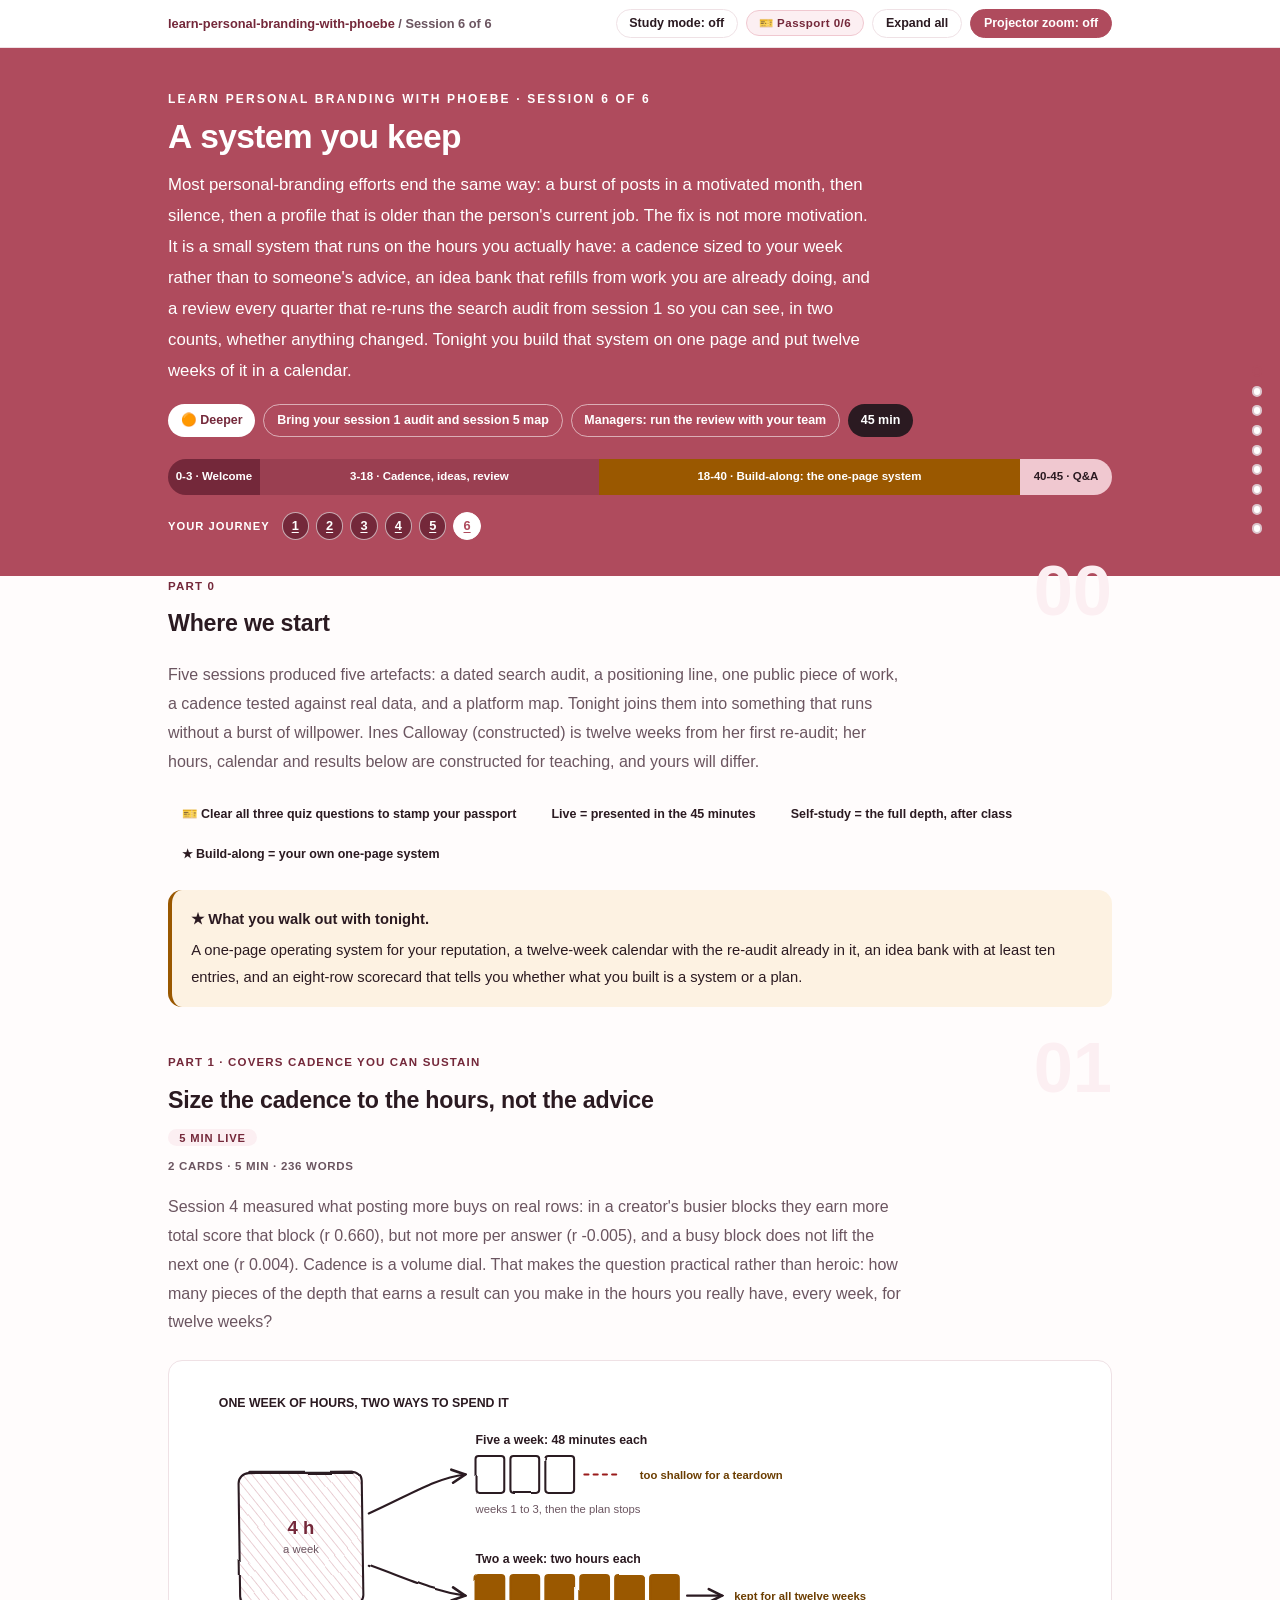
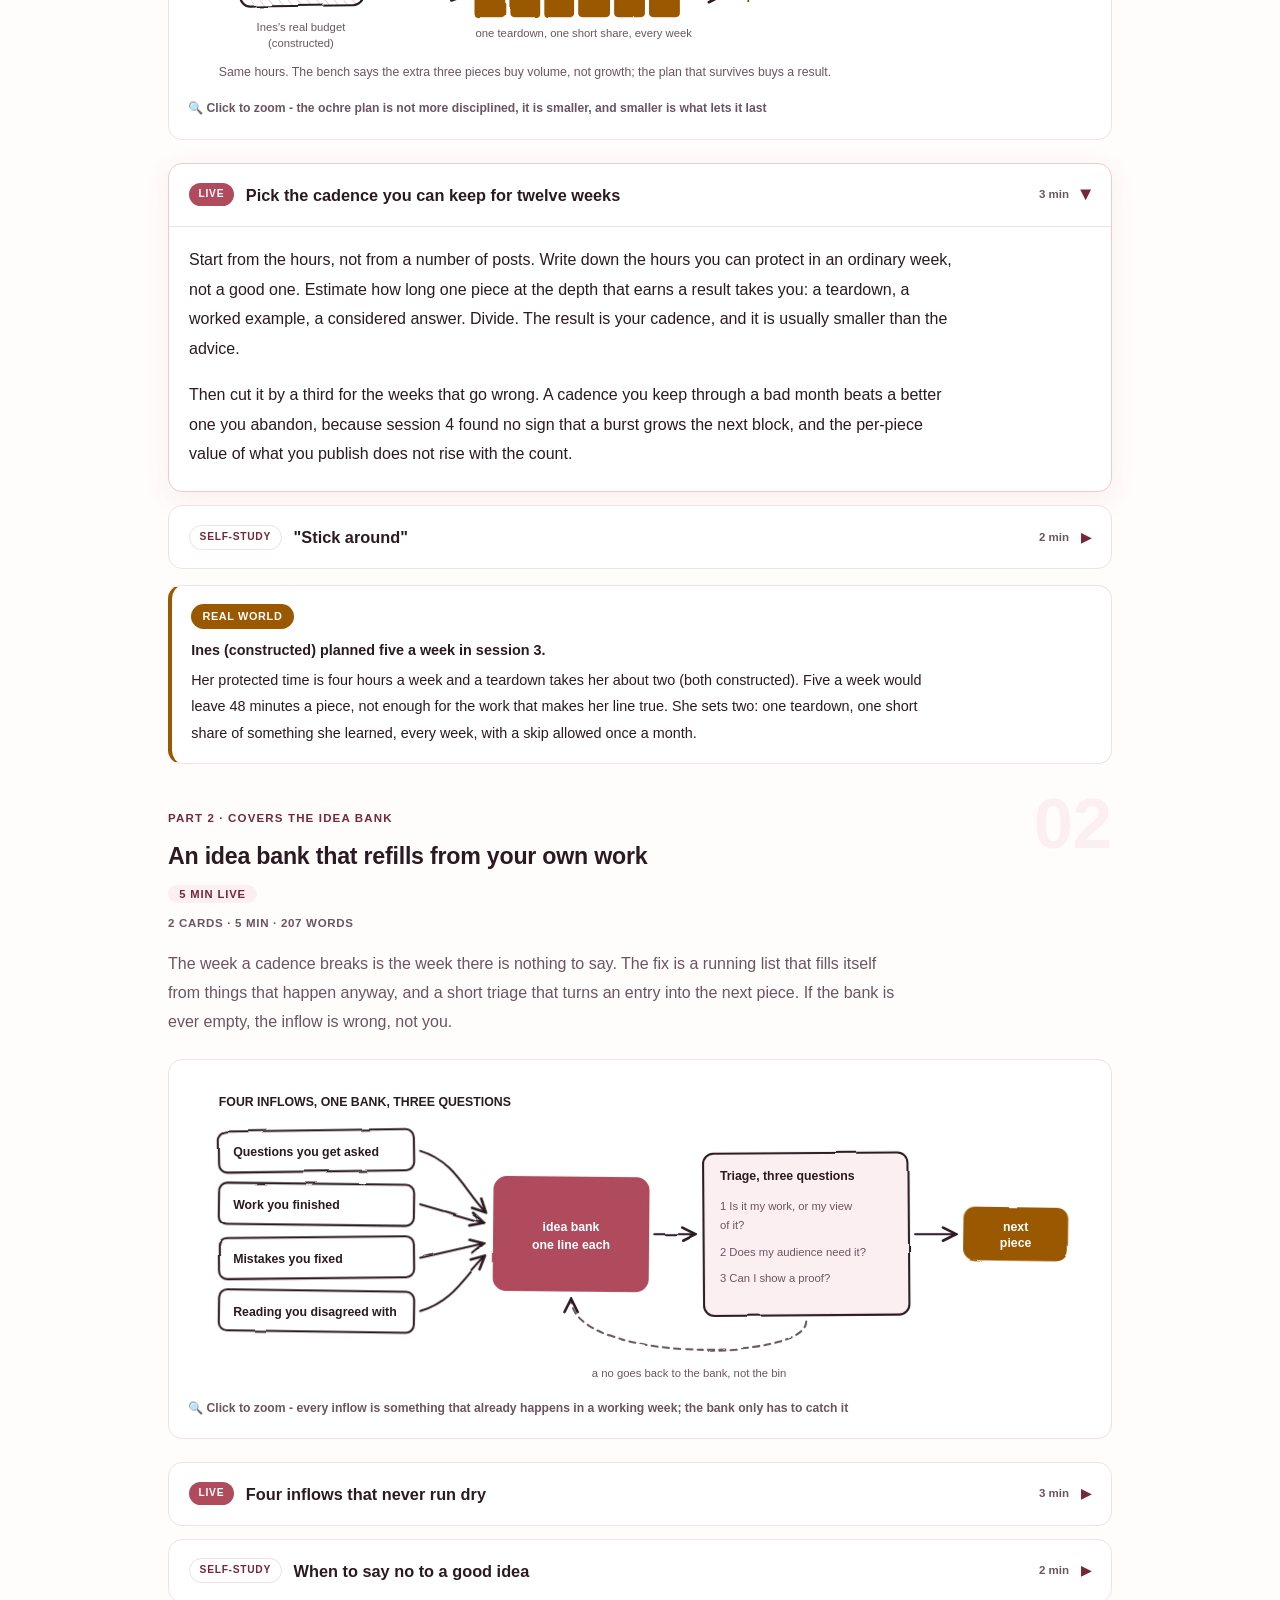
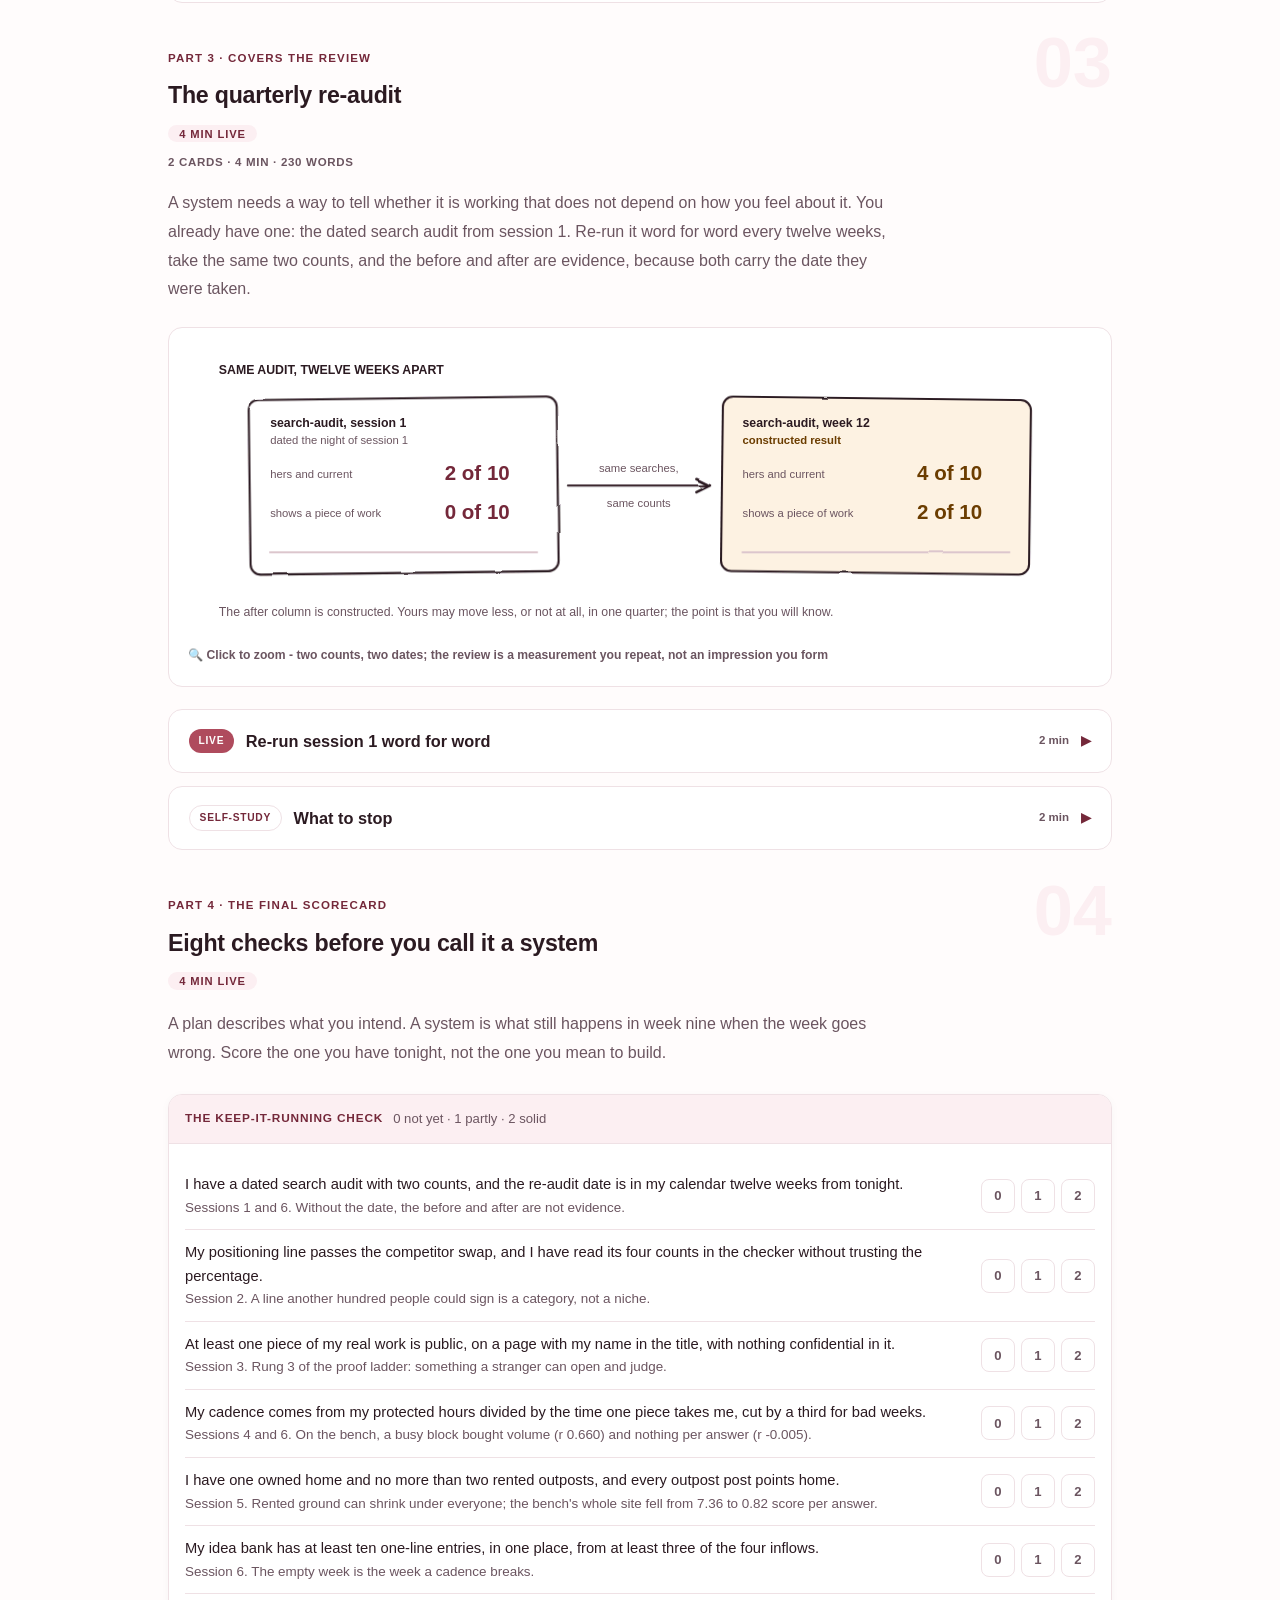
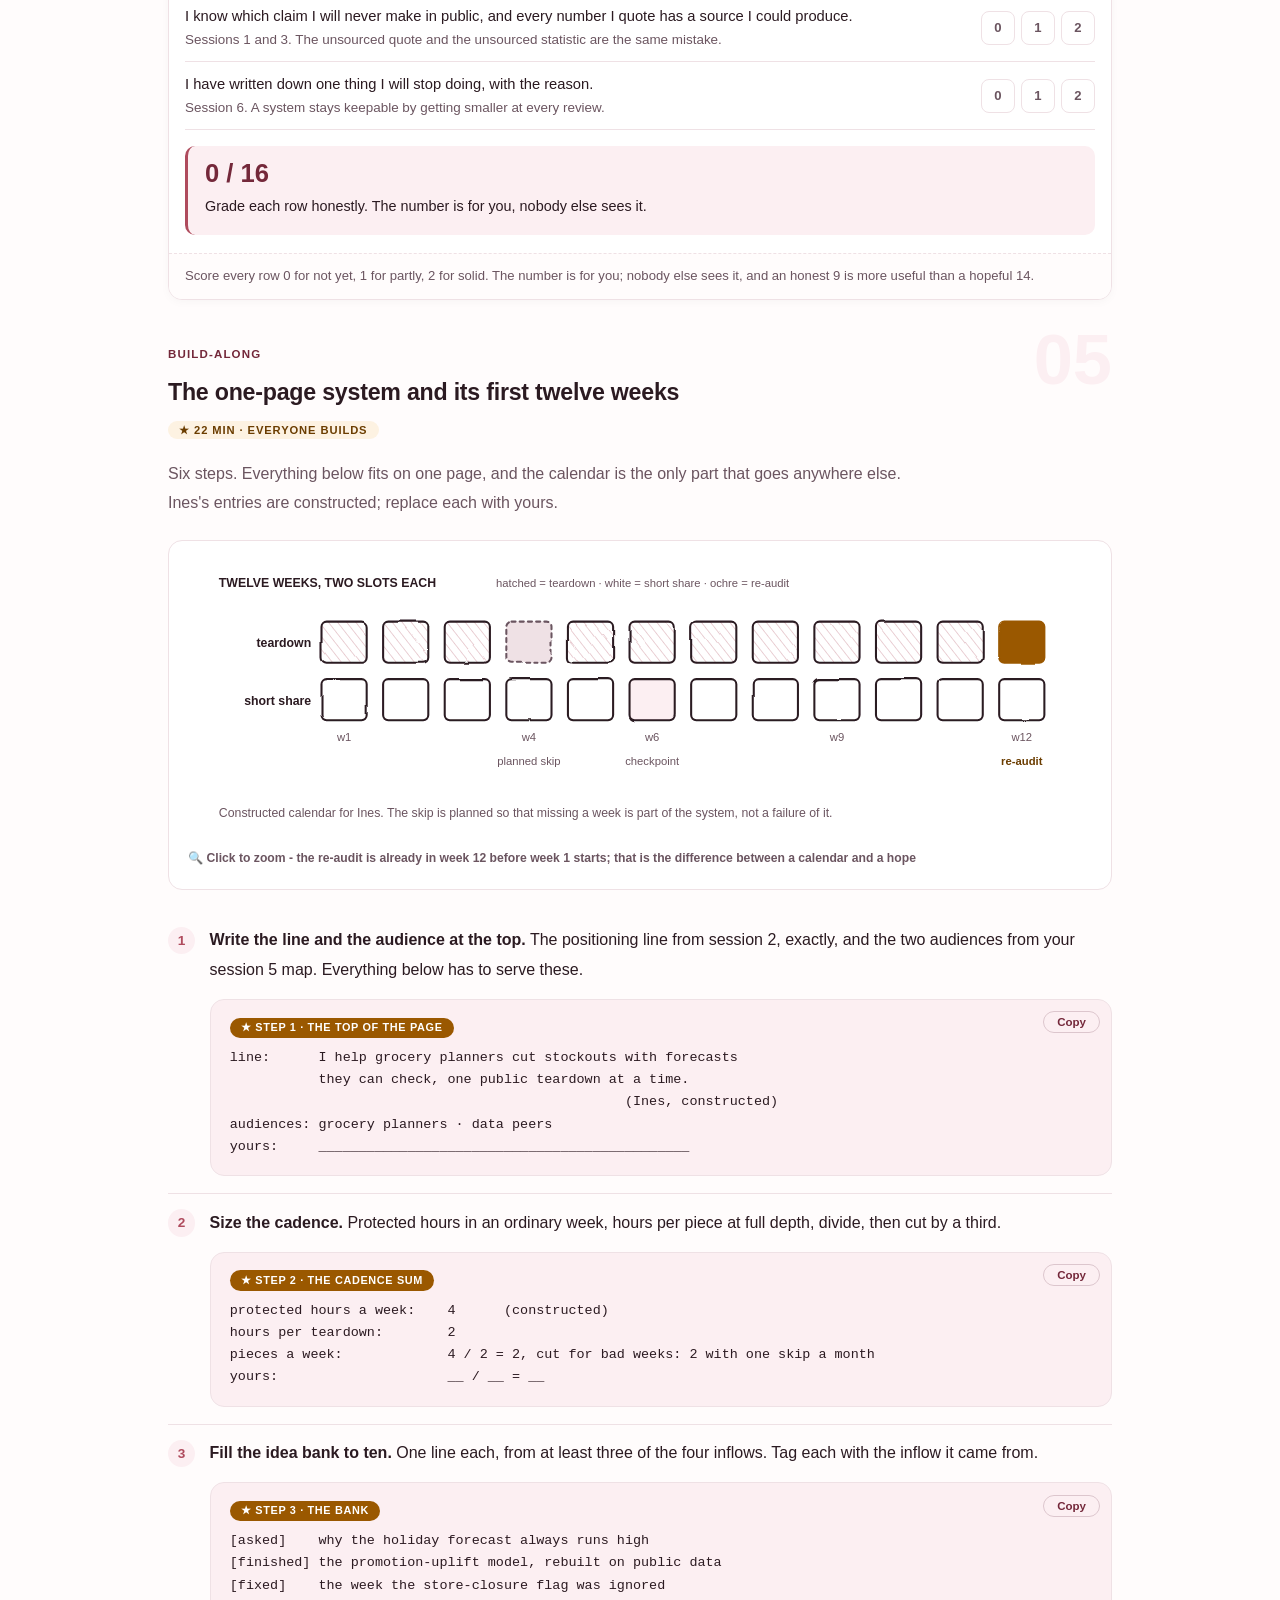
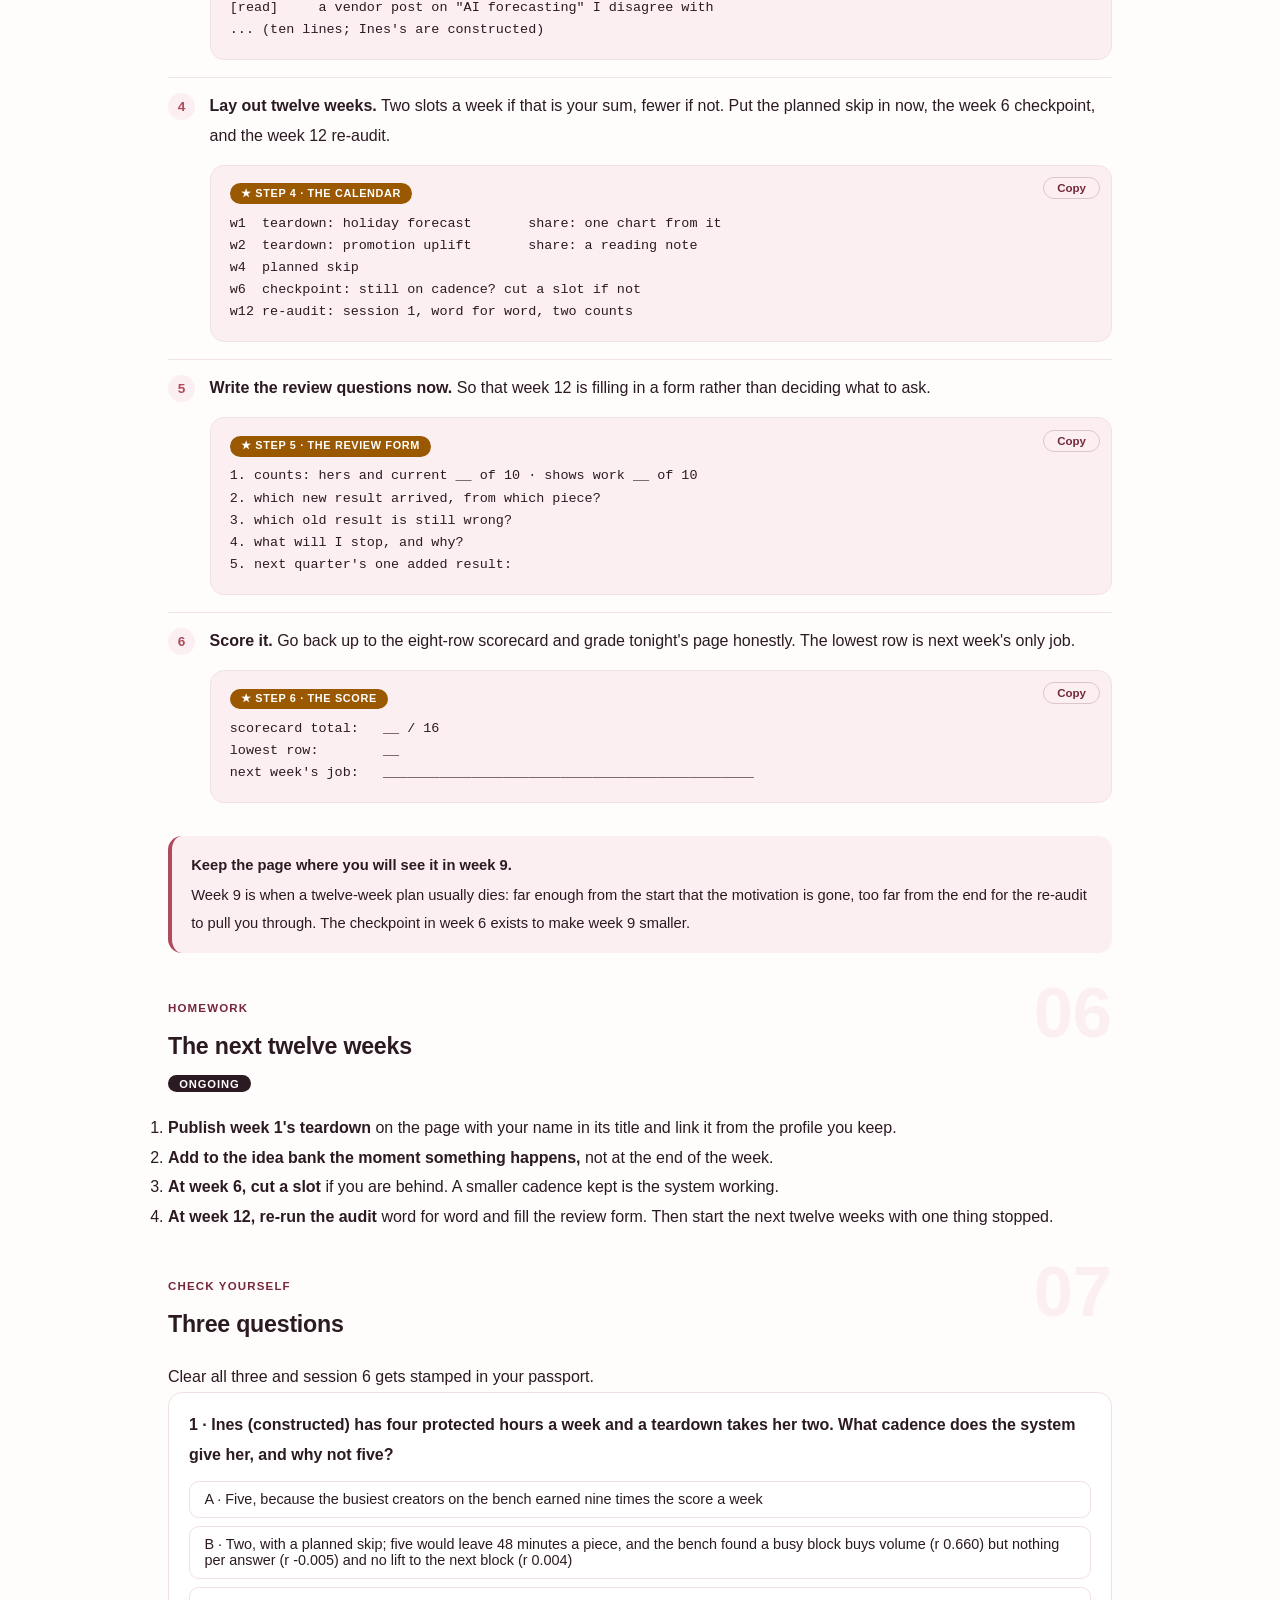
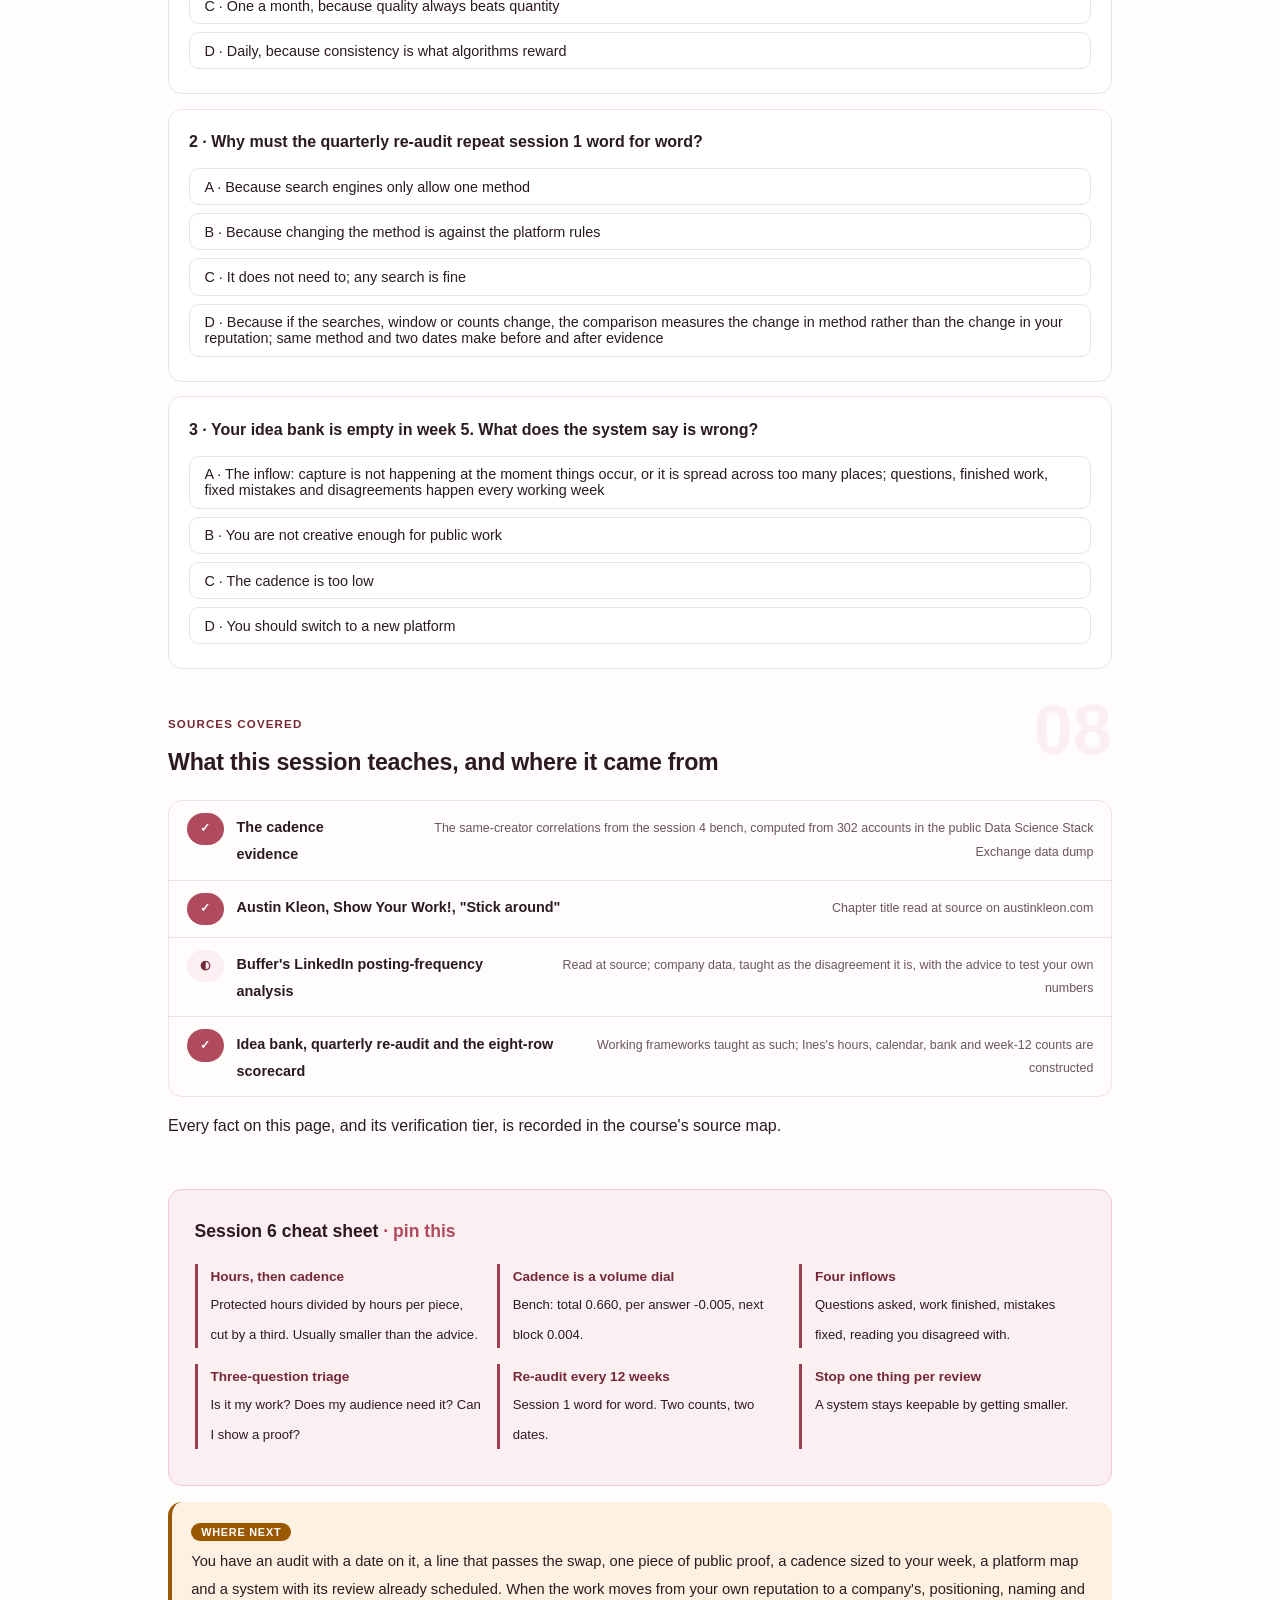
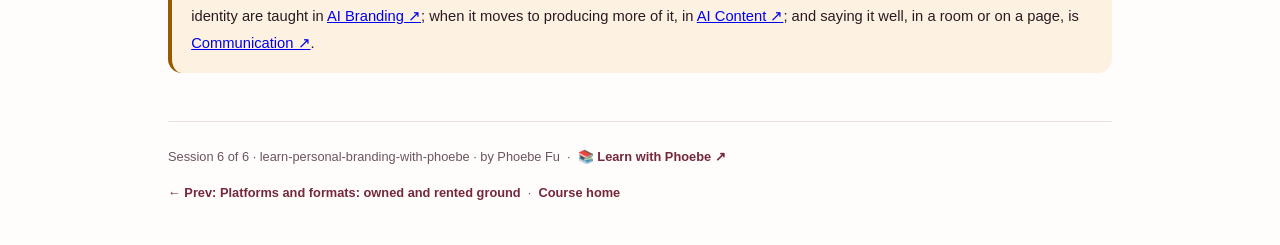
<file: courses/06-a-system-you-keep.html>
<!DOCTYPE html>
<html lang="en">
<head>
<meta charset="UTF-8">
<meta name="viewport" content="width=device-width, initial-scale=1.0">
<!-- social:start -->
<meta name="description" content="Session 6 of 6. A reputation is maintained, not launched. A cadence sized to the hours you actually have, an idea bank that refills from your own work, and a quarterly re-run of the session 1 search audit so before and after are evidence.">
<meta property="og:type" content="article">
<meta property="og:site_name" content="Learn with Phoebe">
<meta property="og:title" content="A system you keep - learn personal branding with phoebe">
<meta property="og:description" content="Session 6 of 6. The cadence you can keep, the idea bank, the quarterly re-audit, and an eight-row scorecard for the whole system.">
<meta property="og:url" content="https://phoebefu6.github.io/learn-personal-branding-with-phoebe/courses/06-a-system-you-keep.html">
<meta property="og:image" content="https://phoebefu6.github.io/learn-personal-branding-with-phoebe/assets/og-cover.png">
<meta property="og:image:width" content="1200">
<meta property="og:image:height" content="630">
<meta name="twitter:card" content="summary_large_image">
<meta name="twitter:title" content="A system you keep - learn personal branding with phoebe">
<meta name="twitter:description" content="Session 6 of 6. A cadence you can keep, an idea bank, and the re-audit.">
<meta name="twitter:image" content="https://phoebefu6.github.io/learn-personal-branding-with-phoebe/assets/og-cover.png">
<!-- social:end -->
<title>Session 6 · A system you keep - learn personal branding with phoebe</title>
<link rel="stylesheet" href="../assets/style.css?v=22">
</head>
<body>

<div class="toolbar">
  <div class="wrap">
    <span class="crumb"><a href="../index.html">learn-personal-branding-with-phoebe</a> / Session 6 of 6</span>
    <button class="btn" id="toggle-all" type="button">Expand all</button>
    <button class="btn primary" id="zoom-toggle" type="button">Projector zoom: off</button>
  </div>
</div>

<header class="masthead">
  <div class="wrap">
    <div class="eyebrow">Learn Personal Branding with Phoebe · Session 6 of 6</div>
    <h1>A system <span class="accent">you keep</span></h1>
    <p class="sub">Most personal-branding efforts end the same way: a burst of posts in a motivated month, then silence, then a profile that is older than the person's current job. The fix is not more motivation. It is a small system that runs on the hours you actually have: a cadence sized to your week rather than to someone's advice, an idea bank that refills from work you are already doing, and a review every quarter that re-runs the search audit from session 1 so you can see, in two counts, whether anything changed. Tonight you build that system on one page and put twelve weeks of it in a calendar.</p>
    <div class="chip-row">
      <span class="chip level">🟠 Deeper</span>
      <span class="chip audience">Bring your session 1 audit and session 5 map</span>
      <span class="chip audience">Managers: run the review with your team</span>
      <span class="chip time">45 min</span>
    </div>
    <div class="agenda">
      <span class="a1" style="flex:1">0-3 · Welcome</span>
      <span class="a2" style="flex:4">3-18 · Cadence, ideas, review</span>
      <span class="a3" style="flex:5">18-40 · Build-along: the one-page system</span>
      <span class="a4" style="flex:1">40-45 · Q&amp;A</span>
    </div>
  </div>
</header>

<main class="wrap">

  <section class="section" id="intro">
    <div class="section-kicker">
      <span class="klabel">Part 0</span>
      <h2>Where we start</h2>
    </div>
    <p class="lede">Five sessions produced five artefacts: a dated search audit, a positioning line, one public piece of work, a cadence tested against real data, and a platform map. Tonight joins them into something that runs without a burst of willpower. Ines Calloway (constructed) is twelve weeks from her first re-audit; her hours, calendar and results below are constructed for teaching, and yours will differ.</p>

    <div class="legend">
      <span class="pill">🎫 Clear all three quiz questions to stamp your passport</span>
      <span class="pill">Live = presented in the 45 minutes</span>
      <span class="pill">Self-study = the full depth, after class</span>
      <span class="pill">★ Build-along = your own one-page system</span>
    </div>

    <div class="callout win">
      <p><strong>★ What you walk out with tonight.</strong> A one-page operating system for your reputation, a twelve-week calendar with the re-audit already in it, an idea bank with at least ten entries, and an eight-row scorecard that tells you whether what you built is a system or a plan.</p>
    </div>
  </section>

  <section class="section" id="part-1">
    <div class="section-kicker">
      <span class="klabel">Part 1 · covers cadence you can sustain</span>
      <h2>Size the cadence to the hours, not the advice</h2>
      <span class="tag concept">5 min live</span>
    </div>
    <p class="lede">Session 4 measured what posting more buys on real rows: in a creator's busier blocks they earn more total score that block (r 0.660), but not more per answer (r -0.005), and a busy block does not lift the next one (r 0.004). Cadence is a volume dial. That makes the question practical rather than heroic: how many pieces of the depth that earns a result can you make in the hours you really have, every week, for twelve weeks?</p>

    <figure class="zoomable">
      <svg viewBox="0 0 880 300" xmlns="http://www.w3.org/2000/svg" role="img" aria-label="A fixed budget of four hours a week, constructed, poured into two plans. Five pieces a week leaves 48 minutes each, too shallow for a teardown, and the plan is drawn breaking off after a few weeks. Two pieces a week leaves two hours each, one teardown and one shorter share, and the plan is drawn continuing for all twelve weeks.">
        <defs>
          <filter id="s6aSk" x="-3%" y="-3%" width="106%" height="106%"><feTurbulence type="fractalNoise" baseFrequency="0.02" numOctaves="2" seed="67" result="n"/><feDisplacementMap in="SourceGraphic" in2="n" scale="2.4" xChannelSelector="R" yChannelSelector="G"/></filter>
          <pattern id="s6aHc" patternUnits="userSpaceOnUse" width="7" height="7" patternTransform="rotate(-38)"><line x1="0" y1="0" x2="0" y2="7" stroke="#AF4B5D" stroke-width="1" opacity=".5"/></pattern>
          <marker id="s6aAr" viewBox="0 0 10 10" refX="9" refY="5" markerWidth="8" markerHeight="8" orient="auto"><path d="M1 1 L9 5 L1 9" fill="none" stroke="#2B1A21" stroke-width="1.6" stroke-linecap="round"/></marker>
        </defs>
        <style>
          .s6aH { font: 800 12px Inter, sans-serif; fill: #2B1A21; }
          .s6aL { font: 600 12px Inter, sans-serif; fill: #2B1A21; }
          .s6aS { font: 400 11px Inter, sans-serif; fill: #6B5560; }
          .s6aB { font: 800 11px Inter, sans-serif; fill: #6B3D00; }
          .s6aV { font: 800 18px Inter, sans-serif; fill: #74283A; }
          .s6aN { font: 400 12px Inter, sans-serif; fill: #6B5560; }
        </style>

        <text class="s6aH" x="30" y="26">ONE WEEK OF HOURS, TWO WAYS TO SPEND IT</text>

        <g filter="url(#s6aSk)" fill="none" stroke="#2B1A21" stroke-width="2" stroke-linecap="round" stroke-linejoin="round">
          <!-- hour budget jar -->
          <rect x="50" y="90" width="120" height="130" rx="10" fill="url(#s6aHc)" transform="rotate(-0.8 110 155)"/>
          <path d="M60 90 L160 90" stroke-width="3"/>
          <!-- arrows to plans -->
          <path d="M176 130 C220 110 240 96 270 92" marker-end="url(#s6aAr)"/>
          <path d="M176 180 C220 196 240 206 270 210" marker-end="url(#s6aAr)"/>
          <!-- plan A: five shallow pieces, broken after week 3 -->
          <rect x="280" y="74" width="28" height="36" rx="3" fill="#FFFFFF"/>
          <rect x="314" y="74" width="28" height="36" rx="3" fill="#FFFFFF"/>
          <rect x="348" y="74" width="28" height="36" rx="3" fill="#FFFFFF"/>
          <path d="M386 92 L420 92" stroke="#991B1B" stroke-dasharray="4 5"/>
          <!-- plan B: two deep pieces a week, twelve weeks -->
          <rect x="280" y="190" width="28" height="40" rx="3" fill="#9A5800" stroke="#9A5800"/>
          <rect x="314" y="190" width="28" height="40" rx="3" fill="#9A5800" stroke="#9A5800"/>
          <rect x="348" y="190" width="28" height="40" rx="3" fill="#9A5800" stroke="#9A5800"/>
          <rect x="382" y="190" width="28" height="40" rx="3" fill="#9A5800" stroke="#9A5800"/>
          <rect x="416" y="190" width="28" height="40" rx="3" fill="#9A5800" stroke="#9A5800"/>
          <rect x="450" y="190" width="28" height="40" rx="3" fill="#9A5800" stroke="#9A5800"/>
          <path d="M486 210 L520 210" marker-end="url(#s6aAr)"/>
        </g>

        <text class="s6aV" x="110" y="150" text-anchor="middle">4 h</text>
        <text class="s6aS" x="110" y="168" text-anchor="middle">a week</text>
        <text class="s6aS" x="110" y="244" text-anchor="middle">Ines's real budget</text>
        <text class="s6aS" x="110" y="260" text-anchor="middle">(constructed)</text>

        <text class="s6aL" x="280" y="62">Five a week: 48 minutes each</text>
        <text class="s6aS" x="280" y="130">weeks 1 to 3, then the plan stops</text>
        <text class="s6aB" x="440" y="96">too shallow for a teardown</text>

        <text class="s6aL" x="280" y="178">Two a week: two hours each</text>
        <text class="s6aS" x="280" y="250">one teardown, one short share, every week</text>
        <text class="s6aB" x="532" y="214">kept for all twelve weeks</text>

        <text class="s6aN" x="30" y="288">Same hours. The bench says the extra three pieces buy volume, not growth; the plan that survives buys a result.</text>
      </svg>
      <figcaption>🔍 Click to zoom - the ochre plan is not more disciplined, it is smaller, and smaller is what lets it last</figcaption>
    </figure>

    <details class="card" open>
      <summary><span class="mode live">Live</span>Pick the cadence you can keep for twelve weeks<span class="mini">3 min</span><span class="caret">▶</span></summary>
      <div class="body">
        <p>Start from the hours, not from a number of posts. Write down the hours you can protect in an ordinary week, not a good one. Estimate how long one piece at the depth that earns a result takes you: a teardown, a worked example, a considered answer. Divide. The result is your cadence, and it is usually smaller than the advice.</p>
        <p>Then cut it by a third for the weeks that go wrong. A cadence you keep through a bad month beats a better one you abandon, because session 4 found no sign that a burst grows the next block, and the per-piece value of what you publish does not rise with the count.</p>
      </div>
    </details>

    <details class="card">
      <summary><span class="mode self">Self-study</span>"Stick around"<span class="mini">2 min</span><span class="caret">▶</span></summary>
      <div class="body">
        <p>The last chapter title of Austin Kleon's Show Your Work! is "Stick around". It is the honest summary of what the bench can and cannot say. The bench cannot show that any cadence grows an audience; it can show that the creators who were still answering at the end are the ones every success chart is drawn from (51 of 302). Staying is the precondition for being in that set at all. A small cadence is how people stay.</p>
        <p>The disagreement from session 4 still stands: Buffer's LinkedIn analysis found more posts went with more reach per post on a feed platform. If your outpost is a feed, test it on your own numbers for a quarter rather than adopting either finding.</p>
      </div>
    </details>

    <div class="callout example">
      <span class="ex-pill">Real world</span>
      <p><strong>Ines (constructed) planned five a week in session 3.</strong> Her protected time is four hours a week and a teardown takes her about two (both constructed). Five a week would leave 48 minutes a piece, not enough for the work that makes her line true. She sets two: one teardown, one short share of something she learned, every week, with a skip allowed once a month.</p>
    </div>
  </section>

  <section class="section" id="part-2">
    <div class="section-kicker">
      <span class="klabel">Part 2 · covers the idea bank</span>
      <h2>An idea bank that refills from your own work</h2>
      <span class="tag concept">5 min live</span>
    </div>
    <p class="lede">The week a cadence breaks is the week there is nothing to say. The fix is a running list that fills itself from things that happen anyway, and a short triage that turns an entry into the next piece. If the bank is ever empty, the inflow is wrong, not you.</p>

    <figure class="zoomable">
      <svg viewBox="0 0 880 300" xmlns="http://www.w3.org/2000/svg" role="img" aria-label="Four inflows feed a hatched idea bank: questions people ask you, work you finished, mistakes you fixed, and things you read and disagreed with. The bank feeds a three-question triage: is it my work, does it serve my audience, can I show proof. Entries that pass become the next piece; entries that fail go back to the bank.">
        <defs>
          <filter id="s6bSk" x="-3%" y="-3%" width="106%" height="106%"><feTurbulence type="fractalNoise" baseFrequency="0.02" numOctaves="2" seed="71" result="n"/><feDisplacementMap in="SourceGraphic" in2="n" scale="2.4" xChannelSelector="R" yChannelSelector="G"/></filter>
          <pattern id="s6bHc" patternUnits="userSpaceOnUse" width="7" height="7" patternTransform="rotate(-38)"><line x1="0" y1="0" x2="0" y2="7" stroke="#AF4B5D" stroke-width="1" opacity=".5"/></pattern>
          <marker id="s6bAr" viewBox="0 0 10 10" refX="9" refY="5" markerWidth="8" markerHeight="8" orient="auto"><path d="M1 1 L9 5 L1 9" fill="none" stroke="#2B1A21" stroke-width="1.6" stroke-linecap="round"/></marker>
        </defs>
        <style>
          .s6bH { font: 800 12px Inter, sans-serif; fill: #2B1A21; }
          .s6bL { font: 600 12px Inter, sans-serif; fill: #2B1A21; }
          .s6bS { font: 400 11px Inter, sans-serif; fill: #6B5560; }
          .s6bW { font: 800 12px Inter, sans-serif; fill: #FFFFFF; }
          .s6bN { font: 400 12px Inter, sans-serif; fill: #6B5560; }
        </style>

        <text class="s6bH" x="30" y="26">FOUR INFLOWS, ONE BANK, THREE QUESTIONS</text>

        <g filter="url(#s6bSk)" fill="none" stroke="#2B1A21" stroke-width="2" stroke-linecap="round" stroke-linejoin="round">
          <rect x="30" y="50" width="190" height="40" rx="8" fill="#FFFFFF" transform="rotate(-0.8 125 70)"/>
          <rect x="30" y="102" width="190" height="40" rx="8" fill="#FFFFFF" transform="rotate(0.7 125 122)"/>
          <rect x="30" y="154" width="190" height="40" rx="8" fill="#FFFFFF" transform="rotate(-0.6 125 174)"/>
          <rect x="30" y="206" width="190" height="40" rx="8" fill="#FFFFFF" transform="rotate(0.8 125 226)"/>
          <path d="M226 70 C260 80 270 110 290 130" marker-end="url(#s6bAr)"/>
          <path d="M226 122 L288 140" marker-end="url(#s6bAr)"/>
          <path d="M226 174 L288 160" marker-end="url(#s6bAr)"/>
          <path d="M226 226 C260 216 270 190 290 172" marker-end="url(#s6bAr)"/>
          <!-- bank -->
          <rect x="298" y="96" width="150" height="110" rx="12" fill="#AF4B5D" stroke="#AF4B5D" transform="rotate(0.5 373 151)"/>
          <path d="M454 151 L494 151" marker-end="url(#s6bAr)"/>
          <!-- triage -->
          <rect x="502" y="72" width="200" height="158" rx="10" fill="#FCEFF2" transform="rotate(-0.4 602 151)"/>
          <path d="M708 151 L748 151" marker-end="url(#s6bAr)"/>
          <rect x="756" y="126" width="100" height="50" rx="10" fill="#9A5800" stroke="#9A5800" transform="rotate(0.8 806 151)"/>
          <!-- return loop -->
          <path d="M602 236 C602 276 373 276 373 214" stroke="#6B5560" stroke-dasharray="6 5" marker-end="url(#s6bAr)"/>
        </g>

        <text class="s6bL" x="44" y="75">Questions you get asked</text>
        <text class="s6bL" x="44" y="127">Work you finished</text>
        <text class="s6bL" x="44" y="179">Mistakes you fixed</text>
        <text class="s6bL" x="44" y="231">Reading you disagreed with</text>

        <text class="s6bW" x="373" y="148" text-anchor="middle">idea bank</text>
        <text class="s6bW" x="373" y="166" text-anchor="middle">one line each</text>

        <text class="s6bL" x="518" y="98">Triage, three questions</text>
        <text class="s6bS" x="518" y="128">1 Is it my work, or my view</text>
        <text class="s6bS" x="518" y="146">of it?</text>
        <text class="s6bS" x="518" y="172">2 Does my audience need it?</text>
        <text class="s6bS" x="518" y="198">3 Can I show a proof?</text>

        <text class="s6bW" x="806" y="148" text-anchor="middle">next</text>
        <text class="s6bW" x="806" y="164" text-anchor="middle">piece</text>

        <text class="s6bS" x="488" y="290" text-anchor="middle">a no goes back to the bank, not the bin</text>
      </svg>
      <figcaption>🔍 Click to zoom - every inflow is something that already happens in a working week; the bank only has to catch it</figcaption>
    </figure>

    <details class="card">
      <summary><span class="mode live">Live</span>Four inflows that never run dry<span class="mini">3 min</span><span class="caret">▶</span></summary>
      <div class="body">
        <p><strong>Questions you get asked.</strong> If a colleague asked it, someone in your audience is wondering it. <strong>Work you finished.</strong> Every finished piece is a teardown candidate once anything confidential is removed (session 3). <strong>Mistakes you fixed.</strong> The most useful public writing in most technical fields is a mistake explained by the person who made it. <strong>Reading you disagreed with.</strong> A disagreement with a source, stated fairly, is a point of view, which is what a positioning line needs behind it.</p>
        <p>Capture is one line, at the moment, in one place. A bank spread across four apps is four banks, and the empty week is the week you cannot find any of them.</p>
      </div>
    </details>

    <details class="card">
      <summary><span class="mode self">Self-study</span>When to say no to a good idea<span class="mini">2 min</span><span class="caret">▶</span></summary>
      <div class="body">
        <p>The triage exists to protect the line from session 2. An idea that is interesting but does not serve the audience in your line is a good idea for somebody else. An idea you cannot back with a proof is a claim, which session 3 moved you away from. Neither is deleted; both go back with a note. Some of them become right when your work catches up with them.</p>
        <p>Turning one idea into several formats is a production skill, taught in <a href="https://phoebefu6.github.io/learn-ai-content-with-phoebe/">AI Content ↗</a>. Here the job is only choosing which idea is next.</p>
      </div>
    </details>
  </section>

  <section class="section" id="part-3">
    <div class="section-kicker">
      <span class="klabel">Part 3 · covers the review</span>
      <h2>The quarterly re-audit</h2>
      <span class="tag concept">4 min live</span>
    </div>
    <p class="lede">A system needs a way to tell whether it is working that does not depend on how you feel about it. You already have one: the dated search audit from session 1. Re-run it word for word every twelve weeks, take the same two counts, and the before and after are evidence, because both carry the date they were taken.</p>

    <figure class="zoomable">
      <svg viewBox="0 0 880 280" xmlns="http://www.w3.org/2000/svg" role="img" aria-label="Two dated audit sheets side by side, the session 1 audit and a re-audit twelve weeks later, constructed. Before: hers and current 2 of 10, shows her work 0 of 10. After, constructed: hers and current 4 of 10, shows her work 2 of 10. An arrow between them is labelled same two searches, same window, same counts.">
        <defs>
          <filter id="s6cSk" x="-3%" y="-3%" width="106%" height="106%"><feTurbulence type="fractalNoise" baseFrequency="0.02" numOctaves="2" seed="79" result="n"/><feDisplacementMap in="SourceGraphic" in2="n" scale="2.4" xChannelSelector="R" yChannelSelector="G"/></filter>
          <pattern id="s6cHc" patternUnits="userSpaceOnUse" width="7" height="7" patternTransform="rotate(-38)"><line x1="0" y1="0" x2="0" y2="7" stroke="#AF4B5D" stroke-width="1" opacity=".5"/></pattern>
          <marker id="s6cAr" viewBox="0 0 10 10" refX="9" refY="5" markerWidth="8" markerHeight="8" orient="auto"><path d="M1 1 L9 5 L1 9" fill="none" stroke="#2B1A21" stroke-width="1.6" stroke-linecap="round"/></marker>
        </defs>
        <style>
          .s6cH { font: 800 12px Inter, sans-serif; fill: #2B1A21; }
          .s6cL { font: 600 12px Inter, sans-serif; fill: #2B1A21; }
          .s6cS { font: 400 11px Inter, sans-serif; fill: #6B5560; }
          .s6cB { font: 800 11px Inter, sans-serif; fill: #6B3D00; }
          .s6cV { font: 800 20px Inter, sans-serif; fill: #74283A; }
          .s6cO { font: 800 20px Inter, sans-serif; fill: #6B3D00; }
          .s6cN { font: 400 12px Inter, sans-serif; fill: #6B5560; }
        </style>

        <text class="s6cH" x="30" y="26">SAME AUDIT, TWELVE WEEKS APART</text>

        <g filter="url(#s6cSk)" fill="none" stroke="#2B1A21" stroke-width="2" stroke-linecap="round" stroke-linejoin="round">
          <rect x="60" y="50" width="300" height="170" rx="10" fill="#FFFFFF" transform="rotate(-0.7 210 135)"/>
          <rect x="520" y="50" width="300" height="170" rx="10" fill="#FDF2E2" transform="rotate(0.7 670 135)"/>
          <path d="M370 135 L508 135" marker-end="url(#s6cAr)"/>
          <!-- slot strips -->
          <path d="M80 200 L340 200" stroke="#DCC6CD"/>
          <path d="M540 200 L800 200" stroke="#DCC6CD"/>
        </g>

        <text class="s6cL" x="80" y="78">search-audit, session 1</text>
        <text class="s6cS" x="80" y="94">dated the night of session 1</text>
        <text class="s6cS" x="80" y="128">hers and current</text>
        <text class="s6cV" x="250" y="130">2 of 10</text>
        <text class="s6cS" x="80" y="166">shows a piece of work</text>
        <text class="s6cV" x="250" y="168">0 of 10</text>

        <text class="s6cL" x="540" y="78">search-audit, week 12</text>
        <text class="s6cB" x="540" y="94">constructed result</text>
        <text class="s6cS" x="540" y="128">hers and current</text>
        <text class="s6cO" x="710" y="130">4 of 10</text>
        <text class="s6cS" x="540" y="166">shows a piece of work</text>
        <text class="s6cO" x="710" y="168">2 of 10</text>

        <text class="s6cS" x="439" y="122" text-anchor="middle">same searches,</text>
        <text class="s6cS" x="439" y="156" text-anchor="middle">same counts</text>

        <text class="s6cN" x="30" y="262">The after column is constructed. Yours may move less, or not at all, in one quarter; the point is that you will know.</text>
      </svg>
      <figcaption>🔍 Click to zoom - two counts, two dates; the review is a measurement you repeat, not an impression you form</figcaption>
    </figure>

    <details class="card">
      <summary><span class="mode live">Live</span>Re-run session 1 word for word<span class="mini">2 min</span><span class="caret">▶</span></summary>
      <div class="body">
        <p>Same two searches, same private signed-out window, same ten slots, same four letters, same two counts. Change nothing about the method, or the comparison measures your method instead of your reputation. Then answer three questions in writing: which new result arrived and from which piece, which old result is still wrong, and what the next quarter's one added result will be.</p>
        <p>Search results move slowly and for reasons you do not control. A quarter with no change is a data point, not a verdict; two quarters with no change on the second count is a sign that the work is not being published where a search can see it, which sends you back to the platform map from session 5.</p>
      </div>
    </details>

    <details class="card">
      <summary><span class="mode self">Self-study</span>What to stop<span class="mini">2 min</span><span class="caret">▶</span></summary>
      <div class="body">
        <p>Every review should remove something. An outpost nobody in your audience reads, a format that takes twice the hours of the others, a recurring piece that never produced a reply. Stopping is how a small system stays small enough to keep. Write the stopped item in the review with the reason, so a later quarter does not restart it out of guilt.</p>
        <p>For managers coaching a team: run the review together, once a quarter, as a short working session. Each person brings their two counts and one result they are proud of. Nobody is compared with anybody else; session 4 showed what cross-person comparisons do to a reading of cadence.</p>
      </div>
    </details>
  </section>

  <section class="section" id="part-4">
    <div class="section-kicker">
      <span class="klabel">Part 4 · the final scorecard</span>
      <h2>Eight checks before you call it a system</h2>
      <span class="tag concept">4 min live</span>
    </div>
    <p class="lede">A plan describes what you intend. A system is what still happens in week nine when the week goes wrong. Score the one you have tonight, not the one you mean to build.</p>

    <div class="scorecard" data-title="The keep-it-running check" data-msgs="Sixteen of sixteen. This runs without a burst of willpower; put the re-audit date somewhere you cannot miss it.|Close. Any row under 2 is the one that breaks first in a bad month; fix that one before adding anything.|Half a system. The rows at 0 are usually the hours budget and the re-audit date, and those two are what turn a plan into a habit.|Still a plan. Go back to the session each low row names and finish that artefact before publishing anything new." data-foot="Score every row 0 for not yet, 1 for partly, 2 for solid. The number is for you; nobody else sees it, and an honest 9 is more useful than a hopeful 14.">
      <div class="sc-row"><div class="sc-q">I have a dated search audit with two counts, and the re-audit date is in my calendar twelve weeks from tonight. <em>Sessions 1 and 6. Without the date, the before and after are not evidence.</em></div></div>
      <div class="sc-row"><div class="sc-q">My positioning line passes the competitor swap, and I have read its four counts in the checker without trusting the percentage. <em>Session 2. A line another hundred people could sign is a category, not a niche.</em></div></div>
      <div class="sc-row"><div class="sc-q">At least one piece of my real work is public, on a page with my name in the title, with nothing confidential in it. <em>Session 3. Rung 3 of the proof ladder: something a stranger can open and judge.</em></div></div>
      <div class="sc-row"><div class="sc-q">My cadence comes from my protected hours divided by the time one piece takes me, cut by a third for bad weeks. <em>Sessions 4 and 6. On the bench, a busy block bought volume (r 0.660) and nothing per answer (r -0.005).</em></div></div>
      <div class="sc-row"><div class="sc-q">I have one owned home and no more than two rented outposts, and every outpost post points home. <em>Session 5. Rented ground can shrink under everyone; the bench's whole site fell from 7.36 to 0.82 score per answer.</em></div></div>
      <div class="sc-row"><div class="sc-q">My idea bank has at least ten one-line entries, in one place, from at least three of the four inflows. <em>Session 6. The empty week is the week a cadence breaks.</em></div></div>
      <div class="sc-row"><div class="sc-q">I know which claim I will never make in public, and every number I quote has a source I could produce. <em>Sessions 1 and 3. The unsourced quote and the unsourced statistic are the same mistake.</em></div></div>
      <div class="sc-row"><div class="sc-q">I have written down one thing I will stop doing, with the reason. <em>Session 6. A system stays keepable by getting smaller at every review.</em></div></div>
    </div>
  </section>

  <section class="section" id="demo-1">
    <div class="section-kicker">
      <span class="klabel">Build-along</span>
      <h2>The one-page system and its first twelve weeks</h2>
      <span class="tag demo">★ 22 min · everyone builds</span>
    </div>
    <p class="lede">Six steps. Everything below fits on one page, and the calendar is the only part that goes anywhere else. Ines's entries are constructed; replace each with yours.</p>

    <figure class="zoomable">
      <svg viewBox="0 0 880 270" xmlns="http://www.w3.org/2000/svg" role="img" aria-label="A twelve-week calendar, constructed, with two slots per week: a teardown slot and a short share slot. Week 4 shows one planned skip. Week 6 carries a checkpoint. Week 12 carries the re-audit, drawn in ochre.">
        <defs>
          <filter id="s6dSk" x="-3%" y="-3%" width="106%" height="106%"><feTurbulence type="fractalNoise" baseFrequency="0.02" numOctaves="2" seed="83" result="n"/><feDisplacementMap in="SourceGraphic" in2="n" scale="2.4" xChannelSelector="R" yChannelSelector="G"/></filter>
          <pattern id="s6dHc" patternUnits="userSpaceOnUse" width="7" height="7" patternTransform="rotate(-38)"><line x1="0" y1="0" x2="0" y2="7" stroke="#AF4B5D" stroke-width="1" opacity=".5"/></pattern>
        </defs>
        <style>
          .s6dH { font: 800 12px Inter, sans-serif; fill: #2B1A21; }
          .s6dL { font: 600 12px Inter, sans-serif; fill: #2B1A21; }
          .s6dS { font: 400 11px Inter, sans-serif; fill: #6B5560; }
          .s6dB { font: 800 11px Inter, sans-serif; fill: #6B3D00; }
          .s6dN { font: 400 12px Inter, sans-serif; fill: #6B5560; }
        </style>

        <text class="s6dH" x="30" y="26">TWELVE WEEKS, TWO SLOTS EACH</text>
        <text class="s6dS" x="300" y="26">hatched = teardown · white = short share · ochre = re-audit</text>

        <g filter="url(#s6dSk)" fill="none" stroke="#2B1A21" stroke-width="2" stroke-linecap="round" stroke-linejoin="round">
          <rect x="130" y="60" width="44" height="40" rx="5" fill="url(#s6dHc)"/>
          <rect x="190" y="60" width="44" height="40" rx="5" fill="url(#s6dHc)"/>
          <rect x="250" y="60" width="44" height="40" rx="5" fill="url(#s6dHc)"/>
          <rect x="310" y="60" width="44" height="40" rx="5" fill="#EFE1E5" stroke="#6B5560" stroke-dasharray="4 4"/>
          <rect x="370" y="60" width="44" height="40" rx="5" fill="url(#s6dHc)"/>
          <rect x="430" y="60" width="44" height="40" rx="5" fill="url(#s6dHc)"/>
          <rect x="490" y="60" width="44" height="40" rx="5" fill="url(#s6dHc)"/>
          <rect x="550" y="60" width="44" height="40" rx="5" fill="url(#s6dHc)"/>
          <rect x="610" y="60" width="44" height="40" rx="5" fill="url(#s6dHc)"/>
          <rect x="670" y="60" width="44" height="40" rx="5" fill="url(#s6dHc)"/>
          <rect x="730" y="60" width="44" height="40" rx="5" fill="url(#s6dHc)"/>
          <rect x="790" y="60" width="44" height="40" rx="5" fill="#9A5800" stroke="#9A5800"/>
          <rect x="130" y="116" width="44" height="40" rx="5" fill="#FFFFFF"/>
          <rect x="190" y="116" width="44" height="40" rx="5" fill="#FFFFFF"/>
          <rect x="250" y="116" width="44" height="40" rx="5" fill="#FFFFFF"/>
          <rect x="310" y="116" width="44" height="40" rx="5" fill="#FFFFFF"/>
          <rect x="370" y="116" width="44" height="40" rx="5" fill="#FFFFFF"/>
          <rect x="430" y="116" width="44" height="40" rx="5" fill="#FCEFF2"/>
          <rect x="490" y="116" width="44" height="40" rx="5" fill="#FFFFFF"/>
          <rect x="550" y="116" width="44" height="40" rx="5" fill="#FFFFFF"/>
          <rect x="610" y="116" width="44" height="40" rx="5" fill="#FFFFFF"/>
          <rect x="670" y="116" width="44" height="40" rx="5" fill="#FFFFFF"/>
          <rect x="730" y="116" width="44" height="40" rx="5" fill="#FFFFFF"/>
          <rect x="790" y="116" width="44" height="40" rx="5" fill="#FFFFFF"/>
        </g>

        <text class="s6dL" x="120" y="85" text-anchor="end">teardown</text>
        <text class="s6dL" x="120" y="141" text-anchor="end">short share</text>
        <text class="s6dS" x="152" y="176" text-anchor="middle">w1</text>
        <text class="s6dS" x="332" y="176" text-anchor="middle">w4</text>
        <text class="s6dS" x="452" y="176" text-anchor="middle">w6</text>
        <text class="s6dS" x="632" y="176" text-anchor="middle">w9</text>
        <text class="s6dS" x="812" y="176" text-anchor="middle">w12</text>
        <text class="s6dS" x="332" y="200" text-anchor="middle">planned skip</text>
        <text class="s6dS" x="452" y="200" text-anchor="middle">checkpoint</text>
        <text class="s6dB" x="812" y="200" text-anchor="middle">re-audit</text>

        <text class="s6dN" x="30" y="250">Constructed calendar for Ines. The skip is planned so that missing a week is part of the system, not a failure of it.</text>
      </svg>
      <figcaption>🔍 Click to zoom - the re-audit is already in week 12 before week 1 starts; that is the difference between a calendar and a hope</figcaption>
    </figure>

    <div class="steps">
      <div class="step">
        <p><strong>Write the line and the audience at the top.</strong> The positioning line from session 2, exactly, and the two audiences from your session 5 map. Everything below has to serve these.</p>
        <div class="prompt-box good"><span class="label">★ Step 1 · the top of the page</span>line:      I help grocery planners cut stockouts with forecasts
           they can check, one public teardown at a time.
                                                 (Ines, constructed)
audiences: grocery planners · data peers
yours:     ______________________________________________</div>
      </div>
      <div class="step">
        <p><strong>Size the cadence.</strong> Protected hours in an ordinary week, hours per piece at full depth, divide, then cut by a third.</p>
        <div class="prompt-box good"><span class="label">★ Step 2 · the cadence sum</span>protected hours a week:    4      (constructed)
hours per teardown:        2
pieces a week:             4 / 2 = 2, cut for bad weeks: 2 with one skip a month
yours:                     __ / __ = __</div>
      </div>
      <div class="step">
        <p><strong>Fill the idea bank to ten.</strong> One line each, from at least three of the four inflows. Tag each with the inflow it came from.</p>
        <div class="prompt-box good"><span class="label">★ Step 3 · the bank</span>[asked]    why the holiday forecast always runs high
[finished] the promotion-uplift model, rebuilt on public data
[fixed]    the week the store-closure flag was ignored
[read]     a vendor post on "AI forecasting" I disagree with
... (ten lines; Ines's are constructed)</div>
      </div>
      <div class="step">
        <p><strong>Lay out twelve weeks.</strong> Two slots a week if that is your sum, fewer if not. Put the planned skip in now, the week 6 checkpoint, and the week 12 re-audit.</p>
        <div class="prompt-box good"><span class="label">★ Step 4 · the calendar</span>w1  teardown: holiday forecast       share: one chart from it
w2  teardown: promotion uplift       share: a reading note
w4  planned skip
w6  checkpoint: still on cadence? cut a slot if not
w12 re-audit: session 1, word for word, two counts</div>
      </div>
      <div class="step">
        <p><strong>Write the review questions now.</strong> So that week 12 is filling in a form rather than deciding what to ask.</p>
        <div class="prompt-box good"><span class="label">★ Step 5 · the review form</span>1. counts: hers and current __ of 10 · shows work __ of 10
2. which new result arrived, from which piece?
3. which old result is still wrong?
4. what will I stop, and why?
5. next quarter's one added result:</div>
      </div>
      <div class="step">
        <p><strong>Score it.</strong> Go back up to the eight-row scorecard and grade tonight's page honestly. The lowest row is next week's only job.</p>
        <div class="prompt-box good"><span class="label">★ Step 6 · the score</span>scorecard total:   __ / 16
lowest row:        __
next week's job:   ______________________________________________</div>
      </div>
    </div>

    <div class="callout tip">
      <p><strong>Keep the page where you will see it in week 9.</strong> Week 9 is when a twelve-week plan usually dies: far enough from the start that the motivation is gone, too far from the end for the re-audit to pull you through. The checkpoint in week 6 exists to make week 9 smaller.</p>
    </div>
  </section>

  <section class="section" id="exercise">
    <div class="section-kicker">
      <span class="klabel">Homework</span>
      <h2>The next twelve weeks</h2>
      <span class="tag exercise">ongoing</span>
    </div>
    <ol>
      <li><strong>Publish week 1's teardown</strong> on the page with your name in its title and link it from the profile you keep.</li>
      <li><strong>Add to the idea bank the moment something happens,</strong> not at the end of the week.</li>
      <li><strong>At week 6, cut a slot</strong> if you are behind. A smaller cadence kept is the system working.</li>
      <li><strong>At week 12, re-run the audit</strong> word for word and fill the review form. Then start the next twelve weeks with one thing stopped.</li>
    </ol>
  </section>

  <section class="section" id="quiz">
    <div class="section-kicker">
      <span class="klabel">Check yourself</span>
      <h2>Three questions</h2>
    </div>
    <p>Clear all three and session 6 gets stamped in your passport.</p>

    <div class="quiz-q" data-answer="1">
      <p class="qtext">1 · Ines (constructed) has four protected hours a week and a teardown takes her two. What cadence does the system give her, and why not five?</p>
      <button class="qopt" type="button">A · Five, because the busiest creators on the bench earned nine times the score a week</button>
      <button class="qopt" type="button">B · Two, with a planned skip; five would leave 48 minutes a piece, and the bench found a busy block buys volume (r 0.660) but nothing per answer (r -0.005) and no lift to the next block (r 0.004)</button>
      <button class="qopt" type="button">C · One a month, because quality always beats quantity</button>
      <button class="qopt" type="button">D · Daily, because consistency is what algorithms reward</button>
      <p class="qwhy">A reads the cross-creator chart, which compares different people. The cadence comes from the hours divided by the depth, and the bench says the extra volume would buy nothing that compounds. C and D are slogans without a sum behind them.</p>
    </div>

    <div class="quiz-q" data-answer="3">
      <p class="qtext">2 · Why must the quarterly re-audit repeat session 1 word for word?</p>
      <button class="qopt" type="button">A · Because search engines only allow one method</button>
      <button class="qopt" type="button">B · Because changing the method is against the platform rules</button>
      <button class="qopt" type="button">C · It does not need to; any search is fine</button>
      <button class="qopt" type="button">D · Because if the searches, window or counts change, the comparison measures the change in method rather than the change in your reputation; same method and two dates make before and after evidence</button>
      <p class="qwhy">A dated measurement repeated the same way is the only thing that turns "I think it is working" into a number you can check. It is the same reason the bench holds the rows fixed and changes only the view.</p>
    </div>

    <div class="quiz-q" data-answer="0">
      <p class="qtext">3 · Your idea bank is empty in week 5. What does the system say is wrong?</p>
      <button class="qopt" type="button">A · The inflow: capture is not happening at the moment things occur, or it is spread across too many places; questions, finished work, fixed mistakes and disagreements happen every working week</button>
      <button class="qopt" type="button">B · You are not creative enough for public work</button>
      <button class="qopt" type="button">C · The cadence is too low</button>
      <button class="qopt" type="button">D · You should switch to a new platform</button>
      <p class="qwhy">The bank is fed by events that already happen. An empty bank is a capture problem, fixed by one place and one line at the moment, not a talent problem.</p>
    </div>

    <p class="quiz-score"></p>
  </section>

  <section class="section" id="official">
    <div class="section-kicker">
      <span class="klabel">Sources covered</span>
      <h2>What this session teaches, and where it came from</h2>
    </div>
    <div class="covered">
      <div class="covered-row"><span class="status pill solid">✓</span><span class="name">The cadence evidence</span><span class="note">The same-creator correlations from the session 4 bench, computed from 302 accounts in the public Data Science Stack Exchange data dump</span></div>
      <div class="covered-row"><span class="status pill solid">✓</span><span class="name">Austin Kleon, Show Your Work!, "Stick around"</span><span class="note">Chapter title read at source on austinkleon.com</span></div>
      <div class="covered-row"><span class="status pill light">◐</span><span class="name">Buffer's LinkedIn posting-frequency analysis</span><span class="note">Read at source; company data, taught as the disagreement it is, with the advice to test your own numbers</span></div>
      <div class="covered-row"><span class="status pill solid">✓</span><span class="name">Idea bank, quarterly re-audit and the eight-row scorecard</span><span class="note">Working frameworks taught as such; Ines's hours, calendar, bank and week-12 counts are constructed</span></div>
    </div>
    <p class="mono" style="margin-top:14px">Every fact on this page, and its verification tier, is recorded in the course's source map.</p>
  </section>

  <section class="cheat" id="cheatsheet">
    <h3>Session 6 cheat sheet <span>· pin this</span></h3>
    <div class="grid-2">
      <div class="cheat-item"><b>Hours, then cadence</b><span>Protected hours divided by hours per piece, cut by a third. Usually smaller than the advice.</span></div>
      <div class="cheat-item"><b>Cadence is a volume dial</b><span>Bench: total 0.660, per answer -0.005, next block 0.004.</span></div>
      <div class="cheat-item"><b>Four inflows</b><span>Questions asked, work finished, mistakes fixed, reading you disagreed with.</span></div>
      <div class="cheat-item"><b>Three-question triage</b><span>Is it my work? Does my audience need it? Can I show a proof?</span></div>
      <div class="cheat-item"><b>Re-audit every 12 weeks</b><span>Session 1 word for word. Two counts, two dates.</span></div>
      <div class="cheat-item"><b>Stop one thing per review</b><span>A system stays keepable by getting smaller.</span></div>
    </div>
  </section>

  <div class="callout next">
    <span class="nx-pill">Where next</span>
    <p>You have an audit with a date on it, a line that passes the swap, one piece of public proof, a cadence sized to your week, a platform map and a system with its review already scheduled. When the work moves from your own reputation to a company's, positioning, naming and identity are taught in <a href="https://phoebefu6.github.io/learn-ai-branding-with-phoebe/">AI Branding ↗</a>; when it moves to producing more of it, in <a href="https://phoebefu6.github.io/learn-ai-content-with-phoebe/">AI Content ↗</a>; and saying it well, in a room or on a page, is <a href="https://phoebefu6.github.io/learn-communication-with-phoebe/">Communication ↗</a>.</p>
  </div>

  <footer class="pagefoot">
    <span>Session 6 of 6 · learn-personal-branding-with-phoebe · by Phoebe Fu &nbsp;·&nbsp; 📚 <a href="https://phoebefu6.github.io/learn-with-phoebe/">Learn with Phoebe ↗</a></span>
    <span><a href="05-owned-and-rented-ground.html">← Prev: Platforms and formats: owned and rented ground</a> &nbsp;·&nbsp; <a href="../index.html">Course home</a></span>
  </footer>

</main>

<script src="../assets/app.js?v=20"></script>
</body>
</html>
</file>
<file: assets/style.css>
/* learn-personal-branding-with-phoebe - editorial bold design system
   Accent: dusty rose #AF4B5D · Deep rose #74283A · Warm contrast: ochre #9A5800
   (CSS var names still read --indigo/--amber; they hold rose and ochre.)
   Light surfaces only: the code box and the lightbox scrim are light tints. */

:root {
  --indigo: #AF4B5D;
  --indigo-deep: #74283A;
  --indigo-mid: #9A3F51;
  --indigo-soft: #F0C8D0;
  --indigo-50: #FCEFF2;
  --ink: #2B1A21;
  --muted: #6B5560;
  --faint: #DCC6CD;
  --hairline: #EFE1E5;
  --clay: #9A5800;
  --clay-ink: #6B3D00;
  --amber: #9A5800;
  --amber-ink: #6B3D00;
  --amber-50: #FDF2E2;
  --paper: #FFFCFC;
  --code-bg: #FCEFF2;
  --code-ink: #2B1A21;
  --scrim-rgb: 255,250,251;
  --shadow-rgb: 175,75,93;
  --radius: 14px;
}

* { margin: 0; padding: 0; box-sizing: border-box; }

html { font-size: 16px; scroll-behavior: smooth; }
html.zoom-125 { font-size: 20px; }
html.zoom-150 { font-size: 24px; }

body {
  font-family: "Inter", -apple-system, BlinkMacSystemFont, "Segoe UI", Roboto, sans-serif;
  background: var(--paper);
  color: var(--ink);
  line-height: 1.85;
  font-feature-settings: "tnum";
}

.wrap { max-width: 62rem; margin: 0 auto; padding: 0 1.5rem; }

/* ---------- header band ---------- */
.masthead {
  background: var(--indigo);
  color: #fff;
  padding: 2.5rem 0 2.25rem;
}
.masthead .eyebrow {
  font-size: .75rem;
  letter-spacing: .18em;
  text-transform: uppercase;
  opacity: 1;
  font-weight: 600;
}
.masthead h1 {
  font-size: 2.1rem;
  line-height: 1.15;
  font-weight: 800;
  margin: .5rem 0 .75rem;
  letter-spacing: -.02em;
}
.masthead h1 .accent { color: inherit; }
.masthead .sub { font-size: 1.05rem; opacity: 1; max-width: 44rem; }

.chip-row { display: flex; flex-wrap: wrap; gap: .5rem; margin-top: 1.1rem; }
.chip {
  display: inline-flex;
  align-items: center;
  gap: .35rem;
  border-radius: 999px;
  padding: .25rem .8rem;
  font-size: .78rem;
  font-weight: 600;
  white-space: nowrap;
}
.chip.level { background: #fff; color: var(--indigo); }
.chip.audience { background: rgba(255,255,255,.08); color: #fff; border: 1px solid rgba(255,255,255,.35); }
.chip.time { background: var(--ink); color: #fff; font-variant-numeric: tabular-nums; }


/* ---------- agenda band ----------
   Recovered 2026-09-02. These six repos were scaffolded from a stylesheet that had
   lost this block, so .agenda rendered as run-on inline text ~700px tall inside the
   masthead. 87 of 93 repos carry it; these were the exception, and they were also the
   six the estate sweep could not see. See course-builder/references/field-notes.md.

   .a3 does NOT reuse the donor's `color: var(--amber-ink)`: that pair falls below
   4.5:1 against --amber in all six palettes, which is the same failure the sweep
   flags on the wellbeing courses. The literal below is the darkest tone of this
   repo's own amber-ink that clears 4.5:1, so the band stays bright. Recompute it if
   --amber changes. */
.agenda {
  display: flex;
  border-radius: 999px;
  overflow: hidden;
  margin: 1.4rem 0 0;
  font-size: .72rem;
  font-weight: 600;
  text-align: center;
  color: #fff;
}
.agenda span { padding: .45rem .3rem; white-space: nowrap; overflow: hidden; text-overflow: ellipsis; }
.agenda .a1 { background: var(--indigo-deep); }
.agenda .a2 { background: var(--indigo-mid); }
.agenda .a3 { background: var(--amber); color: #FFFFFF; }
.agenda .a4 { background: var(--indigo-soft); color: var(--ink); }

/* ---------- toolbar ---------- */
.toolbar {
  position: sticky;
  top: 0;
  z-index: 40;
  background: rgba(255,255,255,.94);
  backdrop-filter: blur(6px);
  border-bottom: 1px solid var(--hairline);
  padding: .55rem 0;
}
.toolbar .wrap { display: flex; align-items: center; gap: .5rem; flex-wrap: nowrap; }
.toolbar .crumb { font-size: .8rem; color: var(--muted); font-weight: 600; margin-right: auto; min-width: 0; white-space: nowrap; overflow: hidden; text-overflow: ellipsis; }
.toolbar .btn { white-space: nowrap; flex: none; padding: .38rem .8rem; font-size: .78rem; line-height: 1.2; }
.toolbar .crumb a { color: var(--indigo); text-decoration: none; }
.btn {
  border: 1px solid var(--hairline);
  background: #fff;
  color: var(--ink);
  border-radius: 999px;
  padding: .35rem .9rem;
  font-size: .78rem;
  font-weight: 600;
  cursor: pointer;
  font-family: inherit;
  transition: all .15s ease;
}
.btn:hover { border-color: var(--indigo); color: var(--indigo); }
.btn.primary { background: var(--indigo); border-color: var(--indigo); color: #fff; }
.btn.primary:hover { background: var(--indigo-deep); }

/* ---------- sections ---------- */
main { padding: 2.5rem 0 4rem; }

.section { margin-bottom: 2.8rem; }
.section-kicker { margin-bottom: 1rem; }
.section-kicker .klabel {
  display: block;
  font-size: .72rem;
  text-transform: uppercase;
  letter-spacing: .1em;
  color: var(--indigo);
  font-weight: 700;
  margin-bottom: .35rem;
}
.section-kicker h2 {
  font-size: 1.45rem;
  font-weight: 800;
  letter-spacing: -.01em;
  display: flex;
  align-items: center;
  gap: .7rem;
  flex-wrap: wrap;
}
.section-kicker .tag {
  border-radius: 999px;
  padding: .18rem .7rem;
  font-size: .7rem;
  font-weight: 700;
  text-transform: uppercase;
  letter-spacing: .08em;
}
.tag.concept { background: var(--indigo-50); color: var(--indigo); }
.tag.demo { background: var(--amber-50); color: var(--amber-ink); }
.tag.exercise { background: var(--ink); color: #fff; }

.lede { color: var(--muted); max-width: 46rem; margin-bottom: 1.4rem; line-height: 1.8; }

/* live vs self-study markers on cards */
.mode {
  font-size: .64rem;
  font-weight: 700;
  text-transform: uppercase;
  letter-spacing: .07em;
  padding: .14rem .6rem;
  border-radius: 999px;
  flex: none;
}
.mode.live { background: var(--indigo); color: #fff; }
.mode.self { background: #fff; color: var(--muted); border: 1px solid var(--hairline); }

/* ---------- accordions ---------- */
details.card {
  border: 1px solid var(--hairline);
  border-radius: var(--radius);
  margin-bottom: .8rem;
  overflow: hidden;
  background: #fff;
}
details.card[open] { border-color: var(--indigo-soft); box-shadow: 0 8px 28px rgba(var(--shadow-rgb),.08); }
details.card summary {
  list-style: none;
  cursor: pointer;
  padding: 1rem 1.25rem;
  display: flex;
  align-items: center;
  gap: .75rem;
  font-weight: 700;
  font-size: 1.02rem;
  user-select: none;
}
details.card summary::-webkit-details-marker { display: none; }
details.card summary .dot {
  width: .6rem; height: .6rem;
  border-radius: 999px;
  background: var(--indigo);
  flex: none;
}
details.card summary .mini { margin-left: auto; font-size: .72rem; color: var(--muted); font-weight: 600; white-space: nowrap; }
details.card summary .caret { transition: transform .2s ease; color: var(--indigo); font-size: .8rem; }
details.card[open] summary .caret { transform: rotate(90deg); }
details.card .body { padding: 0 1.25rem 1.4rem; border-top: 1px solid var(--hairline); padding-top: 1.15rem; }
details.card .body p { margin-bottom: 1.05rem; max-width: 48rem; }
details.card .body p:last-child { margin-bottom: 0; }
details.card .body ul, details.card .body ol { margin: 0 0 1.1rem 1.2rem; max-width: 47rem; }
details.card .body li { margin-bottom: .65rem; }
details.card .body h4 { font-size: .95rem; font-weight: 700; margin: 1.1rem 0 .45rem; }
details.card .body h4:first-child { margin-top: 0; }

/* ---------- pills & legends ---------- */
.legend { display: flex; flex-wrap: wrap; gap: .5rem; margin: 0 0 1.2rem; }
.pill {
  display: inline-flex;
  align-items: center;
  gap: .4rem;
  border-radius: 999px;
  padding: .28rem .85rem;
  font-size: .78rem;
  font-weight: 600;
}
.pill.solid { background: var(--indigo); color: #fff; }
.pill.light { background: var(--indigo-50); color: var(--indigo); }
.pill.inkpill { background: var(--ink); color: #fff; }
.pill.amber, .pill.peach { background: var(--amber); color: #fff; }
.pill.bare { color: var(--muted); }

/* ---------- 4D grid ---------- */
.grid-2 { display: grid; grid-template-columns: repeat(auto-fit, minmax(15rem, 1fr)); gap: .8rem; margin: .5rem 0 1rem; }
.d-card {
  border: 1px solid var(--hairline);
  border-left: 4px solid var(--indigo);
  border-radius: 10px;
  padding: 1rem 1.1rem;
}
.d-card h4 { font-size: .95rem; margin-bottom: .3rem; }
.d-card h4 .lead-letter { color: var(--indigo); }
.d-card p { font-size: .86rem; color: var(--muted); margin: 0; }

/* ---------- tables ---------- */
table.clean { width: 100%; border-collapse: collapse; font-size: .9rem; margin: .4rem 0 1rem; }
table.clean th {
  text-align: left;
  font-size: .72rem;
  text-transform: uppercase;
  letter-spacing: .08em;
  color: var(--muted);
  padding: .5rem .6rem;
  border-bottom: 2px solid var(--ink);
}
table.clean td { padding: .7rem .6rem; border-bottom: .5px solid var(--hairline); vertical-align: top; line-height: 1.7; }
table.clean td:first-child { font-weight: 600; }

/* ---------- prompt boxes ---------- */
.prompt-box{
  position: relative;
  background: #FCEFF2;
  border: 1px solid #EFE1E5;
  color: #2B1A21;
  border-radius: var(--radius);
  padding: 1.1rem 1.2rem;
  margin: 1rem 0 1.2rem;
  font-family: "SF Mono", ui-monospace, Menlo, Consolas, monospace;
  font-size: .84rem;
  line-height: 1.65;
  white-space: pre-wrap;
  word-break: break-word;
}
.prompt-box .label{
  position: absolute;
  top: -0.7rem;
  left: 1rem;
  background: #AF4B5D;
  color: #FFFFFF;
  font-family: "Inter", -apple-system, sans-serif;
  font-size: .68rem;
  font-weight: 700;
  letter-spacing: .06em;
  text-transform: uppercase;
  border-radius: 999px;
  padding: .15rem .7rem;
}
.prompt-box.bad .label { background: var(--faint); color: var(--ink); }
.prompt-box.good .label { background: var(--amber); color: #fff; }
.copy-btn{
  position: absolute;
  top: .7rem;
  right: .7rem;
  background: var(--indigo-50);
  border: 1px solid var(--faint);
  color: var(--indigo-deep);
  border-radius: 999px;
  padding: .25rem .8rem;
  font-size: .72rem;
  font-weight: 600;
  cursor: pointer;
  font-family: "Inter", -apple-system, sans-serif;
  transition: background .15s ease;
}
.copy-btn:hover { background: var(--indigo-soft); }
.copy-btn.copied { background: var(--amber); border-color: var(--amber); color: #fff; }

/* ---------- demo steps ---------- */
.steps { counter-reset: step; margin: .6rem 0 1rem; }
.step {
  display: grid;
  grid-template-columns: max-content minmax(0, 1fr);
  column-gap: .9rem;
  row-gap: .2rem;
  padding: .85rem 0;
  border-bottom: .5px solid var(--hairline);
}
.step > * { grid-column: 2; min-width: 0; }
.step > .prompt-box { margin: .8rem 0 .4rem; }
.step:last-child { border-bottom: none; }
.step::before {
  counter-increment: step;
  content: counter(step);
  flex: none;
  width: 1.7rem; height: 1.7rem;
  border-radius: 999px;
  background: var(--indigo-50);
  color: var(--indigo);
  font-weight: 700;
  font-size: .85rem;
  display: inline-flex;
  align-items: center;
  justify-content: center;
  margin-top: .1rem;
}
.step p { margin: 0; }
/* A code box inside a step sits BELOW the step text at full width. Without this the flex row
 * puts it in a half-width column beside the text and wraps code mid-token. */
.step { flex-wrap: wrap; }
.step > p { flex: 1 1 0; min-width: 0; }
.step > .prompt-box { flex: 1 1 100%; margin: .7rem 0 .2rem; word-break: normal; overflow-x: auto; }

/* ---------- callouts ---------- */
.callout {
  border-radius: var(--radius);
  padding: 1rem 1.2rem;
  margin: 1rem 0;
  font-size: .92rem;
}
.callout.tip { background: var(--indigo-50); border-left: 4px solid var(--indigo); }
.callout.win { background: var(--amber-50); border-left: 4px solid var(--amber); }
.callout strong:first-child { display: block; margin-bottom: .2rem; }

.callout.example {
  background: #FFFFFF;
  border: 1px solid var(--hairline);
  border-left: 4px solid var(--amber);
  font-size: .9rem;
}
.callout.example .ex-pill {
  display: inline-block;
  background: var(--amber);
  color: #fff;
  border-radius: 999px;
  padding: .15rem .7rem;
  font-size: .68rem;
  font-weight: 700;
  text-transform: uppercase;
  letter-spacing: .06em;
  margin-bottom: .5rem;
}
.callout.example p { margin: 0 0 .75rem; max-width: 47rem; }
.callout.example p:last-child { margin-bottom: 0; }
.callout.example ul { margin: 0 0 0 1.1rem; max-width: 46rem; }
.callout.example li { margin-bottom: .6rem; }
.callout.example li:last-child { margin-bottom: 0; }

/* ---------- zoomable figures ---------- */
figure.zoomable {
  border: 1px solid var(--hairline);
  border-radius: var(--radius);
  padding: 1.2rem;
  margin: 1rem 0 1.4rem;
  cursor: zoom-in;
  transition: box-shadow .15s ease;
  background: #fff;
}
figure.zoomable:hover { box-shadow: 0 8px 28px rgba(var(--shadow-rgb),.12); }
figure.zoomable svg, figure.zoomable img { width: 100%; height: auto; display: block; }
figure.zoomable figcaption {
  margin-top: .6rem;
  font-size: .76rem;
  color: var(--muted);
  font-weight: 600;
  display: flex;
  align-items: center;
  gap: .4rem;
}

.lightbox{
  position: fixed;
  inset: 0;
  z-index: 100;
  background: rgba(var(--scrim-rgb),.9);
  display: none;
  align-items: center;
  justify-content: center;
  padding: 3vh 3vw;
  cursor: zoom-out;
}
.lightbox.open { display: flex; }
.lightbox .inner{
  background: #fff;
  border: 1px solid #EFE1E5;
  box-shadow: 0 10px 40px rgba(43,26,33,.14);
  border-radius: var(--radius);
  padding: 2rem;
  max-width: 94vw;
  max-height: 92vh;
  overflow: auto;
}
.lightbox .inner svg, .lightbox .inner img { width: min(88vw, 70rem); height: auto; }
.lightbox .close-hint{
  position: fixed;
  top: 1rem; right: 1.4rem;
  color: var(--ink);
  font-size: .8rem;
  font-weight: 600;
  opacity: 1;
}

/* ---------- courses covered ---------- */
.covered { border: 1px solid var(--hairline); border-radius: var(--radius); overflow: hidden; }
.covered-row {
  display: flex;
  align-items: baseline;
  gap: .8rem;
  padding: .75rem 1.1rem;
  border-bottom: .5px solid var(--hairline);
  font-size: .9rem;
}
.covered-row:last-child { border-bottom: none; }
.covered-row .status { flex: none; }
.covered-row .name { font-weight: 600; }
.covered-row .note { margin-left: auto; color: var(--muted); font-size: .78rem; text-align: right; }

/* ---------- cheat sheet footer ---------- */
.cheat{
  background: var(--indigo-50);
  color: var(--ink);
  border: 1px solid var(--indigo-soft);
  border-radius: var(--radius);
  padding: 1.6rem 1.6rem 1.3rem;
  margin-top: 3rem;
}
.cheat h3 { font-size: 1.1rem; margin-bottom: 1rem; }
.cheat h3 span { color: var(--indigo); }
.cheat .grid-2 { gap: 1rem; }
.cheat .cheat-item { border-left: 3px solid var(--indigo-mid); padding-left: .8rem; }
.cheat .cheat-item b { display: block; font-size: .85rem; color: var(--indigo-deep); }
.cheat .cheat-item span { font-size: .82rem; color: var(--ink); }

footer.pagefoot {
  border-top: 1px solid var(--hairline);
  margin-top: 3rem;
  padding: 1.4rem 0 2.5rem;
  font-size: .8rem;
  color: var(--muted);
  display: flex;
  justify-content: space-between;
  flex-wrap: wrap;
  gap: .8rem;
}
footer.pagefoot a { color: var(--indigo); text-decoration: none; font-weight: 600; }

/* ---------- wayfinding: reading progress + section dots + part numbers ---------- */

#progress-bar {
  position: fixed;
  top: 0; left: 0;
  height: 3px;
  width: 0;
  background: linear-gradient(90deg, var(--indigo), var(--amber));
  z-index: 90;
}

.pagenav {
  position: fixed;
  right: 1.1rem;
  top: 50%;
  transform: translateY(-50%);
  z-index: 50;
  display: flex;
  flex-direction: column;
  gap: .55rem;
}
.pagenav a {
  width: .68rem; height: .68rem;
  border-radius: 999px;
  background: #fff;
  border: 2px solid var(--faint);
  display: block;
  position: relative;
  transition: all .15s ease;
}
.pagenav a:hover { border-color: var(--indigo); transform: scale(1.3); }
.pagenav a.active { background: var(--indigo); border-color: var(--indigo); }
.pagenav a .nlabel {
  position: absolute;
  right: 1.4rem;
  top: 50%;
  transform: translateY(-50%);
  background: #fff;
  color: var(--ink);
  border: 1px solid var(--faint);
  font-size: .7rem;
  font-weight: 600;
  padding: .22rem .65rem;
  border-radius: 6px;
  white-space: nowrap;
  opacity: 0;
  pointer-events: none;
  transition: opacity .15s ease;
}
.pagenav a:hover .nlabel { opacity: 1; }
@media (max-width: 74rem) { .pagenav { display: none; } }

main { counter-reset: partnum -1; }
.section .section-kicker { position: relative; }
.section .section-kicker::before {
  counter-increment: partnum;
  content: counter(partnum, decimal-leading-zero);
  position: absolute;
  right: 0;
  top: -1.2rem;
  font-size: 4.4rem;
  font-weight: 800;
  color: var(--indigo-50);
  line-height: 1;
  font-variant-numeric: tabular-nums;
  pointer-events: none;
  z-index: 0;
}
.section .section-kicker > * { position: relative; z-index: 1; }

details.card summary { transition: background .15s ease; }
details.card summary:hover { background: #FCEFF2; }

/* ---------- journey strip: you are here in the series ---------- */
.journey {
  display: flex;
  align-items: center;
  gap: .45rem;
  margin-top: 1.1rem;
  flex-wrap: wrap;
}
.journey .jlabel { font-size: .7rem; font-weight: 700; text-transform: uppercase; letter-spacing: .09em; opacity: 1; margin-right: .3rem; }
.journey a {
  width: 1.7rem; height: 1.7rem;
  border-radius: 999px;
  display: inline-flex;
  align-items: center;
  justify-content: center;
  font-size: .8rem;
  font-weight: 700;
  text-decoration: none;
  color: #fff;
  border: 1.5px solid rgba(255,255,255,.45);
  transition: all .15s ease;
  font-variant-numeric: tabular-nums;
}
.journey a:hover { border-color: #fff; transform: scale(1.12); }
.journey a.here { background: #fff; color: var(--indigo); border-color: #fff; }
.journey a.dd-chip { width: auto; border-radius: 999px; padding: 0 .7rem; font-size: .72rem; }

/* ---------- check-yourself quiz ---------- */
.quiz-q {
  border: 1px solid var(--hairline);
  border-radius: var(--radius);
  padding: 1.1rem 1.25rem 1rem;
  margin-bottom: .9rem;
  background: #fff;
}
.quiz-q .qtext { font-weight: 700; margin-bottom: .7rem; }
.quiz-q .qopt {
  display: block;
  width: 100%;
  text-align: left;
  background: #fff;
  border: 1px solid var(--hairline);
  border-radius: 10px;
  padding: .6rem .9rem;
  margin-bottom: .5rem;
  font-size: .9rem;
  font-family: inherit;
  color: var(--ink);
  cursor: pointer;
  transition: all .15s ease;
}
.quiz-q .qopt:hover { border-color: var(--indigo); background: var(--indigo-50); }
.quiz-q .qopt.correct { background: var(--indigo); border-color: var(--indigo); color: #fff; font-weight: 600; }
.quiz-q .qopt.correct::after { content: "  ✓"; }
.quiz-q .qopt.wrong { background: #FEF2F2; border-color: #FCA5A5; color: #991B1B; animation: qshake .3s ease; }
.quiz-q .qopt.wrong::after { content: "  not this one, try again"; font-size: .78rem; }
.quiz-q .qopt:disabled { cursor: default; }
.quiz-q .qwhy {
  display: none;
  background: var(--amber-50);
  border-left: 4px solid var(--amber);
  border-radius: 8px;
  padding: .6rem .9rem;
  font-size: .86rem;
  margin-top: .3rem;
}
.quiz-q.answered .qwhy { display: block; }
@keyframes qshake {
  0%, 100% { transform: translateX(0); }
  25% { transform: translateX(-5px); }
  75% { transform: translateX(5px); }
}
.quiz-score { font-weight: 700; color: var(--indigo); margin-top: .4rem; }

@media (prefers-reduced-motion: reduce) {
  .quiz-q .qopt.wrong { animation: none; }
  .journey a:hover { transform: none; }
}

/* ---------- micro-interactions (react-bits inspired, vanilla) ---------- */

/* BlurText: staggered word reveal on the masthead headline */
.masthead h1 .bw {
  display: inline-block;
  opacity: 0;
  filter: blur(8px);
  transform: translateY(.35em);
  animation: bw-in .7s cubic-bezier(.22,.9,.35,1) forwards;
  animation-delay: var(--bw-delay, 0s);
}
@keyframes bw-in {
  to { opacity: 1; filter: blur(0); transform: translateY(0); }
}

/* SpotlightCard: cursor-following highlight on accordion cards */
details.card { position: relative; }
details.card::after {
  content: "";
  position: absolute;
  inset: 0;
  pointer-events: none;
  opacity: 0;
  transition: opacity .3s ease;
  background: radial-gradient(320px circle at var(--mx, 50%) var(--my, 50%), rgba(var(--shadow-rgb),.09), transparent 65%);
}
details.card:hover::after { opacity: 1; }

/* ScrollReveal: sections rise in as they enter the viewport */
.js-reveal .section {
  opacity: 0;
  transform: translateY(16px);
  transition: opacity .6s ease, transform .6s cubic-bezier(.22,.9,.35,1);
}
.js-reveal .section.revealed { opacity: 1; transform: none; }

@media (prefers-reduced-motion: reduce) {
  .masthead h1 .bw { animation: none; opacity: 1; filter: none; transform: none; }
  details.card::after { display: none; }
  .js-reveal .section { opacity: 1; transform: none; transition: none; }
}

@media (max-width: 40rem) {
  .masthead h1 { font-size: 1.6rem; }
  
  .toolbar .crumb { display: none; }
}

@media print {
  .toolbar, .copy-btn { display: none; }
  details.card { border: 1px solid #ccc; }
}

/* ---------- live SQL playground (sql-live.js) ---------- */
.sqlbox {
  border: 1px solid var(--hairline);
  border-radius: var(--radius);
  background: #fff;
  overflow: hidden;
  margin: 1rem 0 1.4rem;
  box-shadow: 0 8px 28px rgba(var(--shadow-rgb),.06);
}
.sql-bar {
  display: flex; align-items: center; gap: .5rem;
  padding: .5rem .8rem;
  background: var(--indigo-deep);
  color: #fff;
}
.sql-dot { width: .6rem; height: .6rem; border-radius: 999px; background: var(--amber); flex: none; }
.sql-title { font-size: .76rem; font-weight: 600; letter-spacing: .02em; opacity: .92; }
.sql-spacer { margin-left: auto; }
.sql-btn {
  border: 1px solid rgba(255,255,255,.28);
  background: rgba(255,255,255,.08);
  color: #fff;
  border-radius: 999px;
  padding: .26rem .8rem;
  font-size: .74rem; font-weight: 700; cursor: pointer;
  font-family: inherit; transition: all .14s ease; white-space: nowrap;
}
.sql-btn:hover { background: rgba(255,255,255,.2); }
.sql-btn.sql-run { background: var(--amber); color: #fff; border-color: var(--amber); }
.sql-btn.sql-run:hover { filter: brightness(1.05); }
.sql-label {
  display: block;
  font-size: .64rem; text-transform: uppercase; letter-spacing: .09em;
  font-weight: 700; color: var(--muted);
  padding: .6rem .9rem .2rem;
}
.sql-code-wrap { border-bottom: 1px solid var(--hairline); }
.sql-code {
  width: 100%;
  border: none; outline: none; resize: vertical;
  padding: .35rem .9rem .9rem;
  font-family: "SF Mono", "JetBrains Mono", Menlo, Consolas, monospace;
  font-size: .86rem; line-height: 1.6;
  color: var(--ink); background: #fff;
  tab-size: 2;
}
.sql-out { padding: .2rem .9rem 1rem; overflow-x: auto; }
.sql-tablewrap { overflow-x: auto; }
table.sql-table { width: 100%; border-collapse: collapse; font-size: .84rem; margin: .3rem 0 .1rem; }
table.sql-table th {
  text-align: left; text-transform: uppercase; letter-spacing: .05em;
  font-size: .68rem; color: var(--indigo); font-weight: 800;
  padding: .35rem .6rem; border-bottom: 2px solid var(--indigo-50); white-space: nowrap;
}
table.sql-table td {
  padding: .32rem .6rem; border-bottom: .5px solid var(--hairline);
  font-variant-numeric: tabular-nums; white-space: nowrap;
}
table.sql-table tr:last-child td { border-bottom: none; }
.sql-null { color: var(--faint); font-style: italic; font-size: .78rem; }
.sql-note { font-size: .74rem; color: var(--muted); margin: .5rem 0 0; font-weight: 600; }
.sql-hint { font-weight: 500; font-style: italic; }
.sql-err {
  font-size: .82rem; color: #991B1B; background: #FEF2F2;
  border: 1px solid #FCA5A5; border-radius: 8px;
  padding: .55rem .75rem; margin: .4rem 0 0;
  font-family: "SF Mono", Menlo, monospace;
}
.sql-cap { font-size: .78rem; color: var(--muted); padding: 0 .9rem .8rem; }
.sqlbox.sql-had-err .sql-bar { background: #7f1d1d; }


@keyframes wkIn { from { opacity: 0; transform: translateY(6px); } to { opacity: 1; transform: none; } }


@media (max-width: 640px) {  }


@media (max-width: 640px) {
  
  
}

/* === LWP-PATCH v2 === */
/* palette-agnostic aliases: 75 repos use --indigo/--amber, 1 uses --pine/--clay */
:root {
  --pv-accent: var(--indigo, var(--pine, #334155));
  --pv-flag: var(--amber, var(--clay, #AF4B5D));
  --pv-flag-50: var(--amber-50, var(--clay-50, #FDF2E2));
}

/* ============================================================
   v2 - readable on a phone + reading modes
   Layout only. No palette tokens are changed.
   ============================================================ */

/* --- skip link --- */
.skip-link {
  position: absolute; left: -9999px; top: 0; z-index: 200;
  background: var(--pv-accent); color: #fff;
  padding: .7rem 1.1rem; border-radius: 0 0 var(--radius) 0;
  font-weight: 700; font-size: .85rem; text-decoration: none;
}
.skip-link:focus { left: 0; }

/* --- visible keyboard focus everywhere --- */
:focus-visible {
  outline: 3px solid var(--pv-flag);
  outline-offset: 2px;
  border-radius: 4px;
}

/* --- diagrams: hold authored width, scroll instead of shrinking --- */
.figscroll { overflow-x: auto; -webkit-overflow-scrolling: touch; overscroll-behavior-x: contain; }
.figscroll::-webkit-scrollbar { height: 6px; }
.figscroll::-webkit-scrollbar-thumb { background: var(--faint); border-radius: 3px; }

/* --- tables: scroll container + sticky row label --- */
.tablescroll { overflow-x: auto; -webkit-overflow-scrolling: touch; border-radius: var(--radius); }

/* --- section contents counter --- */
.sec-meta {
  display: block; margin-top: .3rem;
  font-size: .72rem; font-weight: 700; letter-spacing: .06em;
  text-transform: uppercase; color: var(--muted);
  font-variant-numeric: tabular-nums;
}

/* --- study-mode switch --- */
.btn.mode-on { background: var(--pv-flag); border-color: var(--pv-flag); color: #fff; }

/* --- deep-linked card gets a moment of emphasis --- */
details.card.linked { border-color: var(--pv-flag); box-shadow: 0 0 0 3px var(--pv-flag-50); }

@media (max-width: 820px) {
  /* labels keep the size they were drawn at; the figure scrolls */
  figure.zoomable svg { min-width: 820px; }
  .figscroll .mm-svg, .mindmap svg { min-width: 840px; }

  table.clean { min-width: 620px; }
  table.clean th:first-child,
  table.clean td:first-child {
    position: sticky; left: 0; background: #fff;
    box-shadow: 1px 0 0 var(--hairline);
  }

  pre, .prompt-box { overflow-x: auto; }

  /* 44px tap targets */
  details.card summary { min-height: 44px; }
  .qopt { min-height: 44px; display: flex; align-items: center; padding: .7rem .9rem; }
  .toolbar .btn, .pagefoot a { min-height: 44px; display: inline-flex; align-items: center; justify-content: center; }
  .toolbar .crumb, .toolbar #zoom-toggle { display: none; }
  .toolbar .btn { flex: 1 1 0; padding: .3rem .4rem; font-size: .72rem; }
  table.clean { display: block; overflow-x: auto; -webkit-overflow-scrolling: touch; }
}

@media (max-width: 640px) {
  /* long inline code tokens and nowrap chips are the two things that still
     forced the page sideways below 640px: let them break rather than push
     the layout. Inside the media query only - desktop is untouched. */
  :not(pre) > code, .prompt-box span, code span,
  p span, li span, td span { overflow-wrap: anywhere; word-break: break-word; }
  .chip, .syn-chip, .pill, .mode, .tag { white-space: normal; max-width: 100%; }

  
  
  .chip-row, .legend { flex-wrap: wrap; }
  .journey { flex-wrap: wrap; row-gap: .45rem; }
}

/* --- print: a session should print as a complete handout --- */
@media print {
  .pagenav, #progress-bar, .skip-link, .journey, .lightbox { display: none !important; }
  details.card > .body { display: block !important; }
  details.card, figure, table.clean, .callout { break-inside: avoid; page-break-inside: avoid; }
  figure.zoomable svg { min-width: 0; max-width: 100%; }
  .figscroll, .tablescroll { overflow: visible; }
  a[href^="http"]::after { content: " (" attr(href) ")"; font-size: .72rem; color: #555; }
}

/* swipe hint: own line, only when the diagram really does scroll */
figure.zoomable.can-scroll figcaption { flex-wrap: wrap; }
figure.zoomable.can-scroll figcaption::after {
  content: "swipe the diagram \2192";
  flex: 0 0 100%;
  margin-top: .2rem;
  font-size: .72rem;
  font-weight: 700;
  letter-spacing: .04em;
  color: var(--pv-flag);
}
/* === /LWP-PATCH === */


/* ============================================================
   LWP WIDGET KIT v1 - wipe / hotspot / tick / tryrow / stakes
   / scorecard / passport. Self-theming off the course :root.
   ============================================================ */

/* --- shared shell --------------------------------------- */
.wk {
  margin: 26px 0;
  border: 1px solid var(--hairline);
  border-radius: var(--radius);
  background: #fff;
  box-shadow: 0 2px 10px rgba(0,0,0,.03);
  overflow: hidden;
}
.wk-head {
  display: flex; align-items: center; gap: 10px;
  padding: 12px 16px;
  background: var(--indigo-50);
  border-bottom: 1px solid var(--hairline);
}
.wk-head b {
  font-size: 0.74rem; font-weight: 800; letter-spacing: .07em;
  text-transform: uppercase; color: var(--indigo-deep);
}
.wk-head .wk-hint { font-size: 0.82rem; color: var(--muted); }
.wk-body { padding: 18px 16px; }
.wk-foot {
  padding: 10px 16px; border-top: 1px dashed var(--hairline);
  font-size: 0.82rem; color: var(--muted); background: var(--paper);
}

/* --- 1. wipe: draggable before/after ------------------- */
.wipe { position: relative; user-select: none; touch-action: none; }
.wipe-panes { position: relative; overflow: hidden; border-radius: 10px; }
.wipe-a, .wipe-b { padding: 18px 20px; font-size: 0.92rem; line-height: 1.75; }
.wipe-a { background: #FEF2F2; border: 1px solid #FCA5A5; border-radius: 10px; }
.wipe-b {
  position: absolute; inset: 0;
  background: var(--indigo-50); border: 1px solid var(--indigo-soft);
  border-radius: 10px;
  clip-path: inset(0 0 0 var(--wx, 50%));
}
.wipe-a h5, .wipe-b h5 {
  margin: 0 0 8px; font-size: 0.72rem; letter-spacing: .07em;
  text-transform: uppercase; font-weight: 800;
}
.wipe-a h5 { color: #991B1B; }
.wipe-b h5 { color: var(--indigo-deep); }
.wipe-a p, .wipe-b p { margin: 0 0 6px; }
.wipe-grip {
  position: absolute; top: 0; bottom: 0; width: 3px;
  background: var(--indigo); cursor: ew-resize; z-index: 3;
  transform: translateX(-1.5px);
}
.wipe-grip::after {
  content: "⇄"; position: absolute; top: 50%; left: 50%;
  transform: translate(-50%, -50%);
  width: 30px; height: 30px; border-radius: 999px;
  background: var(--indigo); color: #fff;
  display: grid; place-items: center;
  font-size: 0.85rem; font-weight: 800;
  box-shadow: 0 3px 12px rgba(0,0,0,.22);
}
.wipe-tags { display: flex; justify-content: space-between; margin-top: 10px; }
.wipe-tags span {
  font-size: 0.7rem; font-weight: 800; letter-spacing: .06em;
  text-transform: uppercase; padding: 3px 10px; border-radius: 999px;
}
.wipe-tags .wt-a { background: #FEF2F2; color: #991B1B; }
.wipe-tags .wt-b { background: var(--indigo-50); color: var(--indigo-deep); }

/* --- 2. hotspot: pins on a mock ------------------------ */
.hotspot { position: relative; }
.hs-mock { position: relative; border-radius: 10px; overflow: hidden; }
.hs-mock svg { display: block; width: 100%; height: auto; }
.hs-pin {
  position: absolute; left: var(--x); top: var(--y);
  transform: translate(-50%, -50%);
  width: 27px; height: 27px; border-radius: 999px;
  border: 2px solid #fff; background: var(--indigo); color: #fff;
  font: 800 0.78rem/1 Inter, sans-serif;
  display: grid; place-items: center; cursor: pointer;
  box-shadow: 0 2px 9px rgba(0,0,0,.28);
  transition: transform .16s ease, background .16s ease;
  z-index: 2;
}
.hs-pin:hover { transform: translate(-50%, -50%) scale(1.18); }
.hs-pin.on { background: var(--amber); color: #fff; }
.hs-pin::before {
  content: ""; position: absolute; inset: -7px; border-radius: 999px;
  border: 2px solid var(--indigo); opacity: 0;
}
.hs-pin.on::before { border-color: var(--amber); opacity: .55; }
.hs-caps { margin-top: 14px; display: grid; gap: 8px; }
.hs-cap {
  display: none; gap: 10px;
  padding: 12px 14px; border-radius: 10px;
  background: var(--indigo-50); border-left: 3px solid var(--indigo);
  font-size: 0.9rem; line-height: 1.7;
}
.hs-cap.on { display: flex; }
.hs-cap b {
  flex: 0 0 auto; color: var(--indigo-deep);
  font-size: 0.74rem; letter-spacing: .06em; text-transform: uppercase;
  padding-top: 2px;
}
.hs-empty { font-size: 0.86rem; color: var(--muted); font-style: italic; }

/* --- 3. tick: travelling-dot pipeline ------------------ */
.tick-rail { position: relative; padding: 26px 0 8px; }
.tick-line {
  position: absolute; left: 4%; right: 4%; top: 40px; height: 3px;
  background: var(--hairline); border-radius: 2px;
}
.tick-fill {
  position: absolute; left: 0; top: 0; height: 100%;
  background: var(--indigo); border-radius: 2px;
  width: 0; transition: width .45s cubic-bezier(.4,0,.2,1);
}
.tick-dot {
  position: absolute; top: 41.5px; left: 4%;
  width: 15px; height: 15px; border-radius: 999px;
  background: var(--amber); border: 3px solid #fff;
  box-shadow: 0 2px 9px rgba(0,0,0,.25);
  transform: translate(-50%, -50%);
  transition: left .45s cubic-bezier(.4,0,.2,1);
  z-index: 3;
}
.tick-stages { display: flex; justify-content: space-between; position: relative; }
.tick-stage { flex: 1; text-align: center; }
.tick-stage i {
  display: block; width: 13px; height: 13px; margin: 34px auto 10px;
  border-radius: 999px; background: #fff;
  border: 3px solid var(--faint); transition: border-color .3s ease;
}
.tick-stage.done i { border-color: var(--indigo); background: var(--indigo); }
.tick-stage span {
  font-size: 0.76rem; font-weight: 700; color: var(--muted);
  transition: color .3s ease;
}
.tick-stage.done span { color: var(--ink); }
.tick-controls { display: flex; gap: 8px; align-items: center; margin-top: 6px; }
.tick-btn {
  font: 700 0.8rem Inter, sans-serif; cursor: pointer;
  padding: 7px 15px; border-radius: 999px;
  border: 1px solid var(--indigo); background: var(--indigo); color: #fff;
}
.tick-btn.ghost { background: #fff; color: var(--indigo); }
.tick-btn:disabled { opacity: .4; cursor: not-allowed; }
.tick-note {
  display: none; margin-top: 12px; padding: 13px 15px;
  background: var(--paper); border-left: 3px solid var(--amber);
  border-radius: 8px; font-size: 0.9rem; line-height: 1.75;
}
.tick-note.on { display: block; }
.tick-note b { color: var(--indigo-deep); }

/* --- 4. tryrow: inline micro-try ----------------------- */
.tryrow .tr-in {
  display: flex; gap: 8px; flex-wrap: wrap;
}
.tryrow textarea, .tryrow input[type="text"] {
  flex: 1 1 260px; min-height: 44px;
  font: 400 0.9rem/1.6 ui-monospace, SFMono-Regular, Menlo, monospace;
  padding: 10px 12px; border-radius: 9px;
  border: 1px solid var(--hairline); background: var(--paper); color: var(--ink);
  resize: vertical;
}
.tryrow textarea:focus, .tryrow input:focus {
  outline: none; border-color: var(--indigo);
  box-shadow: 0 0 0 3px var(--indigo-50);
}
.tr-go {
  font: 800 0.8rem Inter, sans-serif; cursor: pointer;
  padding: 0 18px; border-radius: 9px; min-height: 44px;
  border: 1px solid var(--indigo); background: var(--indigo); color: #fff;
}
.tr-out {
  display: none; margin-top: 12px; padding: 13px 15px;
  border-radius: 9px; background: var(--indigo-50);
  border-left: 3px solid var(--indigo);
  font-size: 0.9rem; line-height: 1.7;
}
.tr-out.on { display: block; }
.tr-out.bad { background: #FEF2F2; border-left-color: #991B1B; }
.tr-metrics { display: flex; flex-wrap: wrap; gap: 18px; margin-bottom: 6px; }
.tr-metric { display: flex; flex-direction: column; }
.tr-metric b {
  font: 800 1.35rem/1.1 Inter, sans-serif;
  font-variant-numeric: tabular-nums; color: var(--indigo-deep);
}
.tr-metric span {
  font-size: 0.68rem; font-weight: 700; letter-spacing: .06em;
  text-transform: uppercase; color: var(--muted); margin-top: 3px;
}
.tr-verdict { font-weight: 700; }
.tr-verdict.ok { color: var(--indigo-deep); }
.tr-verdict.no { color: #991B1B; }

/* --- 5. stakes: live cost meter ------------------------ */
.stakes-grid { display: grid; gap: 9px; }
.stakes-grid label {
  display: flex; align-items: flex-start; gap: 10px;
  padding: 11px 13px; border-radius: 9px;
  border: 1px solid var(--hairline); background: var(--paper);
  cursor: pointer; font-size: 0.9rem; line-height: 1.65;
  transition: border-color .16s ease, background .16s ease;
}
.stakes-grid label:hover { border-color: var(--indigo-soft); }
.stakes-grid label.on { border-color: var(--indigo); background: var(--indigo-50); }
.stakes-grid label.trap.on { border-color: #991B1B; background: #FEF2F2; }
.stakes-grid input { margin-top: 4px; accent-color: var(--indigo); flex: 0 0 auto; }
.stakes-grid .sk-d {
  margin-left: auto; flex: 0 0 auto;
  font: 800 0.76rem Inter, sans-serif; font-variant-numeric: tabular-nums;
  padding: 2px 9px; border-radius: 999px;
  background: var(--indigo-50); color: var(--indigo-deep);
}
.stakes-grid label.trap .sk-d { background: #FEF2F2; color: #991B1B; }
.stakes-read {
  display: flex; align-items: baseline; gap: 12px; flex-wrap: wrap;
  margin-top: 16px; padding: 15px 17px; border-radius: 10px;
  background: var(--indigo-deep); color: #fff;
}
.stakes-read output {
  font: 800 2.1rem/1 Inter, sans-serif; font-variant-numeric: tabular-nums;
}
.stakes-read .sk-unit { font-size: 0.85rem; opacity: .82; }
.stakes-read .sk-delta {
  margin-left: auto; font-size: 0.85rem; font-weight: 700;
  padding: 4px 11px; border-radius: 999px;
  background: rgba(255,255,255,.15);
}
.stakes-read .sk-delta.good { background: var(--amber); color: #fff; }
.stakes-read .sk-delta.bad { background: #FCA5A5; color: #7f1d1d; }

/* --- 6. scorecard: halfway self-grade ------------------ */
.scorecard .sc-row {
  display: grid; grid-template-columns: 1fr auto; gap: 10px; align-items: center;
  padding: 11px 0; border-bottom: 1px solid var(--hairline);
}
.scorecard .sc-row:last-of-type { border-bottom: 0; }
.scorecard .sc-q { font-size: 0.92rem; line-height: 1.6; }
.scorecard .sc-q em { color: var(--muted); font-style: normal; font-size: 0.84rem; display: block; }
.sc-opts { display: flex; gap: 6px; }
.sc-opts button {
  width: 34px; height: 34px; border-radius: 8px; cursor: pointer;
  border: 1px solid var(--hairline); background: #fff; color: var(--muted);
  font: 800 0.82rem Inter, sans-serif;
}
.sc-opts button.on { background: var(--indigo); border-color: var(--indigo); color: #fff; }
.sc-total {
  margin-top: 16px; padding: 15px 17px; border-radius: 10px;
  background: var(--indigo-50); border-left: 3px solid var(--indigo);
}
.sc-total b {
  font: 800 1.6rem/1 Inter, sans-serif; font-variant-numeric: tabular-nums;
  color: var(--indigo-deep); display: block; margin-bottom: 4px;
}
.sc-total span { font-size: 0.9rem; line-height: 1.7; }

/* --- 7. passport --------------------------------------- */
.pp-pill {
  display: inline-flex; align-items: center; gap: 6px;
  font: 800 0.72rem Inter, sans-serif; letter-spacing: .04em;
  padding: 5px 12px; border-radius: 999px;
  background: var(--indigo-50); color: var(--indigo-deep);
  border: 1px solid var(--indigo-soft); cursor: default;
}
.pp-pill.full { background: var(--amber); color: #fff; border-color: var(--amber); }
.pp-strip { display: flex; gap: 10px; flex-wrap: wrap; margin: 18px 0 6px; }
.pp-stamp {
  display: flex; flex-direction: column; align-items: center; gap: 6px;
  width: 74px; padding: 12px 6px; border-radius: 12px;
  border: 2px dashed var(--faint); background: var(--paper);
  text-decoration: none; color: var(--muted);
  transition: all .18s ease;
}
.pp-stamp:hover { border-color: var(--indigo-soft); }
.pp-stamp i { font-size: 1.3rem; font-style: normal; opacity: 1; color: var(--ink); }
.pp-stamp b { font: 800 0.7rem Inter, sans-serif; }
.pp-stamp.got {
  border-style: solid; border-color: var(--indigo);
  background: var(--indigo-50); color: var(--indigo-deep);
}
.pp-stamp.got i { opacity: 1; }
.pp-note { font-size: 0.86rem; color: var(--muted); }

/* --- 8. cliffhanger ------------------------------------ */
.callout.next {
  border-left: 4px solid var(--amber); background: var(--amber-50);
}
.callout.next .nx-pill {
  display: inline-block; margin-bottom: 7px;
  font: 800 0.68rem Inter, sans-serif; letter-spacing: .07em;
  text-transform: uppercase; padding: 3px 10px; border-radius: 999px;
  background: var(--amber); color: #fff;
}

/* --- mobile floor (desktop is the product) ------------- */
@media (max-width: 720px) {
  .wk-body { padding: 14px 12px; }
  .stakes-read output { font-size: 1.7rem; }
  .stakes-grid .sk-d { margin-left: 0; }
  .stakes-grid label { flex-wrap: wrap; }
  .scorecard .sc-row { grid-template-columns: 1fr; }
  .sc-opts { justify-content: flex-start; }
  .tick-stage span { font-size: 0.68rem; }
  .pp-stamp { width: 62px; }
}

/* ---------- the map bench (map-live.js) ----------
   Every colour here is this repo's palette, recomputed - nothing travelled from a sibling. */
.mb-wrap {
  border: 1px solid var(--hairline); border-radius: var(--radius);
  background: #FFFFFF; padding: 18px 18px 22px; margin: 26px 0;
}
.mb-wrap > h4 { font: 800 1.02rem Inter, sans-serif; color: var(--indigo-deep); }
.mb-wrap > .mb-intro { font-size: 0.92rem; color: var(--muted); margin-bottom: 14px; }

.mb-presets { display: grid; grid-template-columns: repeat(auto-fit, minmax(190px, 1fr)); gap: 8px; margin-bottom: 12px; }
.mb-preset {
  display: grid; grid-template-columns: auto 1fr; column-gap: 10px; align-items: baseline;
  padding: 9px 12px; border: 1px solid var(--hairline); border-radius: 10px; cursor: pointer;
  background: var(--indigo-50); text-align: left; font: inherit;
}
.mb-preset:hover { border-color: var(--indigo-soft); }
.mb-preset.is-on { border-color: var(--indigo); box-shadow: inset 0 0 0 1px var(--indigo); }
.mb-preset.is-anti { background: #FEF2F2; border-color: #FCA5A5; }
.mb-preset.is-anti.is-on { border-color: #991B1B; box-shadow: inset 0 0 0 1px #991B1B; }
.mb-preset input { margin-top: 4px; accent-color: var(--indigo); }
.mb-pname { font: 700 0.93rem Inter, sans-serif; color: var(--indigo-deep); }
.mb-preset.is-anti .mb-pname { color: #7f1d1d; }
.mb-anti {
  font: 700 0.66rem Inter, sans-serif; font-style: normal; letter-spacing: .05em;
  text-transform: uppercase; color: #991B1B;
}
.mb-pnote { grid-column: 2; font-size: 0.82rem; color: var(--muted); line-height: 1.5; }

.mb-edit { display: grid; grid-template-columns: minmax(0, 1fr); gap: 10px; margin-bottom: 12px; }
.mb-edit label { font: 700 0.78rem Inter, sans-serif; color: var(--indigo-deep); letter-spacing: .04em; text-transform: uppercase; }
.mb-edit textarea {
  width: 100%; min-height: 200px; resize: vertical;
  font: 400 0.84rem/1.55 ui-monospace, SFMono-Regular, Menlo, monospace;
  color: var(--ink); background: var(--paper);
  border: 1px solid var(--hairline); border-radius: 10px; padding: 10px 12px;
}
.mb-edit textarea:focus { outline: none; border-color: var(--indigo); box-shadow: 0 0 0 3px var(--indigo-50); }
.mb-hint { font-size: 0.78rem; color: var(--muted); }

.mb-verdict {
  font: 800 1.05rem Inter, sans-serif; padding: 9px 14px;
  border-radius: 10px; margin-bottom: 10px;
}
.mb-verdict.is-good { background: #FDF2E2; color: #6B3D00; }
.mb-verdict.is-ok   { background: var(--indigo-50); color: var(--indigo-deep); }
.mb-verdict.is-bad  { background: #FEF2F2; color: #7f1d1d; }

.mb-metrics {
  display: grid; grid-template-columns: repeat(auto-fit, minmax(148px, 1fr));
  gap: 8px; margin-bottom: 16px;
}
.mb-metric {
  display: flex; flex-direction: column; gap: 1px;
  border: 1px solid var(--hairline); border-radius: 10px; padding: 9px 11px;
}
.mb-mlabel { font-size: 0.74rem; color: var(--muted); line-height: 1.35; }
.mb-mvalue { font: 800 1.35rem Inter, sans-serif; color: var(--indigo-deep); line-height: 1.2; }
.mb-munit  { font-size: 0.72rem; color: var(--muted); }
.mb-mkind {
  align-self: flex-start; margin-top: 4px;
  font: 800 0.6rem Inter, sans-serif; letter-spacing: .07em; text-transform: uppercase;
  padding: 2px 7px; border-radius: 999px;
}
.mb-mkind.is-measured  { background: #FDF2E2; color: #6B3D00; }
.mb-mkind.is-heuristic { background: var(--indigo-50); color: var(--indigo-deep); }

.mb-stage { border: 1px solid var(--hairline); border-radius: 10px; background: var(--paper); overflow-x: auto; }
.mb-stage svg { display: block; width: 100%; height: auto; min-width: 34rem; }
.mb-lab { font: 600 11.5px Inter, sans-serif; }
.mb-root { font: 800 13px Inter, sans-serif; fill: #FFFFFF; }
.mb-edge { fill: none; stroke-linecap: round; }

/* ---------- four-answers bench: level table (dt-live.js) ---------- */
.dt-tablewrap { overflow-x: auto; }
.dt-table { width: 100%; border-collapse: collapse; font-size: 0.88rem; margin-top: 4px; }
.dt-table thead th {
  text-align: left; font: 800 0.74rem Inter, sans-serif; letter-spacing: .06em;
  text-transform: uppercase; color: var(--indigo-deep); padding: 8px 10px;
  border-bottom: 1.5px solid var(--hairline); white-space: nowrap;
}
.dt-table tbody th {
  text-align: left; font: 700 0.88rem Inter, sans-serif; color: var(--ink);
  padding: 11px 10px; vertical-align: top; border-bottom: 1px solid var(--hairline); min-width: 13rem;
}
.dt-table tbody th em { display: block; font: 400 0.78rem Inter, sans-serif; color: var(--muted); margin-top: 3px; }
.dt-table td { padding: 11px 10px; border-bottom: 1px solid var(--hairline); vertical-align: top; font-variant-numeric: tabular-nums; }
.dt-table tbody tr:last-child th, .dt-table tbody tr:last-child td { border-bottom: none; }
.dt-up { color: var(--clay-ink); font-weight: 800; }
.dt-down { color: #7f1d1d; font-weight: 800; }
.dt-na { color: #7f1d1d; background: #FEF2F2; font-size: 0.84rem; border-radius: 6px; }
.dt-splits { display: flex; flex-wrap: wrap; gap: 8px; }
.dt-sp {
  font-size: 0.82rem; border: 1px solid var(--hairline); border-radius: 8px;
  padding: 4px 9px; background: var(--indigo-50); font-variant-numeric: tabular-nums;
}
.dt-sp b { font-weight: 800; }
.dt-sp em { font-style: normal; font-weight: 800; }
.dt-sp.is-up em { color: var(--clay-ink); }
.dt-sp.is-down em { color: #7f1d1d; }

/* ---------- consistency bench (cadence-live.js) ---------- */
#cadence-bench, #position-scorer { border: 1px solid var(--hairline); border-radius: var(--radius); background: #fff; padding: 16px; margin: 1rem 0 1.4rem; }
.cb-actions { display: flex; flex-wrap: wrap; gap: 8px; margin: 4px 0 10px; }
.cb-actions .btn[disabled] { opacity: 1; color: var(--muted); background: var(--hairline); border-color: var(--hairline); cursor: not-allowed; }
.cb-break.is-on { background: var(--amber); border-color: var(--amber); color: #fff; }
.cb-chart { margin-top: 12px; }
.cb-cap { font-size: 0.8rem; color: var(--muted); margin: 0 0 6px; }
.cb-row { display: grid; grid-template-columns: minmax(0, 9.5rem) minmax(0, 1fr) 4.2rem; gap: 10px; align-items: center; padding: 4px 0; }
.cb-lab { font: 700 0.8rem Inter, sans-serif; color: var(--ink); }
.cb-lab em { display: block; font: 400 0.74rem Inter, sans-serif; color: var(--muted); font-style: normal; }
.cb-track { position: relative; height: 16px; background: var(--indigo-50); border-radius: 999px; overflow: hidden; }
.cb-bar { position: absolute; left: 0; top: 0; bottom: 0; background: var(--indigo); border-radius: 999px; }
.cb-track.has-neg::before { content: ""; position: absolute; left: 50%; top: 0; bottom: 0; width: 1px; background: var(--muted); }
.cb-track.has-neg .cb-bar { left: 50%; }
.cb-track.has-neg .cb-bar.is-neg { left: auto; right: 50%; background: var(--amber); }
.cb-val { font: 800 0.86rem Inter, sans-serif; color: var(--indigo-deep); text-align: right; font-variant-numeric: tabular-nums; }

/* ---------- positioning-line heuristic (position-scorer.js) ---------- */
.ps-ex { display: flex; flex-wrap: wrap; gap: 8px; margin-bottom: 10px; }
.ps-in { width: 100%; box-sizing: border-box; font: 500 0.95rem Inter, sans-serif; color: var(--ink); background: var(--paper); border: 1px solid var(--faint); border-radius: 10px; padding: 10px 12px; line-height: 1.6; resize: vertical; }
.ps-in:focus { outline: none; border-color: var(--indigo); box-shadow: 0 0 0 3px var(--indigo-50); }
.ps-out { margin-top: 10px; }
.ps-hits { display: flex; flex-wrap: wrap; gap: 6px; margin: 10px 0 0; }
.ps-hit { font: 700 0.76rem Inter, sans-serif; border-radius: 999px; padding: 2px 10px; }
.ps-hit.is-vague { background: #FEF2F2; color: #7f1d1d; }
.ps-hit.is-proof { background: var(--amber-50); color: var(--amber-ink); }
.ps-hit.is-outcome { background: var(--indigo-50); color: var(--indigo-deep); }
.ps-hit.is-audience { background: var(--indigo-deep); color: #fff; }
.ps-lists { margin-top: 10px; }

/* layout-patch-3: phone-width overflow (2026-10-10) */
.sql-bar { flex-wrap: wrap; }
@media (max-width: 480px) {
  .covered-row { flex-wrap: wrap; }
  .covered-row .note { margin-left: 0; text-align: left; flex-basis: 100%; }
  details.card summary { flex-wrap: wrap; }
  details.card summary .mini { white-space: normal; }
  .wk, .sqlbox, .prompt-box, pre { max-width: 100%; overflow-x: auto; }
  .mono, code, strong, .note { overflow-wrap: anywhere; }
  select, input[type=range], label { max-width: 100%; }
  canvas, svg, img { max-width: 100%; height: auto; }
  .tree-kids, .tree-node-wrap, .tree-node, .rb-night, .al-row, .gd-field, .tl-row, .sl-row { max-width: 100%; overflow-x: auto; }
  .tl-cols, .sl-cols, .bb-cols, .ev-cols, [class$="-cols"] { grid-template-columns: 1fr !important; display: grid; }
  .tl-cols > *, .sl-cols > *, [class$="-cols"] > * { min-width: 0; max-width: 100%; }
  .mono { white-space: normal; }
  .er-w, .bb-lab, .tl-lev, .sl-lev { max-width: 100%; white-space: normal; }
}
/* contrast-patch-2b */
.cheat a { color: var(--indigo-deep, var(--ink)); }
.chip.audience { background: transparent; border-color: rgba(255,255,255,.55); }
.masthead a, .masthead .sub a { color: #fff; text-decoration: underline; text-underline-offset: 2px; }
.prompt-box b, .prompt-box strong { color: var(--indigo-deep, var(--ink)); }
.prompt-box span, .prompt-box em, .prompt-box i { color: inherit; }
.pp-stamp i { color: var(--ink); }
/* contrast-patch-2 */
.klabel, .section-kicker .klabel, details.card summary .caret, .crumb a, .toolbar .crumb a, .pagenav a, .pagefoot a, footer.pagefoot a, .pagefoot p a, .cnum, .course-card .cnum, .pill.light, .covered-row .status.light, .paths a, .tag.concept, .chip.level, .quiz-score, .mmd-launch, .mode.self, .legend .pill.light { color: var(--indigo-deep); }
.chip.audience { background: transparent; border-color: rgba(255,255,255,.55); }
.journey a { background: var(--indigo-deep); border-color: rgba(255,255,255,.6); }
.skip-link { background: var(--indigo-deep); }

/* Prompt-box label sits inside the box (2026-10-12). Hanging it 0.7rem above the edge let any
   overflow:auto parent cut it in half; in normal flow nothing can clip it. The right margin
   keeps it clear of the Copy button; long labels wrap instead of running under it. */
.prompt-box > .label{ position: static; display: table; margin: 0 5.2rem .55rem 0; white-space: normal; line-height: 1.45; }

/* Wipe panes share one grid cell (2026-10-12): the taller pane sets the height. Pane B was
   absolutely positioned over pane A, so a longer B was cut off at the bottom on phones. */
.wipe-panes { display: grid; }
.wipe-panes > .wipe-a, .wipe-panes > .wipe-b { grid-area: 1 / 1; }
.wipe-panes > .wipe-b { position: relative; inset: auto; }
</file>
